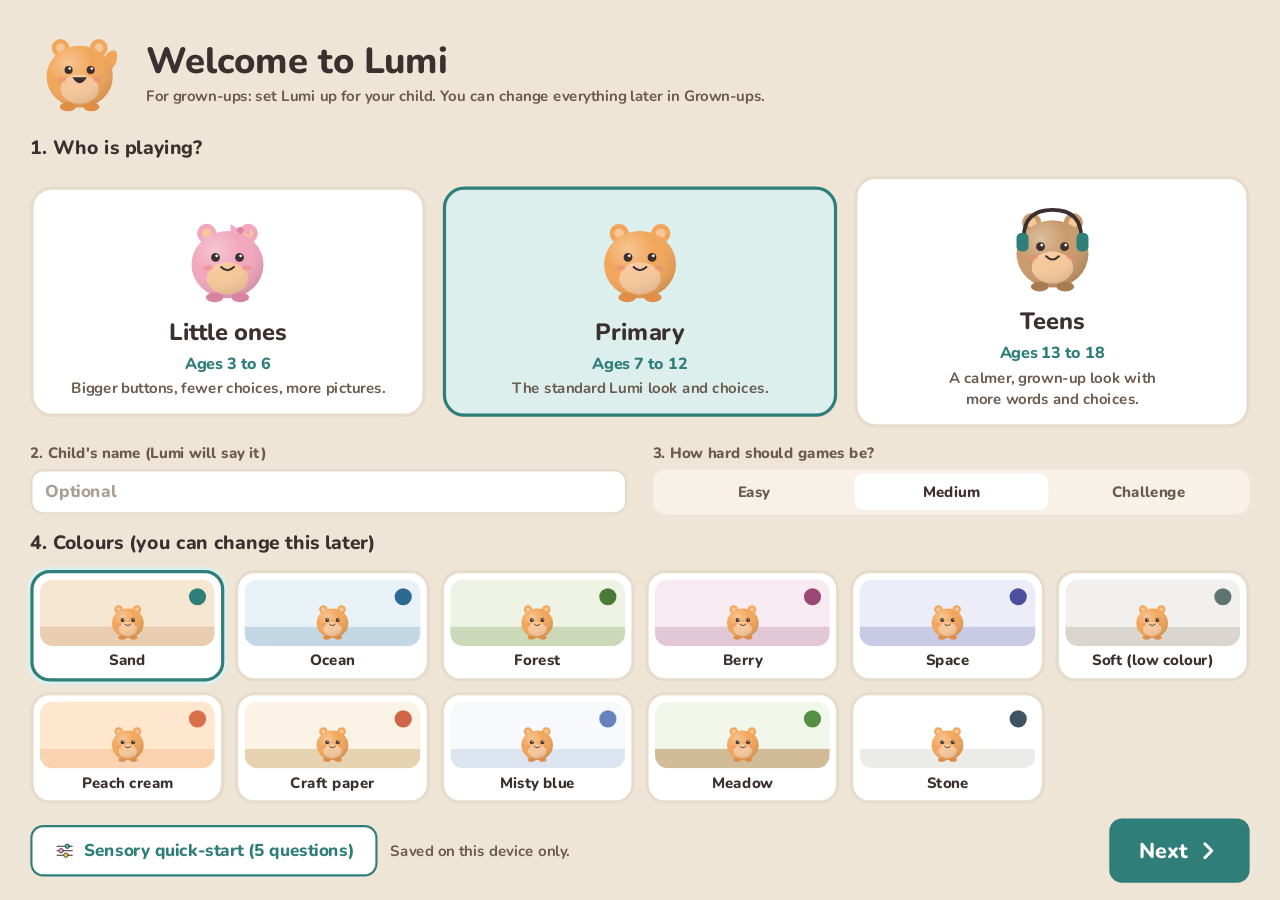
<file: index.html>
<!doctype html>
<html lang="en">
<head>
  <meta charset="utf-8">
  <meta name="viewport" content="width=device-width, initial-scale=1, maximum-scale=1, user-scalable=no, viewport-fit=cover">
  <meta name="apple-mobile-web-app-capable" content="yes">
  <meta name="color-scheme" content="light">
  <meta name="theme-color" content="#FFF1E2">
  <meta name="apple-mobile-web-app-title" content="Lumi">
  <meta name="apple-mobile-web-app-status-bar-style" content="default">
  <link rel="manifest" href="manifest.webmanifest">
  <link rel="icon" type="image/png" sizes="192x192" href="icons/icon-192.png">
  <link rel="apple-touch-icon" href="icons/icon-180.png">
  <title>Lumi</title>
  <link rel="preload" href="fonts/Nunito-Variable.ttf" as="font" type="font/ttf" crossorigin>
  <link rel="stylesheet" href="css/fonts.css">
  <link rel="stylesheet" href="css/styles.css">
  <link rel="stylesheet" href="css/games-life.css">
  <link rel="stylesheet" href="css/intro.css">
  <link rel="stylesheet" href="css/music.css">
  <link rel="stylesheet" href="css/art.css">
  <link rel="stylesheet" href="css/garden.css">
  <link rel="stylesheet" href="css/support.css">
  <link rel="stylesheet" href="css/toolkit.css">
  <link rel="stylesheet" href="css/calmplus.css">
  <link rel="stylesheet" href="css/games-fun.css">
  <link rel="stylesheet" href="css/rhythm-kitchen.css">
  <link rel="stylesheet" href="css/games-adventure.css">
  <link rel="stylesheet" href="css/teamgames.css">
  <link rel="stylesheet" href="css/tg-little.css">
  <link rel="stylesheet" href="css/tg-primary.css">
  <link rel="stylesheet" href="css/tg-teen.css">
  <link rel="stylesheet" href="css/chat.css">
  <link rel="stylesheet" href="css/story-care.css">
  <link rel="stylesheet" href="css/story-out.css">
  <link rel="stylesheet" href="css/story-school.css">
<link rel="stylesheet" href="css/story-life.css">
  <link rel="stylesheet" href="css/learn.css">
  <link rel="stylesheet" href="css/learn-bath.css">
  <link rel="stylesheet" href="css/learn-bedroom.css">
  <link rel="stylesheet" href="css/learn-life.css">
</head>
<body>
  <!-- The game is drawn on a fixed 1194 x 834 "tablet" stage that scales to fit any screen. -->
  <div id="viewport">
    <main id="stage" aria-label="Lumi">
      <div id="screen"></div>
      <div id="toast" aria-live="polite"></div>
    </main>
  </div>

  <!-- Plain scripts (no build step), loaded in this order. -->
  <script src="js/native.js"></script>
  <script src="js/icons.js"></script>
  <script src="js/pics.js"></script>
  <script src="js/pics-food.js"></script>
  <script src="js/pics-things.js"></script>
  <script src="js/pics-symbols.js"></script>
  <script src="js/lumi.js"></script>
  <script src="js/data.js"></script>
  <script src="js/agepacks.js"></script>
  <script src="js/audio.js"></script>
  <script src="js/app.js"></script>
  <script src="js/people.js"></script>
  <script src="js/kid.js"></script>
  <script src="js/routinegames.js"></script>
  <script src="js/daygames.js"></script>
  <script src="js/nownext.js"></script>
  <script src="js/familiar.js"></script>
  <script src="js/quickstart.js"></script>
  <!-- feature files add their screens to the app -->
  <script src="js/aac.js"></script>
  <script src="js/play.js"></script>
  <script src="js/games-more.js"></script>
  <script src="js/games-life.js"></script>
  <script src="js/games-fun.js"></script>
  <script src="js/games-adventure.js"></script>
  <script src="js/learn.js"></script>
  <script src="js/pet.js"></script>
<script src="js/rugs.js"></script>
  <script src="js/roomstyle.js"></script>
  <script src="js/together.js"></script>
  <script src="js/stories.js"></script>
  <script src="js/story-hawker.js"></script>
  <script src="js/story-care.js"></script>
  <script src="js/story-out.js"></script>
  <script src="js/story-school.js"></script>
<script src="js/story-life.js"></script>
  <script src="js/learn-teeth.js"></script>
  <script src="js/learn-bath.js"></script>
  <script src="js/learn-bedroom.js"></script>
  <script src="js/learn-life.js"></script>
  <script src="js/story-me.js"></script>
  <script src="js/story-paths.js"></script>
  <script src="js/teamgames.js"></script>
  <script src="js/tg-little.js"></script>
  <script src="js/tg-primary.js"></script>
  <script src="js/tg-teen.js"></script>
  <script src="js/chat.js"></script>
  <script src="js/movebreak.js"></script>
  <script src="js/caregiver.js"></script>
  <script src="js/lang.js"></script>
  <script src="js/comingup.js"></script>
  <script src="js/offline.js"></script>
  <script src="js/appicons.js"></script>
  <script src="js/store.js"></script>
  <script src="js/profiles.js"></script>
  <script src="js/waitgame.js"></script>
  <script src="js/feelchart.js"></script>
  <script src="js/focus.js"></script>
  <script src="js/grownups-plus.js"></script>
  <script src="js/music.js"></script>
  <script src="js/art.js"></script>
  <script src="js/art-pages.js"></script>
  <script src="js/garden.js"></script>
  <script src="js/support.js"></script>
  <script src="js/toolkit.js"></script>
  <script src="js/calmplus.js"></script>
  <script src="js/narrator.js"></script>
  <script src="js/everyday.js"></script>
  <script src="js/access.js"></script>
  <script src="js/fittext.js"></script>
  <script src="js/rhythm-kitchen.js"></script>
  <script src="js/intro.js"></script>
  <script src="js/main.js"></script>
</body>
</html>
</file>
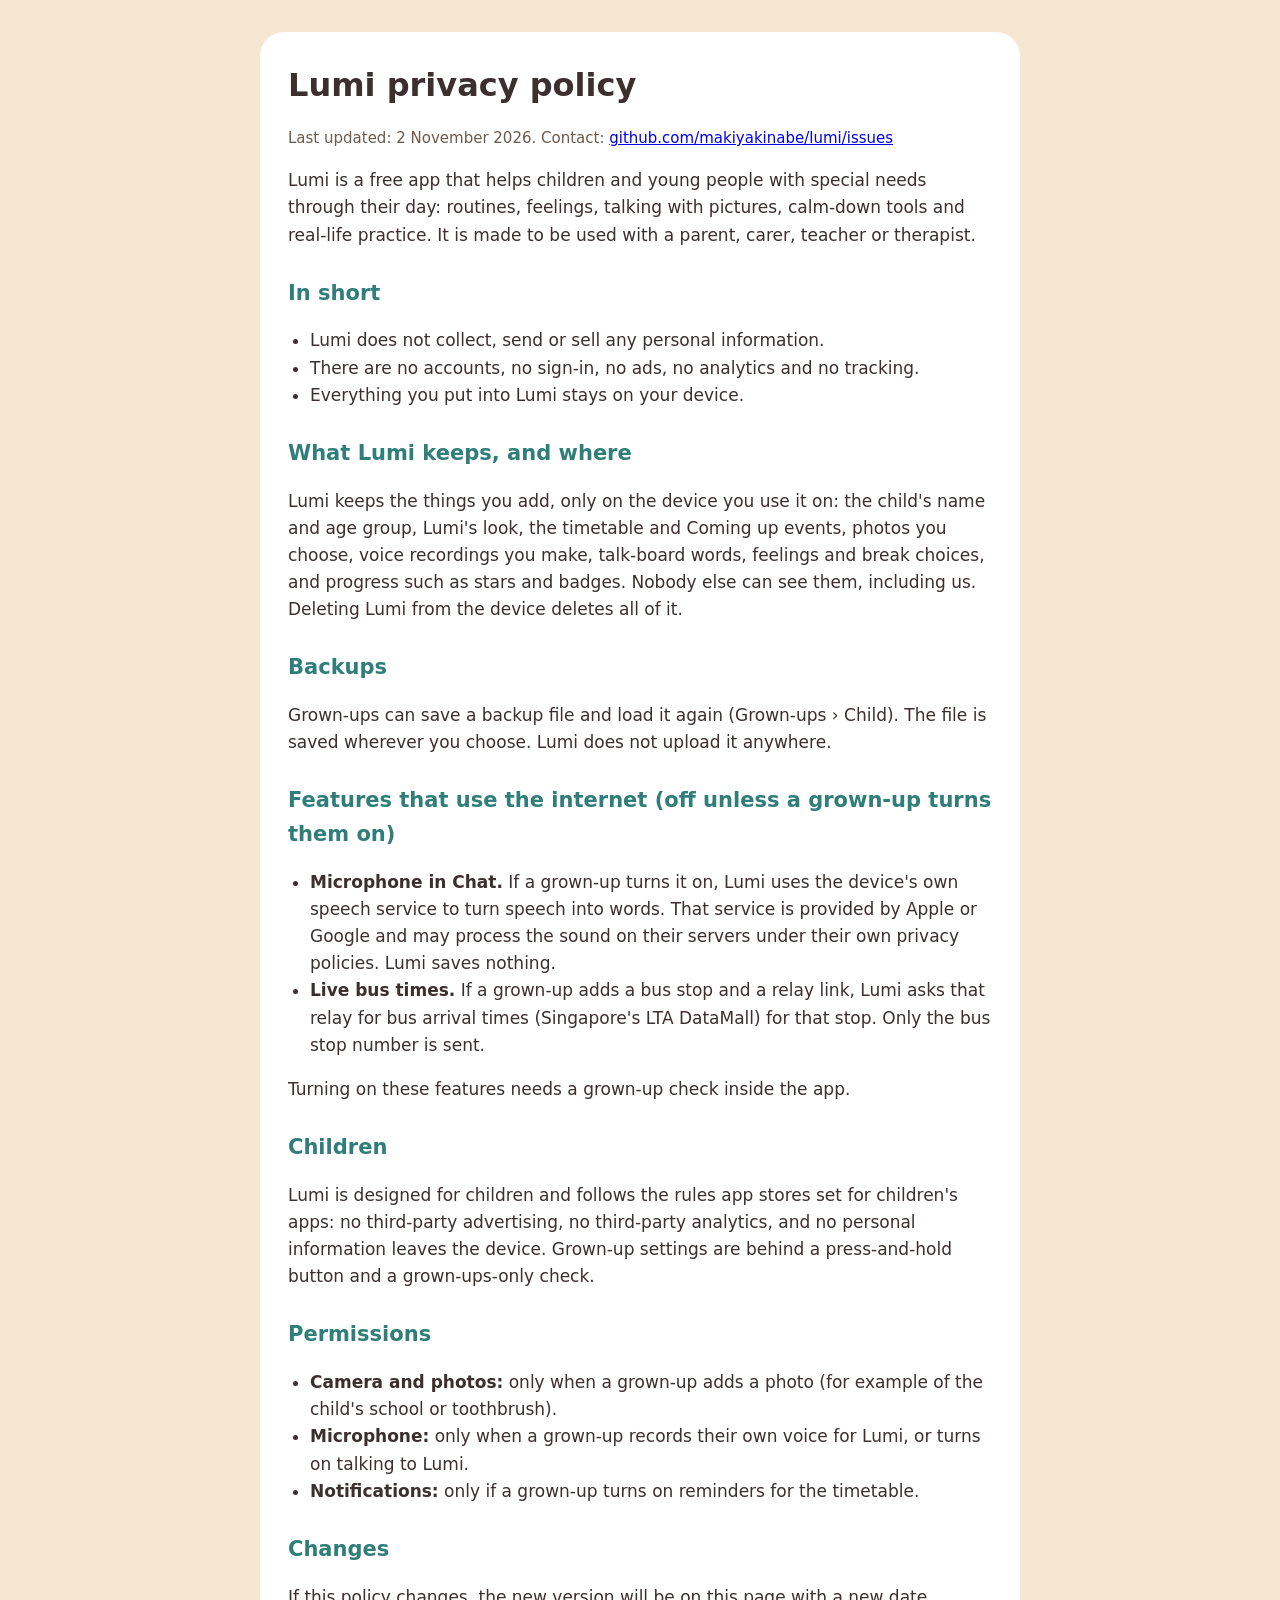
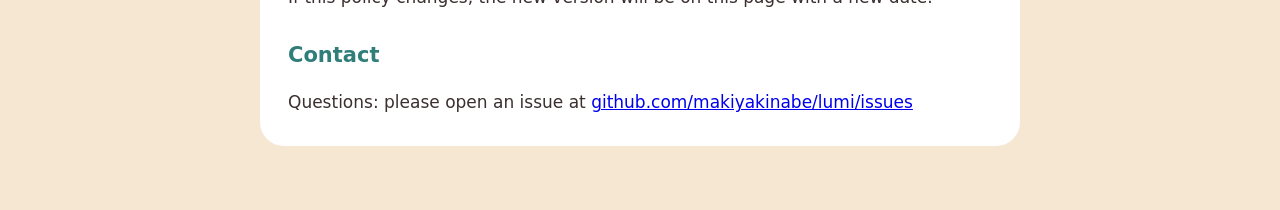
<file: privacy.html>
<!doctype html>
<html lang="en">
<head>
<meta charset="utf-8">
<meta name="viewport" content="width=device-width, initial-scale=1">
<title>Lumi privacy policy</title>
<style>
  :root { --ink: #3B2F2F; --muted: #6B5A4E; --bg: #F6E7D3; --card: #FFFFFF; --teal: #2F7E79; }
  body { margin: 0; background: var(--bg); color: var(--ink); font: 17px/1.6 ui-rounded, 'SF Pro Rounded', 'Segoe UI', system-ui, sans-serif; }
  main { max-width: 760px; margin: 0 auto; padding: 32px 20px 64px; }
  .card { background: var(--card); border-radius: 24px; padding: 28px 28px 12px; }
  h1 { font-size: 32px; margin: 0 0 4px; }
  h2 { font-size: 21px; margin: 28px 0 6px; color: var(--teal); }
  p, li { color: var(--ink); }
  .muted { color: var(--muted); font-size: 15px; }
  ul { padding-left: 22px; }
</style>
</head>
<body>
<main>
<div class="card">
<h1>Lumi privacy policy</h1>
<p class="muted">Last updated: 2 November 2026. Contact: <a href="https://github.com/makiyakinabe/lumi/issues">github.com/makiyakinabe/lumi/issues</a></p>

<p>Lumi is a free app that helps children and young people with special needs through their day: routines, feelings, talking with pictures, calm-down tools and real-life practice. It is made to be used with a parent, carer, teacher or therapist.</p>

<h2>In short</h2>
<ul>
  <li>Lumi does not collect, send or sell any personal information.</li>
  <li>There are no accounts, no sign-in, no ads, no analytics and no tracking.</li>
  <li>Everything you put into Lumi stays on your device.</li>
</ul>

<h2>What Lumi keeps, and where</h2>
<p>Lumi keeps the things you add, only on the device you use it on: the child's name and age group, Lumi's look, the timetable and Coming up events, photos you choose, voice recordings you make, talk-board words, feelings and break choices, and progress such as stars and badges. Nobody else can see them, including us. Deleting Lumi from the device deletes all of it.</p>

<h2>Backups</h2>
<p>Grown-ups can save a backup file and load it again (Grown-ups › Child). The file is saved wherever you choose. Lumi does not upload it anywhere.</p>

<h2>Features that use the internet (off unless a grown-up turns them on)</h2>
<ul>
  <li><b>Microphone in Chat.</b> If a grown-up turns it on, Lumi uses the device's own speech service to turn speech into words. That service is provided by Apple or Google and may process the sound on their servers under their own privacy policies. Lumi saves nothing.</li>
  <li><b>Live bus times.</b> If a grown-up adds a bus stop and a relay link, Lumi asks that relay for bus arrival times (Singapore's LTA DataMall) for that stop. Only the bus stop number is sent.</li>
</ul>
<p>Turning on these features needs a grown-up check inside the app.</p>

<h2>Children</h2>
<p>Lumi is designed for children and follows the rules app stores set for children's apps: no third-party advertising, no third-party analytics, and no personal information leaves the device. Grown-up settings are behind a press-and-hold button and a grown-ups-only check.</p>

<h2>Permissions</h2>
<ul>
  <li><b>Camera and photos:</b> only when a grown-up adds a photo (for example of the child's school or toothbrush).</li>
  <li><b>Microphone:</b> only when a grown-up records their own voice for Lumi, or turns on talking to Lumi.</li>
  <li><b>Notifications:</b> only if a grown-up turns on reminders for the timetable.</li>
</ul>

<h2>Changes</h2>
<p>If this policy changes, the new version will be on this page with a new date.</p>

<h2>Contact</h2>
<p>Questions: please open an issue at <a href="https://github.com/makiyakinabe/lumi/issues">github.com/makiyakinabe/lumi/issues</a></p>
</div>
</main>
</body>
</html>
</file>
<file: css/fonts.css>
/* fonts.css: Lumi's one font, Nunito, kept inside the app (nothing is loaded from the internet, for children's
   privacy). fonts/Nunito-Variable.ttf is the variable font from Google Fonts (SIL Open Font License, fonts/OFL.txt),
   so every device shows the same letters at the same size. */
@font-face {
  font-family: 'Nunito';
  font-style: normal;
  font-weight: 200 1000;
  font-display: swap;
  src: url('../fonts/Nunito-Variable.ttf') format('truetype');
}
</file>
<file: css/styles.css>
/*
  styles.css
  Lumi brand tokens and every screen's layout.
  The game is designed on a 1194 x 834 tablet "stage" (11-inch iPad, landscape) that scales to fit.
*/

/* ------------------------------------------------------------ brand tokens */
:root {
  --bg: #E8D9C5;          /* app background */
  --surface-200: #F6E7D3; /* scene panels */
  --surface-300: #E8CDB0; /* floors */
  --card: #FFFFFF;
  --border: #D6C4A8;
  --ink: #3B2F2F;
  --muted: #6B5A4E;
  --teal: #2F7E79;        /* the one main action per screen */
  --teal-dark: #235F5B;
  --teal-soft: #DCEFED;
  --orange: #F2A65A;      /* Lumi only */
  --spark: #F4D35E;
  --gold: #F4B400;
  --star-tint: #FFF1C2;
  --night: #33406A;
  --calm: #EEF1FA;
  --feel: #7E64C8;
  --q: #C98A1E;
  --changed: #E09A2E;
  --changed-tint: #FDECC8;
  --green: #4F8A3F;
  --green-tint: #E7F3E1;
  --r-sm: 12px;
  --r-md: 24px;
  --r-lg: 32px;
}

* { box-sizing: border-box; }

html, body {
  margin: 0;
  height: 100%;
  overflow: hidden;
  background: #F6E7D3;
  font-family: 'Nunito', ui-rounded, 'SF Pro Rounded', 'Segoe UI Rounded', 'Varela Round', system-ui, sans-serif;
  font-weight: 800;
  color: var(--ink);
  -webkit-tap-highlight-color: transparent;
  -webkit-user-select: none;
  user-select: none;
  touch-action: manipulation;
}

/* The stage fills the screen edge to edge (app.js fit() sets its size to the screen's shape); the notch and
   the home bar are kept clear, and the strip around them takes the colour of the current screen. */
#viewport {
  position: fixed; inset: 0; display: flex; align-items: center; justify-content: center;
  padding: env(safe-area-inset-top, 0px) env(safe-area-inset-right, 0px) env(safe-area-inset-bottom, 0px) env(safe-area-inset-left, 0px);
}
body { transition: background-color 0.3s ease; }
/* no lonely word on the last line: short labels are balanced, longer text avoids a single word on its own line */
#stage { text-wrap: pretty; }
#stage button, #stage b, #stage h1, #stage h2, #stage h3, #stage .label, #stage .sx-bubble, #stage .sx-choice span { text-wrap: balance; }
#stage {
  position: relative;
  flex: none;
  width: 1194px;
  height: 834px;
  overflow: hidden;
  border-radius: 0;
  background: var(--bg);
  transform-origin: center center;
}
#screen { position: absolute; inset: 0; }

/* Phones: a little room above the home bar */
html.is-phone #viewport { padding-bottom: max(env(safe-area-inset-bottom, 0px), 6px); }
#turnPhone { display: none; }
html.turn-me #viewport { visibility: hidden; }
html.turn-me #turnPhone {
  display: flex; position: fixed; inset: 0; z-index: 50; flex-direction: column; align-items: center; justify-content: center; gap: 18px;
  background: #F6E7D3; color: var(--ink); text-align: center; padding: 24px;
}
#turnPhone .tp-word { font-size: clamp(28px, 5vmin, 56px); line-height: 1.2; font-weight: 900; }
#turnPhone .tp-pic svg { width: clamp(150px, 28vmin, 320px); height: auto; }
#turnPhone .tp-phone { transform-origin: 60px 60px; animation: tpTurn 3.2s ease-in-out infinite; }
@keyframes tpTurn { 0%, 30% { transform: none; } 55%, 85% { transform: rotate(-90deg); } 100% { transform: none; } }
@media (prefers-reduced-motion: reduce) { #turnPhone .tp-phone { animation: none; transform: rotate(-90deg); } }

button {
  font: inherit;
  color: inherit;
  cursor: pointer;
  border: none;
  background: none;
  padding: 0;
  -webkit-user-select: none;
  user-select: none;
}
button:focus-visible, input:focus-visible { outline: 4px solid var(--teal); outline-offset: 3px; }
button:disabled { opacity: 0.35; cursor: default; }
.sr-only { position: absolute; width: 1px; height: 1px; overflow: hidden; clip-path: inset(50%); white-space: nowrap; margin: 0; }

/* ------------------------------------------------------------ layout helpers */
.screen { position: absolute; inset: 0; padding: 28px 40px; display: flex; flex-direction: column; gap: 20px; animation: fadeIn 0.35s ease; }
.screen.tight { gap: 16px; }
.row { display: flex; align-items: center; }
.col { display: flex; flex-direction: column; }
.row.between { justify-content: space-between; }
.row.center { justify-content: center; }
.col.center { align-items: center; justify-content: center; }
.col.between { justify-content: space-between; }
.grow { flex: 1; min-width: 0; min-height: 0; }
.screen > .row.grow { align-items: stretch; }
.gap4 { gap: 4px; } .gap8 { gap: 8px; } .gap12 { gap: 12px; } .gap16 { gap: 16px; } .gap24 { gap: 24px; } .gap40 { gap: 40px; }
.label { font-size: 22px; }
.small { font-size: 18px; }
.left { text-align: left; }
.ic { flex: none; display: block; }
.ic-amber { color: var(--q); } .ic-blue { color: #5E8FC4; } .ic-green { color: #3C6E30; } .ic-muted { color: var(--muted); }

/* ------------------------------------------------------------ shared controls */
.icon-btn {
  width: 56px; height: 56px; flex: none;
  display: flex; align-items: center; justify-content: center;
  border-radius: 18px; border: 2px solid var(--border); background: var(--card);
}
.icon-btn.sm { width: 52px; height: 48px; border-radius: 16px; }
.icon-btn.lg { width: 76px; height: 76px; border-radius: 22px; }
.speak-btn { flex: none; display: flex; align-items: center; justify-content: center; border-radius: 50%; background: var(--teal-soft); color: var(--teal); }
.stars { display: flex; align-items: center; gap: 10px; height: 56px; padding: 0 22px; border-radius: 28px; background: var(--star-tint); font-size: 24px; color: #6E5000; }
button.stars { gap: 8px; }
.primary {
  display: flex; align-items: center; justify-content: center; gap: 14px;
  height: 84px; padding: 0 32px; border-radius: 28px;
  background: var(--teal); color: #fff; font-size: 30px;
  transition: transform 0.15s ease;
}
.primary.big { font-size: 38px; border-radius: 32px; }
.primary.faded { opacity: 0.4; }
.primary:active, .tile:active, .symbol:active, .feel-card:active, .opt:active, .item-tile:active { transform: scale(0.96); }
.pulse { animation: pulse 1.6s ease-in-out infinite; }
.hint-ring { outline: 7px solid #DCD1F4; outline-offset: 5px; animation: pulse 1.4s ease-in-out infinite; }
.round-btn { width: 68px; height: 68px; border-radius: 50%; border: 3px solid; display: flex; align-items: center; justify-content: center; }

.tile { display: flex; flex-direction: column; align-items: center; justify-content: center; gap: 8px; border-radius: var(--r-lg); background: var(--card); border: 3px solid var(--border); font-size: 22px; }
.home-tile { flex: 1; height: 120px; }

.panel { position: relative; overflow: hidden; border-radius: var(--r-lg); background: var(--surface-200); }
.card { background: var(--card); border-radius: var(--r-lg); }
.scene .floor { position: absolute; left: 0; right: 0; bottom: 0; height: 26%; background: var(--surface-300); }
.lumi-pos { position: absolute; line-height: 0; }
.lumi-pos-static { line-height: 0; }
.bob { animation: bob 3.2s ease-in-out infinite; }
.hop { animation: hop 0.6s ease-out 2; }
.rug { position: absolute; border-radius: 50%; background: var(--spark); }
.decor { position: absolute; line-height: 0; }
.decor svg { width: 100%; height: auto; }
.window { position: absolute; left: 8%; top: 9%; width: 200px; height: 150px; border-radius: 24px; background: #CFE6F5; border: 10px solid #fff; overflow: hidden; }
.window-sun { position: absolute; right: 20px; top: 18px; width: 50px; height: 50px; border-radius: 50%; background: var(--spark); }
.window-cloud { position: absolute; left: 22px; bottom: 22px; width: 84px; height: 30px; border-radius: 15px; background: #fff; }
.bubble { position: absolute; padding: 16px; border-radius: 28px; background: #fff; }
.hold-btn { position: relative; z-index: 0; overflow: hidden; }
.hold-fill { position: absolute; left: 0; bottom: 0; width: 100%; height: 0; background: var(--teal-soft); z-index: -1; }
.hold-btn .ic { position: relative; z-index: 1; color: var(--muted); }
.hold-btn.holding .hold-fill { height: 100%; transition: height 1.2s linear; }

.dots { display: flex; gap: 8px; align-items: center; }
.dot { display: inline-block; border-radius: 50%; background: #fff; border: 3px solid #C9B8A4; }
.dot.on { border-color: transparent; }
.big-num { font-size: 50px; line-height: 1; }
.big-num.sm { font-size: 34px; }

.bar { display: flex; align-items: center; gap: 16px; height: 104px; padding: 0 16px 0 24px; border-radius: var(--r-lg); background: var(--card); border: 2px solid #EFE3D2; flex: none; }
.time-chip { display: flex; align-items: center; gap: 8px; height: 48px; padding: 0 16px; border-radius: 24px; background: #F7F1E8; font-size: 22px; color: var(--muted); }
.mini-lumi { line-height: 0; }

.pills { display: flex; gap: 10px; }
.pill { width: 64px; height: 48px; border-radius: 24px; display: flex; align-items: center; justify-content: center; background: #fff; border: 2px solid var(--border); color: var(--muted); }
.pill.now { background: var(--teal); border-color: var(--teal); color: #fff; }
.pill.done { background: var(--green-tint); border-color: var(--green-tint); color: #3C6E30; }

.chip-white { position: absolute; display: flex; align-items: center; gap: 8px; height: 44px; padding: 0 16px; border-radius: 22px; background: #fff; font-size: 18px; color: var(--muted); }
.chip-white.static { position: static; }

/* ------------------------------------------------------------ routine */
.plan-strip { display: flex; align-items: center; gap: 12px; height: 140px; flex: none; }
.plan-card {
  position: relative; flex: 1; height: 128px;
  display: flex; flex-direction: column; align-items: center; justify-content: center; gap: 8px;
  border-radius: var(--r-md); background: #fff; border: 3px solid #CFE6C8; color: var(--muted); font-size: 22px;
}
.plan-card.next { border: 3px dashed #D9C9B4; }
.plan-card.now { border: 5px solid var(--teal); color: var(--ink); height: 138px; }
.plan-card.changed { border: 5px solid var(--changed); background: #FFFBF0; color: var(--ink); height: 138px; }
.plan-ic { color: var(--muted); }
.plan-card.now .plan-ic, .plan-card.changed .plan-ic { color: var(--ink); }
.badge { position: absolute; display: flex; align-items: center; justify-content: center; border-radius: 50%; }
.done-badge { top: -12px; right: -10px; width: 36px; height: 36px; background: var(--green); color: #fff; }
.change-badge { top: -24px; left: 50%; margin-left: -24px; width: 48px; height: 48px; background: var(--changed-tint); border: 3px solid var(--changed); color: #6E4300; }
.chev { color: #C9B8A4; }
.more-steps { flex: none; width: 56px; height: 56px; border-radius: 50%; display: flex; align-items: center; justify-content: center; background: #fff; color: var(--muted); font-size: 20px; }

.rail { width: 112px; display: flex; flex-direction: column; align-items: center; justify-content: center; gap: 20px; flex: none; }
.rail-btn { display: flex; flex-direction: column; align-items: center; gap: 6px; font-size: 18px; }
.rail-circle { width: 84px; height: 84px; border-radius: 50%; border: 3px solid; display: flex; align-items: center; justify-content: center; }

.step-picture { position: absolute; left: 7%; top: 9%; width: 400px; height: 300px; border-radius: var(--r-lg); background: #fff; display: flex; align-items: center; justify-content: center; }
.step-ic { color: var(--muted); line-height: 0; }
.sparkle { position: absolute; width: 90px; height: 90px; display: flex; align-items: center; justify-content: center; animation: twinkle 1.8s ease-in-out infinite; }
.sparkle:nth-of-type(2) { animation-delay: 0.4s; }
.sparkle:nth-of-type(3) { animation-delay: 0.8s; }
.done-pic { border: 5px solid var(--green); }
.big-check { position: absolute; right: -24px; top: -24px; width: 120px; height: 120px; border-radius: 50%; background: var(--green); color: #fff; display: flex; align-items: center; justify-content: center; animation: popIn 0.4s ease-out; }

.sky-cloud { position: absolute; width: 120px; height: 40px; border-radius: 20px; background: #fff; }
.sky-cloud::before { content: ''; position: absolute; left: 28px; top: -20px; width: 60px; height: 50px; border-radius: 50%; background: #fff; }
.drop { position: absolute; top: -40px; width: 4px; height: 26px; border-radius: 2px; background: #6F98C2; opacity: 0.7; animation: fall 1.1s linear infinite; }
.bus-stop { position: absolute; left: 9%; top: 15%; display: flex; flex-direction: column; align-items: center; }
.bus-sign { width: 140px; height: 92px; border-radius: 20px; background: var(--teal); color: #fff; display: flex; align-items: center; justify-content: center; }
.bus-pole { width: 12px; height: 170px; border-radius: 6px; background: #6B7A80; }
.bench { position: absolute; left: 27%; bottom: 25%; width: 190px; height: 18px; border-radius: 9px; background: #A07855; }
.thought { position: absolute; display: flex; align-items: center; gap: 16px; padding: 22px 26px; border-radius: var(--r-lg); background: #fff; }
.thought-dot { position: absolute; width: 26px; height: 26px; border-radius: 50%; background: #fff; }
.thought-dot.sm { width: 16px; height: 16px; }

/* ------------------------------------------------------------ feelings */
.qmark { width: 56px; height: 56px; border-radius: 50%; background: #F1ECFB; border: 3px solid var(--feel); display: flex; align-items: center; justify-content: center; font-size: 34px; color: #5B45A8;  line-height: 1; }
.feel-grid { display: grid; grid-template-columns: repeat(2, minmax(0, 1fr)); grid-template-rows: repeat(2, minmax(0, 1fr)); gap: 20px; }
.feel-card { display: flex; flex-direction: column; align-items: center; justify-content: center; gap: 12px; border-radius: var(--r-lg); border: 4px solid; font-size: 32px; transition: transform 0.15s ease; }
.feel-card.sel { border-width: 7px; outline: 7px solid #fff; outline-offset: -14px; }

/* ------------------------------------------------------------ talk */
.sentence { display: flex; align-items: center; gap: 12px; height: 112px; padding: 0 18px; border-radius: var(--r-lg); background: #fff; border: 2px solid #EFE3D2; flex: none; }
.chips { overflow-x: auto; }
.chip { flex: none; display: flex; align-items: center; gap: 10px; height: 76px; padding: 0 20px 0 12px; border-radius: 22px; border: 3px solid; font-size: 22px; }
.sentence-empty { color: #C9B8A4; padding-left: 8px; }
.say-btn { width: 112px; height: 76px; border-radius: 22px; background: var(--teal); color: #fff; display: flex; align-items: center; justify-content: center; }
.symbol-grid { display: grid; grid-template-columns: repeat(6, minmax(0, 1fr)); grid-template-rows: repeat(3, minmax(0, 1fr)); gap: 14px; }
.symbol { display: flex; flex-direction: column; align-items: center; justify-content: center; gap: 6px; border-radius: var(--r-md); border: 3px solid; font-size: 21px; line-height: 1.1; text-align: center; transition: transform 0.15s ease; }
.symbol.sel { border-width: 6px; }
.reply { display: flex; align-items: center; gap: 12px; height: 80px; padding: 0 26px 0 18px; border-radius: var(--r-lg); background: #fff; border: 2px dashed #D9C9B4; }
.reply.shown { border: 3px solid var(--green); animation: popIn 0.35s ease-out; }
.typing { display: flex; gap: 6px; }
.typing i { width: 10px; height: 10px; border-radius: 50%; background: #C9B8A4; animation: typing 1.2s infinite; }
.typing i:nth-child(2) { animation-delay: 0.2s; } .typing i:nth-child(3) { animation-delay: 0.4s; }

/* ------------------------------------------------------------ calm */
.calm-screen { background: var(--calm); overflow: hidden; }
.calm-screen > * { position: relative; z-index: 1; }
.calm-screen > .blob { position: absolute; z-index: 0; border-radius: 50%; opacity: 0.38; }
.calm-center { display: flex; align-items: center; justify-content: center; min-width: 360px; }
.balloon-box { display: flex; flex-direction: column; align-items: center; gap: 12px; }
.balloon { line-height: 0; transform-origin: 50% 80%; animation: breathe 8s ease-in-out infinite; }
.balloon.still { animation: none; transform: scale(0.88); }
.breath-word { font-size: 56px; color: #2B4566; height: 64px; }
.squeeze-ball { width: 260px; height: 260px; border-radius: 50%; background: #C9B6E4; border: 6px solid #7E64C8; display: flex; align-items: center; justify-content: center; transition: transform 0.7s ease; }
.squeeze-ball.squeezing { transform: scale(0.72, 0.62); }
.ball-face { line-height: 0; }
.count-row { display: flex; gap: 18px; }
.count-btn { width: 96px; height: 96px; border-radius: 50%; background: #fff; border: 4px solid #A9B4C6; font-size: 40px; color: #2B4566; }
.count-btn.next { border-color: var(--teal); animation: pulse 1.6s ease-in-out infinite; }
.count-btn.on { background: var(--teal); border-color: var(--teal); color: #fff; }
.bell { width: 96px; height: 120px; border-radius: 48px 48px 24px 24px; color: #fff; display: flex; align-items: center; justify-content: center; }
.bell.ring { animation: ring 0.6s ease; }
.tool { width: 88px; height: 80px; border-radius: 28px; background: #fff; border: 3px solid #D9D2EE; color: #5B45A8; display: flex; align-items: center; justify-content: center; }
.tool.on { background: var(--teal); border-color: var(--teal); color: #fff; }

/* ------------------------------------------------------------ end of day */
.night { background: var(--night); color: #FFF8EE; }
.night > * { position: relative; z-index: 1; }
.star-dot { position: absolute !important; width: 8px; height: 8px; border-radius: 50%; background: #FFE9A8; z-index: 0; animation: twinkle 2.4s ease-in-out infinite; }
.moon { position: absolute !important; right: 70px; top: 40px; width: 110px; height: 110px; border-radius: 50%; box-shadow: 26px -8px 0 0 #FFF1C2; z-index: 0; }
.bedroom { width: 470px; background: #46548A; }
.bed-head { position: absolute; left: 50px; bottom: 40px; width: 30px; height: 200px; border-radius: 14px; background: #C9A27E; }
.bed-foot { position: absolute; right: 50px; bottom: 40px; width: 30px; height: 140px; border-radius: 14px; background: #C9A27E; }
.bed-base { position: absolute; left: 60px; right: 60px; bottom: 60px; height: 110px; border-radius: 28px; background: #8EB8E5; }
.pillow { position: absolute; left: 70px; bottom: 150px; width: 120px; height: 60px; border-radius: 24px; background: #fff; }
.blanket { position: absolute; left: 70px; right: 70px; bottom: 60px; height: 96px; border-radius: 28px 28px 20px 20px; background: #B9A6E0; }
.zz { position: absolute; color: #FFF1C2; animation: float 2.6s ease-in-out infinite; }
.sticker { position: relative; width: 150px; height: 150px; animation: popIn 0.5s ease-out both; }
.sticker:nth-child(2) { animation-delay: 0.25s; } .sticker:nth-child(3) { animation-delay: 0.5s; }
.sticker-face { width: 150px; height: 150px; border-radius: 50%; border: 6px solid #fff; display: flex; align-items: center; justify-content: center; }
.plus1 { position: absolute; right: -8px; top: -8px; width: 50px; height: 50px; border-radius: 50%; background: var(--spark); color: #6E5000; font-size: 20px; display: flex; align-items: center; justify-content: center; }
.gift-box { line-height: 0; }
.gift-open { width: 220px; height: 220px; border-radius: 50%; background: #FFF1C2; display: flex; align-items: center; justify-content: center; animation: popIn 0.5s ease-out; }
.wiggle { animation: wiggle 2.2s ease-in-out infinite; }
.night-btn { width: 200px; height: 110px; border-radius: var(--r-lg); background: #46548A; color: #FFF1C2; display: flex; align-items: center; justify-content: center; }
.gift-btn { flex: 1; height: 110px; border-radius: var(--r-lg); background: var(--spark); color: var(--ink); font-size: 36px; display: flex; align-items: center; justify-content: center; gap: 16px; }

/* ------------------------------------------------------------ room and shop */
.tab { flex: 1; height: 64px; border-radius: 22px; background: #fff; border: 2px solid var(--border); color: var(--muted); display: flex; align-items: center; justify-content: center; }
.tab.on { background: var(--teal); border-color: var(--teal); color: #fff; }
.item-grid { display: grid; grid-template-columns: repeat(3, minmax(0, 1fr)); grid-auto-rows: 150px; gap: 12px; align-content: start; }
.shop-grid { grid-template-rows: repeat(3, minmax(0, 1fr)); grid-auto-rows: auto; }
.item-tile { display: flex; flex-direction: column; align-items: center; justify-content: center; gap: 8px; border-radius: var(--r-md); background: #fff; border: 3px solid #F3DDA0; transition: transform 0.15s ease; }
.item-tile.owned { border-color: #CFE6C8; }
.item-tile.locked { background: #F6EFE4; border-style: dashed; border-color: #C9B8A4; }
.item-tile.locked .item-art { opacity: 0.55; }
.item-tile.sel { border: 5px solid var(--teal); }
.item-art { line-height: 0; }
.price { display: flex; align-items: center; gap: 4px; font-size: 22px; color: #6E5000; }
.price.grey { color: var(--muted); }
.buy-bar { display: flex; align-items: center; gap: 16px; height: 100px; padding: 0 14px 0 20px; border-radius: var(--r-md); background: #fff; border: 3px solid var(--teal); }
.goal { display: flex; align-items: center; gap: 14px; height: 100px; padding: 0 18px; border-radius: var(--r-md); background: #fff; border: 3px solid #CFE6C8; }
.goal-ic { width: 64px; height: 64px; border-radius: 18px; background: var(--green-tint); display: flex; align-items: center; justify-content: center; }
.bar-track { height: 22px; border-radius: 11px; background: #EFE3D2; overflow: hidden; }
.bar-fill { height: 100%; border-radius: 11px; background: var(--green); transition: width 0.6s ease; }
.earned { width: 290px; padding: 18px; border-radius: var(--r-lg); background: #fff; }
.badge-card { flex: 1; display: flex; flex-direction: column; justify-content: center; gap: 10px; padding: 14px; border-radius: var(--r-md); background: #FAF4EA; border: 3px dashed #C9B8A4; }
.badge-card.done { background: var(--green-tint); border: 3px solid var(--green); }
.badge-ic { width: 64px; height: 64px; border-radius: 50%; background: #FDECC8; display: flex; align-items: center; justify-content: center; }

/* ------------------------------------------------------------ dress up */
.dress-stage { width: 520px; padding: 22px; display: flex; flex-direction: column; align-items: center; justify-content: space-between; }
.saved-look { width: 72px; height: 72px; border-radius: 50%; background: #fff; border: 3px solid var(--border); display: flex; align-items: center; justify-content: center; overflow: hidden; }
.saved-look.empty { border-style: dashed; color: var(--muted); }
.saved-look.save { background: #FBEAF0; border-color: #F2A7BE; color: #C2577A; }
.dress-row { display: flex; align-items: center; gap: 12px; height: 80px; padding: 0 12px; border-radius: 22px; background: #fff; flex: none; }
.row-ic { width: 52px; height: 52px; border-radius: 16px; background: var(--surface-200); display: flex; align-items: center; justify-content: center; flex: none; color: var(--muted); }
.opts { display: flex; gap: 10px; overflow-x: auto; padding: 4px 2px; scrollbar-width: thin; }
.opt { flex: none; width: 80px; height: 64px; border-radius: 20px; background: #fff; border: 4px solid var(--bg); display: flex; align-items: center; justify-content: center; transition: transform 0.15s ease; }
.opt.on { border-color: var(--teal); background: #F2FAF8; }
.swatch { flex: none; width: 64px; height: 64px; border-radius: 50%; border: 5px solid #fff; outline: 3px solid var(--bg); }
.swatch.on { outline: 4px solid var(--teal); }
.draw-link { flex: 1; min-height: 60px; display: flex; align-items: center; justify-content: center; gap: 14px; border-radius: 22px; border: 3px dashed var(--feel); background: #F1ECFB; color: #5B45A8; font-size: 26px; }

/* ------------------------------------------------------------ draw */
.draw-tools { width: 112px; padding: 16px 0; border-radius: var(--r-lg); background: #fff; display: flex; flex-direction: column; align-items: center; gap: 10px; flex: none; }
.draw-tool { width: 80px; height: 60px; border-radius: 20px; border: 3px solid var(--bg); background: #fff; display: flex; align-items: center; justify-content: center; color: var(--ink); }
.draw-tool.on { border: 4px solid var(--teal); background: #F2FAF8; }
.brush-dot { display: block; border-radius: 50%; background: var(--ink); }
.tool-sep { width: 60px; height: 3px; border-radius: 2px; background: var(--bg); }
.canvas-wrap { display: flex; align-items: center; justify-content: center; }
.canvas-box { position: relative; width: 520px; height: 440px; }
#drawCanvas { position: absolute; inset: 0; touch-action: none; cursor: crosshair; }
.shirt-outline { position: absolute; inset: 0; pointer-events: none; }
.color-grid { display: grid; grid-template-columns: repeat(2, minmax(0, 1fr)); gap: 12px; padding: 18px; border-radius: var(--r-lg); background: #fff; }
.draw-color { height: 60px; border-radius: 20px; border: 4px solid #fff; outline: 2px solid var(--bg); }
.draw-color.on { outline: 5px solid var(--ink); }

/* ------------------------------------------------------------ grown-up plan builder (smaller text is fine here) */
.grownup { background: #EFE5D6; gap: 16px; padding: 20px 28px 24px; font-weight: 700; }
.g-title { margin: 0; font-size: 26px; font-weight: 800; }
.g-sub { font-size: 14px; color: var(--muted); }
.g-btn { display: flex; align-items: center; gap: 8px; height: 48px; padding: 0 20px; border-radius: 12px; background: var(--teal); color: #fff; font-size: 16px; font-weight: 800; }
.g-btn.outline { background: #fff; color: var(--teal); border: 2px solid var(--teal); }
.g-btn.danger { background: #fff; color: #A33A2A; border: 2px solid #E7B4AA; width: 100%; justify-content: center; }
.g-panel { display: flex; flex-direction: column; gap: 10px; padding: 16px; border-radius: 22px; background: #fff; border: 2px solid #E6DCCB; min-height: 0; }
.g-h { margin: 0; font-size: 18px; font-weight: 800; }
.g-note { margin: 0; font-size: 14px; color: var(--muted); line-height: 1.4; }
.g-strong { font-size: 18px; font-weight: 800; }
.lib-grid { display: grid; grid-template-columns: repeat(2, minmax(0, 1fr)); gap: 8px; overflow-y: auto; }
.lib-card { display: flex; align-items: center; gap: 8px; height: 54px; padding: 0 8px; border-radius: 12px; background: #FFFBF4; border: 2px solid #EDE5D8; font-size: 14px; font-weight: 800; text-align: left; }
.lib-card > span:nth-child(2) { flex: 1; }
.lib-ic { width: 34px; height: 34px; border-radius: 10px; background: #F7F1E8; display: flex; align-items: center; justify-content: center; color: var(--muted); flex: none; }
.lib-ic.big { width: 44px; height: 44px; }
.lib-plus { color: var(--teal); }
.plan-list { overflow-y: auto; }
.plan-row { display: flex; align-items: center; gap: 6px; padding: 6px; border-radius: 16px; background: #FFFBF4; border: 2px solid #EDE5D8; }
.plan-row.sel { background: #E8F4F2; border: 3px solid var(--teal); }
.plan-row-main { flex: 1; display: flex; align-items: center; gap: 10px; min-height: 48px; font-size: 17px; font-weight: 800; }
.tag { display: flex; align-items: center; gap: 4px; height: 28px; padding: 0 10px; border-radius: 12px; background: #F7F1E8; color: var(--muted); font-size: 13px; font-weight: 800; }
.tag.amber { background: var(--changed-tint); color: #6E4300; }
.mini-btn { width: 36px; height: 36px; border-radius: 10px; display: flex; align-items: center; justify-content: center; color: var(--muted); }
.mini-btn.bordered { border: 2px solid #E3DACB; background: #fff; }
.g-field { display: flex; flex-direction: column; gap: 6px; font-size: 14px; font-weight: 800; color: var(--muted); }
.g-field.row { flex-direction: row; }
.g-field input { height: 42px; padding: 0 12px; border-radius: 12px; border: 2px solid #E3DACB; font: inherit; font-size: 16px; color: var(--ink); -webkit-user-select: text; user-select: text; }
.seg { display: flex; gap: 4px; padding: 4px; border-radius: 12px; background: #F7F1E8; }
.seg-opt { flex: 1; height: 34px; border-radius: 9px; font-size: 14px; font-weight: 800; color: var(--muted); }
.seg-opt.on { background: #fff; color: var(--ink); }
.check-row { display: flex; align-items: center; gap: 10px; min-height: 34px; font-size: 15px; font-weight: 700; color: var(--ink); text-align: left; }
.box { width: 22px; height: 22px; border-radius: 6px; border: 2px solid #9C8B7A; display: flex; align-items: center; justify-content: center; color: #fff; flex: none; }
.box.on { background: var(--teal); border-color: var(--teal); }

/* ------------------------------------------------------------ guide: glow + tapping hand that shows what to press next */
[hidden] { display: none !important; }
.muted { color: var(--muted); }
.wrap { flex-wrap: wrap; }
.gap6 { gap: 6px; }
.primary.soft { opacity: 0.55; }
.guide-glow { animation: glow 1.6s ease-in-out infinite; }
.sparkle.guide-glow, .gift-box.guide-glow, .squeeze-ball.guide-glow { animation: glowDrop 1.6s ease-in-out infinite; }
@keyframes glowDrop { 0%, 100% { filter: drop-shadow(0 0 0 rgba(244, 211, 94, 0)); } 50% { filter: drop-shadow(0 0 14px rgba(244, 180, 0, 0.95)); } }
#hand { position: absolute; z-index: 60; pointer-events: none; width: 96px; height: 96px; margin: -5px 0 0 -32px; filter: drop-shadow(0 6px 10px rgba(59, 47, 47, 0.3)); animation: tap 1.2s ease-in-out infinite; transform-origin: 32px 5px; }
#hand svg { display: block; }
#hand::before { content: ''; position: absolute; left: 32px; top: 5px; width: 70px; height: 70px; margin: -35px 0 0 -35px; border-radius: 50%; border: 5px solid #F4D35E; opacity: 0; animation: ripple 1.2s ease-out infinite; }
@keyframes ripple { 0%, 40% { transform: scale(0.2); opacity: 0; } 50% { opacity: 0.9; } 100% { transform: scale(1.2); opacity: 0; } }
@keyframes glow { 0%, 100% { box-shadow: 0 0 0 0 rgba(244, 211, 94, 0); } 50% { box-shadow: 0 0 0 10px rgba(244, 211, 94, 0.85), 0 0 26px 10px rgba(244, 211, 94, 0.55); } }
@keyframes tap { 0%, 100% { transform: translate(20px, 26px) rotate(-6deg); } 45%, 55% { transform: translate(0, 0) rotate(0) scale(0.92); } }
.back-btn { color: var(--ink); }
.step-photo { display: block; border-radius: 22%; object-fit: cover; }
.plan-card { gap: 4px; }
.plan-time { font-size: 15px; color: var(--muted); font-weight: 700; }
.day-badge { display: flex; align-items: center; gap: 10px; height: 52px; padding: 0 20px; border-radius: 26px; background: #fff; color: #4A78A8; font-size: 22px; }
.day-badge.sm { height: 44px; font-size: 18px; padding: 0 16px; color: var(--muted); }
.toast-g { font-size: 22px; background: var(--green-tint); border-color: #CFE6C8; color: #2F5A24; }

/* ------------------------------------------------------------ My day: now / next / today's timetable */
.now-card { position: relative; flex: 1; border-radius: var(--r-lg); border: 5px solid var(--teal); display: flex; flex-direction: column; align-items: center; justify-content: center; gap: 10px; padding: 24px; }
.now-art { color: var(--ink); line-height: 0; }
.now-name { font-size: 46px; }
.now-time { font-size: 24px; }
.when-chip { position: absolute; left: 20px; top: 20px; display: flex; align-items: center; gap: 8px; height: 44px; padding: 0 16px; border-radius: 22px; background: #fff; font-size: 20px; color: var(--muted); }
.when-chip.now { background: var(--teal); color: #fff; }
.next-card { position: relative; flex: 1; border-radius: var(--r-lg); border: 3px dashed #C9B8A4; display: flex; flex-direction: column; align-items: center; justify-content: center; gap: 6px; padding: 56px 16px 16px; }
.next-art { color: var(--ink); line-height: 0; }
.bar-track.wide { width: 70%; height: 18px; background: rgba(255, 255, 255, 0.75); }
.bar-fill.teal { background: var(--teal); }
.day-strip { flex: none; height: 132px; display: flex; gap: 10px; overflow-x: auto; padding: 6px 4px; scrollbar-width: none; }
.day-strip::-webkit-scrollbar { display: none; }
.day-chip { flex: none; width: 104px; display: flex; flex-direction: column; align-items: center; gap: 4px; padding: 8px 4px; border-radius: 20px; background: #fff; border: 3px solid transparent; }
.day-chip.past { opacity: 0.5; }
.day-chip.current { border-color: var(--teal); }
.day-time { font-size: 14px; color: var(--muted); font-weight: 700; white-space: nowrap; }
.day-art { position: relative; width: 56px; height: 56px; border-radius: 16px; display: flex; align-items: center; justify-content: center; color: var(--ink); }
.day-done { position: absolute; right: -8px; top: -8px; width: 24px; height: 24px; border-radius: 50%; background: var(--green); color: #fff; display: flex; align-items: center; justify-content: center; }
.day-name { font-size: 14px; max-width: 96px; overflow: hidden; text-overflow: ellipsis; white-space: nowrap; }

/* ------------------------------------------------------------ end of a morning / afternoon (daytime version) */
.daytime { background: #F7E6C4; }
.daytime > * { position: relative; z-index: 1; }
.sun-disc { position: absolute !important; right: 70px; top: 36px; width: 110px; height: 110px; border-radius: 50%; background: #F4D35E; box-shadow: 0 0 0 18px rgba(244, 211, 94, 0.3); z-index: 0; }
.bedroom.sunny { background: #DCEEF7; }
.daytime .night-btn { background: #fff; color: var(--teal); }

/* ------------------------------------------------------------ weekly timetable builder */
.g-btn.small { height: 36px; padding: 0 12px; font-size: 14px; }
.danger-text { color: #A33A2A !important; border-color: #E7B4AA !important; }
.day-tab { position: relative; width: 66px; height: 44px; border-radius: 12px; background: #fff; border: 2px solid #E3DACB; font-size: 15px; font-weight: 800; color: var(--muted); display: flex; align-items: center; justify-content: center; gap: 6px; }
.day-tab.on { background: var(--teal); border-color: var(--teal); color: #fff; }
.day-tab .count { font-size: 11px; min-width: 18px; height: 18px; padding: 0 4px; border-radius: 9px; background: #F7F1E8; color: var(--muted); display: flex; align-items: center; justify-content: center; }
.day-tab.on .count { background: rgba(255, 255, 255, 0.25); color: #fff; }
.today-dot { position: absolute; top: -4px; right: -4px; width: 12px; height: 12px; border-radius: 50%; background: var(--changed); border: 2px solid #EFE5D6; }
.lib-scroll { flex: 1; min-height: 0; overflow-y: auto; display: flex; flex-direction: column; gap: 8px; }
.lib-scroll .lib-grid { overflow: visible; grid-template-columns: 1fr; gap: 6px; }
.lib-scroll .lib-card { height: 46px; }
.g-sub-h { font-size: 12px; text-transform: uppercase; letter-spacing: 0.06em; color: var(--muted); font-weight: 800; margin-top: 4px; }
.timeline { flex: 1; min-height: 0; overflow-y: auto; display: flex; flex-direction: column; gap: 6px; padding-right: 4px; }
.part-head { display: flex; align-items: baseline; justify-content: space-between; margin: 8px 0 2px; font-size: 15px; font-weight: 800; color: var(--ink); border-bottom: 2px solid #F0E8DC; padding-bottom: 4px; }
.part-head:first-child { margin-top: 0; }
.tl-row { display: flex; align-items: center; gap: 8px; }
.tl-time { width: 72px; flex: none; text-align: right; font-size: 14px; font-weight: 800; color: var(--muted); }
.tl-dot { width: 12px; height: 12px; flex: none; border-radius: 50%; background: #D6C4A8; }
.tl-row.sel .tl-dot { background: var(--teal); }
.tl-row.sel .tl-time { color: var(--teal); }
.tl-card { flex: 1; min-width: 0; display: flex; align-items: center; gap: 10px; height: 56px; padding: 0 10px 0 6px; border-radius: 14px; background: #FFFBF4; border: 2px solid #EDE5D8; font-size: 16px; font-weight: 800; }
.tl-row.sel .tl-card { background: #E8F4F2; border-color: var(--teal); }
.empty-note { flex: 1; display: flex; flex-direction: column; align-items: center; justify-content: center; text-align: center; color: var(--muted); gap: 4px; }
.empty-note p { margin: 0; }
.row-field { flex-direction: row; align-items: center; }
.g-field input[type="time"] { width: 160px; }
.g-error { color: #A33A2A; font-size: 13px; font-weight: 800; margin-top: -4px; }
.g-link { align-self: flex-start; font-size: 13px; font-weight: 800; color: #A33A2A; text-decoration: underline; }
.photo-row { display: flex; align-items: center; gap: 12px; }
.photo-box { width: 72px; height: 72px; flex: none; border-radius: 16px; background: #F7F1E8; border: 2px dashed #D6C4A8; display: flex; align-items: center; justify-content: center; color: var(--muted); overflow: hidden; }
.photo-box img { width: 100%; height: 100%; object-fit: cover; }
.file-btn { position: relative; overflow: hidden; height: 40px; font-size: 14px; cursor: pointer; align-self: flex-start; }
.file-btn input { position: absolute; inset: 0; opacity: 0; cursor: pointer; }
.icon-pick { display: grid; grid-template-columns: repeat(7, 1fr); gap: 6px; }
.pick-ic { height: 38px; border-radius: 10px; background: #F7F1E8; color: var(--muted); display: flex; align-items: center; justify-content: center; }
.pick-ic.on { background: var(--teal); color: #fff; }
.pick-tint { width: 34px; height: 34px; border-radius: 50%; border: 2px solid #D6C4A8; }
.pick-tint.on { outline: 3px solid var(--teal); outline-offset: 2px; }
.grownup .g-panel > .seg { flex: none; }

/* ------------------------------------------------------------ toasts */
#toast { position: absolute; left: 0; right: 0; top: 300px; display: flex; flex-direction: column; align-items: center; gap: 10px; pointer-events: none; z-index: 50; }
.toast { display: flex; align-items: center; gap: 10px; padding: 12px 26px; border-radius: 40px; background: var(--star-tint); color: #6E5000; font-size: 32px; border: 3px solid #F3DDA0; animation: toast 1.7s ease forwards; }
.toast-new { background: #fff; border-color: var(--feel); color: #5B45A8; }

/* ------------------------------------------------------------ animations (gentle, and switched off for reduced motion) */
@keyframes fadeIn { from { opacity: 0; } to { opacity: 1; } }
@keyframes pulse { 0%, 100% { transform: scale(1); } 50% { transform: scale(1.04); } }
@keyframes bob { 0%, 100% { transform: translateY(0); } 50% { transform: translateY(-8px); } }
@keyframes hop { 0% { transform: translateY(0); } 40% { transform: translateY(-30px); } 100% { transform: translateY(0); } }
@keyframes twinkle { 0%, 100% { transform: scale(1) rotate(0); } 50% { transform: scale(1.12) rotate(8deg); } }
@keyframes popIn { from { transform: scale(0.4); opacity: 0; } to { transform: scale(1); opacity: 1; } }
@keyframes breathe { 0%, 100% { transform: scale(0.72); } 50% { transform: scale(1); } }
@keyframes fall { from { transform: translateY(0); } to { transform: translateY(560px); } }
@keyframes typing { 0%, 100% { opacity: 0.3; } 50% { opacity: 1; } }
@keyframes ring { 0% { transform: rotate(0); } 25% { transform: rotate(-12deg); } 50% { transform: rotate(10deg); } 75% { transform: rotate(-6deg); } 100% { transform: rotate(0); } }
@keyframes wiggle { 0%, 80%, 100% { transform: rotate(0); } 85% { transform: rotate(-6deg); } 90% { transform: rotate(6deg); } 95% { transform: rotate(-3deg); } }
@keyframes float { 0%, 100% { transform: translateY(0); opacity: 1; } 50% { transform: translateY(-10px); opacity: 0.6; } }
@keyframes toast { 0% { transform: translateY(20px); opacity: 0; } 15% { transform: translateY(0); opacity: 1; } 75% { opacity: 1; } 100% { transform: translateY(-30px); opacity: 0; } }

@media (prefers-reduced-motion: reduce) {
  *, *::before, *::after { animation-duration: 0.01ms !important; animation-iteration-count: 1 !important; transition-duration: 0.01ms !important; }
  .balloon { transform: scale(0.9); }
}

/* ================================================================ v3: modes, personalising and new areas */
.emoji { font-family: 'Apple Color Emoji', 'Segoe UI Emoji', 'Noto Color Emoji', sans-serif; line-height: 1; font-weight: 400; display: inline-block; }
.center-text { text-align: center; display: flex; align-items: center; justify-content: center; gap: 10px; }

/* age groups: the same game, a different feel */
.age-little { --r-lg: 40px; --r-md: 30px; }
.age-little .tile-label, .age-little .word-label { font-size: calc(26px * var(--ts, 1)); }
.age-teen { --r-lg: 20px; --r-md: 16px; --r-sm: 10px; }
.age-teen .bob { animation: none; }
.age-teen .primary { border-radius: 18px; }
.age-teen .tile-label, .age-teen .mode-name, .age-teen .game-name { font-weight: 800; letter-spacing: 0.01em; }
.age-teen .tile-ic { border-radius: 14px !important; }

/* reduce animation (set by grown-ups) */
.reduce-motion *, .reduce-motion *::before, .reduce-motion *::after { animation-duration: 0.01ms !important; animation-iteration-count: 1 !important; transition-duration: 0.01ms !important; }
.reduce-motion .bub { animation: bubFade 9s linear forwards !important; }
.reduce-motion #hand { animation: none !important; }
@keyframes bubFade { 0% { opacity: 0; } 10% { opacity: 1; } 85% { opacity: 1; } 100% { opacity: 0; } }

/* ---------------------------------------------------------------- first-run setup */
.setup { gap: 14px; }
.g-title.big { font-size: 34px; }
.age-card { flex: 1; display: flex; flex-direction: column; align-items: center; gap: 4px; padding: 14px; border-radius: 20px; background: #fff; border: 3px solid #E6DCCB; text-align: center; }
.age-card.on { border-color: var(--teal); background: var(--teal-soft); }
.age-card.small { padding: 10px; }
.age-lumi { line-height: 0; }
.age-name { font-size: 22px; font-weight: 800; }
.age-range { font-size: 15px; color: var(--teal); font-weight: 800; }
.setup-row { align-items: flex-end; }
.theme-dot { width: 46px; height: 46px; border-radius: 50%; border: 3px solid; display: flex; align-items: center; justify-content: center; }
.theme-dot span { width: 18px; height: 18px; border-radius: 50%; }
.theme-dot.on { outline: 3px solid var(--ink); outline-offset: 2px; }
.g-btn.big-g { height: 60px; font-size: 20px; padding: 0 28px; }

/* ---------------------------------------------------------------- main menu */
.menu-hero { flex: 1; background: linear-gradient(#DCEEF7, #F6E7D3); }
.sky-cloud.sm { transform: scale(0.7); }
.menu-logo { position: absolute; left: 0; right: 0; top: 30px; display: flex; align-items: center; justify-content: center; gap: 6px; }
.logo-word { font-size: 92px; font-weight: 800; color: var(--teal); letter-spacing: -0.02em; line-height: 1; }
.menu-hi { position: absolute; left: 0; right: 0; top: 136px; text-align: center; font-size: calc(30px * var(--ts, 1)); color: var(--ink); }
.menu-speak { position: absolute; right: 24px; top: 24px; display: flex; align-items: center; gap: 10px; }
.mode-card { position: relative; flex: 1; display: flex; align-items: center; gap: 24px; padding: 0 30px; border-radius: var(--r-lg); background: #fff; border: 4px solid; text-align: left; overflow: hidden; }
.mode-card.solo { border-color: var(--teal); background: var(--teal); color: #fff; }
.mode-card.together { border-color: #C2577A; background: #FBE3E8; color: #8E2F55; }
.mode-card.grown { border-color: var(--border); color: var(--muted); flex: 0.7; }
.mode-ic { width: 96px; height: 96px; border-radius: 50%; display: flex; align-items: center; justify-content: center; flex: none; background: rgba(255, 255, 255, 0.25); }
.mode-card.together .mode-ic { background: #fff; }
.mode-card.grown .mode-ic { background: #F7F1E8; width: 76px; height: 76px; }
.mode-name { font-size: calc(40px * var(--ts, 1)); line-height: 1.1; }
.mode-card.grown .mode-name { font-size: calc(28px * var(--ts, 1)); }
.mode-sub { font-size: calc(18px * var(--ts, 1)); opacity: 0.85; font-weight: 700; }
.mode-card:active { transform: scale(0.98); }

/* ---------------------------------------------------------------- home grid */
.home-grid { display: grid; grid-template-columns: repeat(2, minmax(0, 1fr)); grid-auto-rows: minmax(0, 1fr); gap: 14px; }
.home-tile { position: relative; flex-direction: row; justify-content: flex-start; gap: 18px; padding: 0 22px; height: auto; border-width: 3px; }
.tile-ic { width: 74px; height: 74px; border-radius: 50%; display: flex; align-items: center; justify-content: center; flex: none; }
.tile-label { font-size: calc(26px * var(--ts, 1)); }
.home-tile.locked { opacity: 0.6; border-style: dashed; }
.tile-lock { position: absolute; right: 14px; bottom: 12px; color: var(--muted); }
.tile-focus { position: absolute; right: 10px; top: 8px; }
.game-card .tile-focus, .learn-card .tile-focus { right: 14px; top: 12px; }

/* ---------------------------------------------------------------- before-you-go checklist */
.check-scene { display: flex; flex-direction: column; padding: 18px 22px; gap: 14px; }
.check-head { display: flex; align-items: center; gap: 12px; position: relative; z-index: 1; }
.check-step { width: 70px; height: 70px; border-radius: 20px; background: #fff; display: flex; align-items: center; justify-content: center; }
.check-title { font-size: calc(30px * var(--ts, 1)); }
.check-grid { flex: 1; display: grid; gap: 14px; grid-template-columns: repeat(3, minmax(0, 1fr)); grid-auto-rows: minmax(0, 1fr); padding-right: 190px; position: relative; z-index: 1; }
.check-grid.n1, .check-grid.n2 { grid-template-columns: repeat(2, minmax(0, 1fr)); grid-template-rows: minmax(0, 0.8fr); }
.check-grid.n4 { grid-template-columns: repeat(2, minmax(0, 1fr)); }
.check-card { position: relative; display: flex; flex-direction: column; align-items: center; justify-content: center; gap: 6px; border-radius: var(--r-md); background: #fff; border: 4px solid #fff; box-shadow: 0 3px 0 rgba(59, 47, 47, 0.08); transition: transform 0.15s ease; }
.check-card:active { transform: scale(0.96); }
.check-card.on { border-color: var(--green); background: #F4FAF0; }
.check-card.on .check-art { opacity: 0.55; }
.check-kind { position: absolute; left: 10px; top: 8px; display: flex; align-items: center; gap: 4px; font-size: 13px; color: var(--muted); }
.check-art { line-height: 0; }
.check-label { font-size: calc(21px * var(--ts, 1)); text-align: center; line-height: 1.1; }
.check-tick { position: absolute; right: 10px; top: 10px; width: 42px; height: 42px; border-radius: 50%; border: 3px solid #D6C4A8; display: flex; align-items: center; justify-content: center; color: #fff; background: #fff; }
.check-card.on .check-tick { background: var(--green); border-color: var(--green); animation: popIn 0.3s ease-out; }
.check-txt { display: flex; align-items: center; justify-content: center; border-radius: 24%; background: var(--green-tint); color: var(--green); }
.bring-row { display: flex; gap: 6px; margin-top: 6px; padding: 6px 10px; border-radius: 16px; background: rgba(255, 255, 255, 0.7); }
.bring-ic { line-height: 0; }
.chk-pick { display: grid; grid-template-columns: repeat(4, 1fr); gap: 6px; }
.chk-opt { display: flex; flex-direction: column; align-items: center; gap: 2px; padding: 6px 2px; border-radius: 10px; border: 2px solid #EDE5D8; background: #FFFBF4; font-size: 11px; font-weight: 800; color: var(--muted); line-height: 1.1; text-align: center; }
.chk-opt.on { border-color: var(--green); background: var(--green-tint); color: #2F5A24; }
.tag.green { background: var(--green-tint); color: #2F5A24; }
.tag-x { display: inline-flex; margin-left: 4px; color: var(--muted); }
.g-input { height: 40px; padding: 0 12px; border-radius: 12px; border: 2px solid #E3DACB; font: inherit; font-size: 15px; color: var(--ink); -webkit-user-select: text; user-select: text; min-width: 0; }

/* feelings: 2 or 5 choices */
.feel-grid.n2 { grid-template-rows: minmax(0, 0.8fr); }
.feel-grid.n5 { grid-template-columns: repeat(3, minmax(0, 1fr)); }
.feel-grid.n5 .feel-card svg { width: 100px; height: 100px; }

/* ---------------------------------------------------------------- calm music */
.music-list { width: 250px; align-self: center; display: flex; flex-direction: column; gap: 8px; padding: 14px; border-radius: var(--r-md); background: rgba(255, 255, 255, 0.85); position: relative; z-index: 1; }
.music-head { display: flex; align-items: center; gap: 8px; font-size: 18px; color: #5B45A8; }
.track { display: flex; align-items: center; gap: 10px; height: 52px; padding: 0 12px; border-radius: 16px; background: #fff; border: 2px solid #E3DCF2; text-align: left; }
.track.on { background: #7E64C8; border-color: #7E64C8; color: #fff; }
.track-ic { color: #7E64C8; display: flex; }
.track.on .track-ic { color: #fff; }
.track-name { flex: 1; font-size: calc(17px * var(--ts, 1)); }
.track-pp { display: flex; opacity: 0.8; }

/* ---------------------------------------------------------------- gentle reminder banner */
#reminder { position: absolute; z-index: 55; left: 50%; top: 14px; transform: translateX(-50%); display: flex; align-items: center; gap: 12px; min-width: 420px; max-width: 760px; padding: 10px 12px 10px 16px; border-radius: 22px; background: #fff; border: 3px solid var(--spark); box-shadow: 0 8px 24px rgba(59, 47, 47, 0.18); }
#reminder.rem-in { animation: remIn 0.5s ease-out; }
@keyframes remIn { from { transform: translate(-50%, -120%); } to { transform: translate(-50%, 0); } }
.rem-art { width: 50px; height: 50px; border-radius: 14px; background: var(--star-tint); display: flex; align-items: center; justify-content: center; flex: none; }
.rem-text { flex: 1; font-size: calc(21px * var(--ts, 1)); }
.rem-btn { width: 44px; height: 44px; border-radius: 14px; background: var(--teal-soft); color: var(--teal); display: flex; align-items: center; justify-content: center; flex: none; }
.rem-btn:last-child { background: #F7F1E8; color: var(--muted); }

/* ---------------------------------------------------------------- AAC talk board */
.aac-top { height: 92px; flex: none; }
.msg-bar { flex: 1; min-width: 0; height: 92px; display: flex; align-items: center; gap: 8px; padding: 0 12px; border-radius: 24px; background: #fff; border: 3px solid #EFE3D2; overflow-x: auto; scrollbar-width: none; }
.msg-bar.static { height: 96px; border-color: var(--border); }
.msg-chip { display: flex; flex-direction: column; align-items: center; justify-content: center; flex: none; min-width: 70px; height: 74px; padding: 2px 8px; border-radius: 14px; border: 2px solid; font-size: calc(14px * var(--ts, 1)); line-height: 1.05; text-align: center; }
.msg-chip.empty { border-style: dashed; border-color: #D6C4A8; color: #C9B8A4; font-size: 30px; }
.sentence-empty { display: flex; align-items: center; gap: 10px; font-size: 18px; }
.aac-ctrl { width: 76px; height: 92px; border-radius: 22px; background: #fff; border: 2px solid var(--border); color: var(--muted); display: flex; align-items: center; justify-content: center; flex: none; }
.aac .say-btn { height: 92px; width: 116px; }
.folder-col { width: 112px; display: flex; flex-direction: column; gap: 6px; flex: none; min-height: 0; overflow-y: auto; scrollbar-width: none; }
.folder-col::-webkit-scrollbar { display: none; }
.folder { flex: 1 0 auto; display: flex; flex-direction: column; align-items: center; justify-content: center; gap: 2px; border-radius: 16px; background: #fff; border: 3px solid transparent; color: var(--fc); font-size: calc(13px * var(--ts, 1)); min-height: 50px; padding: 3px 2px; line-height: 1.1; text-align: center; }
.folder.on { background: var(--fc); color: #fff; }
.folder-ic { line-height: 0; }
.aac-grid { flex: 1; display: grid; gap: 8px; min-width: 0; }
.word { display: flex; flex-direction: column; align-items: center; justify-content: center; gap: 4px; border-radius: 16px; border: 3px solid; min-height: 0; overflow: hidden; padding: 4px; transition: transform 0.1s ease; }
.word:active { transform: scale(0.95); }
.word.sel { box-shadow: inset 0 0 0 3px #fff, 0 0 0 3px currentColor; }
.word.empty { border: 2px dashed #E3DACB; background: transparent; }
.word-art { line-height: 0; }
.word-label { font-size: calc(18px * var(--ts, 1)); line-height: 1.05; text-align: center; }
.word-photo, .word-chip img { border-radius: 12px; object-fit: cover; }
.typed-ic { font-weight: 800; color: var(--muted); }
.aac-empty { grid-column: 1 / -1; grid-row: 1 / -1; display: flex; flex-direction: column; align-items: center; justify-content: center; color: var(--muted); text-align: center; }
.aac-empty p { margin: 4px; }
.abc { flex: 1; display: flex; flex-direction: column; gap: 10px; }
.abc-typed { height: 70px; border-radius: 16px; background: #fff; display: flex; align-items: center; padding: 0 20px; font-size: 34px; letter-spacing: 0.04em; }
.abc-keys { flex: 1; display: grid; grid-template-columns: repeat(10, 1fr); gap: 8px; }
.key { border-radius: 14px; background: #fff; border: 2px solid var(--border); font-size: 26px; display: flex; align-items: center; justify-content: center; gap: 8px; }
.key.wide { grid-column: span 2; }
.key.add { grid-column: span 3; background: var(--teal); color: #fff; border-color: var(--teal); font-size: 20px; }

/* ---------------------------------------------------------------- play */
.game-chip { display: flex; align-items: center; gap: 8px; height: 50px; padding: 0 18px; border-radius: 25px; background: #fff; font-size: calc(20px * var(--ts, 1)); }
.game-grid { display: grid; grid-template-columns: repeat(3, minmax(0, 1fr)); grid-auto-rows: minmax(0, 1fr); gap: 16px; }
.game-grid.n4, .game-grid.n2, .game-grid.n1 { grid-template-columns: repeat(2, minmax(0, 1fr)); }
.game-card { position: relative; display: flex; flex-direction: column; align-items: center; justify-content: center; gap: 8px; border-radius: var(--r-lg); border: 3px solid rgba(255, 255, 255, 0.8); transition: transform 0.15s ease; }
.game-card:active { transform: scale(0.97); }
.game-ic { width: 110px; height: 110px; border-radius: 50%; background: #fff; display: flex; align-items: center; justify-content: center; }
.game-name { font-size: calc(26px * var(--ts, 1)); }
.game-kind { font-size: 15px; font-weight: 800; text-transform: uppercase; letter-spacing: 0.06em; }
.win-veil { position: absolute; inset: 0; z-index: 20; background: rgba(59, 47, 47, 0.25); display: flex; align-items: center; justify-content: center; animation: fadeIn 0.3s ease; }
.win-card { display: flex; flex-direction: column; align-items: center; gap: 14px; padding: 26px 40px; border-radius: 36px; background: #fff; animation: popIn 0.4s ease-out; }
.win-title { display: flex; align-items: center; gap: 12px; font-size: 40px; }
.primary.soft-btn { background: #fff; color: var(--teal); border: 3px solid var(--teal); }
.bubble-field { background: linear-gradient(#EAF4FB, #F1ECFB); touch-action: none; }
.bubble-lumi { position: absolute; left: 30px; bottom: 20px; line-height: 0; }
.bubble-count { position: absolute; right: 20px; top: 16px; display: flex; align-items: center; gap: 8px; height: 46px; padding: 0 16px; border-radius: 23px; background: rgba(255, 255, 255, 0.8); color: #4A78A8; font-size: 22px; }
.bub { position: absolute; bottom: -150px; border-radius: 50%; border: 2px solid rgba(255, 255, 255, 0.9); box-shadow: inset -6px -8px 14px rgba(255, 255, 255, 0.5); animation: rise linear forwards; }
.bub.popped { animation: pop 0.3s ease-out forwards !important; }
@keyframes rise { from { transform: translateY(0); } 50% { transform: translateY(-400px) translateX(18px); } to { transform: translateY(-860px) translateX(-10px); } }
@keyframes pop { to { transform: scale(1.5); opacity: 0; } }
.match-grid { display: grid; gap: 14px; grid-auto-rows: minmax(0, 1fr); }
.mcard { position: relative; border-radius: var(--r-md); perspective: 800px; }
.mcard .mback, .mcard .mface { position: absolute; inset: 0; display: flex; align-items: center; justify-content: center; border-radius: var(--r-md); backface-visibility: hidden; transition: transform 0.4s ease; }
.mback { background: var(--teal); }
.mface { background: #fff; transform: rotateY(180deg); border: 3px solid #E3DCF2; }
.mcard.open .mback, .mcard.done .mback { transform: rotateY(180deg); }
.mcard.open .mface, .mcard.done .mface { transform: rotateY(360deg); }
.mcard.done .mface { border-color: var(--green); background: #F4FAF0; }
.jboard { position: relative; display: grid; border-radius: 16px; overflow: hidden; background: #fff; border: 4px solid #fff; box-sizing: content-box; flex: none; }
.jghost { position: absolute; inset: 0; opacity: 0.18; pointer-events: none; }
.jslot { position: relative; border: 2px dashed rgba(107, 90, 78, 0.35); line-height: 0; }
.jslot.on { border: none; animation: popIn 0.25s ease-out; }
.jtray { display: flex; flex-wrap: wrap; align-content: flex-start; gap: 12px; padding: 14px; border-radius: var(--r-md); background: rgba(255, 255, 255, 0.5); overflow-y: auto; }
.jpiece { line-height: 0; border-radius: 8px; overflow: hidden; border: 4px solid #fff; box-shadow: 0 3px 8px rgba(59, 47, 47, 0.15); }
.jpiece.sel { border-color: var(--teal); transform: scale(1.06); }
.jpic { line-height: 0; border-radius: 10px; overflow: hidden; border: 3px solid #fff; opacity: 0.7; }
.jpic.on { border-color: var(--teal); opacity: 1; }
.wiggle-once { animation: wiggleOnce 0.5s ease; }
@keyframes wiggleOnce { 0%, 100% { transform: translateX(0); } 20% { transform: translateX(-10px); } 40% { transform: translateX(9px); } 60% { transform: translateX(-6px); } 80% { transform: translateX(4px); } }
.sort-item { width: 280px; height: 260px; border-radius: 36px; background: #fff; display: flex; flex-direction: column; align-items: center; justify-content: center; gap: 8px; animation: popIn 0.3s ease-out; }
.sort-name { font-size: calc(28px * var(--ts, 1)); }
.bins { display: grid; gap: 20px; height: 220px; flex: none; grid-template-columns: repeat(3, 1fr); }
.bins.n2 { grid-template-columns: repeat(2, 1fr); padding: 0 120px; }
.bin { display: flex; flex-direction: column; align-items: center; justify-content: center; gap: 8px; border-radius: 30px 30px 44px 44px; background: #FDECC8; border: 4px solid #E0B35E; color: #9A6A10; }
.bin-label { font-size: calc(28px * var(--ts, 1)); color: var(--ink); }
.pat-row { display: flex; align-items: center; justify-content: center; gap: 14px; height: 180px; flex: none; background: #fff; }
.pat-cell { width: 120px; height: 120px; display: flex; align-items: center; justify-content: center; }
.pat-cell.q { border-radius: 24px; border: 4px dashed #C2577A; }
.pat-cell.solved { border-style: solid; border-color: var(--green); animation: popIn 0.3s ease-out; }
.pat-cell .qmark { position: static; font-size: 70px; color: #C2577A; }
.pat-opt { width: 160px; height: 160px; border-radius: 30px; background: #fff; border: 4px solid #F2C9D6; display: flex; align-items: center; justify-content: center; }

/* ---------------------------------------------------------------- learn with Lumi */
.learn-grid { display: grid; grid-template-columns: repeat(3, minmax(0, 1fr)); grid-auto-rows: minmax(0, 1fr); gap: 16px; }
.learn-card { position: relative; display: flex; flex-direction: column; align-items: center; justify-content: center; gap: 10px; border-radius: var(--r-lg); border: 3px solid rgba(255, 255, 255, 0.8); padding: 10px; }
.learn-art { width: 150px; height: 150px; border-radius: 50%; background: #fff; display: flex; align-items: center; justify-content: center; }
.learn-name { font-size: calc(26px * var(--ts, 1)); text-align: center; }
.tag.mine { position: absolute; top: 12px; right: 12px; }
.les-side { position: relative; display: flex; flex-direction: column; }
.lumi-side { width: 470px; background: #EAF4F3; }
.you-side { flex: 1; background: #fff; border: 4px dashed #E3DACB; }
.you-side.is-done { border: 4px solid var(--green); background: #F4FAF0; }
.who-chip { position: absolute; left: 16px; top: 14px; z-index: 2; display: flex; align-items: center; gap: 6px; height: 40px; padding: 0 14px; border-radius: 20px; background: #fff; color: var(--teal); font-size: 18px; }
.who-chip.you { background: var(--star-tint); color: #6E5000; }
.les-lumi { position: relative; flex: 1; display: flex; align-items: flex-end; justify-content: center; padding-bottom: 20px; line-height: 0; }
.prop { position: absolute; line-height: 1; }
.prop-tap { left: 30px; top: 70px; }
.drops { position: absolute; left: 44px; top: 90px; width: 30px; height: 120px; }
.drops i { position: absolute; left: 10px; width: 10px; height: 14px; border-radius: 50% 50% 50% 50% / 60% 60% 40% 40%; background: #8EB8E5; animation: drip 1s linear infinite; }
.drops i:nth-child(2) { animation-delay: 0.33s; } .drops i:nth-child(3) { animation-delay: 0.66s; } .drops i:nth-child(4) { animation-delay: 0.5s; left: 22px; }
.drops.big { left: 50%; top: 58%; }
@keyframes drip { from { transform: translateY(0); opacity: 1; } to { transform: translateY(110px); opacity: 0; } }
.prop-paste { right: 40px; top: 80px; animation: squeezeP 1.4s ease-in-out infinite; }
@keyframes squeezeP { 0%, 100% { transform: scaleX(1); } 50% { transform: scaleX(0.85) rotate(-8deg); } }
.prop-brush { left: 50%; top: 160px; margin-left: -10px; animation: scrub 0.5s ease-in-out infinite alternate; }
@keyframes scrub { from { transform: translateX(-26px) rotate(-10deg); } to { transform: translateX(26px) rotate(-10deg); } }
.foam { position: absolute; width: 16px; height: 16px; border-radius: 50%; background: #fff; border: 2px solid #CFE6F5; top: 210px; animation: float 1.4s ease-in-out infinite; }
.foam.f1 { left: 46%; } .foam.f2 { left: 54%; top: 200px; animation-delay: 0.4s; } .foam.f3 { left: 50%; top: 226px; animation-delay: 0.8s; }
.prop-cup { left: 58%; top: 150px; animation: bob 1.4s ease-in-out infinite; }
.prop-hands { left: 50%; top: 210px; margin-left: -50px; animation: scrub 0.4s ease-in-out infinite alternate; }
.prop-hands .foam { top: 0; }
.prop-dress { left: 50%; top: 40px; margin-left: -48px; animation: dropOn 1.6s ease-in-out infinite; }
.les-lumi.dressed .prop-dress { animation: none; top: 190px; }
@keyframes dropOn { 0% { transform: translateY(-30px); opacity: 0; } 30% { opacity: 1; } 70%, 100% { transform: translateY(150px); opacity: 1; } }
.prop-pack { right: 24px; bottom: 40px; display: flex; flex-direction: column; align-items: center; }
.prop-pack .emoji, .prop-pack .pic { animation: dropOn2 1.6s ease-in-out infinite; }
@keyframes dropOn2 { 0% { transform: translateY(-40px); opacity: 0; } 30% { opacity: 1; } 80%, 100% { transform: translateY(60px); opacity: 0; } }
.pack-bag { line-height: 0; }
.sparkles { position: absolute; inset: 40px 30px auto 30px; display: flex; justify-content: space-between; animation: twinkle 2s ease-in-out infinite; }
.you-stage { flex: 1; display: flex; flex-direction: column; align-items: center; justify-content: center; gap: 14px; padding: 50px 20px 20px; }
.les-target { position: relative; display: flex; align-items: center; justify-content: center; border-radius: 32px; line-height: 1; }
.tap-target { width: 300px; height: 280px; background: #F2F8FC; border: 4px solid #DCEEF7; }
.tap-target.did { border-color: var(--green); }
.les-hold { width: 260px; height: 260px; border-radius: 50%; background: #F2F8FC; border: 4px solid #DCEEF7; touch-action: none; }
.hold-ring { position: absolute; inset: -10px; border-radius: 50%; border: 10px solid transparent; }
.les-hold.holding .hold-ring { border-color: var(--teal); animation: ringFill 1.1s linear forwards; }
@keyframes ringFill { from { clip-path: inset(100% 0 0 0); } to { clip-path: inset(0 0 0 0); } }
.les-hold.did { border-color: var(--green); }
.les-hint { display: flex; align-items: center; gap: 8px; font-size: 18px; color: var(--muted); }
.rub-area { flex-direction: column; gap: 12px; padding: 16px; border-radius: 28px; background: #F7F1E8; touch-action: none; overflow: hidden; }
.rub-area.did { background: #F4FAF0; }
.rub-bar { width: 360px; height: 18px; border-radius: 9px; background: #E3DACB; overflow: hidden; }
.rub-fill { height: 100%; border-radius: 9px; background: var(--teal); transition: width 0.1s linear; }
.bubble-dot { position: absolute; width: 22px; height: 22px; margin: -11px 0 0 -11px; border-radius: 50%; background: radial-gradient(circle at 35% 35%, #fff 0 25%, #DCEEF7 60%, #BFE3F7); border: 1px solid #fff; pointer-events: none; animation: popIn 0.25s ease-out; }
.target-hl { fill: none; stroke: var(--spark); stroke-width: 5; stroke-dasharray: 10 7; animation: twinkle 1.6s ease-in-out infinite; transform-box: fill-box; transform-origin: center; }
.pick-row { display: flex; gap: 20px; }
.pick-opt { width: 170px; height: 170px; border-radius: 30px; background: #F7F1E8; border: 4px solid #E3DACB; display: flex; align-items: center; justify-content: center; }
.pick-opt.right { border-color: var(--green); background: var(--green-tint); }
.real-card { width: 340px; height: 300px; border-radius: 30px; background: #F7F1E8; display: flex; align-items: center; justify-content: center; overflow: hidden; color: var(--ink); }
.real-card img { width: 100%; height: 100%; object-fit: cover; }
.les-finish { display: flex; align-items: center; gap: 10px; animation: popIn 0.5s ease-out; }
.les-say { font-size: calc(26px * var(--ts, 1)); }

/* ---------------------------------------------------------------- pet corner */
.pet-room { background: #F3E6F0; transition: background 0.6s ease; }
.pet-room.lights-off { background: #46548A; }
.pet-pos { position: absolute; left: 50%; bottom: 7%; margin-left: -165px; line-height: 0; touch-action: none; }
.pet-pos.washing { cursor: grab; }
.pet-svg .tail { animation: wag 0.6s ease-in-out infinite alternate; transform-origin: 150px 150px; }
.fish-swim { animation: swim 3s ease-in-out infinite alternate; }
@keyframes wag { from { transform: rotate(-8deg); } to { transform: rotate(10deg); } }
@keyframes swim { from { transform: translateX(-14px); } to { transform: translateX(14px); } }
.pet-bowl { position: absolute; left: 10%; bottom: 9%; color: #C0674A; }
.fly-food, .fly-toy { position: absolute; left: 14%; bottom: 20%; font-size: 64px; animation: flyIn 1s ease-in forwards; }
@keyframes flyIn { 0% { transform: translate(0, 0); } 50% { transform: translate(150px, -120px); } 100% { transform: translate(300px, 0) scale(0.3); opacity: 0; } }
.fly-toy { animation: toss 1.1s ease-out forwards; left: 60%; }
@keyframes toss { 0% { transform: translate(0, 0); } 50% { transform: translate(-120px, -220px) rotate(200deg); } 100% { transform: translate(-200px, 0) rotate(360deg); } }
.pet-thought { position: absolute; right: 12%; top: 10%; width: 92px; height: 92px; border-radius: 50%; background: #fff; display: flex; align-items: center; justify-content: center; color: var(--muted); animation: bob 2.4s ease-in-out infinite; }
.pet-name { position: absolute; left: 20px; top: 18px; display: flex; align-items: center; gap: 8px; height: 46px; padding: 0 18px; border-radius: 23px; background: #fff; color: #C0674A; font-size: 22px; }
.need-row { display: flex; align-items: center; gap: 12px; height: 90px; padding: 0 14px; border-radius: 24px; background: #fff; }
.need-ic { width: 52px; height: 52px; border-radius: 50%; background: #F7F1E8; display: flex; align-items: center; justify-content: center; flex: none; }
.need-bar { flex: 1; height: 20px; border-radius: 10px; background: #EFE3D2; overflow: hidden; }
.need-fill { height: 100%; border-radius: 10px; transition: width 0.5s ease; }
.need-btn { width: 104px; height: 62px; border-radius: 18px; background: var(--nc); color: #fff; font-size: calc(20px * var(--ts, 1)); flex: none; }
.pet-choices { display: flex; gap: 10px; }
.food-btn { flex: 1; height: 116px; display: flex; flex-direction: column; align-items: center; justify-content: center; gap: 4px; border-radius: 22px; background: var(--star-tint); border: 3px solid #F3DDA0; font-size: 16px; }
.pet-tip { display: flex; align-items: center; gap: 10px; height: 80px; padding: 0 18px; border-radius: 22px; background: #DCEEF7; color: #4A78A8; font-size: 20px; }
.name-btn { height: 96px; border-radius: 26px; background: #fff; border: 3px solid #F2D2C4; font-size: 34px; color: #C0674A; }

/* ---------------------------------------------------------------- together mode */
.together-chip { color: #8E2F55; background: #FBE3E8; }
.pair { display: flex; align-items: center; gap: 8px; padding: 4px; border-radius: 30px; background: rgba(255, 255, 255, 0.7); }
.pair-who { display: flex; align-items: center; gap: 6px; height: 52px; padding: 0 14px 0 4px; border-radius: 26px; font-size: 17px; color: var(--muted); border: 3px solid transparent; }
.pair-who.on { background: #fff; border-color: var(--teal); color: var(--ink); }
.pair-and { color: #C2577A; display: flex; }
.avatar { display: inline-flex; align-items: center; justify-content: center; line-height: 1; border-radius: 50%; flex: none; }
.avatar.child { background: var(--teal-soft); }
.avatar.partner { background: #FBE3E8; font-family: 'Apple Color Emoji', 'Segoe UI Emoji', 'Noto Color Emoji', sans-serif; }
.pair-who .avatar { width: 44px; height: 44px; overflow: hidden; }
.pair-who .avatar.partner { font-size: 28px !important; }
.partner-row { height: 52px; flex: none; flex-wrap: wrap; }
.partner-chip { display: flex; align-items: center; gap: 6px; height: 46px; padding: 0 14px 0 8px; border-radius: 23px; background: #fff; border: 2px solid var(--border); font-size: 16px; }
.partner-chip.on { border-color: #C2577A; background: #FBE3E8; color: #8E2F55; }
.partner-chip .emoji { font-size: 24px; }
.together-grid { display: grid; grid-template-columns: repeat(2, minmax(0, 1fr)); grid-auto-rows: minmax(0, 1fr); gap: 16px; }
.together-grid.three { grid-template-columns: repeat(3, minmax(0, 1fr)); }
.together-card { display: flex; align-items: center; gap: 22px; padding: 0 28px; border-radius: var(--r-lg); border: 3px solid rgba(255, 255, 255, 0.8); text-align: left; }
.together-grid.three .together-card { flex-direction: column; justify-content: center; text-align: center; }
.together-ic { width: 104px; height: 104px; border-radius: 50%; background: #fff; display: flex; align-items: center; justify-content: center; flex: none; }
.real-toggle { align-self: flex-start; font-size: 16px; }
.turn-banner { display: flex; flex-direction: column; align-items: center; gap: 10px; padding: 18px; border-radius: var(--r-lg); background: #fff; border: 5px solid var(--teal); font-size: calc(28px * var(--ts, 1)); }
.turn-banner.partner { border-color: #C2577A; }
.turn-banner .avatar { width: 110px; height: 110px; overflow: hidden; }
.turn-banner.small { flex-direction: row; padding: 8px 18px; font-size: 22px; border-width: 4px; align-self: center; }
.turn-banner.small .avatar { width: 52px; height: 52px; }
.turn-track { display: flex; flex-wrap: wrap; gap: 10px; justify-content: center; }
.turn-dot { width: 30px; height: 30px; border-radius: 50%; background: #fff; border: 3px dashed #D6C4A8; }
.turn-dot.child { background: var(--teal); border: none; }
.turn-dot.partner { background: #C2577A; border: none; }
.tt-stage { display: flex; align-items: center; justify-content: center; background: #FFF7EC; }
.tt-cards { display: flex; gap: 30px; }
.tt-card { width: 200px; height: 280px; border-radius: 26px; display: flex; flex-direction: column; align-items: center; justify-content: center; gap: 12px; }
.tt-card.back { background: var(--teal); border: 6px solid #fff; box-shadow: 0 6px 14px rgba(59, 47, 47, 0.15); transition: transform 0.15s ease; }
.tt-card.back:nth-child(2) { transform: rotate(3deg); } .tt-card.back:nth-child(1) { transform: rotate(-4deg); }
.tt-card.front.big { width: 420px; height: 440px; background: #fff; border: 6px solid var(--spark); animation: flipIn 0.5s ease-out; }
@keyframes flipIn { from { transform: rotateY(90deg); } to { transform: rotateY(0); } }
.tt-text { font-size: calc(32px * var(--ts, 1)); text-align: center; padding: 0 20px; line-height: 1.15; }
.tt-real { display: flex; flex-direction: column; align-items: center; gap: 24px; }
.tt-invite { display: flex; flex-direction: column; align-items: center; gap: 30px; }
.tt-arrow { display: flex; align-items: center; gap: 20px; }
.tt-arrow .avatar { width: 140px; height: 140px; overflow: hidden; }
.tt-go { color: var(--teal); }
.invite-btn { display: flex; align-items: center; gap: 16px; height: 100px; padding: 0 34px; border-radius: 50px; background: #C2577A; color: #fff; font-size: calc(32px * var(--ts, 1)); }
.invite-btn .avatar { width: 64px; height: 64px; background: #fff; }
.scen-scene { display: flex; flex-direction: column; align-items: center; justify-content: space-between; padding: 20px; background: #EAF4F3; }
.scen-pic { width: 170px; height: 170px; border-radius: 50%; background: #fff; display: flex; align-items: center; justify-content: center; }
.scen-people { display: flex; align-items: flex-end; gap: 10px; line-height: 0; }
.scen-text { font-size: calc(24px * var(--ts, 1)); text-align: center; line-height: 1.25; }
.scen-q { display: flex; align-items: center; gap: 10px; font-size: 24px; color: var(--teal); }
.scen-grid { flex: 1; display: grid; grid-template-columns: repeat(2, minmax(0, 1fr)); grid-auto-rows: minmax(0, 1fr); gap: 12px; }
.scen-opt { position: relative; display: flex; flex-direction: column; align-items: center; justify-content: center; gap: 6px; border-radius: var(--r-md); background: #fff; border: 4px solid #E3DACB; padding: 8px; }
.scen-opt.on { border-color: var(--teal); background: var(--teal-soft); }
.scen-opt.tried { border-style: solid; }
.scen-say { font-size: calc(22px * var(--ts, 1)); text-align: center; line-height: 1.15; }
.scen-kind { font-size: 13px; color: var(--muted); text-transform: uppercase; letter-spacing: 0.05em; }
.scen-tick { position: absolute; right: 10px; top: 10px; width: 30px; height: 30px; border-radius: 50%; background: var(--green); color: #fff; display: flex; align-items: center; justify-content: center; }
.scen-out { display: flex; align-items: center; gap: 14px; padding: 10px 14px; border-radius: var(--r-md); background: #fff; border: 4px solid var(--green); animation: popIn 0.3s ease-out; flex: none; }
.scen-out.think { border-color: var(--changed); }
.scen-out-text { flex: 1; font-size: calc(20px * var(--ts, 1)); line-height: 1.25; }
.grown-tip { display: flex; align-items: center; gap: 10px; height: 52px; flex: none; padding: 0 18px; border-radius: 18px; background: #FBE3E8; color: #8E2F55; font-size: 16px; font-weight: 700; }
.fs-steps { display: flex; align-items: center; gap: 10px; flex: none; }
.fs-step { width: 40px; height: 40px; border-radius: 50%; background: #fff; display: flex; align-items: center; justify-content: center; color: var(--muted); }
.fs-step.now { background: #7E64C8; color: #fff; }
.fs-step.done { background: var(--green); color: #fff; }
.fs-q { margin-left: 10px; font-size: calc(28px * var(--ts, 1)); }
.fs-stage { display: flex; align-items: center; justify-content: center; background: #F7F3FC; padding: 20px; }
.fs-faces { display: grid; grid-template-columns: repeat(3, 200px); gap: 16px; }
.fs-face { height: 190px; border-radius: var(--r-md); background: #fff; border: 4px solid #E3DCF2; display: flex; flex-direction: column; align-items: center; justify-content: center; gap: 6px; font-size: 22px; }
.fs-face.on { border-color: #7E64C8; }
.fs-thanks { display: flex; flex-direction: column; align-items: center; gap: 8px; font-size: 30px; color: #7E64C8; animation: popIn 0.4s ease-out; }
.fs-supports { display: grid; grid-template-columns: repeat(4, 200px); gap: 14px; }
.fs-sup { height: 170px; border-radius: var(--r-md); background: #fff; border: 4px solid #E3DCF2; display: flex; flex-direction: column; align-items: center; justify-content: center; gap: 8px; font-size: calc(20px * var(--ts, 1)); color: #5B45A8; text-align: center; }
.fs-sup.on { border-color: #7E64C8; background: #EEE8F9; }
.fs-try { display: flex; gap: 24px; width: 100%; height: 100%; align-items: center; }
.fs-chosen { display: flex; flex-direction: column; gap: 12px; width: 230px; }
.fs-ideas { flex: 1; padding: 20px 24px; border-radius: var(--r-md); background: #fff; }
.fs-ideas ul { margin: 10px 0 16px; padding-left: 24px; font-size: 20px; font-weight: 700; line-height: 1.6; }
.jump-box, .timer-box { display: flex; align-items: center; gap: 10px; padding: 6px 12px; border-radius: 16px; background: #F7F1E8; }
.jump-btn, .timer-btn { min-width: 84px; height: 64px; border-radius: 18px; background: #7E64C8; color: #fff; font-size: 32px; padding: 0 12px; }
.ms-path { display: flex; align-items: center; gap: 0; flex: none; height: 72px; }
.ms-node { width: 64px; height: 64px; border-radius: 50%; background: #fff; border: 4px dashed #D6C4A8; display: flex; align-items: center; justify-content: center; color: var(--muted); flex: none; }
.ms-node.now { border: 4px solid #B07A12; color: #B07A12; }
.ms-node.got { border: 4px solid var(--gold); background: var(--star-tint); animation: popIn 0.4s ease-out; }
.ms-line { width: 40px; height: 4px; background: #D6C4A8; }
.ms-task { margin-left: 20px; font-size: calc(24px * var(--ts, 1)); flex: 1; line-height: 1.2; }
.ms-stage { display: flex; align-items: center; justify-content: center; background: #FFF7EC; padding: 20px; }
.ms-ask { display: flex; flex-direction: column; align-items: center; gap: 22px; width: 100%; }
.ms-ask .msg-bar { width: 640px; flex: none; }
.ms-choice { width: 170px; height: 170px; border-radius: var(--r-md); background: #fff; border: 4px solid #F3DDA0; display: flex; flex-direction: column; align-items: center; justify-content: center; gap: 6px; font-size: 20px; }
.ms-choice.on { border-color: var(--teal); background: var(--teal-soft); }
.ms-order { display: flex; flex-direction: column; align-items: center; gap: 16px; width: 100%; }
.ms-slots { display: flex; gap: 14px; }
.ms-slot { position: relative; width: 190px; height: 150px; border-radius: 22px; border: 4px dashed #D6C4A8; background: rgba(255, 255, 255, 0.6); display: flex; flex-direction: column; align-items: center; justify-content: center; gap: 4px; font-size: 18px; }
.ms-slot.on { border: 4px solid var(--green); background: #fff; animation: popIn 0.3s ease-out; }
.ms-num { position: absolute; left: 10px; top: 6px; font-size: 20px; color: var(--muted); }
.ms-tray { display: flex; gap: 14px; min-height: 150px; }
.ms-card { width: 170px; height: 150px; border-radius: 22px; border: 4px solid #fff; display: flex; flex-direction: column; align-items: center; justify-content: center; gap: 6px; font-size: 18px; box-shadow: 0 4px 10px rgba(59, 47, 47, 0.12); }
.ms-calm { display: flex; align-items: center; gap: 40px; }
.ms-calm-grid { display: grid; grid-template-columns: repeat(3, 170px); gap: 14px; }
.ms-calm-grid .fs-sup { height: 150px; }
.calm-said { display: flex; align-items: center; gap: 8px; margin-top: 8px; padding: 8px 16px; border-radius: 20px; background: #EEE8F9; color: #5B45A8; font-size: 20px; animation: popIn 0.3s ease-out; }

/* ---------------------------------------------------------------- caregiver mode */
.g-header { height: 56px; flex: none; }
.g-tabs { display: flex; gap: 4px; padding: 4px; border-radius: 14px; background: #fff; border: 2px solid #E6DCCB; }
.g-tab { display: flex; align-items: center; gap: 6px; height: 40px; padding: 0 14px; border-radius: 10px; font-size: 15px; font-weight: 800; color: var(--muted); }
.g-tab.on { background: var(--teal); color: #fff; }
.g-panel.scroll { overflow-y: auto; }
.top-gap { margin-top: 10px; }
.act-list { display: flex; flex-direction: column; gap: 6px; }
.tl-card.sel-card { background: #E8F4F2; border-color: var(--teal); }
.act-steps { display: flex; flex-direction: column; gap: 6px; }
.act-step { display: flex; align-items: center; gap: 8px; }
.act-n { width: 26px; text-align: center; color: var(--muted); }
.photo-box.small { width: 48px; height: 48px; border-radius: 12px; position: relative; cursor: pointer; }
.file-label input { position: absolute; inset: 0; opacity: 0; cursor: pointer; }
.word-chip { display: inline-flex; align-items: center; gap: 6px; height: 44px; padding: 0 8px 0 4px; border-radius: 22px; background: #FFFBF4; border: 2px solid #EDE5D8; font-size: 15px; }
.word-chip img { width: 36px; height: 36px; border-radius: 50%; }
.word-chip .emoji { font-size: 24px; }
.theme-grid { display: grid; grid-template-columns: repeat(3, 1fr); gap: 10px; }
.theme-card { position: relative; height: 96px; border-radius: 16px; border: 3px solid transparent; padding: 8px; display: flex; flex-direction: column; gap: 4px; text-align: left; }
.theme-card.on { border-color: var(--ink); }
.theme-mini { flex: 1; border-radius: 8px; position: relative; overflow: hidden; }
.theme-mini span { position: absolute; left: 0; right: 0; bottom: 0; height: 35%; }
.theme-btn { position: absolute; right: 14px; top: 14px; width: 26px; height: 16px; border-radius: 6px; }
.theme-name { font-size: 13px; font-weight: 800; }
.theme-preview { display: flex; flex-direction: column; gap: 10px; padding: 12px; border-radius: 18px; height: 260px; }
.rem-row { display: flex; align-items: center; gap: 8px; min-height: 44px; padding: 4px 8px; border-radius: 12px; background: #FFFBF4; border: 2px solid #EDE5D8; font-size: 15px; }
.rem-row .emoji { font-size: 22px; }
.stat-grid { display: grid; grid-template-columns: repeat(4, 1fr); gap: 10px; }
.stat-tile { display: flex; flex-direction: column; gap: 2px; padding: 12px 14px; border-radius: 16px; background: #FFFBF4; border: 2px solid #EDE5D8; }
.stat-ic { color: var(--teal); }
.stat-num { font-size: 34px; font-weight: 800; line-height: 1.1; }
.stat-label { font-size: 14px; font-weight: 800; }
.stat-diff { font-size: 12px; color: var(--muted); font-weight: 700; }
.chart { margin: 6px 0 0; }
.chart .bar-g:hover path { opacity: 0.8; }
.skill-row { display: grid; grid-template-columns: 170px 1fr 30px; align-items: center; gap: 10px; font-size: 14px; font-weight: 800; }
.skill-name { display: flex; align-items: center; gap: 6px; }
.skill-name .tag { height: 22px; font-size: 11px; padding: 0 6px; }
.skill-row .bar-track { height: 14px; }
.skill-n { text-align: right; color: var(--muted); }
.feel-count { display: inline-flex; align-items: center; gap: 6px; height: 50px; padding: 0 12px 0 6px; border-radius: 25px; background: #FFFBF4; border: 2px solid #EDE5D8; font-size: 15px; }
.ev-list { list-style: none; margin: 0; padding: 0; display: flex; flex-direction: column; gap: 6px; font-size: 14px; font-weight: 700; }
.ev-list li { display: flex; gap: 10px; }
.ev-time { width: 80px; flex: none; color: var(--muted); }

.row > .seg { flex: 1; }
.drops { left: 92px; top: 120px; }
.tap-target .drops.big { left: 68%; top: 72%; }

/* ================================================================ v4: pause, clock, streaks, badges, stories, journal */
/* pause, available on every child screen */
#pauseBtn { position: absolute; top: 28px; right: 40px; z-index: 45; width: 60px; height: 60px; border-radius: 50%; background: #fff; border: 3px solid var(--teal); color: var(--teal); display: flex; align-items: center; justify-content: center; box-shadow: 0 3px 0 rgba(59, 47, 47, 0.08); }
#pauseBtn[hidden] { display: none; }
.screen.tight ~ #pauseBtn { top: 24px; }
.pad-pause { padding-right: 78px; }
.is-paused #screen *, .is-paused #screen *::before, .is-paused #screen *::after { animation-play-state: paused !important; }
#pauseMenu { position: absolute; inset: 0; z-index: 70; display: flex; align-items: center; justify-content: center; background: rgba(51, 64, 106, 0.55); animation: fadeIn 0.25s ease; }
.pause-card { display: flex; flex-direction: column; align-items: center; gap: 22px; padding: 26px 40px 30px; border-radius: 40px; background: #fff; box-shadow: 0 20px 50px rgba(30, 30, 60, 0.3); animation: popIn 0.3s ease-out; }
.pause-head { display: flex; align-items: center; gap: 14px; }
.pause-title { font-size: calc(48px * var(--ts, 1)); color: var(--night); }
.pause-actions { display: flex; gap: 18px; }
.pause-btn { width: 230px; height: 180px; display: flex; flex-direction: column; align-items: center; justify-content: center; gap: 12px; border-radius: 32px; font-size: calc(26px * var(--ts, 1)); border: 4px solid; }
.pause-btn.resume { background: var(--teal); border-color: var(--teal); color: #fff; }
.pause-btn.restart { background: var(--star-tint); border-color: #F3DDA0; color: #8A5A00; }
.pause-btn.exit { background: #F7F1E8; border-color: var(--border); color: var(--muted); }
.pause-voices { display: flex; flex-direction: column; align-items: center; gap: 10px; padding-top: 6px; border-top: 2px dashed #EDE5D8; width: 100%; }
.pause-sub { display: flex; align-items: center; gap: 8px; font-size: 18px; color: var(--muted); }
.voice-opt { width: 108px; height: 84px; display: flex; flex-direction: column; align-items: center; justify-content: center; gap: 4px; border-radius: 20px; background: #FFFBF4; border: 3px solid #EDE5D8; font-size: 15px; }
.voice-opt .emoji { font-size: 30px; }
.voice-opt.on { border-color: var(--teal); background: var(--teal-soft); }

/* the real clock */
.clock-chip { display: flex; align-items: center; gap: 8px; height: 50px; padding: 0 18px; border-radius: 25px; background: rgba(255, 255, 255, 0.85); font-size: calc(17px * var(--ts, 1)); color: var(--muted); }
.clock-chip b { color: var(--ink); font-size: calc(20px * var(--ts, 1)); }
.day-badge.sm { gap: 6px; }

/* simpler home: Go + four big tiles */
.home-grid.four { grid-template-columns: repeat(2, minmax(0, 1fr)); grid-template-rows: repeat(2, minmax(0, 1fr)); gap: 18px; }
.home-tile.big-tile { flex-direction: column; justify-content: center; gap: 14px; padding: 0; }
.big-tile .tile-ic { width: 116px; height: 116px; }
.big-tile .tile-label { font-size: calc(30px * var(--ts, 1)); }
.fun-grid { display: grid; grid-template-columns: repeat(3, minmax(0, 1fr)); grid-auto-rows: minmax(0, 1fr); gap: 18px; }
.fun-grid.n4, .fun-grid.n2, .fun-grid.n1 { grid-template-columns: repeat(2, minmax(0, 1fr)); }

/* streaks */
.streak-chip { display: flex; align-items: center; gap: 4px; height: 56px; padding: 0 16px 0 10px; border-radius: 28px; background: #fff; border: 3px solid #F3E3C8; position: relative; }
.streak-chip.lit { background: #FFF1D6; border-color: #FF9600; }
.streak-n { font-size: 26px; color: #C2570A; }
.streak-chip:not(.lit) .streak-n { color: var(--muted); }
.goal-dots { display: flex; gap: 3px; margin-left: 6px; }
.goal-dots i { width: 10px; height: 10px; border-radius: 50%; background: #E3DACB; }
.goal-dots i.on { background: #FF9600; }
.week-strip { display: flex; gap: 8px; }
.wk-day { display: flex; flex-direction: column; align-items: center; gap: 4px; }
.wk-dot { width: 50px; height: 50px; border-radius: 50%; background: #F7F1E8; display: flex; align-items: center; justify-content: center; }
.wk-day.done .wk-dot { background: #FFE7C2; }
.wk-day.today .wk-dot { box-shadow: inset 0 0 0 3px #FF9600; }
.wk-label { font-size: 14px; color: var(--muted); }
.wk-day.today .wk-label { color: #C2570A; }
.streak-panel { display: flex; flex-direction: column; align-items: center; justify-content: center; gap: 18px; padding: 22px; background: #FFF7EC; }
.streak-hero { display: flex; align-items: center; gap: 8px; }
.streak-hero:not(.lit) { opacity: 0.85; }
.streak-big { font-size: 80px; color: #C2570A; line-height: 1; }
.streak-hero:not(.lit) .streak-big { color: var(--muted); }
.streak-word { font-size: 28px; color: var(--muted); align-self: flex-end; margin-bottom: 18px; }
.goal-box { display: flex; align-items: center; gap: 16px; padding: 10px 20px; border-radius: 24px; background: #fff; }
.goal-ring { position: relative; line-height: 0; }
.goal-ring-n { position: absolute; inset: 0; display: flex; align-items: center; justify-content: center; font-size: 26px; line-height: 1; }
.shield-box { display: flex; align-items: center; gap: 12px; padding: 10px 16px; border-radius: 20px; background: #EAF2FB; font-size: 16px; font-weight: 700; color: #33557A; }

/* badges */
.badge-grid { display: grid; grid-template-columns: repeat(7, minmax(0, 1fr)); gap: 8px; }
.badge-tile { display: flex; flex-direction: column; align-items: center; gap: 2px; padding: 8px 4px; border-radius: 18px; background: #fff; border: 3px solid transparent; font-size: 12px; line-height: 1.1; text-align: center; min-height: 112px; }
.badge-tile.sel { border-color: var(--teal); }
.badge-tile:not(.got) span { color: #C9B8A4; font-size: 20px; }
.badge-art.locked { opacity: 0.6; }
.badge-info { display: flex; align-items: center; gap: 14px; min-height: 84px; padding: 12px 18px; border-radius: 22px; background: #fff; font-size: calc(18px * var(--ts, 1)); font-weight: 700; color: var(--muted); }
.badge-info b { color: var(--ink); font-size: calc(20px * var(--ts, 1)); }

/* celebration (new badge, streak) */
#celebrate { position: absolute; inset: 0; z-index: 66; display: flex; align-items: center; justify-content: center; background: rgba(59, 47, 47, 0.35); animation: fadeIn 0.25s ease; }
.celebrate-card { position: relative; overflow: hidden; display: flex; flex-direction: column; align-items: center; gap: 14px; padding: 28px 54px 30px; border-radius: 42px; background: #fff; animation: popIn 0.45s ease-out; min-width: 480px; }
.celebrate-art { line-height: 0; animation: hop 0.7s ease-out 2; }
.streak-art { position: relative; }
.big-num-flame { position: absolute; left: 0; right: 0; bottom: 26px; text-align: center; font-size: 56px; line-height: 1; color: #fff; text-shadow: 0 3px 0 #C2570A; }
.celebrate-title { font-size: calc(42px * var(--ts, 1)); }
.celebrate-sub { font-size: calc(28px * var(--ts, 1)); color: var(--teal); margin-top: -8px; }
.confetti i { position: absolute; top: -20px; width: 12px; height: 18px; border-radius: 3px; animation: confetti 2.2s ease-in forwards; }
@keyframes confetti { to { transform: translateY(620px) rotate(540deg); opacity: 0.2; } }

/* story adventures */
.story-grid { display: grid; grid-template-columns: repeat(3, minmax(0, 1fr)); grid-auto-rows: minmax(0, 1fr); gap: 18px; }
.story-card { display: flex; flex-direction: column; align-items: center; justify-content: center; gap: 12px; border-radius: var(--r-lg); border: 3px solid rgba(255, 255, 255, 0.85); padding: 12px; }
.story-cover { position: relative; width: 150px; height: 150px; border-radius: 50%; background: #fff; display: flex; align-items: center; justify-content: center; }
.cover-lumi { position: absolute; right: -14px; bottom: -10px; line-height: 0; }
.story-name { font-size: calc(24px * var(--ts, 1)); text-align: center; line-height: 1.15; }
.story-scene { flex: 1; min-height: 0; background: #F6E7D3; }
.st-bg { position: absolute; inset: 0; width: 100%; height: 100%; }
.st-lumi { position: absolute; left: 6%; bottom: 3%; line-height: 0; }
.st-friend { position: absolute; left: 32%; bottom: 3%; line-height: 0; }
.st-cast { position: absolute; bottom: 6%; line-height: 1; }
.st-prop { position: absolute; transform: translateX(-50%); line-height: 1; animation: bob 3s ease-in-out infinite; }
.st-tap { position: absolute; left: 50%; top: 28%; transform: translateX(-50%); width: 150px; height: 150px; border-radius: 50%; background: rgba(255, 255, 255, 0.92); border: 5px solid var(--spark); display: flex; align-items: center; justify-content: center; animation: pulse 1.6s ease-in-out infinite; }
.st-tap.done { border-color: var(--green); animation: none; }
.st-tick { position: absolute; right: 6px; top: 6px; width: 34px; height: 34px; border-radius: 50%; background: var(--green); color: #fff; display: flex; align-items: center; justify-content: center; }
.story-bottom { display: flex; align-items: center; gap: 14px; flex: none; min-height: 130px; }
.st-nav { width: 100px; height: 100px; flex: none; border-radius: 50%; display: flex; align-items: center; justify-content: center; }
.st-nav.next { background: var(--teal); color: #fff; }
.st-nav.next.faded { opacity: 0.4; }
.st-nav.prev { background: #fff; color: var(--teal); border: 3px solid var(--teal-soft); }
.st-nav:disabled { opacity: 0.25; }
.story-text { flex: 1; min-height: 130px; display: flex; flex-direction: column; justify-content: center; gap: 10px; padding: 14px 24px; border-radius: 28px; background: #fff; }
.st-line { margin: 0; font-size: calc(25px * var(--ts, 1)); line-height: 1.35; }
.st-ask { display: flex; flex-direction: column; gap: 8px; order: 2; }
.st-q { display: flex; align-items: center; gap: 8px; font-size: calc(20px * var(--ts, 1)); color: var(--teal); }
.story-opt { display: flex; align-items: center; gap: 10px; height: 72px; padding: 0 18px 0 12px; border-radius: 22px; background: #FFFBF4; border: 3px solid #E3DACB; font-size: calc(18px * var(--ts, 1)); }
.story-opt.on { border-color: var(--teal); background: var(--teal-soft); }
.story-opt.think { border-color: var(--changed); background: var(--changed-tint); }
.st-reply { align-self: flex-start; padding: 6px 14px; border-radius: 14px; font-size: calc(18px * var(--ts, 1)); font-weight: 700; animation: popIn 0.3s ease-out; }
.st-reply.ok { background: var(--green-tint); color: #2F5A24; }
.st-reply.think { background: var(--changed-tint); color: #6E4300; }
.st-taphint { display: flex; align-items: center; gap: 8px; color: var(--muted); font-size: 17px; }
.story-end { display: flex; flex-direction: column; align-items: center; justify-content: center; gap: 18px; background: #FFF7EC; }
.end-title { display: flex; align-items: center; gap: 14px; font-size: 52px; }
.end-sub { font-size: 24px; color: var(--muted); }

/* grown-ups: six tabs, insights and the journal */
.g-tab { padding: 0 10px; font-size: 14px; }
.insights { list-style: none; margin: 0; padding: 10px 14px; border-radius: 14px; background: #F4FAF0; display: flex; flex-direction: column; gap: 6px; }
.insights li { display: flex; align-items: center; gap: 8px; font-size: 15px; font-weight: 700; line-height: 1.35; }
.insights li .ic { flex: none; color: var(--green); }
.stat-tile.perf { background: #FFF; border-color: #DCEFED; }
.mood-btn { flex: 1; height: 72px; display: flex; flex-direction: column; align-items: center; justify-content: center; gap: 2px; border-radius: 14px; background: #FFFBF4; border: 2px solid #EDE5D8; font-size: 12px; font-weight: 800; }
.mood-btn .emoji { font-size: 28px; }
.mood-btn.on { border-color: var(--teal); background: var(--teal-soft); }
.partner-chip.small { height: 34px; padding: 0 12px; font-size: 13px; font-weight: 800; }
.g-text { padding: 10px 12px; border-radius: 12px; border: 2px solid #E3DACB; font: inherit; font-size: 15px; font-weight: 600; color: var(--ink); line-height: 1.4; resize: vertical; -webkit-user-select: text; user-select: text; }
.j-list { display: flex; flex-direction: column; gap: 10px; }
.j-entry { display: flex; flex-direction: column; gap: 8px; padding: 12px 14px; border-radius: 16px; background: #FFFBF4; border: 2px solid #EDE5D8; }
.j-when { display: flex; align-items: center; gap: 8px; font-size: 15px; }
.j-when .emoji { font-size: 24px; }
.j-note { margin: 0; font-size: 15px; font-weight: 600; line-height: 1.45; white-space: pre-wrap; }
.j-photo { width: 90px; height: 90px; border-radius: 12px; object-fit: cover; flex: none; }

/* v5: bigger kid icons */
.big-tile .tile-ic { width: 132px; height: 132px; }
.rail-circle { width: 84px; height: 84px; }
.tool { width: 96px; height: 86px; }
.game-ic { width: 128px; height: 128px; }
.together-ic { width: 116px; height: 116px; }
.mode-card.together .mode-ic { width: 108px; height: 108px; }

/* ================================================================ v6: art styles chosen by grown-ups */
.art-grid { display: grid; gap: 10px; }
.art-grid.six { grid-template-columns: repeat(6, minmax(0, 1fr)); }
.art-grid.three { grid-template-columns: repeat(3, minmax(0, 1fr)); }
.art-card { display: flex; flex-direction: column; align-items: center; gap: 4px; padding: 6px 6px 10px; border-radius: 18px; background: #fff; border: 3px solid #E6DCCB; text-align: center; }
.art-card.on { border-color: var(--teal); box-shadow: 0 0 0 3px var(--teal-soft); }
.art-prev { width: 100%; aspect-ratio: 1.15; border-radius: 13px; display: flex; flex-direction: column; align-items: center; justify-content: center; gap: 4px; line-height: 0; }
.art-dots { display: flex; gap: 4px; }
.art-dots i { width: 11px; height: 11px; border-radius: 50%; }
.art-name { font-size: 14px; font-weight: 800; line-height: 1.15; }
.art-who { font-size: 11px; color: var(--muted); font-weight: 700; }
.setup .age-lumi svg { width: 100px; height: 100px; }
.sparkle { filter: drop-shadow(0 4px 8px rgba(242, 161, 0, 0.45)); }

/* Soft and round: extra-round, pastel, gentle */
.art-soft { --r-lg: 40px; --r-md: 30px; }
.art-soft .home-tile, .art-soft .game-card, .art-soft .story-card, .art-soft .learn-card { border-width: 4px; }

/* Paper craft: cut-paper cards with offset shadows and a slight tilt */
.art-paper { --r-lg: 18px; --r-md: 14px; }
.art-paper #screen .tile, .art-paper #screen .game-card, .art-paper #screen .story-card, .art-paper #screen .learn-card, .art-paper #screen .together-card, .art-paper #screen .mode-card, .art-paper #screen .feel-card, .art-paper #screen .check-card { box-shadow: 4px 5px 0 rgba(90, 60, 40, 0.2); border-color: transparent !important; }
.art-paper #screen .home-tile:nth-child(odd), .art-paper #screen .game-card:nth-child(odd) { transform: rotate(-0.8deg); }
.art-paper #screen .home-tile:nth-child(even), .art-paper #screen .game-card:nth-child(even) { transform: rotate(0.7deg); }
.art-paper #screen .panel { box-shadow: 5px 6px 0 rgba(90, 60, 40, 0.16); background-image: repeating-linear-gradient(115deg, rgba(255, 255, 255, 0.05) 0 3px, rgba(0, 0, 0, 0.02) 3px 6px); }
.art-paper #screen .primary { box-shadow: 4px 5px 0 var(--teal-dark); }
.art-paper #screen .bar, .art-paper #screen .stars, .art-paper #screen .icon-btn { box-shadow: 3px 3px 0 rgba(90, 60, 40, 0.15); }

/* Watercolour storybook: soft washes, no hard edges */
.art-water { --r-lg: 34px; --r-md: 26px; }
.art-water #screen .panel.scene, .art-water #screen .menu-hero { background-image: radial-gradient(circle at 18% 28%, rgba(185, 205, 240, 0.65), transparent 38%), radial-gradient(circle at 82% 22%, rgba(222, 200, 242, 0.55), transparent 34%), radial-gradient(circle at 62% 88%, rgba(250, 222, 192, 0.5), transparent 40%) !important; }
.art-water #screen .tile, .art-water #screen .game-card, .art-water #screen .story-card, .art-water #screen .learn-card, .art-water #screen .together-card, .art-water #screen .mode-card, .art-water #screen .feel-card, .art-water #screen .check-card { border-color: transparent !important; box-shadow: 0 10px 28px rgba(110, 130, 180, 0.18); }
.art-water #screen .tile, .art-water #screen .mode-card.grown { background: rgba(255, 255, 255, 0.82); }
.art-water #screen .tile-ic { box-shadow: 0 0 0 10px rgba(255, 255, 255, 0.45); }
.art-water #screen .primary { background: linear-gradient(135deg, var(--teal), #8C7BC8); }
.art-water .floor { opacity: 0.6; }

/* Cozy diorama: chunky 3D blocks and a little room with a sloped floor */
.art-diorama #screen .tile, .art-diorama #screen .game-card, .art-diorama #screen .story-card, .art-diorama #screen .learn-card, .art-diorama #screen .together-card, .art-diorama #screen .feel-card, .art-diorama #screen .check-card { box-shadow: 0 8px 0 rgba(70, 90, 50, 0.22); }
.art-diorama #screen .primary, .art-diorama #screen .mode-card { box-shadow: 0 8px 0 var(--teal-dark); }
.art-diorama #screen .panel.scene, .art-diorama #screen .menu-hero { box-shadow: inset 0 0 0 10px rgba(255, 255, 255, 0.45), 0 10px 0 rgba(70, 90, 50, 0.2); }
.art-diorama #screen .floor { clip-path: polygon(10% 0, 90% 0, 100% 100%, 0 100%); background: linear-gradient(#D9C29C, #C7AC80) !important; }
.art-diorama #screen .window { box-shadow: 0 6px 0 rgba(0, 0, 0, 0.1); }

/* Calm minimal: quiet, flat, fewer decorations, line icons (for older children) */
.art-minimal { --r-lg: 16px; --r-md: 12px; --r-sm: 8px; }
.art-minimal #screen .tile, .art-minimal #screen .game-card, .art-minimal #screen .story-card, .art-minimal #screen .learn-card, .art-minimal #screen .together-card, .art-minimal #screen .mode-card, .art-minimal #screen .feel-card { border: 2px solid #DEDED9 !important; box-shadow: none; }
.art-minimal #screen .game-card, .art-minimal #screen .story-card, .art-minimal #screen .learn-card, .art-minimal #screen .together-card { background: #fff !important; }
.art-minimal #screen .tile-ic, .art-minimal #screen .game-ic, .art-minimal #screen .together-ic { background: #F3F3F1 !important; color: var(--teal) !important; }
.art-minimal #screen .mode-card.together { background: #fff; color: var(--teal); }
.art-minimal #screen .decor, .art-minimal #screen .rug, .art-minimal #screen .window, .art-minimal #screen .sky-cloud, .art-minimal #screen .blob { display: none; }
.art-minimal #screen .bob, .art-minimal #screen .hop, .art-minimal #screen .wiggle { animation: none; }
.art-minimal #screen .floor { background: #ECECE8; }
.art-minimal #screen .logo-word { color: var(--ink); }

/* Chunky pixel: arcade blocks, square corners, dark sky with pixel stars */
.art-pixel { --r-lg: 4px; --r-md: 4px; --r-sm: 2px; background: var(--bg) url("data:image/svg+xml,%3Csvg xmlns='http://www.w3.org/2000/svg' width='160' height='160'%3E%3Crect x='20' y='30' width='6' height='6' fill='%23FFB703'/%3E%3Crect x='120' y='70' width='6' height='6' fill='%23FFB703'/%3E%3Crect x='70' y='130' width='4' height='4' fill='%238ECAE6'/%3E%3Crect x='140' y='10' width='4' height='4' fill='%23ffffff'/%3E%3C/svg%3E"); }
.art-pixel #screen .tile, .art-pixel #screen .game-card, .art-pixel #screen .story-card, .art-pixel #screen .learn-card, .art-pixel #screen .together-card, .art-pixel #screen .mode-card, .art-pixel #screen .feel-card, .art-pixel #screen .check-card, .art-pixel #screen .bar, .art-pixel #screen .panel, .art-pixel #screen .icon-btn, .art-pixel #screen .stars, .art-pixel #screen .streak-chip, .art-pixel #screen .clock-chip, .art-pixel #screen .speak-btn { border: 4px solid #14172B !important; box-shadow: 5px 5px 0 #14172B; border-radius: 4px !important; }
.art-pixel #screen .primary, .art-pixel #screen .say-btn { border-radius: 4px !important; box-shadow: 5px 5px 0 #14172B; border: 4px solid #14172B; }
.art-pixel #screen .tile-ic, .art-pixel #screen .game-ic, .art-pixel #screen .together-ic, .art-pixel #screen .mode-ic { border-radius: 4px; }
.art-pixel #screen .tile-label, .art-pixel #screen .mode-name, .art-pixel #screen .game-name, .art-pixel #screen .logo-word { text-transform: uppercase; letter-spacing: 0.06em; }
.art-pixel #screen .fs-q, .art-pixel #screen .scen-q, .art-pixel #screen .ms-task, .art-pixel #screen .partner-row .small, .art-pixel #screen .real-toggle, .art-pixel #screen .rail-btn > span:last-child, .art-pixel #screen .fs-steps + .row .small, .art-pixel #screen .story-bottom ~ .small { color: #F3F1FF; }
.art-pixel #screen .menu-hero { background: linear-gradient(#3A4066, #2B2F4A); }
.art-pixel #screen .menu-hi { color: #F3F1FF; }
.art-pixel #screen .menu-hero .sky-cloud { opacity: 0.25; }
.art-pixel #screen .grownup .icon-btn, .art-pixel #screen .grownup .panel { box-shadow: none; border-width: 2px !important; border-color: #E6DCCB !important; }
.art-pixel #screen .panel.scene .floor { background: #4A5280; }
.art-pixel #pauseBtn { border-radius: 4px; border: 4px solid #14172B; box-shadow: 4px 4px 0 #14172B; }
.art-pixel #screen .real-toggle span:last-child { color: #F3F1FF; }

/* ================================================================ v7: hands-on routine games, bus times, break button */
.sg { touch-action: none; user-select: none; -webkit-user-select: none; }
.sg .dragging { z-index: 30; cursor: grabbing; filter: drop-shadow(0 10px 10px rgba(59, 47, 47, 0.22)); }
.sg .snap { transition: transform 0.28s ease; }
.sg [role="button"] { cursor: grab; }
.sg-label { font-weight: 800; font-size: 20px; color: var(--muted); padding: 6px 14px; border-radius: 20px; background: var(--surface); }
.sg-dots { display: flex; }
.sg-skip { display: flex; align-items: center; gap: 6px; height: 52px; padding: 0 18px; border-radius: 26px; border: 2px solid var(--border, #E6DCCB); background: #fff; color: var(--muted); font-weight: 800; font-size: 18px; }
.sg-turn { position: absolute; left: 50%; top: 18px; transform: translateX(-50%); z-index: 25; display: flex; align-items: center; gap: 16px; padding: 14px 26px 14px 16px; border-radius: 30px; background: #fff; border: 4px solid var(--green); box-shadow: 0 8px 22px rgba(59, 47, 47, 0.15); animation: popIn 0.4s ease-out; max-width: 560px; }
.sg-turn-art { width: 80px; height: 80px; border-radius: 50%; background: var(--surface); display: flex; align-items: center; justify-content: center; flex: none; }
.sg-turn-txt { display: flex; flex-direction: column; gap: 2px; font-size: 20px; font-weight: 700; color: var(--ink); line-height: 1.25; }
.sg-turn-txt b { font-size: 30px; color: var(--green); }

/* wake up */
.wk { transition: background 0.8s ease; }
.wk.night { background: #8E9AC8 !important; }
.wk.day { background: #FFF1C2 !important; }
.wk-window { position: absolute; left: 50px; top: 34px; width: 220px; height: 176px; border-radius: 18px; border: 6px solid #fff; overflow: hidden; padding: 0; box-shadow: 0 4px 0 rgba(59, 47, 47, 0.12); }
.wk-sky { position: absolute; inset: 0; display: flex; align-items: center; justify-content: center; background: #33406A; transition: background 0.8s ease; color: #FFE9A0; }
.wk-window.open .wk-sky { background: #9ED3F2; }
.wk-sun { color: #F4B400; animation: spin 18s linear infinite; display: flex; }
.wk-curtain { position: absolute; top: 0; bottom: 0; width: 52%; background: repeating-linear-gradient(90deg, #D7CCF6 0 14px, #C6B8EE 14px 28px); transition: transform 0.9s ease; }
.wk-curtain.l { left: 0; } .wk-curtain.r { right: 0; }
.wk-window.open .wk-curtain.l { transform: translateX(-78%); } .wk-window.open .wk-curtain.r { transform: translateX(78%); }
.wk-rod { position: absolute; left: 0; right: 0; top: 0; height: 10px; background: #A87B50; }
.wk-head { position: absolute; left: 330px; top: 150px; width: 34px; height: 210px; border-radius: 14px; background: #A87B50; border: 4px solid #6B4F3A; }
.wk-pillow { position: absolute; left: 352px; top: 196px; width: 130px; height: 64px; border-radius: 30px; background: #fff; border: 4px solid #E6DCCB; }
.wk-bed { position: absolute; left: 350px; top: 268px; width: 410px; height: 82px; border-radius: 16px; background: #fff; border: 4px solid #E6DCCB; z-index: 3; }
.wk-bed::after { content: ''; position: absolute; left: 10px; right: 10px; bottom: -40px; height: 36px; border-radius: 0 0 12px 12px; background: #A87B50; border: 4px solid #6B4F3A; border-top: 0; }
.wk-lumi { position: absolute; left: 400px; top: 92px; z-index: 2; line-height: 0; transition: left 0.5s ease, top 0.5s ease; }
.wk-lumi.on-rug { left: 760px; top: 150px; z-index: 6; }
.wk-blanket { position: absolute; left: 380px; top: 236px; width: 384px; height: 124px; border-radius: 26px 26px 18px 18px; background: #6FCBBE; border: 4px solid #3B2F2F; z-index: 4; transition: transform 0.15s linear; overflow: hidden; }
.wk-blanket .wk-stars { position: absolute; inset: 0; background-image: radial-gradient(circle, #FFE45C 4px, transparent 5px), radial-gradient(circle, #fff 3px, transparent 4px); background-size: 46px 46px, 34px 34px; background-position: 6px 8px, 22px 26px; opacity: 0.8; }
.wk-blanket.folded { top: 300px; height: 60px; left: 560px; width: 200px; transform: none !important; }
.wk-rug { position: absolute; left: 770px; top: 340px; width: 190px; height: 58px; border-radius: 50%; background: #F59FBF; border: 4px dashed #fff; box-shadow: 0 0 0 4px #F59FBF; }
.wk-rug.on { animation: popIn 0.4s ease-out; }
.wk-z { position: absolute; font-weight: 900; color: #fff; font-size: 30px; left: 560px; top: 90px; animation: zz 2.6s ease-in-out infinite; opacity: 0; }
.wk-z.z2 { animation-delay: 0.8s; font-size: 38px; } .wk-z.z3 { animation-delay: 1.6s; font-size: 46px; }
@keyframes zz { 0% { transform: translate(0, 0); opacity: 0; } 30% { opacity: 1; } 100% { transform: translate(40px, -70px); opacity: 0; } }
@keyframes spin { to { transform: rotate(360deg); } }

/* brush teeth */
.tb-tiles { position: absolute; inset: 0; background-image: linear-gradient(rgba(255,255,255,.45) 2px, transparent 2px), linear-gradient(90deg, rgba(255,255,255,.45) 2px, transparent 2px); background-size: 48px 48px; }
.tb-facewrap { position: absolute; line-height: 0; }
.tb-spot { position: absolute; width: 30px; height: 30px; padding: 0; border: 0; background: none; z-index: 5; transition: transform 0.3s ease, opacity 0.3s ease; }
.tb-spot.wiggle { animation: wig 0.3s ease; }
.tb-spot.gone { transform: scale(0) rotate(90deg); opacity: 0; pointer-events: none; }
@keyframes wig { 0%, 100% { transform: rotate(0); } 33% { transform: rotate(-14deg); } 66% { transform: rotate(14deg); } }
.tb-foam { position: absolute; inset: 0; pointer-events: none; z-index: 6; }
.foam-b { position: absolute; width: 18px; height: 18px; border-radius: 50%; background: rgba(255, 255, 255, 0.95); border: 2px solid #BFE3F7; animation: foam 2.4s ease-out forwards; }
@keyframes foam { 0% { transform: scale(0.3); } 20% { transform: scale(1); } 100% { transform: scale(1.2) translateY(-10px); opacity: 0; } }
.tb-brush { position: absolute; left: 560px; top: 290px; z-index: 20; line-height: 0; transform-origin: 40px 35px; }
.tb-brush:not(.ready) { opacity: 0.55; pointer-events: none; }
.tb-paste { position: absolute; left: 640px; top: 290px; padding: 6px; border: 0; background: none; z-index: 8; }
.tb-cup { position: absolute; left: 660px; top: 230px; padding: 0; border: 0; background: none; z-index: 8; }
.tb-cup.used { opacity: 0.4; pointer-events: none; }
.sg-timer-btn { position: absolute; right: 26px; bottom: 26px; z-index: 26; min-width: 190px; height: 76px; border-radius: 38px; display: flex; align-items: center; justify-content: center; gap: 10px; padding: 0 22px; background: var(--teal); color: #fff; font-weight: 800; font-size: 20px; border: 0; box-shadow: 0 4px 0 rgba(0,0,0,.12); }
.sg-timer-btn.on { width: 150px; min-width: 0; height: 150px; border-radius: 50%; background: #fff; color: var(--ink); padding: 0; }
.tb-ring { position: absolute; inset: 8px; border-radius: 50%; background: conic-gradient(var(--teal) calc(var(--p) * 360deg), var(--teal-soft) 0); -webkit-mask: radial-gradient(circle, transparent 52px, #000 53px); mask: radial-gradient(circle, transparent 52px, #000 53px); }
.tb-time { position: relative; font-size: 36px; font-weight: 900; }

/* breakfast */
.bf-window { position: absolute; left: 640px; top: 30px; width: 220px; height: 150px; border-radius: 16px; background: #9ED3F2; border: 6px solid #fff; }
.bf-lumi { position: absolute; left: 349px; top: 110px; line-height: 0; z-index: 2; }
.bf-lumi.chomp { animation: chomp 0.3s ease-in-out 3; }
@keyframes chomp { 50% { transform: scale(1.04, 0.96); } }
.bf-table { position: absolute; left: 0; right: 0; top: 318px; bottom: 0; background: #C99A6B; border-top: 6px solid #A87B50; z-index: 3; }
.bf-plate { position: absolute; left: 490px; top: 316px; width: 350px; height: 56px; border-radius: 50%; background: #fff; border: 4px solid #E6DCCB; z-index: 4; }
.bf-food { position: absolute; z-index: 5; line-height: 0; }
.bf-food.fly { transition: transform 0.45s ease-in; }
.bf-food.eaten { opacity: 0; transform: scale(0.2) !important; transition: transform 0.2s, opacity 0.2s; pointer-events: none; }

/* bus */
.bs-pave { position: absolute; left: 0; right: 0; top: 300px; height: 36px; background: #D9D2C7; border-top: 4px solid #C9BFB0; }
.bs-pave::after { content: ''; position: absolute; left: 0; right: 0; bottom: 4px; height: 5px; background: #FFD23F; }
.bs-road { position: absolute; left: 0; right: 0; top: 336px; bottom: 0; background: #7D8A96; }
.bs-lane { position: absolute; left: 0; right: 0; top: 46%; height: 6px; background: repeating-linear-gradient(90deg, #fff 0 40px, transparent 40px 80px); opacity: 0.8; }
.bs-pole { position: absolute; left: 70px; top: 120px; width: 10px; height: 200px; background: #6B7C8A; border-radius: 5px; }
.bs-sign { position: absolute; left: -32px; top: -20px; width: 74px; height: 74px; border-radius: 18px; background: #fff; border: 4px solid #2F7E79; display: flex; flex-direction: column; align-items: center; justify-content: center; color: #2F7E79; font-weight: 900; font-size: 15px; line-height: 1; }
.bs-lumi { position: absolute; left: 96px; top: 128px; line-height: 0; z-index: 4; }
.bs-bubble { position: absolute; left: 282px; top: 30px; width: 250px; padding: 14px 18px; border-radius: 24px; background: #fff; font-weight: 800; font-size: 20px; line-height: 1.3; color: var(--ink); box-shadow: 0 4px 0 rgba(59, 47, 47, 0.08); }
.bs-bubble::after { content: ''; position: absolute; left: -12px; bottom: 22px; border: 12px solid transparent; border-right-color: #fff; border-left: 0; }
.bs-board { position: absolute; right: 22px; top: 18px; width: 360px; padding: 14px 20px 12px; border-radius: 22px; background: #2B2F4A; color: #FFC727; box-shadow: 0 6px 0 rgba(0, 0, 0, 0.15); z-index: 6; }
.bs-board-top { display: flex; align-items: center; justify-content: space-between; }
.bs-num { display: flex; align-items: center; gap: 8px; font-weight: 900; font-size: 24px; color: #fff; }
.bs-src { font-size: 14px; font-weight: 800; padding: 4px 10px; border-radius: 12px; background: rgba(255, 255, 255, 0.12); color: #C9CCE0; display: flex; align-items: center; gap: 6px; }
.bs-src.live { color: #8FE08A; }
.bs-src i { width: 9px; height: 9px; border-radius: 50%; background: #8FE08A; animation: blink 1.4s ease-in-out infinite; }
@keyframes blink { 50% { opacity: 0.3; } }
.bs-mins { font-family: 'Nunito', ui-rounded, sans-serif; font-weight: 900; font-size: 64px; line-height: 1.1; letter-spacing: 1px; display: flex; align-items: baseline; gap: 8px; text-shadow: 0 0 12px rgba(255, 199, 39, 0.45); }
.bs-mins span { font-size: 28px; }
.bs-next { font-size: 16px; font-weight: 700; color: #C9CCE0; min-height: 22px; }
.bs-wait { margin-top: 6px; }
.bs-spot { position: absolute; left: 290px; top: 160px; display: flex; align-items: center; gap: 10px; padding: 8px 16px 8px 10px; border-radius: 26px; background: #fff; font-weight: 800; font-size: 20px; color: var(--ink); z-index: 6; }
.bs-dot { width: 30px; height: 30px; border-radius: 50%; border: 3px solid #3B2F2F; }
.bs-count { display: flex; align-items: center; gap: 4px; padding-left: 8px; border-left: 2px solid #EFE3D2; }
.bs-cars { position: absolute; left: 0; right: 0; top: 360px; height: 70px; z-index: 8; }
.bus-car { position: absolute; left: 100%; top: 0; padding: 0; border: 0; background: none; line-height: 0; animation: drive 7s linear forwards; }
.bus-car.got { animation-play-state: paused; filter: drop-shadow(0 0 10px #FFE45C); transform: scale(1.12); }
.bus-car:disabled:not(.got) { opacity: 0.7; }
@keyframes drive { from { left: 100%; } to { left: -130px; } }
.bs-bus { position: absolute; top: 236px; z-index: 7; line-height: 0; transition: left 1.2s ease; }
.bs-bus.at-stop { animation: popIn 0.5s ease-out; }
.bus-reader { position: absolute; left: -2px; top: -70px; width: 76px; height: 64px; border-radius: 16px; background: #FFD23F; border: 4px solid #3B2F2F; display: flex; align-items: center; justify-content: center; animation: pulse 1.6s ease-in-out infinite; }
.bus-reader.paid { background: var(--green); animation: none; }
.bs-wab { position: absolute; left: 22px; top: 34px; font-size: 22px; background: #fff; border-radius: 6px; padding: 0 3px; line-height: 1.2; }
@keyframes pulse { 50% { transform: scale(1.08); } }
.reduce-motion .bus-car { animation-duration: 12s !important; }
.reduce-motion .wk-z, .reduce-motion .wk-sun { animation: none; opacity: 1; }

/* break button + break space */
#breakBtn { position: absolute; top: 28px; right: 112px; z-index: 45; height: 60px; padding: 0 18px 0 8px; border-radius: 30px; background: #fff; border: 3px solid #7E64C8; color: #5A44A8; display: flex; align-items: center; gap: 6px; font-weight: 900; font-size: 20px; box-shadow: 0 3px 0 rgba(59, 47, 47, 0.08); }
#breakBtn[hidden] { display: none; }
.screen.tight ~ #breakBtn { top: 24px; }
.pad-pause.pad-break { padding-right: 236px; }
.art-pixel #breakBtn { border-radius: 4px; border: 4px solid #14172B; box-shadow: 4px 4px 0 #14172B; }
#breakMenu { position: absolute; inset: 0; z-index: 72; display: flex; align-items: center; justify-content: center; background: linear-gradient(180deg, #EEE8F9, #DCEFED); animation: fadeIn 0.4s ease; transition: background 0.6s ease; }
#breakMenu[hidden] { display: none; }
#breakMenu.quiet { background: linear-gradient(180deg, #3E4670, #2B2F4A); }
.brk { position: relative; width: 100%; height: 100%; padding: 30px 44px; display: flex; flex-direction: column; gap: 10px; }
.brk-top { display: flex; align-items: center; justify-content: space-between; }
.brk-title { display: flex; align-items: center; gap: 12px; font-size: 40px; font-weight: 900; color: #5A44A8; }
.quiet .brk-title, .quiet .brk-words, .quiet .brk-time { color: #E6E1F7; }
.brk-time { display: flex; align-items: center; gap: 8px; font-size: 24px; font-weight: 800; color: var(--muted); background: rgba(255, 255, 255, 0.6); padding: 8px 16px; border-radius: 22px; }
.quiet .brk-time { background: rgba(255, 255, 255, 0.1); }
.brk-mid { flex: 1; display: flex; align-items: center; justify-content: center; gap: 70px; }
.brk-breathe { position: relative; width: 380px; height: 380px; display: flex; align-items: center; justify-content: center; }
.brk-ring { position: absolute; inset: 0; border-radius: 50%; background: rgba(126, 100, 200, 0.18); animation: breathe 8s ease-in-out infinite; }
.brk-ring.r2 { inset: 50px; background: rgba(255, 255, 255, 0.7); animation-delay: 0.2s; }
.quiet .brk-ring { background: rgba(255, 255, 255, 0.08); } .quiet .brk-ring.r2 { background: rgba(255, 255, 255, 0.14); }
.brk-lumi { position: relative; line-height: 0; animation: breathe 8s ease-in-out infinite; }
@keyframes breathe { 0%, 100% { transform: scale(0.82); } 50% { transform: scale(1.06); } }
.brk-words { position: relative; width: 300px; height: 70px; font-size: 44px; font-weight: 900; color: #5A44A8; }
.brk-words span { position: absolute; left: 0; top: 0; animation: bwords 8s ease-in-out infinite; }
.brk-words .out { animation-delay: -4s; }
@keyframes bwords { 0%, 45% { opacity: 1; } 50%, 95% { opacity: 0; } 100% { opacity: 1; } }
.brk-opts { display: flex; align-items: center; gap: 18px; }
.brk-opt { height: 92px; padding: 0 24px; border-radius: 28px; background: #fff; border: 3px solid #D7CCF6; display: flex; align-items: center; gap: 10px; font-size: 22px; font-weight: 800; color: var(--ink); }
.brk-opt.on { border-color: #7E64C8; background: #EEE8F9; }
.brk-ready { margin-left: auto; height: 92px; font-size: 28px; }
.brk-card { position: absolute; inset: 60px 120px; z-index: 5; border-radius: 48px; background: #fff; border: 8px solid #7E64C8; display: flex; flex-direction: column; align-items: center; justify-content: center; gap: 14px; animation: popIn 0.35s ease-out; box-shadow: 0 20px 50px rgba(30, 30, 60, 0.3); }
.brk-card b { font-size: 64px; color: #5A44A8; }
.brk-card span { font-size: 26px; font-weight: 700; color: var(--muted); }
.reduce-motion .brk-ring, .reduce-motion .brk-lumi, .reduce-motion .brk-words span { animation-duration: 10s !important; animation-iteration-count: infinite !important; }

/* grown-up bus settings */
.bus-test { padding: 10px 14px; border-radius: 12px; background: var(--surface); font-weight: 700; font-size: 15px; }
.bus-test.ok { background: #E3F2DC; color: #2F5E22; } .bus-test.bad { background: #FBE3DC; color: #8A3B22; }
.sg-turn.right { left: auto; right: 22px; transform: none; max-width: 470px; }
.sg-turn.bus { left: 290px; top: 24px; transform: none; max-width: 300px; }
.bs-bubble[hidden] { display: none; }

/* get dressed: wardrobe */
.dr-rug { position: absolute; left: 250px; top: 350px; width: 300px; height: 60px; border-radius: 50%; background: #B9A6E0; opacity: 0.6; }
.dr-basket { position: absolute; left: 30px; top: 290px; width: 120px; height: 90px; line-height: 0; z-index: 3; }
.dr-pj-in { position: absolute; left: 10px; top: -26px; transform: scale(0.8) rotate(-20deg); }
.dr-wardrobe { position: absolute; left: 610px; top: 26px; width: 300px; height: 340px; padding: 0; border: 0; background: none; z-index: 2; }
.dr-inside { position: absolute; inset: 0; border-radius: 16px; background: #8C6A4C; border: 5px solid #6B4F3A; box-shadow: inset 0 0 0 10px #A87B50; }
.dr-rail { position: absolute; left: 16px; right: 16px; top: 18px; height: 8px; border-radius: 4px; background: #D5DDE5; }
.dr-shelf { position: absolute; left: 10px; right: 10px; height: 10px; background: #C99A6B; }
.dr-shelf.s1 { top: 214px; } .dr-shelf.s2 { top: 308px; }
.dr-door { position: absolute; top: 0; bottom: 0; width: 50%; background: #D9A876; border: 5px solid #6B4F3A; border-radius: 16px; box-shadow: inset 0 0 0 12px #E8BC8B; }
.dr-door.l { left: 0; transform-origin: left center; } .dr-door.r { right: 0; transform-origin: right center; }
.dr-knob { position: absolute; top: 48%; width: 14px; height: 14px; border-radius: 50%; background: #6B4F3A; }
.dr-door.l .dr-knob { right: 14px; } .dr-door.r .dr-knob { left: 14px; }
.dr-wardrobe.open .dr-door.l { transform: perspective(900px) rotateY(-108deg); }
.dr-wardrobe.open .dr-door.r { transform: perspective(900px) rotateY(108deg); }
.fresh-open .dr-wardrobe.open .dr-door.l { animation: doorL 1s ease both; }
.fresh-open .dr-wardrobe.open .dr-door.r { animation: doorR 1s ease both; }
@keyframes doorL { from { transform: perspective(900px) rotateY(0); } to { transform: perspective(900px) rotateY(-108deg); } }
@keyframes doorR { from { transform: perspective(900px) rotateY(0); } to { transform: perspective(900px) rotateY(108deg); } }
.dr-item { position: absolute; padding: 0; border: 0; background: none; line-height: 0; z-index: 4; transition: transform 0.2s ease, opacity 0.2s ease; }
.dr-item:disabled { opacity: 0.55; }
.dr-item.pickme { animation: sway 2.4s ease-in-out infinite; filter: drop-shadow(0 0 8px #FFF1A8); }
.fresh-open .dr-item { animation: popIn 0.4s ease-out both; animation-delay: 0.8s; }
@keyframes sway { 0%, 100% { transform: rotate(-4deg); } 50% { transform: rotate(4deg); } }
.dr-lumi { position: absolute; left: 160px; top: 150px; width: 220px; height: 220px; line-height: 0; z-index: 5; }
.dr-lumi > svg { position: absolute; left: 0; top: 0; }
.dr-lumi.near { left: 390px; }
.dr-lumi.done { left: 300px; }
.fresh-open .dr-lumi.near { animation: walkR 1.3s ease-in-out both; }
.fresh-done .dr-lumi.done { animation: walkL 0.9s ease-in-out both, twirl 0.8s ease-in-out 0.9s; }
@keyframes walkR { 0% { left: 160px; transform: translateY(0); } 25% { transform: translateY(-14px); } 50% { transform: translateY(0); } 75% { transform: translateY(-14px); } 100% { left: 390px; transform: translateY(0); } }
@keyframes walkL { 0% { left: 390px; } 50% { transform: translateY(-14px); } 100% { left: 300px; transform: translateY(0); } }
@keyframes twirl { 0% { transform: scaleX(1); } 50% { transform: scaleX(-1); } 100% { transform: scaleX(1); } }
.dr-fly { position: absolute; z-index: 30; line-height: 0; transition: transform 0.65s cubic-bezier(.5, -0.2, .4, 1.2), opacity 0.65s ease; pointer-events: none; }
.dr-think { position: absolute; left: 110px; top: 40px; display: flex; align-items: center; gap: 6px; padding: 6px 14px; border-radius: 30px; background: #fff; transform: scale(0.75); transform-origin: left top; color: var(--muted); }
.dr-mini-basket { width: 50px; height: 38px; border-radius: 4px 4px 14px 14px; background: #E8C99B; border: 3px solid #3B2F2F; }
.dr-sparkles { position: absolute; left: 290px; top: 120px; width: 260px; display: flex; justify-content: space-between; z-index: 6; animation: popIn 0.5s ease-out 1s both; }

/* main menu: no stars */
#stage:has(.menu-screen) #hand .hand-star { display: none; }

/* bus: late bus waiting card, waiting-game picker, bubbles */
.bs-src.bs-late-tag { background: #FDECC8; color: #9A5A00; margin-left: auto; margin-right: 6px; }
.bs-late { position: absolute; left: 282px; top: 22px; width: 300px; z-index: 12; display: flex; flex-direction: column; align-items: flex-start; gap: 10px; padding: 16px 18px; border-radius: 28px; background: #fff; border: 4px solid var(--changed); box-shadow: 0 8px 20px rgba(59, 47, 47, 0.15); animation: popIn 0.4s ease-out; }
.bs-late-head { display: flex; align-items: center; gap: 10px; color: var(--changed); }
.bs-late-head > span { display: flex; flex-direction: column; color: var(--ink); font-size: 18px; font-weight: 700; }
.bs-late-head b { font-size: 24px; }
.bs-late-q { font-weight: 800; font-size: 17px; color: var(--ink); }
.bs-late-q i { font-style: normal; color: var(--muted); font-weight: 700; font-size: 14px; }
.bs-feel { display: flex; flex-direction: column; align-items: center; gap: 2px; width: 82px; padding: 6px 0; border-radius: 18px; background: var(--surface); border: 3px solid transparent; font-weight: 800; font-size: 15px; color: var(--ink); }
.bs-feel.on { border-color: var(--teal); background: var(--teal-soft); }
.bs-late-go { height: 64px; font-size: 20px; align-self: stretch; justify-content: center; }
.sg-wg { display: flex; align-items: center; gap: 8px; }
.sg-wg-l { font-weight: 800; font-size: 17px; color: var(--muted); }
.sg-wg-b { display: flex; align-items: center; gap: 6px; height: 60px; padding: 0 16px 0 10px; border-radius: 30px; background: var(--surface); border: 3px solid transparent; font-weight: 800; font-size: 18px; color: var(--ink); }
.sg-wg-b.on { border-color: var(--teal); background: var(--teal-soft); }
.sg-wg-car { line-height: 0; } .sg-wg-car svg { width: 46px; height: 25px; }
.bs-pop-ic { line-height: 0; }
.bs-bubs { position: absolute; left: 290px; top: 0; width: 640px; height: 330px; z-index: 9; overflow: hidden; pointer-events: none; }
.bus-bub { position: absolute; bottom: -100px; border-radius: 50%; padding: 0; pointer-events: auto; border: 3px solid rgba(255, 255, 255, 0.9); background: radial-gradient(circle at 32% 30%, #fff 0 12%, rgba(191, 227, 247, 0.85) 13%, rgba(215, 204, 246, 0.6) 70%, rgba(255, 255, 255, 0.4)); box-shadow: inset -4px -6px 10px rgba(126, 100, 200, 0.18); animation: bubUp 7s linear forwards; }
.bus-bub.pop { animation: bubPop 0.25s ease-out forwards !important; }
@keyframes bubUp { from { transform: translate(0, 0); } 50% { transform: translate(18px, -230px); } to { transform: translate(-10px, -460px); } }
@keyframes bubPop { to { transform: scale(1.5); opacity: 0; } }
.reduce-motion .bus-bub { animation-duration: 12s !important; }

/* age packs */
.done-chip { gap: 8px; color: var(--green); }
.pack-box { padding: 14px 18px; border-radius: 18px; background: var(--teal-soft); border: 2px solid var(--teal); display: flex; flex-direction: column; gap: 6px; }
.pack-box b { font-size: 18px; color: var(--teal); }
.pack-box ul { margin: 0; padding-left: 20px; font-size: 15px; font-weight: 700; color: var(--ink); line-height: 1.5; columns: 2; column-gap: 24px; }
.pack-offer { display: flex; flex-wrap: wrap; align-items: center; justify-content: space-between; gap: 8px 12px; padding: 10px 12px; border-radius: 12px; background: #fff; font-weight: 700; font-size: 15px; }

/* Teens: routine step as a task checklist */
.tk { display: flex; gap: 24px; padding: 22px 24px; }
.tk-side { width: 250px; flex: none; display: flex; flex-direction: column; align-items: center; gap: 12px; padding-top: 6px; }
.tk-art { width: 170px; height: 170px; border-radius: 30px; background: rgba(255, 255, 255, 0.75); display: flex; align-items: center; justify-content: center; }
.tk-title { font-size: 28px; font-weight: 900; color: var(--ink); text-align: center; line-height: 1.15; }
.tk-timer { display: flex; align-items: center; gap: 8px; height: 54px; padding: 0 18px; border-radius: 27px; background: #fff; border: 3px solid var(--teal); color: var(--teal); font-weight: 900; font-size: 20px; }
.tk-timer.on { background: var(--teal); color: #fff; }
.tk-done { display: flex; align-items: center; gap: 8px; padding: 8px 16px; border-radius: 22px; background: var(--green); color: #fff; font-weight: 900; font-size: 20px; animation: popIn 0.35s ease-out; }
.tk-list { flex: 1; display: flex; flex-direction: column; gap: 10px; justify-content: center; }
.tk-item { display: flex; align-items: center; gap: 14px; min-height: 60px; padding: 6px 14px 6px 10px; border-radius: 18px; background: #fff; border: 3px solid #EFE3D2; text-align: left; font-size: 21px; font-weight: 800; color: var(--ink); transition: background 0.2s, border-color 0.2s; }
.tk-list.n6 .tk-item { min-height: 52px; font-size: 19px; }
.tk-item.on { background: #EAF5E4; border-color: var(--green); color: var(--muted); }
.tk-item.on .tk-txt { text-decoration: line-through; text-decoration-thickness: 2px; }
.tk-num { width: 38px; height: 38px; border-radius: 50%; background: var(--surface); display: flex; align-items: center; justify-content: center; flex: none; font-weight: 900; }
.tk-txt { flex: 1; }
.tk-box { width: 40px; height: 40px; border-radius: 12px; border: 3px solid #D6C4A8; display: flex; align-items: center; justify-content: center; color: #fff; flex: none; }
.tk-item.on .tk-box { background: var(--green); border-color: var(--green); }
.tk-lumi { line-height: 0; margin-top: auto; }

/* ================================================================ v8: Now & Next, sensory quick-start, familiar voice */
.soft-btn { display: flex; align-items: center; justify-content: center; gap: 10px; height: 72px; padding: 0 22px; border-radius: var(--r-md, 24px); background: #fff; border: 3px solid var(--teal); color: var(--teal); font-weight: 800; font-size: 22px; }
.nn-change { display: flex; align-items: center; gap: 8px; height: 56px; padding: 0 18px 0 12px; border-radius: 28px; background: #fff; border: 2px solid #EFE3D2; font-weight: 800; font-size: 18px; color: var(--muted); }
.nn-cards { display: flex; align-items: stretch; gap: 18px; height: 330px; flex: none; }
.nn-card { position: relative; border-radius: var(--r-lg); display: flex; flex-direction: column; align-items: center; justify-content: center; gap: 10px; border: 4px solid transparent; transition: transform 0.4s ease, opacity 0.4s ease; }
.nn-card.now { flex: 1.3; border-color: var(--teal); }
.nn-card.next { flex: 0.85; border: 4px dashed rgba(59, 47, 47, 0.18); opacity: 0.92; }
.nn-card.now.done { opacity: 0.6; }
.nn-card.next.up { opacity: 1; border: 5px solid var(--green); animation: popIn 0.5s ease-out; box-shadow: 0 0 0 8px rgba(79, 138, 63, 0.15); }
.nn-art { line-height: 0; margin-top: 30px; }
.nn-name { font-size: 34px; font-weight: 900; color: var(--ink); text-align: center; padding: 0 16px; }
.nn-card.next .nn-name { font-size: 28px; }
.nn-arrow { align-self: center; color: var(--muted); opacity: 0.6; }
.nn-bottom { flex: 1; display: flex; align-items: center; gap: 30px; padding: 0 10px; min-height: 0; }
.nn-timer { flex: none; display: flex; align-items: center; justify-content: center; }
.nn-bottom.path .nn-timer { flex: 1; }
.nn-side { flex: 1; display: flex; flex-direction: column; align-items: flex-start; gap: 12px; }
.nn-bottom.path { flex-direction: column; align-items: stretch; gap: 4px; }
.nn-bottom.path .nn-side { flex: none; flex-direction: row; align-items: center; justify-content: space-between; }
.nn-bottom.path .nn-words { font-size: 34px; }
.nn-words { font-size: 40px; font-weight: 900; color: var(--ink); line-height: 1.1; }
.nn-num { font-size: 24px; font-weight: 800; color: var(--muted); font-variant-numeric: tabular-nums; }
/* colour circle */
.nn-pie { position: relative; width: 250px; height: 250px; border-radius: 50%; background: var(--teal-soft); box-shadow: inset 0 0 0 10px #fff, 0 6px 0 rgba(59, 47, 47, 0.08); }
.nn-pie-fill { position: absolute; inset: 10px; border-radius: 50%; background: conic-gradient(var(--teal) calc(var(--p, 1) * 360deg), transparent 0); transition: background 0.9s linear; }
.nn-pie-dot { position: absolute; left: 50%; top: 50%; width: 46px; height: 46px; margin: -23px 0 0 -23px; border-radius: 50%; background: #fff; box-shadow: 0 2px 0 rgba(59, 47, 47, 0.1); }
.nn-pie.small { width: 84px; height: 84px; box-shadow: inset 0 0 0 5px #fff; }
.nn-pie.small .nn-pie-fill { inset: 5px; }
.nn-pie.small .nn-pie-dot { width: 18px; height: 18px; margin: -9px 0 0 -9px; }
.finished .nn-pie { animation: hop 0.6s ease-out 2; }
/* sand timer */
.nn-sand .sand-stream { opacity: 0; }
.nn-sand.running .sand-stream { opacity: 1; animation: sandfall 0.6s linear infinite; }
.nn-sand rect.sand-top, .nn-sand rect.sand-bot { transition: transform 0.9s linear; }
@keyframes sandfall { to { stroke-dashoffset: -12; } }
/* Lumi's walk */
.nn-path { position: relative; width: 100%; height: 170px; }
.nn-path::before { content: ''; position: absolute; left: 0; right: 70px; top: 128px; height: 26px; border-radius: 13px; background: #E8DCC6; }
.nn-stone { position: absolute; top: 124px; width: 54px; height: 34px; margin-left: -10px; border-radius: 50%; background: #fff; border: 3px solid #D6C4A8; }
.nn-goal { position: absolute; right: 0; top: 70px; width: 120px; height: 120px; border-radius: 50%; border: 5px solid var(--teal); display: flex; align-items: center; justify-content: center; }
.nn-walker { position: absolute; top: 40px; line-height: 0; transition: left 0.9s linear; z-index: 2; }
.nn-walker.walking { animation: nnbob 0.9s ease-in-out infinite; }
@keyframes nnbob { 50% { transform: translateY(-8px); } }
.nn-path.small { height: 70px; width: 150px; }
.nn-path.small::before { top: 46px; height: 10px; right: 30px; }
.nn-path.small .nn-stone { top: 44px; width: 18px; height: 12px; margin-left: -4px; border-width: 2px; }
.nn-path.small .nn-goal { width: 44px; height: 44px; top: 24px; border-width: 3px; }
.nn-path.small .nn-walker { top: 6px; }
/* grown-up setup */
.nn-picks { display: flex; flex-wrap: wrap; gap: 8px; align-items: center; margin-bottom: 10px; }
.nn-picks-l { width: 100%; font-weight: 800; font-size: 14px; color: var(--muted); }
.nn-chip { display: flex; align-items: center; gap: 8px; height: 52px; padding: 0 14px 0 8px; border-radius: 16px; background: var(--tint, #fff); border: 3px solid transparent; font-weight: 800; font-size: 16px; color: var(--ink); }
.nn-chip.on { border-color: var(--teal); box-shadow: 0 0 0 3px var(--teal-soft); }
.nn-styles { display: flex; gap: 10px; margin-bottom: 8px; }
.nn-style { flex: 1; display: flex; flex-direction: column; align-items: center; gap: 8px; padding: 12px 6px; border-radius: 16px; background: var(--surface); border: 3px solid transparent; font-weight: 800; font-size: 15px; color: var(--ink); }
.nn-style.on { border-color: var(--teal); background: var(--teal-soft); }
.nn-style-art { height: 110px; display: flex; align-items: center; justify-content: center; }
.reduce-motion .nn-walker.walking, .reduce-motion .nn-sand.running .sand-stream { animation: none !important; }
/* sensory quick-start */
.qz-banner { display: flex; align-items: center; gap: 14px; padding: 14px 16px; border-radius: 16px; background: var(--teal-soft); color: var(--teal); }
.qz-banner > span { display: flex; flex-direction: column; color: var(--ink); font-size: 15px; font-weight: 700; }
.qz-banner b { font-size: 17px; }
.qz-card { display: flex; flex-direction: column; align-items: center; justify-content: center; gap: 22px; text-align: center; }
.qz-dots { display: flex; gap: 10px; }
.qz-dots span { width: 14px; height: 14px; border-radius: 50%; background: #E6DCCB; }
.qz-dots span.done { background: var(--teal); } .qz-dots span.cur { background: var(--teal); box-shadow: 0 0 0 5px var(--teal-soft); }
.qz-ic { width: 100px; height: 100px; border-radius: 50%; background: var(--teal-soft); color: var(--teal); display: flex; align-items: center; justify-content: center; }
.qz-ic.done { background: var(--green); color: #fff; }
.qz-q { font-size: 34px; font-weight: 900; color: var(--ink); max-width: 760px; line-height: 1.2; margin: 0; }
.qz-ans { display: flex; gap: 16px; }
.qz-a { min-width: 190px; height: 84px; border-radius: 24px; background: #fff; border: 3px solid #E6DCCB; font-size: 26px; font-weight: 800; color: var(--ink); }
.qz-a.on, .qz-a:active { border-color: var(--teal); background: var(--teal-soft); }
.qz-sum { text-align: left; font-size: 20px; font-weight: 700; color: var(--ink); line-height: 1.7; margin: 0; padding-left: 24px; }
/* familiar voice */
.fv-entry { display: flex; align-items: center; gap: 12px; width: 100%; padding: 12px 14px; border-radius: 16px; background: #FBE3E8; border: 2px solid #F59FBF; color: #C2577A; text-align: left; }
.fv-entry > span { display: flex; flex-direction: column; color: var(--ink); font-size: 14px; font-weight: 700; }
.fv-entry b { font-size: 16px; }
.fv-row { display: flex; align-items: center; gap: 12px; padding: 10px 12px; border-radius: 16px; background: var(--surface); margin-bottom: 8px; border: 2px solid transparent; }
.fv-row.has { background: #EAF5E4; }
.fv-row.live { border-color: #E5534B; background: #FDECEA; }
.fv-ic { width: 52px; height: 52px; border-radius: 14px; background: #fff; display: flex; align-items: center; justify-content: center; flex: none; overflow: hidden; }
.fv-ic img { width: 100%; height: 100%; object-fit: cover; }
.fv-txt { flex: 1; display: flex; flex-direction: column; gap: 2px; min-width: 0; }
.fv-txt b { font-size: 17px; color: var(--ink); }
.fv-txt span { font-size: 13px; font-weight: 700; color: var(--muted); }
.fv-btn { display: flex; align-items: center; gap: 6px; height: 46px; min-width: 46px; justify-content: center; padding: 0 12px; border-radius: 23px; background: #fff; border: 2px solid #E6DCCB; font-weight: 800; font-size: 15px; color: var(--ink); }
.fv-btn.rec { border-color: #E5534B; color: #C0392B; }
.fv-dot { width: 14px; height: 14px; border-radius: 50%; background: #E5534B; }
.fv-btn.stop { background: #E5534B; border-color: #E5534B; color: #fff; }
.fv-live { font-weight: 900; color: #C0392B; font-variant-numeric: tabular-nums; animation: blink 1.2s ease-in-out infinite; }
.fv-count { display: flex; align-items: baseline; gap: 8px; padding: 12px 16px; border-radius: 16px; background: var(--teal-soft); margin: 6px 0 10px; }
.fv-count b { font-size: 36px; color: var(--teal); }
.fv-count span { font-weight: 800; color: var(--ink); }
.fv-tips { margin: 0; padding-left: 20px; font-size: 15px; font-weight: 700; color: var(--ink); line-height: 1.6; }

/* ================================================================ v9: every part of the day played with Lumi (daygames.js) */
.sc { overflow: hidden; }
.sc-wall { position: absolute; inset: 0; transition: background 0.8s ease; }
.sc-floor { position: absolute; left: 0; right: 0; bottom: 0; height: 22%; }
.sc-tiles { position: absolute; left: 0; right: 0; top: 0; bottom: 22%; background-image: linear-gradient(rgba(255,255,255,.45) 2px, transparent 2px), linear-gradient(90deg, rgba(255,255,255,.45) 2px, transparent 2px); background-size: 48px 48px; }
.sc-window { position: absolute; width: 170px; height: 130px; border-radius: 16px; background: #9ED3F2; border: 6px solid #fff; box-shadow: 0 3px 0 rgba(59,47,47,.1); }
.sc-window::after { content: ''; position: absolute; right: 22px; top: 18px; width: 38px; height: 38px; border-radius: 50%; background: #F4D35E; }
.sc-window.night { background: #33406A; }
.sc-window.night::after { background: #FFE9A0; box-shadow: -10px -6px 0 0 #33406A inset; }
.sc-building { position: absolute; right: 30px; top: 30px; width: 300px; height: 250px; border-radius: 10px; background: #F6C28B; border: 5px solid #C9A27E; background-image: radial-gradient(#BFE3F7 0 0); }
.sc-building::before { content: ''; position: absolute; left: 30px; right: 30px; top: 30px; height: 140px; background: repeating-linear-gradient(90deg, #BFE3F7 0 44px, transparent 44px 66px); opacity: 0.9; }
.sc-board { position: absolute; left: 50%; top: 30px; width: 360px; height: 150px; margin-left: -180px; border-radius: 10px; background: #2F5E4A; border: 10px solid #A87B50; }
.sc-sun { position: absolute; right: 60px; top: 30px; width: 80px; height: 80px; border-radius: 50%; background: #F4D35E; box-shadow: 0 0 0 14px rgba(244,211,94,.25); }
.sc-edge { position: absolute; left: 0; right: 0; bottom: 26%; height: 14px; background: #FFD23F; }
.sc-check { background: repeating-conic-gradient(#fff 0 25%, #F6E1E8 0 50%) 0 0 / 50px 50px; }
.sc-sign { position: absolute; left: 40px; top: 24px; padding: 10px 26px; border-radius: 12px; background: #3B2F2F; color: #FFF1C2; font-weight: 900; font-size: 30px; letter-spacing: 2px; }
.sc-mat { display: block; width: 100%; height: 100%; border-radius: 50%; background: #B9A6E0; opacity: 0.7; }
.sc-spot { display: block; width: 100%; height: 100%; border-radius: 50%; border: 4px dashed #C9B8A4; }
.sc-prop { position: absolute; line-height: 0; transition: filter 0.2s ease; pointer-events: none; }
.sc-prop.is-target, .sc-prop.is-item { pointer-events: auto; }
.sc-prop > svg { display: block; }
.sc-prop.is-target { cursor: pointer; animation: scGlow 1.8s ease-in-out infinite; }
.sc-prop.is-item { cursor: grab; animation: scGlow 1.8s ease-in-out infinite; z-index: 12 !important; }
.sc-prop.is-drop { filter: drop-shadow(0 0 0 #fff) drop-shadow(0 0 10px rgba(255, 241, 168, .95)); }
.sc-prop.fly { transition: transform 0.45s ease-in; }
@keyframes scGlow { 0%, 100% { filter: drop-shadow(0 0 0 rgba(255, 228, 92, 0)); } 50% { filter: drop-shadow(0 0 12px rgba(255, 214, 64, .95)); } }
.sc-lumi { position: absolute; line-height: 0; transition: left 0.9s ease-in-out, top 0.9s ease-in-out; pointer-events: none; }
.sc-lumi.is-target { pointer-events: auto; }
.sc-lumi > svg { position: absolute; left: 0; top: 0; width: 100%; height: 100%; }
.sc-lumi.is-target { cursor: pointer; animation: scGlow 1.8s ease-in-out infinite; }
.sc-lumi.is-drop { filter: drop-shadow(0 0 12px rgba(255, 228, 92, .9)); }
.sc-lumi.chomp { animation: chomp 0.3s ease-in-out 3; }
.sc-lumi.slidein { animation: scSlide 0.9s ease-in; }
@keyframes scSlide { from { transform: translate(-150px, -140px) rotate(-10deg); } to { transform: none; } }
.sc-foamcoat { position: absolute; left: 10%; top: 18%; width: 80%; height: 70%; border-radius: 50%; pointer-events: none; transition: opacity 0.3s; background: radial-gradient(circle at 20% 30%, #fff 0 10%, transparent 11%), radial-gradient(circle at 45% 18%, #fff 0 12%, transparent 13%), radial-gradient(circle at 70% 28%, #fff 0 11%, transparent 12%), radial-gradient(circle at 30% 60%, #fff 0 12%, transparent 13%), radial-gradient(circle at 62% 66%, #fff 0 13%, transparent 14%), radial-gradient(circle at 82% 52%, #fff 0 9%, transparent 10%), radial-gradient(circle at 50% 44%, rgba(255,255,255,.9) 0 16%, transparent 17%); }
.sc-towelwrap { position: absolute; left: 12%; top: 58%; width: 76%; height: 30%; border-radius: 30px 30px 40px 40px; background: repeating-linear-gradient(90deg, #F59FBF 0 18px, #F8B6CD 18px 36px); border: 3px solid #3B2F2F; }
.sc-capewrap { position: absolute; left: 6%; top: 52%; width: 88%; height: 46%; }
.sc-darkness { position: absolute; inset: 0; background: rgba(28, 32, 70, .42); pointer-events: none; z-index: 5; transition: opacity 0.6s; }
.sc-fx { position: absolute; inset: 0; pointer-events: none; z-index: 20; }
.sc-p { position: absolute; width: 18px; height: 18px; border-radius: 50%; animation: foam 1.8s ease-out forwards; }
.sc-p.foam { background: #fff; border: 2px solid #BFE3F7; }
.sc-p.drop { width: 10px; height: 16px; border-radius: 50% 50% 50% 50% / 60% 60% 40% 40%; background: #8EC9E8; animation: scDrop 1s ease-in forwards; }
.sc-p.sparkle { width: 14px; height: 14px; border-radius: 3px; background: #FFE45C; transform: rotate(45deg); animation: scSpark 1s ease-out forwards; }
.sc-p.scribble { width: 22px; height: 4px; border-radius: 2px; background: #5B8FD9; animation: scSpark 1.2s ease-out forwards; }
.sc-p.steam { width: 22px; height: 22px; background: rgba(255,255,255,.8); animation: scSteam 1.6s ease-out forwards; }
@keyframes scDrop { to { transform: translateY(60px); opacity: 0; } }
@keyframes scSpark { 0% { transform: rotate(45deg) scale(0.3); } 30% { transform: rotate(45deg) scale(1.1); } 100% { transform: rotate(45deg) scale(0.6); opacity: 0; } }
@keyframes scSteam { to { transform: translateY(-70px) scale(1.8); opacity: 0; } }
.sc-holdring { position: absolute; left: 50%; bottom: 16px; width: 64px; height: 64px; margin-left: -32px; border-radius: 50%; background: #fff; box-shadow: 0 3px 0 rgba(59,47,47,.12); z-index: 21; }
.sc-holdring span { position: absolute; inset: 6px; border-radius: 50%; background: conic-gradient(var(--teal) calc(var(--h, 0) * 360deg), var(--teal-soft) 0); }
.sc-rubbar { position: absolute; left: 50%; bottom: 16px; width: 220px; height: 16px; margin-left: -110px; border-radius: 8px; background: rgba(255,255,255,.8); overflow: hidden; z-index: 21; }
.sc-rubbar span { display: block; height: 100%; background: var(--teal); border-radius: 8px; transition: width 0.15s; }
.sc-say { position: absolute; z-index: 22; padding: 12px 18px; border-radius: 22px; background: #fff; font-weight: 800; font-size: 20px; color: var(--ink); box-shadow: 0 4px 12px rgba(59,47,47,.12); animation: popIn 0.35s ease-out; }
.sg-turn.left { left: 22px; transform: none; max-width: 470px; }
/* little actions */
.sc-prop.flip { animation: scFlip 0.5s ease; }
@keyframes scFlip { 50% { transform: scaleX(0.6) rotateY(30deg); } }
.sc-prop.bounce { animation: scBounce 0.6s ease; }
@keyframes scBounce { 40% { transform: translateY(-90px); } 70% { transform: translateY(0) scaleY(.85); } }
.sc-prop.push { animation: scPush 0.9s ease-in-out; transform-origin: 50% 0; }
@keyframes scPush { 30% { transform: rotate(22deg); } 70% { transform: rotate(-16deg); } }
.sc-prop.snip { animation: scSnip 0.3s ease; }
@keyframes scSnip { 50% { transform: rotate(-24deg) scale(1.1); } }
.sc-prop.spin svg circle:nth-of-type(3), .sc-prop.spin svg path { transform-origin: 90px 118px; animation: spin 1.2s linear infinite; }
.sc-prop.sc-train.arrive { animation: scArrive 1.4s ease-out; }
@keyframes scArrive { from { transform: translateX(520px); } to { transform: none; } }
/* quick "do it with Lumi" version (grown-ups' own steps) */
.gn-pic { position: absolute; left: 90px; top: 50px; width: 290px; height: 300px; border-radius: 34px; background: #fff; border: 4px solid var(--teal); display: flex; flex-direction: column; align-items: center; justify-content: center; gap: 12px; font-size: 26px; font-weight: 900; color: var(--ink); animation: scGlow 1.8s ease-in-out infinite; transition: transform 0.6s ease, left 0.6s ease; }
.gn-pic img { width: 200px; height: 200px; object-fit: cover; border-radius: 20px; }
.gn-pic.held { left: 250px; top: 40px; transform: scale(0.8) rotate(-4deg); animation: none; }
.gn-lumi { position: absolute; left: 560px; top: 140px; padding: 0; border: 0; background: none; line-height: 0; transition: left 0.6s ease; }
.gn-lumi.doing { left: 600px; animation: scGlow 1.8s ease-in-out infinite; }
.reduce-motion .sc-prop.is-target, .reduce-motion .sc-prop.is-item, .reduce-motion .sc-lumi.is-target { animation: none !important; filter: drop-shadow(0 0 8px rgba(255, 214, 64, .95)); }

.sc-tableband { display: block; width: 100%; height: 100%; background: #C99A6B; border-top: 6px solid #A87B50; }
.sc-lumi.push { animation: scPush 0.9s ease-in-out; transform-origin: 50% -40%; }
.sc-lumi > .sc-foamcoat, .sc-lumi > span { pointer-events: none; }
.screen.no-fade { animation: none !important; }

/* ---------- v10: the pet walks with Lumi ---------- */
.pet-buddy { position: absolute; line-height: 0; pointer-events: none; z-index: 1; animation: buddyIn 0.5s ease-out both; }
.pet-buddy > svg { width: 100%; height: 100%; animation: buddyTrot 2.4s ease-in-out infinite; transform-origin: 50% 100%; }
.pet-buddy.left > svg { transform: scaleX(-1); animation-name: buddyTrotL; }
@keyframes buddyIn { from { opacity: 0; transform: translateY(14px); } to { opacity: 1; transform: none; } }
@keyframes buddyTrot { 0%, 100% { transform: translateY(0); } 50% { transform: translateY(-5px); } }
@keyframes buddyTrotL { 0%, 100% { transform: scaleX(-1) translateY(0); } 50% { transform: scaleX(-1) translateY(-5px); } }
.sc-lumi.walking .pet-buddy > svg { animation-duration: 0.45s; }
.pet-buddy.b1 { z-index: 0; }
.pet-buddy.b1 > svg { animation-delay: -1.2s; }

/* ---------- v11: the child's own main menu ---------- */
.menu-hero.tod-morning { background: linear-gradient(#FCE3C8 0%, #E3EEF5 55%, #F6E7D3 100%); }
.menu-hero.tod-day { background: linear-gradient(#CFE7F5, #EAF2F2 60%, #F6E7D3); }
.menu-hero.tod-evening { background: linear-gradient(#F6C9B8 0%, #E9D3EA 50%, #F3E2D4 100%); }
.menu-hero.tod-night { background: linear-gradient(#34406E 0%, #53608F 60%, #6E6A8E 100%); }
.menu-hero.tod-night .floor { background: #8A7E94; }
.menu-brand { position: absolute; left: 28px; top: 26px; font-size: 34px; font-weight: 800; color: var(--teal); letter-spacing: -0.02em; line-height: 1; background: rgba(255, 255, 255, 0.7); padding: 8px 18px 10px; border-radius: 999px; }
.menu-greet { position: absolute; left: 0; right: 0; top: 98px; display: flex; flex-direction: column; align-items: center; text-align: center; color: var(--ink); line-height: 1.05; }
.mg-hi { font-size: calc(30px * var(--ts, 1)); font-weight: 800; opacity: 0.8; }
.mg-name { font-size: calc(72px * var(--ts, 1)); font-weight: 800; color: var(--teal); letter-spacing: -0.02em; max-width: 92%; overflow: hidden; text-overflow: ellipsis; white-space: nowrap; }
.tod-night .menu-greet { color: #F3F1FF; }
.tod-night .mg-name { color: #FFE27A; }
.mh-sun { position: absolute; right: 7%; top: 104px; width: 72px; height: 72px; border-radius: 50%; background: #F7CF55; box-shadow: 0 0 0 14px rgba(247, 207, 85, 0.25); }
.mh-sun.morning { top: 116px; background: #F9C46B; box-shadow: 0 0 0 14px rgba(249, 196, 107, 0.25); }
.mh-sun.evening { top: 124px; background: #F29C6B; box-shadow: 0 0 0 14px rgba(242, 156, 107, 0.25); }
.mh-moon { position: absolute; right: 8%; top: 104px; width: 66px; height: 66px; border-radius: 50%; background: #FFF4C8; box-shadow: 0 0 0 12px rgba(255, 244, 200, 0.14); }
.mh-moon::after { content: ''; position: absolute; left: 20px; top: -6px; width: 62px; height: 62px; border-radius: 50%; background: #3E4A78; }
.mh-star { position: absolute; width: 10px; height: 10px; border-radius: 50%; background: #FFF4C8; animation: mhTwinkle 3.6s ease-in-out infinite; }
@keyframes mhTwinkle { 0%, 100% { opacity: 0.35; } 50% { opacity: 1; } }
.tod-night .sky-cloud { display: none; }
.mh-frame { position: absolute; left: 36px; top: 256px; width: 124px; height: 124px; padding: 8px; background: #fff; border-radius: 16px; transform: rotate(-5deg); box-shadow: 0 6px 0 rgba(90, 60, 40, 0.12); }
.mh-frame img { width: 100%; height: 100%; object-fit: cover; border-radius: 10px; display: block; }
.mh-tape { position: absolute; left: 50%; top: -12px; width: 56px; height: 22px; margin-left: -28px; background: rgba(244, 211, 94, 0.8); border-radius: 4px; transform: rotate(4deg); }
.mh-next { position: absolute; left: 50%; top: 296px; transform: translateX(-50%); z-index: 3; display: flex; align-items: center; gap: 12px; padding: 10px 22px 10px 10px; background: #fff; border-radius: 26px; border: 0; box-shadow: 0 6px 0 rgba(90, 60, 40, 0.1); text-align: left; animation: mhBubble 0.6s ease-out both 0.3s; }
.mh-next.right { left: auto; right: 7%; transform: none; }
.mh-next::after { content: ''; position: absolute; left: 50%; bottom: -14px; margin-left: -12px; border: 12px solid transparent; border-top-color: #fff; border-bottom: 0; }
.mh-next.right::after { left: 30%; }
.mh-next-art { width: 68px; height: 68px; border-radius: 18px; display: flex; align-items: center; justify-content: center; flex: none; overflow: hidden; }
.mh-next-art img { width: 100%; height: 100%; object-fit: cover; }
.mh-next-when { font-size: 15px; font-weight: 800; color: var(--muted); text-transform: uppercase; letter-spacing: 0.06em; }
.mh-next-label { font-size: calc(26px * var(--ts, 1)); font-weight: 800; color: var(--ink); line-height: 1.1; max-width: 230px; }
@keyframes mhBubble { from { opacity: 0; transform: translateX(-50%) translateY(10px) scale(0.9); } to { opacity: 1; transform: translateX(-50%); } }
.mh-next.right { animation-name: mhBubbleR; }
@keyframes mhBubbleR { from { opacity: 0; transform: translateY(10px) scale(0.9); } to { opacity: 1; transform: none; } }
.menu-lumi { padding: 0; border: 0; background: none; cursor: pointer; }
.menu-lumi.giggle > svg { animation: menuGiggle 0.7s ease-in-out; transform-origin: 50% 90%; }
@keyframes menuGiggle { 0% { transform: none; } 20% { transform: scale(1.06, 0.94) translateY(6px); } 45% { transform: scale(0.96, 1.05) translateY(-22px) rotate(-3deg); } 70% { transform: translateY(-4px) rotate(2deg); } 100% { transform: none; } }
.menu-heart { position: absolute; top: 4%; line-height: 0; pointer-events: none; animation: menuHeart 1.4s ease-out forwards; }
@keyframes menuHeart { from { opacity: 0; transform: translateY(20px) scale(0.6); } 25% { opacity: 1; transform: translateY(0) scale(1.1); } to { opacity: 0; transform: translateY(-110px) scale(0.9); } }
/* Play card */
.mode-card.solo .mode-ic.play-ic { position: relative; width: 112px; height: 112px; background: #fff; }
.mode-card.solo .play-ic svg circle { fill: #fff; }
.mc-pulse { position: absolute; inset: -10px; border-radius: 50%; border: 5px solid rgba(255, 255, 255, 0.45); animation: mcPulse 2.6s ease-out infinite; }
@keyframes mcPulse { 0% { transform: scale(0.9); opacity: 1; } 100% { transform: scale(1.25); opacity: 0; } }
.mc-peek { display: flex; gap: 10px; }
.mc-peek-ic { width: 58px; height: 58px; border-radius: 50%; background: rgba(255, 255, 255, 0.92); display: flex; align-items: center; justify-content: center; }
.mc-deco { position: absolute; inset: 0; pointer-events: none; }
.mc-deco i { position: absolute; border-radius: 50%; background: rgba(255, 255, 255, 0.1); }
.mc-deco i:nth-child(1) { width: 220px; height: 220px; right: -60px; top: -80px; }
.mc-deco i:nth-child(2) { width: 120px; height: 120px; right: 90px; bottom: -70px; }
.mc-deco i:nth-child(3) { width: 46px; height: 46px; right: 40px; bottom: 40px; }
.mode-card > .col { position: relative; }
.mc-deco.hearts i { background: none; color: #E58BA6; line-height: 0; opacity: 0.55; }
.mc-deco.hearts i:nth-child(1) { right: 34px; top: 26px; width: auto; height: auto; transform: rotate(12deg); }
.mc-deco.hearts i:nth-child(2) { right: 80px; bottom: 30px; width: auto; height: auto; transform: rotate(-10deg); }
/* Together: the child and their grown-up */
.duo { position: relative; width: 108px; height: 108px; display: block; }
.duo-a, .duo-b { position: absolute; width: 70px; height: 70px; border-radius: 50%; overflow: hidden; border: 4px solid #fff; display: flex; align-items: center; justify-content: center; background: #FFE7C2; }
.duo-a { left: -4px; top: 16px; z-index: 2; }
.duo-a svg { margin-top: 6px; }
.duo-b { right: -4px; top: 16px; background: #F7C6D4; }
.duo-b b { font-size: 34px; color: #8E2F55; }
.duo img { width: 100%; height: 100%; object-fit: cover; }
.duo-heart { position: absolute; left: 50%; top: -6px; margin-left: -15px; z-index: 3; line-height: 0; }
.reduce-motion .mc-pulse, .reduce-motion .mh-star { animation: none !important; }
.menu-greet.no-name { top: 120px; }
.menu-greet.no-name .mg-hi { font-size: calc(44px * var(--ts, 1)); opacity: 1; }

/* ---------- v12: tap Lumi on the start screens for a trick ---------- */
.tap-lumi { padding: 0; border: 0; background: none; cursor: pointer; -webkit-tap-highlight-color: transparent; }
.tap-lumi::before { content: ''; position: absolute; left: 22%; right: 22%; bottom: 1%; height: 7%; border-radius: 50%; background: rgba(60, 40, 30, 0.12); transition: transform 0.2s; }
.tap-lumi > svg.lumi { position: relative; transform-origin: 50% 88%; }
.lj-jump > svg.lumi { animation: ljJump 0.9s cubic-bezier(.3,.7,.4,1); }
.lj-jump::before, .lj-star::before { animation: ljShadow 0.9s ease-in-out; }
@keyframes ljJump { 0% { transform: none; } 15% { transform: scale(1.08, 0.88); } 45% { transform: translateY(-22%) scale(0.95, 1.06); } 70% { transform: translateY(0) scale(1.08, 0.9); } 85% { transform: translateY(-5%); } 100% { transform: none; } }
@keyframes ljShadow { 0%, 100% { transform: none; } 45% { transform: scale(0.55); opacity: 0.6; } }
.lj-spin > svg.lumi { animation: ljSpin 1s ease-in-out; }
@keyframes ljSpin { 0% { transform: none; } 20% { transform: translateY(-6%) perspective(600px) rotateY(0deg); } 80% { transform: translateY(-6%) perspective(600px) rotateY(360deg); } 100% { transform: perspective(600px) rotateY(360deg); } }
.lj-wiggle > svg.lumi { animation: ljWiggle 1.1s ease-in-out; }
@keyframes ljWiggle { 0%, 100% { transform: none; } 15% { transform: rotate(-10deg) translateX(-4%); } 32% { transform: rotate(10deg) translateX(4%); } 49% { transform: rotate(-10deg) translateX(-4%) translateY(-3%); } 66% { transform: rotate(10deg) translateX(4%); } 83% { transform: rotate(-4deg); } }
.lj-squish > svg.lumi { animation: ljSquish 0.8s ease-out; }
@keyframes ljSquish { 0% { transform: none; } 25% { transform: scale(1.18, 0.78); } 50% { transform: scale(0.9, 1.12); } 72% { transform: scale(1.05, 0.95); } 100% { transform: none; } }
.lj-star > svg.lumi { animation: ljStar 1s cubic-bezier(.3,.7,.4,1); }
@keyframes ljStar { 0% { transform: none; } 15% { transform: scale(1.1, 0.86); } 45% { transform: translateY(-20%) scale(1.12); } 75% { transform: translateY(0) scale(1.06, 0.92); } 100% { transform: none; } }
.lj-hug > svg.lumi { animation: ljHug 1.3s ease-in-out; }
@keyframes ljHug { 0% { transform: none; } 25% { transform: scale(1.1); } 40% { transform: scale(1.06) rotate(-4deg); } 60% { transform: scale(1.06) rotate(4deg); } 80% { transform: scale(1.08); } 100% { transform: none; } }
.lj-yawn > svg.lumi { animation: ljYawn 1.5s ease-in-out; }
@keyframes ljYawn { 0% { transform: none; } 40% { transform: scale(0.94, 1.12) translateY(-3%); } 70% { transform: scale(1.04, 0.96); } 100% { transform: none; } }
.lj-fx { position: absolute; top: 40%; line-height: 0; pointer-events: none; z-index: 4; }
.lj-fx.burst { top: 22%; margin-left: -20px; animation: ljBurst 1.1s ease-out both; }
@keyframes ljBurst { 0% { opacity: 0; transform: rotate(var(--a)) translateY(0) scale(0.4); } 30% { opacity: 1; } 100% { opacity: 0; transform: rotate(var(--a)) translateY(-210px) scale(1); } }
.lj-fx.float { top: 10%; animation: ljFloat 1.5s ease-out both; }
@keyframes ljFloat { 0% { opacity: 0; transform: translateY(30px) scale(0.5); } 25% { opacity: 1; transform: translateY(0) scale(1.1); } 100% { opacity: 0; transform: translateY(-130px) scale(0.9); } }
.pet-buddy.joins { animation: petJoin 0.8s ease-in-out 0.15s; }
@keyframes petJoin { 0%, 100% { transform: none; } 40% { transform: translateY(-38%) rotate(-6deg); } 70% { transform: scale(1.06, 0.92); } }
.tap-lumi.lj-jump, .tap-lumi.lj-star, .tap-lumi.lj-spin, .tap-lumi.lj-hug { z-index: 5; }

/* ---------- v14: picture-book table and plates (food scenes) ---------- */
.sc-tableband, .bf-table { background: linear-gradient(180deg, #F2BE9F 0, #E3A584 10px, #DB9C7C 70%, #BE7D66 70%, #B57560 82%, #8E5B4A 82%, #7E5142 100%); border-top: 0; }
.bf-plate { background: radial-gradient(ellipse at 50% 46%, #fff 0 62%, #EAF1F6 63% 100%); border: 0; box-shadow: 0 5px 0 #C7D9E6, 0 14px 12px rgba(107, 74, 58, 0.16); }
.bf-food svg, .sc-prop svg { overflow: visible; }

/* ---------- v15: reading time: your own book or a Lumi story ---------- */
.rd-pick { display: flex; align-items: center; justify-content: center; gap: 40px; background: linear-gradient(#F3ECFB, #FBF4E8); }
.rd-lumi { position: relative; line-height: 0; flex: none; align-self: flex-end; margin-bottom: 30px; }
.rd-say { position: absolute; left: 50%; top: -58px; transform: translateX(-50%); white-space: nowrap; background: #fff; padding: 10px 18px; border-radius: 20px; font-size: 20px; font-weight: 800; color: var(--ink); line-height: 1.2; box-shadow: 0 4px 0 rgba(90, 60, 40, 0.08); }
.rd-say::after { content: ''; position: absolute; left: 50%; bottom: -10px; margin-left: -10px; border: 10px solid transparent; border-top-color: #fff; border-bottom: 0; }
.rd-cards { display: flex; gap: 24px; align-items: flex-start; }
.rd-col { display: flex; flex-direction: column; gap: 12px; align-items: stretch; }
.rd-card { width: 260px; height: 290px; border-radius: var(--r-lg); border: 4px solid rgba(255, 255, 255, 0.9); background: #fff; display: flex; flex-direction: column; align-items: center; justify-content: center; gap: 8px; padding: 14px; text-align: center; box-shadow: 0 6px 0 rgba(90, 60, 40, 0.1); }
.rd-card b { font-size: calc(24px * var(--ts, 1)); color: var(--ink); line-height: 1.15; }
.rd-card > span:last-child { font-size: calc(17px * var(--ts, 1)); font-weight: 700; color: var(--muted); line-height: 1.25; }
.rd-card.own { border-color: #E6DCCB; }
.rd-art { width: 190px; height: 120px; line-height: 0; }
.rd-cover { width: 136px; height: 136px; }
.rd-card:active, .rd-more:active { transform: scale(0.97); }
.rd-more { height: 60px; border-radius: 30px; border: 3px solid #E6DCCB; background: #fff; display: flex; align-items: center; justify-content: center; gap: 10px; font-size: 18px; font-weight: 800; color: var(--ink); }
.pic { display: inline-block; flex: none; }

/* ---------- v16: age groups and difficulty feel different ---------- */
/* Little ones: bigger pictures, fewer words */
.age-little .big-tile .tile-ic { width: 150px; height: 150px; }
.age-little .clock-chip [data-clock="date"] { display: none; }
.age-little .plan-card .label { font-size: 20px; }
.age-little .plan-card .plan-time { display: none; }
.age-little .sg-label { display: none; }
.age-little .sg-skip span { display: none; }
.age-little .sg-skip { width: 52px; padding: 0; justify-content: center; }
.age-little .primary.big { height: 130px !important; font-size: 44px; }
/* Teens: a few more words, more of the day at once */
.tile-sub { font-size: calc(16px * var(--ts, 1)); font-weight: 700; color: var(--muted); margin-top: -8px; }
.age-teen .plan-card .label { font-size: 16px; }
/* Challenge: no glowing hints in the day games */
.lv-3 .sc-prop.is-target, .lv-3 .sc-prop.is-item, .lv-3 .sc-lumi.is-target { animation: none !important; filter: none !important; }
/* the 3D turn-around: Lumi is redrawn frame by frame; this only adds a little hop */
.lj-spin3d > svg.lumi { animation: ljHop3d 1.3s ease-in-out; }
@keyframes ljHop3d { 0%, 100% { transform: none; } 15% { transform: scale(1.04, 0.95); } 50% { transform: translateY(-7%); } 85% { transform: scale(1.03, 0.97); } }

/* ---------- v17: Move with Lumi (movement breaks, movebreak.js) ---------- */
.mv-pick { gap: 40px; }
.mv-kind { width: 340px; height: 330px; border-radius: 40px; border: 5px solid #fff; display: flex; flex-direction: column; align-items: center; justify-content: center; gap: 8px; box-shadow: 0 8px 0 rgba(90, 60, 40, 0.1); }
.mv-kind.calm { background: #E6DFF8; border-color: #C9B8EE; }
.mv-kind.energy { background: #FFF1C2; border-color: #F4D35E; }
.mv-kind b { font-size: 32px; color: var(--ink); }
.mv-kind > span:last-child { font-size: 20px; font-weight: 700; color: var(--muted); }
.mv-kind-lumi { line-height: 0; }
.mv-kind:active { transform: scale(0.97); }
.mv-go { gap: 50px; }
.mv-stage { position: relative; width: 400px; height: 360px; display: flex; align-items: flex-end; justify-content: center; }
.mvf { display: block; overflow: visible; }
.mvf-guide { fill: none; stroke-width: 6; stroke-linecap: round; stroke-dasharray: 0.1 12; opacity: 0.75; }
.mv-go { gap: 30px; }
.mv-floor { position: absolute; left: 40px; right: 40px; bottom: 30px; height: 26px; border-radius: 50%; background: rgba(90, 60, 40, 0.1); }
.mv-chair { position: absolute; bottom: 30px; left: 50%; width: 190px; height: 64px; margin-left: -95px; z-index: 0; }
.mv-chair::before { content: ''; position: absolute; left: 0; right: 0; top: 0; height: 22px; border-radius: 12px; background: #C99A6B; box-shadow: 0 4px 0 #A87B50; }
.mv-chair::after { content: ''; position: absolute; left: 18px; right: 18px; top: 22px; bottom: 0; border-left: 12px solid #A87B50; border-right: 12px solid #A87B50; }
.brk-opts .brk-opt { padding: 0 18px; white-space: nowrap; }
.brk-ready { white-space: nowrap; padding: 0 26px; }
.mv-lumi { position: relative; z-index: 1; line-height: 0; margin-bottom: 36px; }
.mv-lumi > svg { transform-origin: 50% 92%; animation-duration: var(--beat, 1s); animation-iteration-count: infinite; animation-timing-function: ease-in-out; }
.mv-lumi.a-jump > svg { animation-name: mvJump; }
.mv-lumi.a-march > svg { animation-name: mvMarch; }
.mv-lumi.a-star > svg { animation-name: mvStar; }
.mv-lumi.a-shake > svg { animation-name: mvShake; animation-duration: calc(var(--beat, 1s) / 3); }
.mv-lumi.a-bend > svg { animation-name: mvBend; }
.mv-lumi.a-push > svg { animation-name: mvPush; }
.mv-lumi.a-reach > svg { animation-name: mvReach; }
.mv-lumi.a-hug > svg { animation-name: mvHug; }
.mv-lumi.a-circles > svg { animation-name: mvCircles; animation-duration: calc(var(--beat, 1s) * 2); }
.mv-lumi.a-squeeze > svg { animation-name: mvSqueeze; }
.mv-lumi.a-tilt > svg { animation-name: mvTilt; animation-duration: calc(var(--beat, 1s) * 2); }
.mv-lumi.a-shrug > svg { animation-name: mvShrug; }
@keyframes mvJump { 0%, 100% { transform: scale(1.05, 0.94); } 50% { transform: translateY(-26%) scale(0.97, 1.04); } }
@keyframes mvMarch { 0%, 100% { transform: rotate(-5deg) translateY(0); } 25% { transform: translateY(-6%); } 50% { transform: rotate(5deg); } 75% { transform: translateY(-6%); } }
@keyframes mvStar { 0%, 100% { transform: scale(1); } 50% { transform: translateY(-14%) scale(1.18, 0.96); } }
@keyframes mvShake { 0%, 100% { transform: rotate(-4deg); } 50% { transform: rotate(4deg); } }
@keyframes mvBend { 0%, 100% { transform: none; } 50% { transform: scale(1.05, 0.8); } }
@keyframes mvPush { 0%, 100% { transform: none; } 50% { transform: translateX(10%) rotate(8deg) scale(0.97, 1.02); } }
@keyframes mvReach { 0%, 100% { transform: none; } 50% { transform: scale(0.94, 1.16); } }
@keyframes mvHug { 0%, 100% { transform: none; } 50% { transform: scale(0.88, 0.95); } }
@keyframes mvCircles { 0% { transform: rotate(0) translateY(0); } 25% { transform: rotate(6deg) translateY(-3%); } 50% { transform: rotate(0) translateY(-5%); } 75% { transform: rotate(-6deg) translateY(-3%); } 100% { transform: rotate(0) translateY(0); } }
@keyframes mvSqueeze { 0%, 100% { transform: none; } 45%, 55% { transform: scale(0.86, 0.9); } }
@keyframes mvTilt { 0%, 100% { transform: rotate(0); } 25% { transform: rotate(-10deg); } 75% { transform: rotate(10deg); } }
@keyframes mvShrug { 0%, 100% { transform: none; } 50% { transform: translateY(-5%) scale(1.03, 0.97); } }
.mv-card { width: 420px; padding: 24px 28px; border-radius: 36px; background: #fff; display: flex; flex-direction: column; align-items: center; gap: 10px; text-align: center; box-shadow: 0 8px 0 rgba(90, 60, 40, 0.08); }
.mv-go.calm .mv-card { border: 5px solid #C9B8EE; }
.mv-go.energy .mv-card { border: 5px solid #F4D35E; }
.mv-step { font-size: 17px; font-weight: 800; color: var(--muted); text-transform: uppercase; letter-spacing: 0.06em; }
.mv-ic { line-height: 0; }
.mv-name { font-size: 38px; color: #5A44A8; line-height: 1.1; }
.mv-go.energy .mv-name { color: #B07A12; }
.mv-say { font-size: 22px; font-weight: 700; color: var(--ink); line-height: 1.3; }
.mv-count { display: flex; gap: 10px; margin: 6px 0; }
.mv-count i { width: 24px; height: 24px; border-radius: 50%; border: 4px solid #D7CCF6; background: #fff; transition: background 0.3s, transform 0.3s; }
.mv-count i.on { background: #7E64C8; border-color: #7E64C8; transform: scale(1.12); }
.mv-go.energy .mv-count i.on { background: #F4B400; border-color: #F4B400; }
.brk-opt.small { height: 60px; padding: 0 18px; font-size: 18px; }
.mv-done { gap: 40px; }
.mv-done-title { font-size: 48px; color: #5A44A8; }
.reduce-motion .mv-lumi > svg { animation-duration: calc(var(--beat, 1s) * 3) !important; animation-iteration-count: infinite !important; }

/* ---------------------------------------------------------------- v18: cute floors and Lumi's rug (rugs.js) */
/* soft floorboards with a little skirting edge, drawn over whatever floor colour the screen uses */
#screen .floor { box-shadow: inset 0 7px 0 rgba(255, 255, 255, 0.4), inset 0 10px 0 rgba(90, 60, 40, 0.06); }
#screen .floor::before { content: ''; position: absolute; inset: 10px 0 0 0; pointer-events: none;
  background-image: repeating-linear-gradient(180deg, transparent 0 34px, rgba(90, 60, 40, 0.07) 34px 37px),
    repeating-linear-gradient(90deg, transparent 0 150px, rgba(90, 60, 40, 0.06) 150px 153px); }
.art-diorama #screen .floor::before { background-image: repeating-linear-gradient(180deg, transparent 0 26px, rgba(90, 60, 40, 0.08) 26px 29px); }
.art-minimal #screen .floor::before, .art-pixel #screen .floor::before, .art-water #screen .floor::before { display: none; }
.lumi-rug { position: absolute; line-height: 0; pointer-events: none; }
.lumi-rug svg { display: block; width: 100%; height: auto; overflow: visible; }
.dr-rug { display: none; }
.wk-rug { background: none !important; border: 0 !important; box-shadow: none !important; line-height: 0; height: auto !important; }
.wk-rug svg { width: 100%; height: auto; display: block; }
.wk-rug.on { animation: none; }
.rug-tile .item-art { line-height: 0; }
.rug-wear { font-size: 16px; font-weight: 800; color: var(--teal); }

/* ---------------------------------------------------------------- v19: colour cards (one art style: Soft and round) */
.colour-grid { display: grid; gap: 10px; }
.colour-grid.six { grid-template-columns: repeat(6, minmax(0, 1fr)); }
.colour-grid.three { grid-template-columns: repeat(3, minmax(0, 1fr)); }
.colour-card { display: flex; flex-direction: column; align-items: center; gap: 6px; padding: 6px 6px 8px; border-radius: 18px; border: 3px solid #E6DCCB; background: #fff; }
.colour-card.on { border-color: var(--teal); box-shadow: 0 0 0 3px var(--teal-soft); }
.colour-prev { position: relative; width: 100%; height: 62px; border-radius: 12px; overflow: hidden; line-height: 0; }
.colour-floor { position: absolute; left: 0; right: 0; bottom: 0; height: 30%; }
.colour-dot { position: absolute; right: 8px; top: 8px; width: 16px; height: 16px; border-radius: 50%; }
.colour-lumi { position: absolute; left: 50%; bottom: 2px; transform: translateX(-50%); }
.colour-name { font-size: 14px; font-weight: 800; color: var(--ink); text-align: center; line-height: 1.15; }

/* ---------------------------------------------------------------- v20: every box for typing is light, even when the tablet is in dark mode */
:root, #stage { color-scheme: light; }
input:not([type="checkbox"]):not([type="radio"]):not([type="range"]):not([type="color"]):not([type="file"]), textarea, select {
  background-color: #fff; color: var(--ink); color-scheme: light; }
input::placeholder, textarea::placeholder { color: #A99F93; opacity: 1; }
input:not([type="checkbox"]):not([type="radio"]):not([type="range"]):focus, textarea:focus, select:focus { outline: none; border-color: var(--teal) !important; box-shadow: 0 0 0 3px var(--teal-soft); }
input:-webkit-autofill { -webkit-box-shadow: 0 0 0 40px #fff inset; -webkit-text-fill-color: var(--ink); }

/* ---------------------------------------------------------------- v21: home language (lang.js) */
.l2 { display: block; font-size: 0.72em; font-weight: 700; line-height: 1.15; color: var(--muted); margin-top: 2px; letter-spacing: 0; text-transform: none; }
.word .word-label .l2 { font-size: 0.8em; }
.folder .l2 { font-size: 0.78em; display: block; line-height: 1.1; }
.msg-chip .l2 { font-size: 0.7em; }
.plan-card .label .l2 { font-size: 0.72em; }
.feel-card .l2 { font-size: 0.68em; }
.lang-voice.ok { color: #3C7A3A; display: flex; align-items: center; gap: 6px; }
.lang-voice.bad { color: #9A5A12; background: #FFF4DE; padding: 8px 10px; border-radius: 10px; }
.lang-list { display: grid; grid-template-columns: repeat(2, minmax(0, 1fr)); gap: 6px 18px; margin-top: 10px; }
.lang-row { display: flex; align-items: center; gap: 10px; padding: 4px 8px; border-radius: 10px; }
.lang-row.changed { background: #FFF4D6; }
.lang-en { width: 42%; font-size: 15px; font-weight: 800; color: var(--ink); }
.lang-row .g-input { flex: 1; }

/* ---------------------------------------------------------------- v21: Coming up stories (comingup.js) */
.cu-chip { position: absolute; left: 14px; top: 14px; z-index: 8; display: flex; align-items: center; gap: 10px; padding: 6px 14px 6px 6px; border-radius: 26px; border: 3px solid #F4D35E; background: #fff; box-shadow: 0 5px 0 rgba(90, 60, 40, 0.1); max-width: 300px; text-align: left; }
.cu-chip.today { border-color: var(--teal); animation: cuGlow 2.4s ease-in-out infinite; }
@keyframes cuGlow { 0%, 100% { box-shadow: 0 5px 0 rgba(90, 60, 40, 0.1); } 50% { box-shadow: 0 0 0 7px var(--teal-soft); } }
.reduce-motion .cu-chip.today { animation: none; }
.cu-chip-art { width: 60px; height: 60px; border-radius: 20px; display: flex; align-items: center; justify-content: center; overflow: hidden; flex: none; line-height: 0; }
.cu-chip-art .cu-photo, .cu-row-art .cu-photo, .cu-book-art .cu-photo { width: 100%; height: 100%; object-fit: cover; }
.cu-chip-txt { display: flex; flex-direction: column; gap: 4px; min-width: 0; }
.cu-chip-txt b { font-size: 19px; color: var(--ink); line-height: 1.1; white-space: nowrap; overflow: hidden; text-overflow: ellipsis; }
.cu-chip-more { font-size: 15px; font-weight: 800; color: var(--muted); }
.cu-moons { display: flex; gap: 2px; flex-wrap: wrap; line-height: 0; }
.cu-sleeps { font-size: 16px; font-weight: 800; color: var(--muted); } .cu-sleeps b { color: var(--ink); font-size: 1.2em; }
.cu-today { display: inline-flex; align-items: center; gap: 4px; font-size: 16px; color: var(--teal); }
.cu-read { gap: 14px; }
.cu-dots { display: flex; gap: 8px; }
.cu-dot { width: 16px; height: 16px; border-radius: 50%; background: #fff; border: 3px solid #E6DCCB; }
.cu-dot.done { background: #E6DCCB; } .cu-dot.on { background: var(--teal); border-color: var(--teal); transform: scale(1.15); }
.cu-pic { position: relative; width: 520px; flex: none; display: flex; align-items: center; justify-content: center; overflow: hidden; }
.cu-page-photo { width: 100%; height: 100%; object-fit: cover; }
.cu-pic-ic { line-height: 0; margin-bottom: 70px; filter: drop-shadow(0 8px 0 rgba(90, 60, 40, 0.08)); }
.cu-pic-lumi { position: absolute; right: 14px; bottom: 6px; line-height: 0; }
.cu-words { flex: 1; display: flex; flex-direction: column; align-items: center; justify-content: center; gap: 18px; padding: 28px 34px; background: #fff; text-align: center; }
.cu-title { font-size: 52px; line-height: 1.05; color: var(--ink); }
.cu-line { font-size: calc(28px * var(--ts, 1)); font-weight: 800; color: var(--ink); margin: 0; }
.cu-when { display: flex; align-items: center; gap: 8px; font-size: 20px; font-weight: 700; color: var(--muted); margin: 0; }
.cu-count .cu-moons { justify-content: center; gap: 6px; }
.cu-count .cu-today { font-size: 34px; }
.cu-count .cu-sleeps { font-size: 30px; }
.cu-sentence { font-size: calc(34px * var(--ts, 1)); font-weight: 800; line-height: 1.35; color: var(--ink); margin: 0; }
.cu-sentence.small { font-size: calc(28px * var(--ts, 1)); }
.cu-feel { display: flex; gap: 16px; }
.cu-feel-btn { display: flex; flex-direction: column; align-items: center; gap: 6px; padding: 12px 16px; border-radius: 26px; border: 4px solid #EFE6D8; background: #fff; font-size: 20px; font-weight: 800; color: var(--ink); }
.cu-feel-btn.on { border-color: var(--teal); background: var(--teal-soft); }
.cu-ready { height: 88px; padding: 0 34px; }
.cu-nav { height: 92px; flex: none; }
.cu-arrow { width: 150px; height: 88px; border-radius: 30px; border: 4px solid #E6DCCB; background: #fff; color: var(--ink); display: flex; align-items: center; justify-content: center; }
.cu-arrow.next { background: var(--teal); border-color: var(--teal); color: #fff; }
.cu-arrow.hidden { visibility: hidden; }
.cu-step-book { position: absolute; left: 6%; top: 10%; width: 300px; display: flex; flex-direction: column; align-items: center; gap: 10px; padding: 18px; border-radius: 30px; background: #fff; border: 4px solid #F4D35E; box-shadow: 0 8px 0 rgba(90, 60, 40, 0.1); z-index: 3; }
.cu-step-book b { font-size: 28px; color: var(--ink); }
.cu-book-art { width: 170px; height: 170px; border-radius: 24px; background: #FFF8EC; display: flex; align-items: center; justify-content: center; overflow: hidden; line-height: 0; }
.cu-book-go { display: flex; align-items: center; gap: 8px; font-size: 20px; font-weight: 800; color: var(--teal); }
.cu-step .gn-lumi { right: 8%; left: auto; }
/* grown-ups */
.cu-row { display: flex; align-items: center; gap: 12px; width: 100%; padding: 8px; border-radius: 16px; border: 3px solid transparent; background: #FBF7F0; text-align: left; margin-top: 8px; }
.cu-row.sel { border-color: var(--teal); background: #fff; }
.cu-row b { font-size: 17px; color: var(--ink); }
.cu-row-art { width: 54px; height: 54px; border-radius: 14px; display: flex; align-items: center; justify-content: center; overflow: hidden; flex: none; line-height: 0; }
.cu-tag { font-size: 13px; font-weight: 800; padding: 4px 10px; border-radius: 12px; background: #EFE9DF; color: var(--muted); white-space: nowrap; }
.cu-tag.on { background: #FFF1C2; color: #8A6410; } .cu-tag.today { background: var(--teal); color: #fff; } .cu-tag.past { background: #EEE; color: #999; }
.cu-tpl-grid { display: grid; grid-template-columns: repeat(3, minmax(0, 1fr)); gap: 12px; margin: 10px 0 16px; }
.cu-tpl { display: flex; flex-direction: column; align-items: center; gap: 8px; padding: 16px 8px; border-radius: 20px; border: 3px solid #fff; font-size: 17px; font-weight: 800; color: var(--ink); box-shadow: 0 4px 0 rgba(90, 60, 40, 0.08); }
.cu-tpl:active { transform: scale(0.97); }
.cu-tips { background: #FBF7F0; border-radius: 16px; padding: 12px 16px; font-size: 15px; color: var(--ink); }
.cu-tips ul { margin: 6px 0 0; padding-left: 20px; } .cu-tips li { margin: 3px 0; font-weight: 600; }
.cu-edit-pages { display: flex; flex-direction: column; gap: 8px; }
.cu-edit-page { display: flex; align-items: center; gap: 10px; padding: 6px; border-radius: 14px; background: #FBF7F0; }
.cu-edit-page textarea { resize: none; min-height: 56px; padding: 8px 12px; line-height: 1.3; font: inherit; font-size: 15px; height: auto; }
.cu-num { width: 28px; height: 28px; border-radius: 50%; background: var(--teal); color: #fff; font-weight: 800; display: flex; align-items: center; justify-content: center; flex: none; }
.cu-edit-page .photo-row { gap: 6px; }
.cu-edit-page .photo-box img, .photo-box img { width: 100%; height: 100%; object-fit: cover; }

/* ---------------------------------------------------------------- v21: backup and offline (offline.js) */
.ok-line { color: #3C7A3A; display: flex; align-items: center; gap: 6px; }
.warn-line { color: #8A5A12; }
.backup-msg.ok { color: #3C7A3A; } .backup-msg.bad { color: #B0413E; }
.restore-card { display: flex; flex-direction: column; gap: 6px; padding: 12px 14px; border-radius: 14px; background: #FFF4DE; border: 2px solid #F4D35E; }
.restore-card b { font-size: 16px; color: var(--ink); }

/* ---------------------------------------------------------------- v22: interactive stories (stories.js, story-*.js) and drawn pictures (pics.js) */
.em { display: inline-block; width: 1em; height: 1em; line-height: 0; vertical-align: -0.14em; }
.em > svg { width: 1em; height: 1em; display: block; overflow: visible; }
.emoji .em { vertical-align: top; }
svg.pic { overflow: visible; }
.sx-screen { gap: 12px; }
.sx-scene { position: relative; flex: none; border-radius: 28px; overflow: hidden; background: #F6E7D3; box-shadow: 0 6px 0 rgba(90, 60, 40, 0.08); }
.sx-bg { position: absolute; inset: 0; width: 100%; height: 100%; }
.sx-layer { position: absolute; inset: 0; pointer-events: none; } /* no z-index: things in the scene and Lumi share one stacking order */
.sx-layer > * { pointer-events: auto; }
.sx-lumi { position: absolute; line-height: 0; pointer-events: none; transition: left 0.9s ease-in-out, top 0.9s ease-in-out, width 0.9s ease, height 0.9s ease; }
.sx-lumi > svg.lumi { width: 100%; height: 100%; }
.sx-lumi.flip > svg.lumi { transform: scaleX(-1); }
.sx-lumi.walking > svg.lumi { animation: sxWalk 0.45s ease-in-out 2; }
@keyframes sxWalk { 0%, 100% { transform: translateY(0) rotate(0); } 25% { transform: translateY(-5%) rotate(-3deg); } 75% { transform: translateY(-5%) rotate(3deg); } }
.sx-lumi.flip.walking > svg.lumi { animation-name: sxWalkF; }
@keyframes sxWalkF { 0%, 100% { transform: scaleX(-1) translateY(0); } 50% { transform: scaleX(-1) translateY(-5%); } }
.sx-el { position: absolute; line-height: 0; padding: 0; border: 0; background: none; }
.sx-el > svg, .sx-el > .person { display: block; }
button.sx-el { cursor: pointer; }
button.sx-el:active { transform: scale(0.97); }
.sx-drag, .sx-money { cursor: grab; touch-action: none; z-index: 6; }
.sx-money.dragging, .sx-drag.dragging { z-index: 20; filter: drop-shadow(0 10px 8px rgba(60, 40, 30, 0.25)); cursor: grabbing; }
.sx-money.snap, .sx-drag.snap { transition: transform 0.3s ease; }
.sx-dragging .sx-target { outline: 4px dashed rgba(47, 126, 121, 0.55); outline-offset: 6px; border-radius: 22px; }
.sx-dragging .sx-target.no-outline { outline: none; }
.sx-glow { filter: drop-shadow(0 0 10px rgba(255, 210, 63, 0.95)); animation: sxPulse 1.4s ease-in-out infinite; }
@keyframes sxPulse { 0%, 100% { transform: scale(1); } 50% { transform: scale(1.06); } }
.reduce-motion .sx-glow, .reduce-motion .sx-lumi.walking > svg.lumi { animation: none; }
.sx-bubble { position: absolute; z-index: 8; background: #fff; border-radius: 22px; padding: 12px 18px; overflow-wrap: break-word; width: max-content; font-size: 20px; font-weight: 800; line-height: 1.25; color: var(--ink); box-shadow: 0 5px 0 rgba(90, 60, 40, 0.12); border: 3px solid #EFE6D8; }
.sx-bubble::after { content: ''; position: absolute; width: 22px; height: 22px; background: #fff; border: 3px solid #EFE6D8; border-top: 0; border-left: 0; transform: rotate(45deg); }
.sx-bubble.down::after { left: 40px; bottom: -13px; }
.sx-bubble.left::after { left: -13px; top: 22px; transform: rotate(135deg); }
.sx-bubble.right::after { right: -13px; top: 22px; transform: rotate(-45deg); }
.sx-bubble.up::after { left: 40px; top: -13px; transform: rotate(-135deg); }
.sx-choices { position: absolute; z-index: 9; display: flex; gap: 12px; }
.sx-choices.col { flex-direction: column; }
.sx-choice { display: flex; align-items: center; gap: 12px; min-width: 250px; padding: 10px 18px 10px 10px; border-radius: 24px; border: 4px solid #fff; background: rgba(255, 255, 255, 0.95); font-size: 21px; font-weight: 800; color: var(--ink); box-shadow: 0 6px 0 rgba(90, 60, 40, 0.12); text-align: left; }
.sx-choice small { display: block; font-size: 15px; color: var(--muted); font-weight: 700; }
.sx-choice.on { border-color: var(--teal); background: #F1FAF8; }
.sx-choice.off { opacity: 0.6; }
.sx-ch-art { width: 70px; height: 62px; flex: none; display: flex; align-items: center; justify-content: center; line-height: 0; }
.sx-ch-art > svg { max-width: 100%; max-height: 100%; }
.pay .sx-ch-art { width: 84px; }
.sx-talk { position: absolute; z-index: 9; display: flex; align-items: center; gap: 10px; padding: 10px 10px 10px 14px; border-radius: 26px; background: #fff; border: 4px solid var(--teal); box-shadow: 0 6px 0 rgba(47, 126, 121, 0.25); }
.sx-talk.said { border-color: #8FD19E; }
.sx-talk-w { display: flex; flex-direction: column; align-items: center; gap: 2px; min-width: 70px; padding: 6px 8px; border-radius: 16px; background: #FFF8EC; line-height: 0; }
.sx-talk-w > svg { width: 52px; height: 52px; }
.sx-talk-w b { font-size: 17px; line-height: 1.2; color: var(--ink); }
.sx-talk-say { width: 70px; height: 70px; border-radius: 50%; background: var(--teal); color: #fff; display: flex; align-items: center; justify-content: center; }
.sx-counter-pad { width: 100%; height: 100%; border-radius: 18px; border: 4px dashed rgba(47, 126, 121, 0.4); background: rgba(255, 255, 255, 0.55); display: flex; flex-direction: column; align-items: center; justify-content: center; line-height: 1.1; }
.sx-counter-pad b { font-size: 34px; color: var(--ink); }
.sx-counter-pad span { font-size: 16px; font-weight: 800; color: var(--muted); }
.sx-wallet { position: absolute; z-index: 9; right: 20px; bottom: 16px; display: flex; flex-wrap: wrap; gap: 10px; width: 330px; padding: 40px 14px 14px; border-radius: 24px; background: rgba(255, 255, 255, 0.92); box-shadow: 0 6px 0 rgba(90, 60, 40, 0.12); justify-content: center; }
.sx-wallet-label { position: absolute; left: 16px; top: 10px; display: flex; align-items: center; gap: 6px; font-size: 16px; font-weight: 800; color: var(--muted); line-height: 1; }
.sx-money { position: relative; display: inline-block; line-height: 0; }
.sx-money.note { width: 120px; height: 60px; }
.sx-money.coin { width: 58px; height: 58px; }
.sx-money.card, .sx-money.phone { position: absolute; }
.sx-breath { position: absolute; z-index: 1; width: 220px; height: 220px; border-radius: 50%; background: radial-gradient(circle, rgba(201, 184, 238, 0.55), rgba(201, 184, 238, 0)); animation: sxBreath 6s ease-in-out infinite; pointer-events: none; }
@keyframes sxBreath { 0%, 100% { transform: scale(0.7); } 50% { transform: scale(1.25); } }
.sx-bar { display: flex; align-items: center; gap: 14px; flex: none; height: 108px; }
/* the scene and its words, centred on screens wider or taller than the tablet (stories.js fitScene scales the scene) */
.sx-screen > .sx-scene { align-self: center; margin-top: auto; }
.sx-screen > .sx-bar { align-self: center; margin-bottom: auto; max-width: 100%; }
/* wide screens: the picture fills the height, the words and buttons stand in a column beside it */
.sx-screen.sx-wide { display: grid; grid-template-columns: max-content minmax(0, 1fr); grid-template-rows: 56px minmax(0, 1fr); gap: 16px; }
.sx-screen.sx-wide > .row.between { grid-column: 1 / -1; grid-row: 1; }
.sx-screen.sx-wide > .sx-scene { grid-column: 1; grid-row: 2; align-self: start; margin-top: 0; }
.sx-screen.sx-wide > .sx-bar { grid-column: 2; grid-row: 2; align-self: start; margin: 0; height: auto; display: grid; grid-template-columns: 92px minmax(0, 1fr) 92px; grid-template-rows: minmax(0, 1fr) auto; gap: 14px; align-items: end; }
.sx-screen.sx-wide .sx-words { grid-column: 1 / -1; grid-row: 1; height: 100%; justify-content: flex-start; gap: 14px; padding: 22px 22px; }
.sx-screen.sx-wide .sx-text { font-size: calc(25px * var(--ts, 1)); line-height: 1.3; }
.sx-screen.sx-wide .sx-task, .sx-screen.sx-wide .sx-praise { font-size: calc(21px * var(--ts, 1)); }
.sx-screen.sx-wide .st-nav.prev { grid-column: 1; grid-row: 2; }
.sx-screen.sx-wide .sx-help { grid-column: 2; grid-row: 2; justify-self: center; }
.sx-screen.sx-wide .st-nav.next { grid-column: 3; grid-row: 2; }
.sx-bar .st-nav { width: 92px; height: 92px; }
.st-nav.next.ready { box-shadow: 0 0 0 0 rgba(47, 126, 121, 0.5); animation: sxReady 1.6s ease-in-out infinite; }
@keyframes sxReady { 0%, 100% { box-shadow: 0 0 0 0 rgba(47, 126, 121, 0.45); } 50% { box-shadow: 0 0 0 12px rgba(47, 126, 121, 0); } }
.sx-words { flex: 1; min-width: 0; height: 100%; display: flex; flex-direction: column; justify-content: center; gap: 6px; padding: 8px 20px; border-radius: 26px; background: #fff; }
.sx-text { margin: 0; font-size: calc(22px * var(--ts, 1)); font-weight: 800; color: var(--ink); line-height: 1.25; }
.sx-task, .sx-praise { display: flex; align-items: center; gap: 8px; font-size: calc(19px * var(--ts, 1)); font-weight: 800; line-height: 1.2; }
.sx-task { color: var(--teal); }
.sx-praise { color: #3C7A3A; }
.sx-steps .dots { gap: 6px; }
.story-cover { position: relative; overflow: hidden; }
.story-cover-bg { position: absolute; inset: 0; width: 100%; height: 100%; }
.sx-card .story-cover .cover-lumi { position: absolute; right: 4px; bottom: -8px; }
.sx-card .story-cover { width: 100%; height: 140px; border-radius: 22px; background: #fff; }
.sx-card .story-cover .cover-lumi { position: absolute; right: 2px; bottom: -6px; }
/* hawker story */
.sx-scene .hk-stall { border-radius: 16px; }
.sx-scene .hk-stall.on { outline: 6px solid var(--teal); outline-offset: 4px; }
.sx-scene .hk-holder { pointer-events: none; }
.sx-scene .hk-table.mine { filter: drop-shadow(0 0 8px rgba(47, 126, 121, 0.55)); }
.sx-scene .hk-menu { position: absolute; z-index: 6; width: 540px; display: grid; grid-template-columns: repeat(2, 1fr); gap: 10px; padding: 52px 14px 14px; border-radius: 22px; background: #3B2F2F; box-shadow: 0 8px 0 rgba(60, 40, 30, 0.25); }
.sx-scene .hk-menu-title { position: absolute; left: 0; right: 0; top: 10px; text-align: center; font-size: 26px; color: #FFE6A8; letter-spacing: 2px; }
.sx-scene .hk-item { position: relative; display: grid; grid-template-columns: auto 1fr; grid-template-rows: auto auto; align-items: center; gap: 0 10px; padding: 8px 10px; border-radius: 16px; border: 4px solid transparent; background: #FFF8EC; text-align: left; }
.sx-scene .hk-item .hk-dish { grid-row: span 2; }
.sx-scene .hk-item.on { border-color: var(--teal); background: #E9F7F4; }
.sx-scene .hk-name { font-size: 18px; font-weight: 800; color: var(--ink); line-height: 1.15; }
.sx-scene .hk-price { font-size: 20px; font-weight: 900; color: #B5543B; }
.sx-scene .hk-item.out { filter: grayscale(0.7); opacity: 0.75; }
.sx-scene .hk-out { position: absolute; right: 8px; top: 8px; padding: 3px 8px; border-radius: 8px; background: #E5534B; color: #fff; font-size: 13px; font-weight: 900; transform: rotate(6deg); }
.sx-scene .hk-dish { display: flex; align-items: flex-end; line-height: 0; }
.sx-scene .hk-dish > span + span { margin-left: -18px; }
.sx-scene .hk-lumihit { border-radius: 40px; animation: sxPulse 1.4s ease-in-out infinite; outline: 5px dashed rgba(47, 126, 121, 0.6); outline-offset: -6px; }
.sx-scene .hk-steps { width: 100%; height: 100%; border-radius: 50%; background: radial-gradient(ellipse, rgba(47, 126, 121, 0.5), rgba(47, 126, 121, 0)); }
.sx-scene .hk-plate { display: flex; align-items: center; justify-content: center; }
.sx-scene .hk-food-left { transition: opacity 0.3s, transform 0.3s; line-height: 0; }
.sx-scene .hk-station { border-radius: 20px; }
.sx-scene .hk-front { pointer-events: none; }
svg.pic.person { overflow: hidden; }

/* ---------------------------------------------------------------- v23: child profiles (profiles.js) */
.who-grid { display: grid; gap: 20px; grid-template-columns: repeat(3, minmax(0, 1fr)); align-content: center; }
.who-grid.n2 { grid-template-columns: repeat(2, 300px); justify-content: center; }
.who-grid.n4 { grid-template-columns: repeat(4, minmax(0, 1fr)); }
.who-card { display: flex; flex-direction: column; align-items: center; gap: 8px; padding: 18px 12px; border-radius: 32px; border: 4px solid #fff; background: #FFF8EC; box-shadow: 0 8px 0 rgba(90, 60, 40, 0.1); }
.who-card:active { transform: scale(0.97); }
.who-lumi { position: relative; line-height: 0; }
.who-photo { position: absolute; right: -6px; bottom: 6px; width: 64px; height: 64px; border-radius: 50%; overflow: hidden; border: 4px solid #fff; box-shadow: 0 3px 0 rgba(90, 60, 40, 0.15); }
.who-photo img { width: 100%; height: 100%; object-fit: cover; }
.who-name { font-size: 30px; font-weight: 900; color: var(--ink); }
.who-chip { position: absolute; left: 14px; bottom: 14px; z-index: 6; display: flex; align-items: center; gap: 6px; height: 54px; padding: 0 14px 0 4px; border-radius: 27px; border: 3px solid #fff; background: rgba(255, 255, 255, 0.92); font-size: 17px; font-weight: 800; color: var(--ink); box-shadow: 0 4px 0 rgba(90, 60, 40, 0.1); }
.who-chip-lumi { width: 46px; height: 46px; border-radius: 50%; background: #FFE9CF; overflow: hidden; display: flex; align-items: center; justify-content: center; line-height: 0; }
.who-chip-lumi svg { margin-top: 10px; }
.kid-list { display: flex; flex-direction: column; gap: 8px; margin: 6px 0 10px; }
.kid-row { display: flex; align-items: center; gap: 10px; padding: 6px 10px; border-radius: 14px; background: #FBF7F0; border: 2px solid transparent; }
.kid-row.me { border-color: var(--teal); background: #fff; }
.kid-row b { font-size: 16px; color: var(--ink); margin-right: 8px; }
.kid-face { width: 48px; height: 48px; border-radius: 50%; background: #FFE9CF; overflow: hidden; display: flex; align-items: center; justify-content: center; line-height: 0; flex: none; }
.kid-face svg { margin-top: 10px; }

/* ---------------------------------------------------------------- v23: waiting game (waitgame.js) */
.wg-intro { display: flex; align-items: center; gap: 16px; padding: 8px 20px; border-radius: 24px; background: #fff; flex: none; }
.wg-intro p { margin: 0; font-size: 22px; font-weight: 800; color: var(--ink); }
.wg-pick-art { line-height: 0; }
.wg-scene { position: relative; width: 700px; flex: none; overflow: hidden; padding: 0; }
.wg-bg { position: absolute; inset: 0; width: 100%; height: 100%; }
.wg-mover { position: absolute; line-height: 0; transition: left 0.25s linear, top 0.25s linear, width 0.25s linear, height 0.25s linear; }
.wg-mover > svg { width: 100%; height: 100%; }
.wg-steam { position: absolute; top: 70px; width: 22px; height: 60px; border-radius: 11px; background: linear-gradient(rgba(255, 255, 255, 0), rgba(255, 255, 255, 0.9)); animation: wgSteam 2.4s ease-in-out infinite; }
.wg-steam:nth-child(3) { animation-delay: 0.6s; } .wg-steam:nth-child(4) { animation-delay: 1.2s; }
@keyframes wgSteam { 0% { transform: translateY(20px) scaleY(0.6); } 50% { transform: translateY(-10px) scaleY(1); } 100% { transform: translateY(20px) scaleY(0.6); } }
.wg-clock { position: absolute; width: 120px; height: 60px; display: flex; align-items: center; justify-content: center; font-size: 34px; font-weight: 900; color: #7FD18A; font-variant-numeric: tabular-nums; }
.wg-lumi { position: absolute; z-index: 3; line-height: 0; transition: left 0.6s ease, top 0.6s ease; }
.wg-bubble { position: absolute; left: 24px; top: 20px; right: 24px; z-index: 4; padding: 12px 18px; border-radius: 20px; background: #fff; font-size: 21px; font-weight: 800; color: var(--ink); box-shadow: 0 5px 0 rgba(90, 60, 40, 0.1); text-align: center; }
.wg-breath { position: absolute; left: 50%; top: 50%; width: 260px; height: 260px; margin: -130px 0 0 -130px; border-radius: 50%; background: radial-gradient(circle, rgba(201, 184, 238, 0.6), rgba(201, 184, 238, 0)); animation: sxBreath 6s ease-in-out infinite; pointer-events: none; z-index: 2; }
.wg-count { position: absolute; right: 30px; bottom: 30px; z-index: 4; width: 110px; height: 110px; border-radius: 50%; background: #fff; display: flex; align-items: center; justify-content: center; font-size: 60px; font-weight: 900; color: #5B8FD9; box-shadow: 0 6px 0 rgba(90, 60, 40, 0.12); }
.wg-squeeze { position: absolute; right: 30px; bottom: 30px; z-index: 4; line-height: 0; animation: wgSq 2.4s ease-in-out infinite; }
@keyframes wgSq { 0%, 100% { transform: scale(1); } 45%, 60% { transform: scale(0.7); } }
.wg-spy { position: absolute; z-index: 4; line-height: 0; padding: 4px; border-radius: 50%; border: 0; background: rgba(255, 255, 255, 0.0); }
.wg-spy.found { background: rgba(127, 209, 138, 0.5); box-shadow: 0 0 0 4px #7FD18A; }
.wg-spy-note { position: absolute; left: 50%; bottom: 20px; transform: translateX(-50%); z-index: 4; padding: 10px 18px; border-radius: 20px; background: #fff; font-size: 20px; font-weight: 800; color: var(--ink); white-space: nowrap; }
.wg-side { flex: 1; display: flex; flex-direction: column; align-items: center; gap: 12px; padding: 16px; border-radius: var(--r-lg); background: #fff; }
.wg-side.done { justify-content: center; gap: 16px; }
.wg-acts-title { font-size: 18px; font-weight: 800; color: var(--muted); }
.wg-acts { display: grid; grid-template-columns: 1fr 1fr; gap: 10px; width: 100%; }
.wg-act { display: flex; flex-direction: column; align-items: center; gap: 4px; padding: 10px 6px; border-radius: 20px; border: 4px solid #E3F1FA; background: #F5FAFD; font-size: 18px; font-weight: 800; color: var(--ink); }
.wg-act.on { border-color: #5B8FD9; background: #E3F1FA; }
.wg-hard { display: flex; align-items: center; gap: 8px; height: 56px; padding: 0 18px; border-radius: 28px; border: 3px solid #F2C6C4; background: #FFF4F3; font-size: 18px; font-weight: 800; color: #B0413E; margin-top: auto; }
.wg-done-title { display: flex; align-items: center; gap: 8px; font-size: 34px; font-weight: 900; color: var(--ink); }
.wg-done-sub { margin: 0; font-size: 22px; font-weight: 800; color: var(--muted); }
.reduce-motion .wg-steam, .reduce-motion .wg-squeeze, .reduce-motion .wg-breath { animation: none; }

/* ---------------------------------------------------------------- v23: feelings and breaks chart (feelchart.js) */
.fc { margin: 14px 0 6px; padding: 14px; border-radius: 18px; background: #FBF7F0; }
.fc-week { font-size: 15px; font-weight: 800; color: var(--ink); min-width: 96px; text-align: center; }
.fc-grid { display: grid; grid-template-columns: 86px repeat(7, minmax(0, 1fr)); gap: 6px; margin: 8px 0 12px; }
.fc-col { display: grid; grid-template-rows: 44px 70px 40px 30px auto; gap: 4px; border-radius: 12px; padding: 4px; background: #fff; }
.fc-col.today { box-shadow: 0 0 0 3px var(--teal); }
.fc-col.future { opacity: 0.45; }
.fc-col.quiet .fc-day { opacity: 0.6; }
.fc-labels { background: none; }
.fc-labels .fc-cell { font-size: 13px; font-weight: 800; color: var(--muted); align-items: center; }
.fc-day { display: flex; flex-direction: column; align-items: center; justify-content: center; line-height: 1.1; }
.fc-day b { font-size: 15px; color: var(--ink); } .fc-day span { font-size: 12px; color: var(--muted); font-weight: 700; }
.fc-cell { display: flex; flex-wrap: wrap; gap: 2px; align-items: flex-start; justify-content: center; }
.fc-feel { line-height: 0; border-radius: 50%; }
.fc-feel.hard { box-shadow: 0 0 0 2px #E5534B; }
.fc-feel i { display: block; width: 22px; height: 22px; margin: 2px; border-radius: 50%; }
.fc-more, .fc-none { font-size: 13px; font-weight: 800; color: var(--muted); align-self: center; }
.fc-brks { align-items: center; gap: 4px; color: #7E64C8; } .fc-brks b { font-size: 16px; }
.fc-wait { align-items: center; gap: 2px; font-size: 12px; font-weight: 800; color: #3E6E9A; }
.fc-haps { flex-direction: column; align-items: stretch; gap: 3px; }
.fc-hap { display: flex; align-items: center; gap: 3px; line-height: 1.05; }
.fc-hap small { font-size: 11px; font-weight: 800; color: var(--ink); overflow: hidden; text-overflow: ellipsis; display: -webkit-box; -webkit-line-clamp: 2; -webkit-box-orient: vertical; }
.fc-hap > svg { flex: none; }
.fc-pat li { margin: 6px 0; }
.menu-hero .who-chip { top: auto !important; bottom: 14px !important; left: 14px !important; right: auto !important; }
[data-a="kidAdd"] { align-self: flex-start; width: auto; }
.kid-row > .grow { display: flex; flex-direction: row; align-items: center; gap: 8px; } .kid-row .tag { width: auto; }
.wg-scene { height: 520px !important; align-self: center; }

/* v24: the three main menu icons share one badge: same size circle, same icon size, same chunky style */
.menu-screen .mode-card .mode-ic,
.menu-screen .mode-card.solo .mode-ic.play-ic,
.menu-screen .mode-card.together .mode-ic,
.menu-screen .mode-card.grown .mode-ic { width: 108px !important; height: 108px !important; background: #fff; box-shadow: inset 0 -5px 0 rgba(59, 47, 47, 0.07); }
.menu-screen .mode-card.grown .mode-ic { background: #F7F1E8; }
.menu-screen .mode-card .mode-ic > svg { width: 70px; height: 70px; }

/* v24: a pair of hands washing (Learn with Lumi › Wash hands) */
.prop-hands.wh-auto { animation: none; margin-left: -61px; top: auto; bottom: 16px; }
.wash-hands { overflow: visible; }
.wash-hands .wh-a { animation: whRubA 0.42s ease-in-out infinite alternate; animation-play-state: paused; }
.wash-hands .wh-back { animation-name: whRubB; }
.rub-area.rubbing .wh-a, .wh-auto .wh-a { animation-play-state: running; }
@keyframes whRubA { from { transform: translate(-7px, 3px); } to { transform: translate(7px, -3px); } }
@keyframes whRubB { from { transform: translate(6px, -2px); } to { transform: translate(-6px, 2px); } }
.wash-hands .wh-b { opacity: clamp(0, calc((var(--p, 0) - var(--t)) * 10 + 0.3), 1); transition: opacity 0.3s; }
.wash-hands .wh-b.wh-out { opacity: clamp(0, calc((var(--t) - var(--p, 0)) * 10), 1); }
.wash-hands .wh-up { animation: whUp 2.4s ease-in-out infinite alternate; }
@keyframes whUp { from { transform: translateY(6px); } to { transform: translateY(-8px); } }
.wash-hands .wh-stream { animation: whFlow 0.9s ease-in-out infinite alternate; transform-origin: 128px 0; }
@keyframes whFlow { from { transform: scaleX(0.85); } to { transform: scaleX(1.1); } }
.reduce-motion .wash-hands .wh-a, .reduce-motion .wash-hands .wh-up, .reduce-motion .wash-hands .wh-stream { animation: none !important; }

/* v25: voice picker (who speaks, how it sounds): Pause menu and Grown-ups › Sensory */
.vp { display: flex; flex-direction: column; gap: 10px; width: 100%; }
.vp-row { display: flex; flex-direction: column; gap: 6px; }
.vp-label { display: flex; align-items: center; gap: 6px; font-weight: 900; font-size: 15px; color: var(--muted); }
.vp-opts { display: flex; flex-wrap: wrap; gap: 8px; }
.vp-opt { min-width: 92px; max-width: 128px; flex: 1 1 92px; min-height: 84px; padding: 6px 6px 8px; display: flex; flex-direction: column; align-items: center; justify-content: center; gap: 3px; border-radius: 18px; background: #FFFBF4; border: 3px solid #EDE5D8; font-size: 14px; font-weight: 800; line-height: 1.15; text-align: center; color: var(--ink); }
.vp-opt.on { border-color: var(--teal); background: var(--teal-soft); }
.vp-opt small { font-size: 12px; font-weight: 700; color: var(--muted); }
.vp-art { width: 46px; height: 46px; display: flex; align-items: center; justify-content: center; border-radius: 50%; overflow: hidden; background: #fff; }
.vp-art svg { max-width: 100%; max-height: 100%; }
.vp.kid .vp-opt { min-width: 84px; min-height: 80px; font-size: 13px; }
.pause-voices .vp-label { justify-content: center; }
.pause-voices .vp-opts { justify-content: center; }
/* v25: the routine bar says what to do now, in words */
.bar .sg-do { flex: 1 1 auto; min-width: 0; display: flex; align-items: center; gap: 8px; color: var(--teal); font-weight: 900; font-size: calc(19px * var(--ts, 1)); line-height: 1.2; }
.bar .sg-do > span { display: -webkit-box; -webkit-line-clamp: 2; -webkit-box-orient: vertical; overflow: hidden; }
.bar .sg-do > svg { flex: none; }
.bar .sg-do.turn { color: #A8457A; }
/* v25: no cut-off sign words on the small story covers; SOLD OUT never covers the dish name */
.story-cover-bg text { display: none; }
.sx-scene .hk-out { top: auto; bottom: 8px; right: 8px; }
/* v25: the chart's "That day" row shows pictures; the names are listed underneath */
.fc-haps { flex-wrap: wrap; justify-content: center; align-content: flex-start; gap: 4px; }
.fc-hap { justify-content: center; }
.fc-haplist { list-style: none; margin: 6px 0 4px; padding: 0; display: flex; flex-direction: column; gap: 4px; }
.fc-haplist li { display: flex; gap: 10px; font-size: 14px; font-weight: 700; color: var(--ink); line-height: 1.3; }
.fc-haplist b { flex: none; width: 40px; color: var(--muted); }
/* v25: timetable strip names wrap onto two lines instead of being cut short */
.day-chip .day-name { white-space: normal; text-overflow: clip; text-align: center; font-size: 13px; line-height: 1.12; max-width: 98px; display: -webkit-box; -webkit-line-clamp: 2; -webkit-box-orient: vertical; overflow: hidden; }
.day-chip { gap: 3px; padding: 6px 4px; }
.day-strip { height: 138px; }
/* v25: the little "+1" star toast never sits on top of a celebration card */
#stage:has(#celebrate:not([hidden])) #toast { opacity: 0 !important; }
/* v25: washing hands move under any parent marked .rubbing (lessons) */
.rubbing .wash-hands .wh-a { animation-play-state: running; }

/* v26: app icon picker (Grown-ups › Child) */
.appicon-grid { display: grid; grid-template-columns: repeat(auto-fill, minmax(96px, 1fr)); gap: 10px; margin: 8px 0 4px; }
.appicon-opt { position: relative; display: flex; flex-direction: column; align-items: center; gap: 6px; padding: 10px 4px 8px; border-radius: 18px; border: 3px solid #EDE5D8; background: #FFFBF4; font-size: 13px; font-weight: 800; line-height: 1.15; color: var(--ink); text-align: center; }
.appicon-opt img { width: 64px; height: 64px; border-radius: 15px; box-shadow: 0 3px 8px rgba(59, 47, 47, 0.15); }
.appicon-opt.on { border-color: var(--teal); background: var(--teal-soft); }
.appicon-tick { position: absolute; top: 6px; right: 6px; width: 22px; height: 22px; border-radius: 50%; background: var(--teal); color: #fff; display: flex; align-items: center; justify-content: center; font-style: normal; }

/* v26: grown-ups-only check (parental gate) and the privacy list */
#parentGate { position: absolute; inset: 0; z-index: 90; display: flex; align-items: center; justify-content: center; background: rgba(40, 32, 30, 0.45); }
#parentGate[hidden] { display: none; }
.pg-card { width: 520px; display: flex; flex-direction: column; align-items: center; gap: 14px; padding: 28px 32px; border-radius: 32px; background: #fff; box-shadow: 0 20px 50px rgba(30, 30, 60, 0.3); text-align: center; }
.pg-title { font-size: 28px; color: var(--ink); }
.pg-why { font-size: 17px; font-weight: 700; color: var(--muted); }
.pg-q { font-size: 22px; font-weight: 800; color: var(--ink); line-height: 1.3; }
.pg-opts { display: grid; grid-template-columns: repeat(4, 1fr); gap: 12px; width: 100%; }
.pg-opt { height: 76px; border-radius: 20px; border: 3px solid #EDE5D8; background: #FFFBF4; font-size: 28px; font-weight: 900; color: var(--ink); }
.pv-list { list-style: none; margin: 6px 0; padding: 0; display: flex; flex-direction: column; gap: 8px; }
.pv-row { display: flex; align-items: flex-start; gap: 10px; font-size: 15px; font-weight: 700; line-height: 1.35; color: var(--ink); }
.pv-row .tag { flex: none; }

/* v26: tap instead of drag: the picked-up thing glows until you tap where it goes */
.tap-picked { outline: 5px solid #F4B400; outline-offset: 4px; border-radius: 18px; z-index: 30 !important; animation: tapPicked 1.4s ease-in-out infinite; }
@keyframes tapPicked { 50% { outline-color: rgba(244, 180, 0, 0.45); } }
.reduce-motion .tap-picked { animation: none; }

/* v26: high contrast */
#stage.high-contrast { --ink: #1F1715; --muted: #3F332C; }
#stage.high-contrast :is(.home-tile, .mode-card, .learn-card, .story-card, .game-card, .aac-btn, .vp-opt, .sx-choice, .sx-help, .icon-btn, .plan-card, .day-chip, .feel-btn, .pick-opt, .appicon-opt, .g-btn) { box-shadow: inset 0 0 0 3px #3B2F2F !important; }
#stage.high-contrast :is(.sx-words, .bar, .sx-bubble, .ln-tip, .g-panel, .panel) { border: 3px solid #3B2F2F; }
#stage.high-contrast :is(.g-note, .sx-task, .mode-sub, .learn-steps, .day-time, .plan-time) { color: #2A201C !important; }
#stage.high-contrast .sx-task { color: #1E5C58 !important; }

/* Lumi's room: drag things (and Lumi) anywhere */
.room-scene .movable { cursor: grab; touch-action: none; user-select: none; -webkit-user-select: none; }
.room-scene .movable.dragging, .room-scene .movable.lifted { cursor: grabbing; animation: none !important; filter: drop-shadow(0 14px 10px rgba(59, 47, 47, 0.25)); z-index: 60 !important; }
.room-scene .movable.tap-picked { outline: 5px dashed rgba(47, 126, 121, 0.7); outline-offset: 6px; border-radius: 18px; }
.room-hint { position: absolute; left: 16px; top: 16px; z-index: 40; display: inline-flex; align-items: center; gap: 8px; padding: 10px 18px 10px 12px; border-radius: 999px; background: rgba(255, 255, 255, 0.92); color: var(--ink); font-size: 20px; font-weight: 800; line-height: 1.2; box-shadow: 0 4px 0 rgba(90, 60, 40, 0.12); pointer-events: none; animation: sxPulse 2.4s ease-in-out infinite; }
.room-undo { position: absolute; right: 16px; top: 16px; z-index: 40; display: inline-flex; align-items: center; gap: 8px; height: 56px; padding: 0 20px 0 14px; border: 0; border-radius: 999px; background: #fff; color: var(--ink); font-size: 20px; font-weight: 800; box-shadow: 0 4px 0 rgba(90, 60, 40, 0.15); }
.icon-btn.room-music.on { background: #DCEFED; color: var(--teal); }
@media (prefers-reduced-motion: reduce) { .room-hint { animation: none; } }

/* ---------------------------------------------------------------- pet corner: hands-on care (pet.js) */
.pc-room { touch-action: none; }
.pc-pet { margin-left: -140px; z-index: 2; transition: left 0.9s ease-in-out, bottom 0.4s ease; }
.pc-pet > i, .pc-pet > span { position: absolute; pointer-events: none; }
.pc-pet.onbed { bottom: 12%; }
.pc-pet.inbath { bottom: 9%; }
.pc-pet.walk > svg { animation: pcWalk 0.3s ease-in-out infinite alternate; transform-origin: 50% 100%; }
.pc-pet.run > svg { animation: pcWalk 0.18s ease-in-out infinite alternate; transform-origin: 50% 100%; }
.pc-pet.eat > svg { animation: pcEat 0.42s ease-in-out infinite; transform-origin: 50% 100%; }
.pc-pet.shake > svg { animation: pcShake 0.16s linear 5; }
.pc-pet.giggle > svg { animation: menuGiggle 0.7s ease-in-out; transform-origin: 50% 90%; }
.pc-pet.pc-carryable { cursor: grab; }
@keyframes pcWalk { from { transform: translateY(0) rotate(-3deg); } to { transform: translateY(-10px) rotate(3deg); } }
@keyframes pcEat { 0%, 100% { transform: none; } 50% { transform: translateY(14px) scale(1.03, 0.95); } }
@keyframes pcShake { 0%, 100% { transform: rotate(0); } 25% { transform: rotate(-7deg); } 75% { transform: rotate(7deg); } }
.pc-drag { touch-action: none; cursor: grab; }
.pc-room .dragging { z-index: 30 !important; cursor: grabbing; filter: drop-shadow(0 12px 10px rgba(59, 47, 47, 0.25)); }
.pc-room .snap { transition: transform 0.28s ease; }
.pc-room .tap-picked { outline: 5px solid var(--teal); outline-offset: 4px; border-radius: 22px; }
.pc-room .target { animation: pcTarget 1.6s ease-in-out infinite; }
@keyframes pcTarget { 0%, 100% { filter: drop-shadow(0 0 0 rgba(127, 209, 138, 0)); } 50% { filter: drop-shadow(0 0 14px rgba(127, 209, 138, 0.95)); } }
/* feed */
.pc-bowl { position: absolute; left: 4%; bottom: 6%; width: 21%; height: 84px; z-index: 1; line-height: 0; }
.pc-bowl-food { position: absolute; left: 50%; top: -30px; margin-left: -32px; line-height: 0; animation: popIn 0.3s ease-out; }
.pc-shelf { position: absolute; right: 16px; top: 16px; z-index: 5; display: flex; gap: 10px; padding: 10px; border-radius: 24px; background: rgba(255, 255, 255, 0.85); box-shadow: 0 6px 0 rgba(90, 60, 40, 0.1); }
.pc-food { width: 96px; height: 104px; display: flex; flex-direction: column; align-items: center; justify-content: center; gap: 2px; border-radius: 18px; background: var(--star-tint); border: 3px solid #F3DDA0; font-size: 15px; font-weight: 800; color: var(--ink); line-height: 1.1; }
.pc-food-art { line-height: 0; pointer-events: none; }
.pc-flakes { left: 70px; top: 40px; width: 140px; height: 120px; background: radial-gradient(circle at 20% 10%, #8A5A2B 0 4px, transparent 5px), radial-gradient(circle at 50% 30%, #A8703A 0 4px, transparent 5px), radial-gradient(circle at 80% 15%, #8A5A2B 0 3px, transparent 4px), radial-gradient(circle at 35% 50%, #A8703A 0 3px, transparent 4px), radial-gradient(circle at 65% 60%, #8A5A2B 0 4px, transparent 5px); animation: pcFlakes 1.6s ease-in both; }
@keyframes pcFlakes { from { transform: translateY(-30px); opacity: 1; } to { transform: translateY(70px); opacity: 0; } }
/* play */
.pc-toy { position: absolute; left: 86%; bottom: 7%; margin-left: -37px; z-index: 4; line-height: 0; transition: left 0.6s ease-out; }
.pc-carry { left: 110px; top: 128px; line-height: 0; z-index: 3; }
.pc-pet.following .fish-swim { animation: none; transition: transform 0.25s ease-out; transform-box: fill-box; transform-origin: center; }
.pc-pet.following { cursor: pointer; }
/* wash */
.pc-tub { position: absolute; left: calc(62% - 170px); bottom: 3%; width: 340px; height: 150px; z-index: 3; line-height: 0; pointer-events: none; }
.pc-tools { position: absolute; right: 16px; top: 16px; z-index: 5; display: flex; gap: 12px; padding: 10px; border-radius: 24px; background: rgba(255, 255, 255, 0.85); }
.pc-tool { width: 104px; height: 88px; padding: 8px; border-radius: 18px; background: #EAF5FB; line-height: 0; }
.pc-tool.on { outline: 5px solid var(--teal); outline-offset: 2px; animation: sxPulse 1.6s ease-in-out infinite; }
.pc-tool.off { opacity: 0.4; filter: grayscale(0.6); }
.pc-foam { width: 54px; height: 54px; margin: -27px 0 0 -27px; border-radius: 50%; background: radial-gradient(circle at 35% 35%, #fff 0 35%, #EAF5FB 70%, #CFE8F5); box-shadow: 18px 8px 0 -8px #fff, -14px 12px 0 -10px #F4FAFD; transition: opacity 0.3s ease; z-index: 1; }
.pc-mud { width: 34px; height: 26px; margin: -13px 0 0 -17px; border-radius: 50%; background: #A87B50; transition: opacity 0.3s ease; }
.pc-drop { width: 16px; height: 22px; margin: -11px 0 0 -8px; border-radius: 50% 50% 50% 50% / 60% 60% 40% 40%; background: #8EC5F2; border: 2px solid #fff; transition: opacity 0.3s ease; }
.pc-spray { position: absolute; width: 10px; height: 26px; margin: -13px 0 0 -5px; border-radius: 5px; background: #8EC5F2; opacity: 0.8; pointer-events: none; animation: pcSpray 0.9s ease-in forwards; z-index: 6; }
@keyframes pcSpray { to { transform: translateY(60px); opacity: 0; } }
.pc-algae { left: 22px; top: 33px; width: 236px; height: 236px; border-radius: 50%; background: radial-gradient(circle at 30% 70%, rgba(110, 170, 80, 0.75) 0 22%, transparent 23%), radial-gradient(circle at 70% 35%, rgba(110, 170, 80, 0.7) 0 18%, transparent 19%), radial-gradient(circle at 55% 75%, rgba(130, 185, 90, 0.7) 0 20%, transparent 21%), rgba(150, 200, 110, 0.35); transition: opacity 0.2s linear; }
/* sleep */
.pc-bed { position: absolute; left: 2%; bottom: 4%; width: 40%; height: 120px; z-index: 1; line-height: 0; }
.pc-blanket { position: absolute; right: 18%; bottom: 8%; width: 200px; height: 110px; z-index: 4; line-height: 0; }
.pc-tucked { left: 30px; bottom: 4px; width: 220px; height: 96px; line-height: 0; z-index: 2; }
.pc-lamp { position: absolute; right: 4%; bottom: 6%; width: 90px; height: 220px; padding: 0; border: 0; background: none; z-index: 4; line-height: 0; }
.pc-lamp.go { animation: pcTarget 1.6s ease-in-out infinite; }
.pc-room.fish .pc-lamp { right: auto; left: 6%; }
.pc-moon { position: absolute; left: 20px; top: 76px; color: #FFF1C2; animation: bob 3s ease-in-out infinite; }
.need-row.on { box-shadow: 0 0 0 4px var(--teal); }
.pet-tip { height: auto; min-height: 80px; padding: 12px 18px; line-height: 1.25; }
.pet-tip > span { flex: 1; }
.reduce-motion .pc-pet > svg, .reduce-motion .pc-room .target, .reduce-motion .pc-tool.on { animation: none !important; }

/* ---------------------------------------------------------------- text fits its box, with room around it */
/* buttons, chips and tabs never get squeezed by a full panel (the panel scrolls instead) */
.g-btn, .tag, .day-tab, .g-tab, .chip, .need-btn, .name-btn, .st-nav, .sx-help { flex-shrink: 0; }
.tag { height: auto; min-height: 28px; padding: 4px 12px; line-height: 1.2; }
.g-tab { white-space: nowrap; }
.g-header > .row { min-width: 0; flex: 1 1 auto; }
.g-header > .row > .col { min-width: 0; }
.g-header > .g-tabs, .g-header > .g-btn { flex: none; }
.day-tab { width: auto; min-width: 66px; padding: 0 10px; }
.g-sub { white-space: nowrap; overflow: hidden; text-overflow: ellipsis; max-width: 100%; }
.day-tab .count { height: 20px; min-width: 22px; padding: 0 6px; }
.mg-name { line-height: 1.15; padding-bottom: 6px; }

/* ---------------------------------------------------------------- doing it for Lumi, doing it for me (stories.js, story-me.js) */
/* give the idea to Lumi */
.sx-give { width: 100%; height: 100%; display: flex; flex-direction: column; align-items: center; justify-content: center; gap: 8px; padding: 14px; border-radius: 28px; background: #fff; border: 4px solid var(--teal); box-shadow: 0 8px 0 rgba(90, 60, 40, 0.14); text-align: center; line-height: 1.2; }
.sx-give b { font-size: 18px; font-weight: 800; color: var(--ink); }
.sx-give svg { width: 84px; height: 84px; }
.sx-give-it > .sx-give { animation: sxPulse 1.6s ease-in-out infinite; }
/* breathe with Lumi: one tap = in for 3 seconds, out for 3 seconds */
.sx-breathe-btn { display: flex; align-items: center; justify-content: center; border: 0; padding: 0; background: none; line-height: 1.2; }
.sx-breathe-btn .sx-bcirc { position: absolute; inset: 0; border-radius: 50%; background: radial-gradient(circle at 40% 35%, #F3EEFF, #C9B8EE); box-shadow: 0 0 0 10px rgba(201, 184, 238, 0.35); transform: scale(0.62); transition: transform 3s ease-in-out; }
.sx-breathe-btn.in .sx-bcirc { transform: scale(1); }
.sx-breathe-btn.out .sx-bcirc { transform: scale(0.62); }
.sx-breathe-btn b { position: relative; max-width: 150px; font-size: 21px; font-weight: 900; color: #4B3A8A; text-align: center; }
.sx-breathe-btn:not(.in):not(.out) { animation: sxPulse 1.8s ease-in-out infinite; }
/* "And you? What helps you?" */
.sx-mine { position: absolute; right: 24px; bottom: 18px; z-index: 9; max-width: 660px; display: flex; flex-direction: column; gap: 10px; padding: 14px 16px; border-radius: 24px; background: rgba(255, 255, 255, 0.96); border: 3px solid #EFE6D8; box-shadow: 0 6px 0 rgba(90, 60, 40, 0.1); line-height: 1.2; }
.sx-mine-q { display: flex; align-items: center; gap: 8px; font-size: 19px; font-weight: 900; color: var(--teal); }
.sx-mine-row { display: flex; flex-wrap: wrap; gap: 10px; }
.sx-mine-b { display: flex; align-items: center; gap: 8px; min-height: 52px; padding: 6px 16px 6px 8px; border-radius: 18px; border: 3px solid #EFE6D8; background: #FFFDF8; font-size: 17px; font-weight: 800; color: var(--ink); }
.sx-mine-b.on { border-color: var(--teal); background: var(--teal-soft); }
.sx-mine-art { width: 40px; height: 40px; display: flex; align-items: center; justify-content: center; line-height: 0; }
.sx-mine-art svg { width: 40px; height: 40px; }
/* tap Lumi */
.sx-lumi-hit { position: absolute; left: 22%; top: 22%; width: 56%; height: 70%; border: 0; padding: 0; border-radius: 50%; background: transparent; pointer-events: auto; cursor: pointer; }
.sx-lumi > svg.sx-wiggle { animation: menuGiggle 0.7s ease-in-out; transform-origin: 50% 90%; }
.sx-lumi.flip > svg.sx-wiggle { animation: none; }
.sx-heart { position: absolute; left: 50%; top: 4%; margin-left: -17px; color: #E5739A; line-height: 0; pointer-events: none; animation: sxHeart 1.2s ease-out forwards; }
@keyframes sxHeart { from { transform: translateY(10px) scale(0.6); opacity: 0; } 20% { opacity: 1; } to { transform: translateY(-60px) scale(1.1); opacity: 0; } }
/* before and after the story: about me */
.me-chip { display: inline-flex; align-items: center; gap: 12px; height: 100%; padding: 6px 20px 6px 6px; border-radius: 999px; background: #fff; border: 3px solid #EFE6D8; box-shadow: 0 4px 0 rgba(90, 60, 40, 0.1); font-size: 22px; font-weight: 900; color: var(--ink); line-height: 1.2; white-space: nowrap; }
.me-chip.wide small { font-size: 16px; font-weight: 800; color: var(--muted); }
.me-photo { width: 46px; height: 46px; border-radius: 50%; object-fit: cover; flex: none; }
.me-star { display: flex; align-items: center; justify-content: center; background: #FFF1C2; color: #C98A1E; }
.me-big .sx-choice { min-width: 290px; min-height: 104px; font-size: 26px; }
.me-feel { display: grid; grid-template-columns: repeat(2, 200px); gap: 14px; }
.me-feel.row { grid-template-columns: repeat(4, 184px); gap: 16px; }
.me-feel .sx-choice { min-width: 0; min-height: 92px; padding: 10px 14px 10px 10px; font-size: 22px; }
.me-feel.row .sx-choice { flex-direction: column; justify-content: center; min-height: 170px; padding: 14px; gap: 8px; }
.me-slot { display: flex; flex-direction: column; align-items: center; justify-content: flex-start; padding-top: 44px; border-radius: 26px; border: 4px dashed #D8CDBB; background: rgba(255, 255, 255, 0.55); line-height: 1.2; }
.me-slot.next { border-color: var(--teal); background: rgba(255, 255, 255, 0.85); animation: sxPulse 1.6s ease-in-out infinite; }
.me-slot.filled { border-style: solid; border-color: #7FD18A; background: #fff; padding-top: 36px; }
.me-num { position: absolute; left: 12px; top: 10px; width: 34px; height: 34px; border-radius: 50%; background: var(--teal); color: #fff; font-size: 19px; font-weight: 900; display: flex; align-items: center; justify-content: center; }
.me-slot.filled .me-num { background: #3FA45A; }
.me-when { position: absolute; left: 54px; top: 14px; font-size: 17px; font-weight: 900; color: var(--muted); }
.me-card { border-radius: 26px; background: #fff; border: 4px solid #EFE6D8; box-shadow: 0 8px 0 rgba(90, 60, 40, 0.12); }
.me-card-in { width: 100%; height: 100%; display: flex; flex-direction: column; align-items: center; justify-content: center; gap: 10px; padding: 12px 14px; text-align: center; line-height: 1.2; }
.me-slot .me-card-in { height: auto; padding-top: 4px; }
.me-card-in b { font-size: 19px; font-weight: 800; color: var(--ink); }
.me-card-in svg { flex: none; }
/* grown-ups: what the child told Lumi */
.mt-list { list-style: none; margin: 8px 0 0; padding: 0; display: flex; flex-direction: column; gap: 8px; }
.mt-list li { display: grid; grid-template-columns: 1fr auto; align-items: center; gap: 2px 10px; padding: 10px 12px; border-radius: 12px; background: #FBF7F1; }
.mt-list li .g-note { grid-column: 1 / -1; }
.mt-feel { display: flex; align-items: center; gap: 6px; color: var(--muted); }
.mt-helps-t { margin: 12px 0 6px; }
.sx-lumi > svg.lumi { transition: transform 3s ease-in-out; }
.sx-lumi.breathe-in > svg.lumi { transform: scale(1.08); }
.sx-lumi.flip.breathe-in > svg.lumi { transform: scale(-1.08, 1.08); }

/* ---------------------------------------------------------------- story and lesson cards: a real scene from each one (stories.js storyPreview) */
.story-grid, .learn-grid { grid-template-columns: repeat(auto-fill, minmax(440px, 1fr)); grid-auto-rows: auto; align-content: start; overflow-y: auto; min-height: 0; padding: 4px 6px 28px 4px; gap: 22px; scroll-behavior: smooth; -webkit-overflow-scrolling: touch; }
.story-card, .learn-card { justify-content: flex-start; align-items: stretch; gap: 12px; padding: 14px 14px 18px; text-align: left; }
.sx-mini { position: relative; display: block; width: 100%; aspect-ratio: 1114 / 570; flex: none; border-radius: 22px; overflow: hidden; background: #fff; box-shadow: 0 0 0 3px rgba(255, 255, 255, 0.9), 0 6px 0 rgba(90, 60, 40, 0.1); pointer-events: none; }
.sx-mini * { animation: none !important; transition: none !important; pointer-events: none !important; }
.sx-mini .sx-mini-scene { position: absolute; left: 0; top: 0; transform-origin: 0 0; margin: 0; }
.sx-mini.plain { display: flex; align-items: center; justify-content: center; background: rgba(255, 255, 255, 0.55); }
.sc-foot { display: flex; align-items: center; justify-content: space-between; gap: 12px; padding: 0 6px; }
.story-card .story-name, .learn-card .learn-name { font-size: calc(24px * var(--ts, 1)); line-height: 1.2; text-align: left; }
.sc-snip { padding: 0 6px; font-size: 17px; font-weight: 700; line-height: 1.35; color: var(--muted); display: -webkit-box; -webkit-line-clamp: 2; -webkit-box-orient: vertical; overflow: hidden; }
.learn-card .learn-meta { padding: 0 6px; }

/* ---------------------------------------------------------------- what Lumi helps with (focus.js) */
.fo-grid { display: grid; grid-template-columns: repeat(3, minmax(0, 1fr)); gap: 14px; margin-top: 14px; }
.fo-card { position: relative; display: flex; align-items: center; gap: 14px; min-height: 104px; padding: 14px 44px 14px 14px; border-radius: 20px; border: 3px solid #EFE6D8; background: #fff; text-align: left; line-height: 1.25; }
.fo-card.on { border-color: var(--fi); background: var(--fc); }
.fo-ic { flex: none; width: 58px; height: 58px; border-radius: 16px; display: flex; align-items: center; justify-content: center; background: var(--fc, #F4EFE6); color: var(--fi, var(--ink)); }
.fo-card.on .fo-ic { background: #fff; }
.fo-ic.sm { width: 40px; height: 40px; border-radius: 12px; }
.fo-txt { display: flex; flex-direction: column; gap: 4px; min-width: 0; }
.fo-txt b { font-size: 18px; font-weight: 900; color: var(--ink); }
.fo-txt span { font-size: 14px; font-weight: 700; color: var(--muted); }
.fo-check { position: absolute; right: 12px; top: 12px; width: 26px; height: 26px; border-radius: 50%; border: 3px solid #E2D8C8; display: flex; align-items: center; justify-content: center; color: #fff; }
.fo-card.on .fo-check { background: var(--fi); border-color: var(--fi); }
.fo-msg { display: flex; align-items: center; gap: 10px; margin-top: 16px; padding: 12px 16px; border-radius: 14px; background: #EEF6F1; color: #2F6B45; font-size: 15px; font-weight: 700; line-height: 1.3; }
.fo-page .big-h { font-size: 24px; }
.fo-setup { min-height: 0; overflow-y: auto; }
.fo-setup .fo-grid { margin-top: 0; }
.fo-chip { display: inline-flex; align-items: center; gap: 8px; min-height: 38px; padding: 6px 14px 6px 8px; border-radius: 999px; background: var(--fc); color: var(--fi); font-size: 15px; font-weight: 800; line-height: 1.2; }
.fo-for { align-self: flex-start; display: inline-flex; align-items: center; gap: 6px; margin: -4px 0 -2px 6px; padding: 4px 12px 4px 8px; border-radius: 999px; background: #FFF1C2; color: #8A5A00; font-size: 14px; font-weight: 900; line-height: 1.2; }
.fo-week { display: flex; flex-direction: column; gap: 8px; margin: 8px 0; }
.fo-stat { display: grid; grid-template-columns: 40px auto 1fr; align-items: center; gap: 4px 12px; padding: 10px 12px; border-radius: 14px; background: var(--fc, #F7F2EA); line-height: 1.25; }
.fo-stat .fo-ic { background: #fff; color: var(--fi, var(--ink)); }
.fo-stat b { font-size: 24px; font-weight: 900; color: var(--ink); }
.fo-stat > span:last-child { font-size: 14px; font-weight: 700; color: var(--muted); }
/* Grown-ups overview */
.ov-kid { display: flex; align-items: center; gap: 14px; }
.ov-photo { width: 84px; height: 84px; border-radius: 50%; object-fit: cover; flex: none; background: #FFF7E8; display: flex; align-items: center; justify-content: center; overflow: hidden; }
.ov-name { font-size: 24px; font-weight: 900; color: var(--ink); line-height: 1.2; }
.ov-focus { display: flex; flex-wrap: wrap; gap: 8px; margin: 8px 0 12px; }
.ov-pick { display: flex; align-items: center; gap: 12px; width: 100%; margin-top: 8px; padding: 16px; border-radius: 18px; border: 3px dashed var(--teal); background: #F2FAF8; color: var(--teal); text-align: left; line-height: 1.25; }
.ov-pick > span { display: flex; flex-direction: column; gap: 2px; flex: 1; }
.ov-pick b { font-size: 17px; color: var(--ink); }
.ov-pick span span { font-size: 14px; font-weight: 700; color: var(--muted); }
.ov-actions { display: grid; grid-template-columns: repeat(2, minmax(0, 1fr)); gap: 12px; margin-top: 12px; }
.ov-act { display: flex; align-items: center; gap: 14px; min-height: 84px; padding: 12px 16px 12px 12px; border-radius: 18px; border: 3px solid #EFE6D8; background: #fff; text-align: left; line-height: 1.25; }
.ov-act:active { transform: scale(0.98); }
.ov-act-ic { flex: none; width: 56px; height: 56px; border-radius: 16px; background: #EAF5F3; color: var(--teal); display: flex; align-items: center; justify-content: center; }
.ov-act-t { display: flex; flex-direction: column; gap: 3px; min-width: 0; }
.ov-act-t b { font-size: 18px; font-weight: 900; color: var(--ink); }
.ov-act-t span { font-size: 14px; font-weight: 700; color: var(--muted); }
.ov-act.try { border-color: var(--teal); background: #F2FAF8; }
.ov-told { display: flex; align-items: center; justify-content: space-between; gap: 8px; padding: 10px 12px; border-radius: 12px; background: #FBF7F1; font-size: 15px; line-height: 1.25; }
.g-link.inline { display: inline; padding: 0; font-size: inherit; }
.g-link.see-all { display: inline-flex; align-items: center; gap: 4px; }
/* tidy, closed sections in Grown-ups */
.g-more { margin-top: 12px; border-radius: 16px; border: 2px solid #EFE6D8; background: #FFFDF9; }
.g-more > summary { list-style: none; display: flex; align-items: center; gap: 12px; min-height: 58px; padding: 10px 16px; cursor: pointer; line-height: 1.25; }
.g-more > summary::-webkit-details-marker { display: none; }
.gm-t { flex: 1; display: flex; flex-direction: column; gap: 2px; min-width: 0; }
.gm-t b { font-size: 17px; font-weight: 900; color: var(--ink); }
.gm-t span { font-size: 14px; font-weight: 700; color: var(--muted); white-space: nowrap; overflow: hidden; text-overflow: ellipsis; }
.gm-chev { color: var(--muted); transition: transform 0.2s ease; line-height: 0; }
.g-more[open] .gm-chev { transform: rotate(90deg); }
.gm-in { padding: 2px 16px 16px; display: flex; flex-direction: column; gap: 10px; }
.pack-box .g-more { margin-top: 0; background: transparent; border: 0; }
.pack-box .g-more > summary { padding: 4px 0; min-height: 40px; }
.fo-setup .fo-card { min-height: 128px; }

/* ---------------------------------------------------------------- Grown-ups extras (grownups-plus.js) */
.ov-act.try { grid-column: 1 / -1; min-height: 70px; }
.gs-box { display: flex; flex-direction: column; gap: 8px; padding: 14px 16px; margin-bottom: 16px; border-radius: 18px; background: #F2FAF8; border: 2px solid #CFE8E3; }
.gs-box .g-h { margin: 0; }
.gs-bar { height: 8px; border-radius: 6px; background: #DCEDEA; overflow: hidden; }
.gs-bar i { display: block; height: 100%; background: var(--teal); border-radius: 6px; }
.gs-list { display: flex; flex-direction: column; gap: 6px; }
.gs-item { display: flex; align-items: center; gap: 12px; min-height: 46px; padding: 6px 12px; border-radius: 12px; background: #fff; font-size: 16px; font-weight: 800; color: var(--ink); text-align: left; }
.gs-item .gs-tick { flex: none; width: 30px; height: 30px; border-radius: 50%; background: #EAF5F3; color: var(--teal); display: flex; align-items: center; justify-content: center; }
.gs-item.done { color: var(--muted); text-decoration: line-through; background: transparent; }
.gs-item.done .gs-tick { background: var(--teal); color: #fff; }
.ps-sum { list-style: none; margin: 4px 0 14px; padding: 0; display: flex; flex-direction: column; gap: 8px; }
.ps-sum li { display: flex; align-items: flex-start; gap: 10px; font-size: 17px; font-weight: 700; line-height: 1.35; color: var(--ink); }
.ps-ic { flex: none; width: 32px; height: 32px; border-radius: 10px; background: #EAF5F3; color: var(--teal); display: flex; align-items: center; justify-content: center; }
/* report preview: a sheet of paper */
.rp-wrap { background: #F4EFE7; }
.rp-wrap .rp-sheet { margin-bottom: 12px; }
.rp-sheet { max-width: 720px; margin: 0 auto; padding: 26px 30px; background: #fff; border-radius: 6px; box-shadow: 0 4px 18px rgba(60, 40, 20, 0.12); font-size: 15px; line-height: 1.45; color: var(--ink); }
.rp-head { display: flex; justify-content: space-between; align-items: center; gap: 12px; border-bottom: 3px solid #EDE5D8; padding-bottom: 10px; }
.rp-head h2 { margin: 0; font-size: 26px; }
.rp-head p { margin: 2px 0 0; color: var(--muted); font-weight: 700; }
.rp-logo { display: flex; align-items: center; gap: 6px; font-size: 20px; }
.rp-logo svg { width: 48px; height: 48px; }
.rp-focus { margin: 12px 0; }
.rp-sec { margin: 14px 0; }
.rp-sec h3 { font-size: 16px; margin: 0 0 6px; color: var(--teal); }
.rp-sec p { margin: 0; }
.rp-list, .rp-notes { margin: 0; padding-left: 20px; }
.rp-notes span { color: var(--muted); }
.rp-nums { display: flex; flex-wrap: wrap; gap: 10px; }
.rp-num { border: 2px solid #EDE5D8; border-radius: 12px; padding: 6px 12px; display: flex; gap: 8px; align-items: baseline; }
.rp-num b { font-size: 22px; }
.rp-table { border-collapse: collapse; width: 100%; }
.rp-table th, .rp-table td { border-bottom: 1px solid #EDE5D8; padding: 5px 6px; text-align: left; }
.rp-foot { margin-top: 18px; border-top: 2px solid #EDE5D8; padding-top: 8px; font-size: 12px; color: var(--muted); }
#printReport { display: none; }
@media print {
  body > *:not(#printReport) { display: none !important; }
  html, body { background: #fff !important; overflow: visible !important; height: auto !important; }
  #printReport { display: block; }
  #printReport .rp-sheet { box-shadow: none; padding: 0; max-width: none; border-radius: 0; }
}
/* PIN keypad */
#pinGate { position: absolute; inset: 0; z-index: 91; display: flex; align-items: center; justify-content: center; background: rgba(40, 32, 30, 0.45); }
#pinGate[hidden] { display: none; }
.pin-card { width: 420px; gap: 10px; }
.pin-dots { display: flex; gap: 14px; }
.pin-dots i { width: 18px; height: 18px; border-radius: 50%; border: 3px solid var(--teal); }
.pin-dots i.on { background: var(--teal); }
.pin-msg { min-height: 22px; }
.pin-keys { display: grid; grid-template-columns: repeat(3, 84px); gap: 10px; }
.pin-key { height: 64px; border-radius: 18px; border: 3px solid #EDE5D8; background: #FFFBF4; font-size: 28px; font-weight: 900; color: var(--ink); display: flex; align-items: center; justify-content: center; }
.pin-key.soft { background: transparent; border-color: transparent; color: var(--muted); }
.pin-key:active { transform: scale(0.96); }
/* timetable: copy day, today only, drag */
.copy-wrap { position: relative; }
.copy-pop { position: absolute; right: 0; top: calc(100% + 8px); z-index: 30; width: 420px; display: flex; flex-direction: column; gap: 10px; padding: 16px; border-radius: 18px; background: #fff; border: 2px solid #EDE5D8; box-shadow: 0 14px 34px rgba(60, 40, 20, 0.18); }
.copy-pop b { font-size: 17px; }
.g-btn.on { background: #EAF5F3; border-color: var(--teal); }
.seg.small .seg-opt { height: 30px; padding: 0 12px; font-size: 13px; white-space: nowrap; }
.today-note { display: flex; align-items: center; gap: 8px; margin: 6px 0 10px; padding: 8px 12px; border-radius: 12px; background: #FFF3D9; color: #7A5410; font-size: 14px; font-weight: 800; }
.today-note span { flex: 1; }
.tl-grip { flex: none; width: 26px; height: 44px; display: flex; align-items: center; justify-content: center; color: #B9AC9C; cursor: grab; touch-action: none; }
.tl-row.dragging { position: relative; z-index: 5; opacity: 0.92; }
.tl-row.dragging .tl-card { box-shadow: 0 10px 24px rgba(60, 40, 20, 0.2); }
.tl-row.drop-before { box-shadow: inset 0 3px 0 var(--teal); }
.tl-row.drop-after { box-shadow: inset 0 -3px 0 var(--teal); }

/* room: a longer shop list scrolls; the size buttons for the thing picked in the room */
.room-grid { overflow-y: auto; min-height: 0; grid-auto-rows: 132px; padding: 2px; }
.room-scene .movable.size-pick { outline: 4px dashed rgba(47, 126, 121, 0.75); outline-offset: 4px; border-radius: 16px; }
.size-bar { display: flex; align-items: center; gap: 14px; height: 104px; padding: 0 16px; border-radius: var(--r-md); background: #fff; border: 3px solid #CFE8E3; }
.size-btn { flex: none; width: 76px; height: 76px; border-radius: 50%; border: 0; background: var(--teal); color: #fff; display: flex; align-items: center; justify-content: center; box-shadow: 0 5px 0 #235F5B; }
.size-btn:active { transform: translateY(3px); box-shadow: 0 2px 0 #235F5B; }
.size-btn[disabled] { background: #D8D2C8; box-shadow: 0 5px 0 #BDB5A8; }
.size-mid { flex: 1; display: flex; flex-direction: column; align-items: center; gap: 6px; min-width: 0; }
.size-mid .item-art svg { width: 56px; height: 56px; }
.size-dots { display: flex; align-items: center; gap: 5px; }
.size-dots i { border-radius: 50%; background: #E3DCD1; }
.size-dots i.one { box-shadow: 0 0 0 2px #CFE8E3; }
.size-dots i.on { background: var(--teal); }
.size-done { flex: none; }

/* ---------------------------------------------------------------- game levels (play.js) */
.lvl-pick { display: flex; gap: 6px; padding: 5px; border-radius: 30px; background: rgba(255, 255, 255, 0.75); }
.lvl-opt { display: flex; align-items: center; gap: 6px; height: 50px; padding: 0 14px; border-radius: 25px; font-size: 17px; font-weight: 800; color: var(--muted); background: transparent; }
.lvl-opt .lvl-stars { display: flex; }
.lvl-opt .lvl-stars .ic { margin-left: -4px; }
.lvl-opt.on { background: var(--teal); color: #fff; }
.lvl-opt:not(.on) .lvl-stars { opacity: 0.55; }
.game-lvl { position: absolute; left: 12px; top: 10px; display: flex; }
.game-lvl .ic { margin-right: -3px; }
.game-grid.many { grid-template-columns: repeat(4, minmax(0, 1fr)); grid-auto-rows: 184px; overflow-y: auto; align-content: start; padding: 2px 4px 8px; }
.game-grid.many .game-ic { width: 84px; height: 84px; }
.game-grid.many .game-ic .ic { width: 66px; height: 66px; }
.game-grid.many .game-name { font-size: calc(21px * var(--ts, 1)); text-align: center; line-height: 1.1; }
.game-grid.many .game-kind { font-size: 13px; }
.bub-target { width: 26px; height: 26px; border-radius: 50%; border: 2px solid #fff; box-shadow: 0 0 0 2px rgba(59, 47, 47, 0.25); }

/* feed Lumi */
.fd-scene { position: relative; background: linear-gradient(#FFF6E8 0 62%, #E8CDB0 62%); overflow: hidden; }
.fd-bubble { position: absolute; left: 26px; top: 22px; display: flex; gap: 18px; padding: 14px 22px; border-radius: 28px; background: #fff; box-shadow: 0 6px 16px rgba(59, 47, 47, 0.12); }
.fd-ask { display: flex; align-items: center; gap: 10px; }
.fd-ask b { font-size: 48px; color: var(--teal); }
.fd-lumi { position: absolute; left: 50%; bottom: 120px; transform: translateX(-50%); line-height: 0; }
.fd-plate { position: absolute; left: 50%; bottom: 26px; transform: translateX(-50%); width: 420px; min-height: 104px; padding: 12px 20px; border-radius: 50%; background: radial-gradient(ellipse at 50% 45%, #fff 0 58%, #EFE7DA 60% 100%); border: 3px solid #D6C4A8; display: flex; flex-wrap: wrap; align-items: center; justify-content: center; gap: 2px; transition: box-shadow 0.2s; }
.fd-plate.hot { box-shadow: 0 0 0 6px rgba(47, 126, 121, 0.35); }
.fd-on { width: 60px; height: 60px; background: transparent; line-height: 0; }
.fd-round { position: absolute; right: 22px; top: 26px; }
.fd-tray { display: flex; flex-wrap: wrap; align-content: center; justify-content: center; gap: 12px; background: #FBF3E7; }
.fd-food { width: 92px; height: 92px; display: flex; align-items: center; justify-content: center; border-radius: 22px; background: #fff; box-shadow: 0 4px 10px rgba(59, 47, 47, 0.1); touch-action: none; cursor: grab; position: relative; }
.fd-food.dragging, .wx-item.dragging { z-index: 40; box-shadow: 0 16px 30px rgba(59, 47, 47, 0.25); }

/* copy the tune */
.tn-say { font-size: 28px; font-weight: 900; color: var(--teal); }
.tn-bells { display: grid; grid-auto-flow: column; gap: 22px; padding: 28px; align-items: center; background: linear-gradient(#F4F0FB, #EAF4FB); }
.tn-bell { position: relative; height: 82%; border-radius: 28px; background: transparent; transition: transform 0.15s; }
.tn-bell:disabled { opacity: 0.9; }
.tn-bell .tn-ic { position: absolute; left: 50%; top: 46%; transform: translate(-50%, -50%); color: #fff; filter: drop-shadow(0 1px 1px rgba(0, 0, 0, 0.25)); }
.tn-bell.lit { animation: ring 0.5s ease; }
.tn-bell.lit svg { filter: brightness(1.15) drop-shadow(0 0 18px var(--c)); }
@keyframes ring { 0% { transform: rotate(0); } 25% { transform: rotate(-10deg) scale(1.06); } 60% { transform: rotate(8deg) scale(1.06); } 100% { transform: rotate(0); } }

/* maze */
.mz-wrap { display: flex; align-items: center; justify-content: center; background: #EAF5E4; }
.mz-board { position: relative; display: grid; border: 3px solid #8A6A4A; border-radius: 10px; background: #FBFDF8; touch-action: none; }
.mz-cell { position: relative; display: flex; align-items: center; justify-content: center; }
.mz-cell.trail { background: #FFF1C2; }
.mz-home { color: #C9584A; line-height: 0; }
.mz-lumi { position: absolute; left: 0; top: 0; display: flex; align-items: center; justify-content: center; pointer-events: none; transition: transform 0.18s ease; z-index: 2; }
.mz-count { display: flex; align-items: center; gap: 8px; padding: 8px 18px; border-radius: 28px; background: #fff; font-size: 28px; }
.mz-tip { font-size: 22px; font-weight: 800; color: var(--muted); text-align: center; }

/* catch the stars */
.ct-field { position: relative; overflow: hidden; background: linear-gradient(#33406A, #6E7FB5 75%, #9CCB7A 75%); touch-action: none; }
.ct-floor { position: absolute; left: 0; right: 0; bottom: 0; height: 25%; background: #9CCB7A; }
.ct-lumi { position: absolute; bottom: 40px; transform: translateX(-50%); line-height: 0; z-index: 2; transition: left 0.08s linear; pointer-events: none; }
.ct-drop { position: absolute; top: 0; display: flex; align-items: center; justify-content: center; pointer-events: none; z-index: 1; }
.ct-drop.got { animation: ctGot 0.4s ease-out forwards; }
.ct-drop.splash { animation: pop 0.35s ease-out forwards; }
@keyframes ctGot { to { opacity: 0; filter: brightness(1.6); } }
.ct-count { position: absolute; right: 20px; top: 16px; z-index: 3; display: flex; align-items: center; gap: 6px; height: 54px; padding: 0 18px; border-radius: 27px; background: rgba(255, 255, 255, 0.9); font-size: 26px; }

/* find it */
.fi-ask { display: flex; flex-direction: column; align-items: center; gap: 6px; padding: 14px 20px; border-radius: 26px; background: #fff; box-shadow: 0 6px 16px rgba(59, 47, 47, 0.12); }
.fi-word { font-size: 28px; font-weight: 900; text-align: center; }
.fi-room { position: relative; overflow: hidden; background: #F6E7D3; }
.fi-wall { position: absolute; inset: 0 0 35% 0; background: repeating-linear-gradient(90deg, #F6E7D3 0 60px, #F1DFC7 60px 120px); }
.fi-floor { position: absolute; left: 0; right: 0; bottom: 0; height: 35%; background: #E8CDB0; }
.fi-thing { position: absolute; transform: translate(-50%, -50%) rotate(var(--rot, 0deg)); background: transparent; line-height: 0; border-radius: 20px; z-index: 1; }
.fi-thing:active { transform: translate(-50%, -50%) rotate(var(--rot, 0deg)) scale(0.94); }
.fi-thing.found { z-index: 2; background: rgba(255, 255, 255, 0.85); box-shadow: 0 0 0 6px var(--teal); }
.fi-thing.wiggle-once { animation: wiggleRot 0.4s ease; }
@keyframes wiggleRot { 25% { transform: translate(-50%, -50%) rotate(calc(var(--rot, 0deg) - 8deg)); } 75% { transform: translate(-50%, -50%) rotate(calc(var(--rot, 0deg) + 8deg)); } }

/* dress for the weather */
.wx-scene { position: relative; overflow: hidden; }
.wx-sky { position: absolute; left: 0; top: 0; width: 100%; height: 60%; }
.wx-rain path { animation: wxRain 0.9s linear infinite; }
@keyframes wxRain { from { transform: translateY(-20px); opacity: 0; } 30% { opacity: 1; } to { transform: translateY(40px); opacity: 0; } }
.wx-name { position: absolute; left: 20px; top: 18px; display: flex; align-items: center; gap: 8px; padding: 8px 18px; border-radius: 26px; background: rgba(255, 255, 255, 0.9); font-size: 24px; z-index: 2; }
.wx-ground { position: absolute; left: 0; right: 0; bottom: 0; height: 22%; background: #C9DDB4; }
.wx-lumi { position: absolute; left: 50%; bottom: 40px; transform: translateX(-50%); line-height: 0; z-index: 1; border-radius: 40px; transition: box-shadow 0.2s; }
.wx-lumi.hot { box-shadow: 0 0 0 8px rgba(47, 126, 121, 0.35); background: rgba(255, 255, 255, 0.3); }
.wx-need { position: absolute; right: 22px; top: 26px; z-index: 2; }
.wx-tray { display: grid; grid-template-columns: 1fr 1fr; gap: 12px; align-content: center; background: #FBF3E7; }
.wx-item { position: relative; display: flex; flex-direction: column; align-items: center; gap: 4px; padding: 10px 6px; border-radius: 22px; background: #fff; box-shadow: 0 4px 10px rgba(59, 47, 47, 0.1); font-size: 18px; font-weight: 800; touch-action: none; cursor: grab; }
/* the shop has more clothes now: equal rows that scroll */
.shop-grid { grid-template-rows: none; grid-auto-rows: 132px; overflow-y: auto; min-height: 0; padding: 2px; }

/* ---------------------------------------------------------------- games hub: four shelves, in the same tab style as Lumi's room */
.shelf-tabs { display: flex; gap: 10px; }
.shelf-tab { flex: none; height: 60px; padding: 0 20px; gap: 10px; border-radius: 20px; font-size: 20px; font-weight: 800; }
.shelf-tab .ic { flex: none; }
.game-grid .game-card { min-height: 0; padding: 8px; }
.game-grid .game-name { text-align: center; line-height: 1.1; }
/* lists that scroll leave room around their tiles, so a glow or a selected ring is never cut off */
.room-grid, .shop-grid { padding: 14px; margin: -14px; }

/* ---------------------------------------------------------------- room: wallpaper and floors (roomstyle.js) */
.skin-head { grid-column: 1 / -1; display: flex; align-items: center; gap: 8px; height: 34px; font-size: 20px; font-weight: 800; color: var(--muted); }
.room-grid .skin-head { align-self: end; }
.skin-swatch { position: relative; overflow: hidden; width: 96px; height: 62px; border-radius: 14px; border: 2px solid rgba(59, 47, 47, 0.15); }
.skin-swatch i { position: absolute; left: 0; top: 0; width: 300%; height: 300%; transform: scale(0.3334); transform-origin: 0 0; }
.skin-swatch.floor { height: 44px; transform: perspective(160px) rotateX(38deg); }
.skin-swatch.small { width: 72px; height: 48px; flex: none; }
.room-grid:has(.skin-head) { grid-auto-rows: auto; }
.room-grid:has(.skin-head) .item-tile { height: 124px; }
.panel.scene.dark-wall .room-hint { background: #fff; }
.story-grid, .learn-grid { padding: 14px 14px 30px; margin: -14px -14px 0; }
.opts { padding: 12px; margin: -12px; }
.dress-row .opts, .row > .opts { min-width: 0; }
/* Grown-ups password */
.pw-card { width: 460px; }
.pw-field { display: flex; flex-direction: column; gap: 4px; width: 100%; font-size: 15px; font-weight: 800; color: var(--muted); text-align: left; }
.pw-field input { height: 54px; padding: 0 16px; border-radius: 14px; border: 3px solid #E3DACB; font: inherit; font-size: 22px; font-weight: 800; color: var(--ink); background: #fff; }
.pw-field input:focus { outline: none; border-color: var(--teal); }

/* room: turn and take out */
.decor-turn { display: block; transition: transform 0.25s ease; }
.size-bar.tools { justify-content: space-between; gap: 8px; padding: 0 12px; }
.size-bar.tools .size-btn { width: 62px; height: 62px; }
.size-btn.away { background: #D9695F; box-shadow: 0 5px 0 #A9483F; }
.size-btn.away:active { box-shadow: 0 2px 0 #A9483F; }

/* stories: "You choose!" forks (js/story-paths.js) */
.sp-pick { position: absolute; z-index: 9; top: 20px; display: flex; flex-direction: column; gap: 12px; width: 330px; }
.sp-pick.right { right: 22px; } .sp-pick.left { left: 22px; }
.sp-flag { align-self: flex-start; display: flex; align-items: center; gap: 8px; height: 44px; padding: 0 18px; border-radius: 22px; background: #A8457A; color: #fff; font-size: 20px; box-shadow: 0 4px 0 rgba(59, 47, 47, 0.18); }
.sp-opt { position: relative; display: flex; align-items: center; gap: 14px; height: 112px; padding: 10px 18px 10px 12px; border-radius: 28px; border: 5px solid #fff; background: rgba(255, 255, 255, 0.96); box-shadow: 0 6px 0 rgba(59, 47, 47, 0.14); text-align: left; animation: spIn 0.35s ease both; }
.sp-opt:nth-of-type(2) { animation-delay: 0.08s; } .sp-opt:nth-of-type(3) { animation-delay: 0.16s; }
.sp-opt:active { transform: translateY(3px); box-shadow: 0 3px 0 rgba(59, 47, 47, 0.14); }
.sp-opt b { flex: 1; font-size: 23px; font-weight: 900; color: var(--ink); line-height: 1.15; }
.sp-opt.on { border-color: #A8457A; background: #FCEEF5; }
.sp-art { flex: none; display: flex; width: 78px; height: 78px; }
.sp-art svg { width: 100%; height: 100%; }
.sp-emoji { font-size: 56px; line-height: 78px; text-align: center; width: 100%; }
.sp-new { position: absolute; right: 12px; top: -12px; height: 26px; padding: 0 10px; border-radius: 13px; background: #F7D774; color: #6E4300; font-size: 14px; font-weight: 900; font-style: normal; line-height: 26px; }
.sx-give.sp-tap { border: 5px solid #A8457A; animation: spPulse 1.6s ease-in-out infinite; }
.sp-do { border: 0; background: none; padding: 0; }
.sp-do:active .sx-give { transform: scale(0.94); }
.sp-spark { position: absolute; z-index: 7; width: 30px; height: 30px; background: #F7D774; clip-path: polygon(50% 0, 62% 38%, 100% 50%, 62% 62%, 50% 100%, 38% 62%, 0 50%, 38% 38%); animation: spSpark 1.1s ease-out both; pointer-events: none; }
.sp-spark.b { animation-delay: 0.2s; }
.sp-recap { display: flex; flex-direction: column; align-items: center; gap: 10px; padding: 14px 22px; border-radius: 28px; background: #fff; border: 3px solid #F2D2E4; }
.sp-recap-h { font-size: 18px; font-weight: 900; color: #A8457A; }
.sp-chip { display: flex; align-items: center; gap: 10px; height: 64px; padding: 0 18px 0 8px; border-radius: 22px; background: #FCEEF5; }
.sp-chip .sp-art { width: 50px; height: 50px; }
.sp-chip b { font-size: 20px; font-weight: 900; color: var(--ink); }
.sp-ways { display: flex; align-items: center; gap: 4px; }
.sp-ways b { margin-left: 8px; font-size: 17px; font-weight: 800; color: var(--muted); }
.story-end:has(.sp-recap) { gap: 12px; }
.story-end:has(.sp-recap) .hop svg { width: 170px; height: 170px; }
@keyframes spIn { from { transform: translateY(16px); opacity: 0; } to { transform: none; opacity: 1; } }
@keyframes spPulse { 0%, 100% { transform: scale(1); } 50% { transform: scale(1.05); } }
@keyframes spSpark { 0% { transform: scale(0); opacity: 0; } 40% { transform: scale(1.5); opacity: 1; } 100% { transform: scale(1) translateY(-26px); opacity: 0; } }

/* day scenes: a fixed stage, scaled to fit and standing on the bottom edge (routinegames.js fitScene) */
.sg-frame { position: relative; overflow: hidden; }
.sg-frame > .sg { position: absolute; left: 0; bottom: 0; width: 978px; height: 434px; flex: none; border-radius: 0; transform-origin: 0 100%; }

/* day scenes: depth. A deeper floor with boards running away from you, a skirting line, light from the
   window side, soft shadows under things that stand on the floor, and gently rounded props. */
.sc .sc-floor { height: 28%; background-image: linear-gradient(rgba(255,255,255,.2), rgba(59,47,47,.08)); }
.sc .sc-floor::before { content: ''; position: absolute; left: 0; right: 0; top: -9px; height: 9px; background: rgba(59,47,47,.12); box-shadow: 0 -4px 10px rgba(59,47,47,.06); }
.sc .sc-floor::after { content: ''; position: absolute; inset: 0; background: repeating-linear-gradient(90deg, rgba(59,47,47,.07) 0 2px, transparent 2px 96px); transform: perspective(260px) rotateX(40deg); transform-origin: 50% 0; pointer-events: none; }
.sc .sc-floor.sc-check::after { display: none; }
.sc .sc-tiles { bottom: 28%; }
.sc-wall::after { content: ''; position: absolute; inset: 0; background: radial-gradient(130% 100% at 15% 0%, rgba(255,255,255,.38), transparent 62%), linear-gradient(to bottom, transparent 50%, rgba(59,47,47,.07)); pointer-events: none; }
.sc .sc-window { box-shadow: inset 0 6px 10px rgba(59,47,47,.18), 0 4px 0 rgba(59,47,47,.12); }
.sc .sc-window::before { content: ''; position: absolute; left: -16px; right: -16px; bottom: -18px; height: 12px; border-radius: 4px; background: #fff; box-shadow: 0 4px 6px rgba(59,47,47,.14); }
.sc-prop.grounded::after, .sc-lumi.grounded::after { content: ''; position: absolute; left: 10%; right: 10%; bottom: -7px; height: 16px; border-radius: 50%; background: radial-gradient(closest-side, rgba(59,47,47,.26), rgba(59,47,47,0)); z-index: -1; pointer-events: none; }
.sc-lumi.grounded::after { left: 22%; right: 22%; bottom: 0; }
.sc-prop { isolation: isolate; }
.sg-frame .sg svg:not(.lumi) { filter: url(#lumi3d); }
.sg-frame .sg .sg-turn svg, .sg-frame .sg .sc-say svg { filter: none; }

/* ---- day scenes: small fixtures so nothing floats */
.sc-prop.sc-deco { pointer-events: none; }
.sc-hook { display: block; width: 100%; height: 100%; border-radius: 50%; background: radial-gradient(circle at 35% 35%, #fff, #B7C3CE 60%, #8F9CA8); box-shadow: 0 2px 3px rgba(59,47,47,.3); }
.sc-pipe { display: block; width: 100%; height: 100%; background: linear-gradient(90deg, #AEB9C4, #F2F5F8 45%, #B7C3CE); border-left: 2px solid #3B2F2F; border-right: 2px solid #3B2F2F; }
.sc-rug { display: block; width: 100%; height: 100%; border-radius: 50%; background: repeating-radial-gradient(ellipse at center, #CFE8D6 0 14px, #BADBC4 14px 28px); box-shadow: inset 0 -4px 8px rgba(59,47,47,.12); }
.tb-counter { position: absolute; left: 540px; right: 0; top: 345px; bottom: 0; z-index: 2; border-radius: 14px 0 0 0; background: linear-gradient(180deg, #FAF7F2 0, #EDE5DA 16px, #CBB79F 16px, #D9C7B2 22px, #E6D7C4 100%); box-shadow: 0 -2px 0 #3B2F2F, -2px 0 0 #3B2F2F, inset 0 6px 10px rgba(255,255,255,.6); }
.tb-counter::after { content: ''; position: absolute; left: 50%; top: 34px; width: 3px; bottom: 0; background: rgba(59,47,47,.35); }
.tb-paste { top: 282px; left: 760px; }
.tb-cup { top: 228px; left: 870px; }

/* short labels stay on one line (fittext.js makes them a little smaller if they do not fit) */
.bar .time-chip span, .bar .primary span, .sg-together span, .sg-skip span, .pat-cell .qmark { white-space: nowrap; }
.bar .sg-label { min-width: 0; text-wrap: balance; }
.pat-cell .qmark { font-size: 52px; }

/* Hint, beside "Hear it" on every screen that can guide (the hand only comes by itself the first time) */
.hint-mini { flex: none; display: flex; align-items: center; justify-content: center; border-radius: 50%; background: var(--star-tint); color: #9A6A10; border: 2px solid var(--q); }

/* fittext.js: the top row gives way to the Break and Pause buttons */
.row.top-tight { gap: 8px; }
.top-tight .gap12, .top-tight .gap16 { gap: 8px; }
.row.top-tight .shelf-tabs.shelf-tabs { gap: 5px; }
.row.top-tight .shelf-tabs .shelf-tab { padding: 0 9px; gap: 5px; font-size: 16px; }
.row.top-tight .shelf-tabs .shelf-tab .ic { width: 24px; height: 24px; }
.top-tight .soft-btn { padding-left: 12px; padding-right: 12px; }
.row.top-wrap { height: auto !important; flex-wrap: wrap; row-gap: 10px; }
.top-wrap > .shelf-tabs, .top-wrap > [role="tablist"] { order: 5; flex: 1 1 100%; justify-content: flex-start; }
#reminder.rem-low { top: auto; bottom: 14px; }
</file>
<file: css/games-life.css>
/* games-life.css: the Everyday games (games-life.js): kitchen, shopping, road, clock, zip and button */

/* ---------- shared ---------- */
.ev-scene { position: relative; display: flex; flex-direction: column; background: #FFF6E8; }
.ev-strip { flex: none; display: flex; align-items: center; justify-content: center; gap: 6px; height: 66px; padding: 0 16px; background: rgba(255, 255, 255, 0.7); }
.ev-step { display: flex; align-items: center; gap: 6px; height: 46px; padding: 0 14px; border-radius: 23px; font-size: 18px; font-weight: 800; color: var(--muted); background: #fff; border: 2px solid var(--border); }
.ev-step.now { color: #fff; background: var(--teal); border-color: var(--teal); }
.ev-step.done { color: #3E6E31; background: #E7F3E1; border-color: #CFE6C8; }
.ev-arrow { display: flex; color: #B9AC9C; }
.ev-arrow.big { color: var(--teal); }
.ev-work { flex: 1; min-height: 0; position: relative; display: flex; align-items: center; justify-content: center; }
.ev-tip { font-size: 26px; font-weight: 900; color: var(--teal); text-align: center; }
.ev-meter { display: block; width: 340px; height: 20px; border-radius: 10px; background: #E9E1D4; overflow: hidden; }
.ev-meter i { display: block; height: 100%; border-radius: 10px; background: var(--teal); transition: width 0.15s linear; }
.ev-rounds { position: absolute; left: 50%; bottom: 6px; transform: translateX(-50%); }
.ev-scene em, .sp-basket em, .sp-tray em { font-style: normal; font-size: 20px; font-weight: 800; color: #B9AC9C; }
.ck-basket.hot, .ck-bowl.hot, .sp-basket.hot, .sp-tray.hot, .fz-eye.hot { box-shadow: 0 0 0 6px rgba(47, 126, 121, 0.35); }
.ck-food.dragging, .sp-item.dragging, .sp-money.dragging, .ck-scoop.dragging, .fz-btn.dragging, .fz-clip.dragging, .fz-lace.dragging { z-index: 40; }

/* ---------- kitchen ---------- */
.ck-scene { background: linear-gradient(#FFF6E8 0 70%, #EAD9C2 70%); }
.ck-chop, .ck-stir, .ck-sink { display: flex; flex-direction: column; align-items: center; gap: 22px; }
.ck-board { position: relative; width: 660px; height: 250px; border-radius: 30px; background: repeating-linear-gradient(0deg, #E3BE8C 0 22px, #DDB680 22px 44px); border: 5px solid #B98A54; display: flex; align-items: center; justify-content: center; touch-action: none; }
.ck-vegrow { display: flex; align-items: center; height: 110px; width: 540px; }
.ck-seg { flex: 1; height: 86px; background: linear-gradient(var(--c) 0 62%, var(--d)); border-top: 4px solid var(--d); border-bottom: 4px solid var(--d); position: relative; }
.ck-seg.first { border-radius: 30px 0 0 30px; border-left: 4px solid var(--d); }
.ck-seg.last { border-radius: 0 60px 60px 0; border-right: 4px solid var(--d); }
.ck-seg.carrot.first::before { content: ''; position: absolute; left: -46px; top: 50%; width: 52px; height: 60px; transform: translateY(-50%); background: radial-gradient(ellipse at 100% 50%, #5E9E45 0 60%, transparent 62%), radial-gradient(ellipse at 80% 15%, #7FB069 0 50%, transparent 52%), radial-gradient(ellipse at 80% 85%, #7FB069 0 50%, transparent 52%); }
.ck-seg.broccoli { height: 110px; border: 0; border-radius: 0; background: radial-gradient(circle at 50% 36%, var(--c) 0 37%, transparent 38%), radial-gradient(circle at 28% 46%, var(--d) 0 22%, transparent 23%), radial-gradient(circle at 72% 46%, var(--d) 0 22%, transparent 23%), linear-gradient(#CFE3B4, #CFE3B4) 50% 100% / 30% 52% no-repeat; }
.ck-seg.whole { flex: none; width: 100%; height: 96px; }
.ck-cut { flex: none; position: relative; z-index: 2; width: 40px; height: 150px; margin: 0 -20px; background: transparent; border: 0; padding: 0; }
.ck-cut::before { content: ''; position: absolute; left: 50%; top: 6px; bottom: 6px; border-left: 5px dashed #fff; transform: translateX(-50%); filter: drop-shadow(0 0 2px rgba(59, 47, 47, 0.6)); }
.ck-cut.done { width: 20px; margin: 0; }
.ck-cut.done::before { display: none; }
.ck-knife { position: absolute; top: -34px; left: 50%; opacity: 0; pointer-events: none; z-index: 5; }
.ck-knife.chop { animation: ckChop 0.34s ease-out; }
@keyframes ckChop { 0% { opacity: 1; transform: translateY(-30px); } 45% { opacity: 1; transform: translateY(90px); } 100% { opacity: 0; transform: translateY(10px); } }
.ck-wok { position: relative; width: 400px; height: 400px; border-radius: 50%; background: radial-gradient(circle, #6E7783 0 58%, #4A525E 59% 100%); border: 8px solid #2F3640; touch-action: none; cursor: grab; }
.ck-wok::after { content: ''; position: absolute; right: -120px; top: 50%; width: 130px; height: 30px; border-radius: 15px; background: #2F3640; transform: translateY(-50%); z-index: -1; }
.ck-wok-in { position: absolute; inset: 34px; border-radius: 50%; transition: transform 0.12s linear; pointer-events: none; }
.ck-noodles { position: absolute; inset: 12%; border-radius: 46% 54% 50% 50%; background: repeating-radial-gradient(circle at 40% 45%, #F6E3A1 0 9px, #EBCF7C 9px 13px); filter: saturate(calc(1 + var(--p, 0) * 0.4)); }
.ck-bit { position: absolute; width: 30px; height: 30px; margin: -15px; border-radius: 9px; border: 3px solid; }
.ck-steam { position: absolute; top: -34px; width: 22px; height: 70px; border-radius: 50%; border-left: 6px solid #fff; opacity: calc(var(--p, 0) * 0.9); pointer-events: none; animation: ckSteam 2.4s ease-in-out infinite; }
.ck-steam.s1 { left: 30%; } .ck-steam.s2 { left: 50%; animation-delay: 0.5s; } .ck-steam.s3 { left: 70%; animation-delay: 1s; }
@keyframes ckSteam { 0%, 100% { transform: translateY(0) scaleX(1); } 50% { transform: translateY(-14px) scaleX(-1); } }
.ck-ladle { position: absolute; left: 50%; top: 50%; width: 70px; height: 70px; margin: -35px; border-radius: 50%; background: #C9A27E; border: 5px solid #8B5A3C; pointer-events: none; box-shadow: 0 6px 12px rgba(0, 0, 0, 0.25); }
.ck-sink { width: 620px; padding: 70px 0 26px; border-radius: 40px; background: linear-gradient(#DDEFF7, #C5E3F1); border: 6px solid #A9C9DA; position: relative; }
.ck-tap { position: absolute; left: 50%; top: -6px; width: 44px; height: 64px; margin-left: -22px; border-radius: 0 0 14px 14px; background: #AEB8C2; border: 4px solid #7F8A96; }
.ck-water { position: absolute; left: 50%; top: 58px; width: 16px; height: 62px; margin-left: -8px; border-radius: 8px; background: repeating-linear-gradient(#8EC5EC 0 10px, #BFE3F7 10px 20px); background-size: 100% 40px; animation: ckWater 0.5s linear infinite; }
@keyframes ckWater { to { background-position: 0 40px; } }
.ck-washveg { position: relative; width: 440px; height: 130px; margin-left: 40px; display: flex; align-items: center; touch-action: none; cursor: grab; }
.ck-dirt { position: absolute; width: 26px; height: 22px; margin: -11px; border-radius: 50%; background: #7A5A3C; opacity: 0.85; transition: opacity 0.3s, transform 0.3s; pointer-events: none; }
.ck-dirt.gone { opacity: 0; transform: scale(0.2); }
.ck-pick { width: 100%; height: 100%; padding: 18px 26px; display: grid; grid-template-columns: 250px 1fr; grid-template-rows: 1fr auto; gap: 18px; }
.ck-card { display: flex; flex-direction: column; align-items: center; justify-content: center; gap: 12px; border-radius: 26px; background: #fff; border: 3px solid var(--border); font-size: 22px; }
.ck-card .row { flex-direction: column; }
.ck-need { display: flex; width: 78px; height: 78px; align-items: center; justify-content: center; border-radius: 20px; background: #FBF3E7; }
.ck-need.got { background: #E7F3E1; box-shadow: inset 0 0 0 4px #9CCB7A; }
.ck-fridge { display: grid; grid-template-columns: repeat(4, 1fr); gap: 14px; padding: 18px; border-radius: 26px; background: #E8F3F8; border: 3px solid #C5DCE8; align-content: center; justify-items: center; }
.ck-food, .sp-item, .sp-money, .ck-scoop, .fz-btn.loose, .fz-clip.a, .fz-lace { touch-action: none; cursor: grab; }
.ck-food, .sp-item, .sp-money, .ck-scoop { position: relative; }
.ck-food { display: flex; width: 104px; height: 104px; align-items: center; justify-content: center; border-radius: 24px; background: #fff; box-shadow: 0 4px 10px rgba(59, 47, 47, 0.1); }
.ck-basket { grid-column: 1 / -1; display: flex; align-items: center; justify-content: center; gap: 10px; min-height: 92px; border-radius: 26px; border: 4px dashed #C9A27E; background: rgba(255, 255, 255, 0.6); transition: box-shadow 0.2s; }
.ck-serve { display: flex; align-items: center; gap: 40px; }
.ck-scoop { line-height: 0; }
.ck-bowl { display: flex; align-items: center; justify-content: center; width: 280px; height: 220px; border-radius: 40px; border: 5px dashed #C9A27E; background: rgba(255, 255, 255, 0.7); line-height: 0; transition: box-shadow 0.2s; }
.ck-bowl.full { border-style: solid; border-color: #9CCB7A; background: #fff; }

/* ---------- shopping ---------- */
.sp-shelf { display: grid; grid-template-columns: repeat(4, 1fr); grid-auto-rows: 1fr; gap: 0 12px; padding: 18px 24px; background: repeating-linear-gradient(#FFF6E8 0 calc(50% - 14px), #C9A27E calc(50% - 14px) 50%); justify-items: center; align-items: end; }
.sp-item { display: flex; flex-direction: column; align-items: center; gap: 4px; padding: 8px 8px 22px; border-radius: 18px; }
.sp-gap { width: 100px; }
.sp-tag { padding: 2px 12px; border-radius: 10px; background: #FFE07A; border: 2px solid #E0A91E; font-size: 20px; font-weight: 900; color: #6E5000; }
.sp-list { display: flex; flex-direction: column; gap: 8px; padding: 16px 18px; border-radius: 24px; background: #fff; border: 3px solid var(--border); }
.sp-list b { display: flex; align-items: center; gap: 8px; font-size: 20px; }
.sp-li { display: flex; align-items: center; gap: 10px; font-size: 20px; font-weight: 800; }
.sp-li span { flex: 1; }
.sp-li.got { color: #3E6E31; }
.sp-basket { display: flex; flex-wrap: wrap; align-items: center; justify-content: center; align-content: center; gap: 6px; min-height: 120px; border-radius: 24px 24px 60px 60px; border: 4px dashed #C9A27E; background: rgba(255, 255, 255, 0.6); transition: box-shadow 0.2s; }
.sp-till { background: linear-gradient(#FFF6E8 0 58%, #D9C2A0 58%); }
.sp-receipt { position: absolute; left: 24px; top: 20px; display: flex; flex-direction: column; gap: 4px; min-width: 190px; padding: 14px 18px; border-radius: 6px 6px 18px 18px; background: #fff; box-shadow: 0 6px 14px rgba(59, 47, 47, 0.12); font-size: 20px; }
.sp-receipt span { display: flex; align-items: center; justify-content: space-between; gap: 18px; }
.sp-receipt i { font-style: normal; font-weight: 800; }
.sp-receipt b { margin-top: 6px; padding-top: 8px; border-top: 3px dashed var(--border); font-size: 26px; color: var(--teal); }
.sp-uncle { position: absolute; right: 60px; top: 16px; line-height: 0; }
.sp-tray { position: absolute; left: 50%; bottom: 62px; transform: translateX(-50%); display: flex; flex-wrap: wrap; align-items: center; justify-content: center; gap: 8px; width: 78%; min-height: 150px; padding: 14px; border-radius: 26px; border: 4px dashed #8B6A44; background: rgba(255, 255, 255, 0.75); transition: box-shadow 0.2s; }
.sp-tray.paid { border-style: solid; border-color: #9CCB7A; }
.sp-paid { position: absolute; left: 50%; bottom: 12px; transform: translateX(-50%); padding: 6px 22px; border-radius: 22px; background: #fff; font-size: 24px; font-weight: 900; color: var(--teal); white-space: nowrap; }
.sp-wallet { display: flex; flex-direction: column; gap: 14px; padding: 18px; border-radius: 26px; background: #F4E5D0; border: 3px solid #D8BF9A; }
.sp-wallet b { display: flex; align-items: center; gap: 8px; font-size: 22px; }
.sp-coins { display: flex; flex-wrap: wrap; gap: 12px; align-content: flex-start; justify-content: center; }
.sp-money { display: flex; align-items: center; justify-content: center; font-weight: 900; color: #3B2F2F; box-shadow: 0 4px 0 rgba(59, 47, 47, 0.18); }
.sp-money.coin { width: 80px; height: 80px; border-radius: 50%; font-size: 26px; border: 5px solid; }
.sp-money.gold { background: #FFD84D; border-color: #E0A91E; }
.sp-money.silver { background: #E6EBF0; border-color: #A9B4C0; font-size: 22px; }
.sp-money.note { width: 130px; height: 70px; border-radius: 12px; font-size: 28px; border: 4px solid; }
.sp-money.purple { background: #D9C8F2; border-color: #9B7FD6; }
.sp-money.green { background: #C8E6B8; border-color: #6FA956; }
.sp-money.in { box-shadow: none; transform: scale(0.9); }

/* ---------- road ---------- */
.xr-scene { position: relative; overflow: hidden; background: #E8DCC8; }
.xr-far { position: absolute; left: 0; right: 0; top: 0; height: 22%; background: #CFE6C0; display: flex; align-items: flex-end; justify-content: center; }
.xr-park { display: flex; align-items: flex-end; gap: 60px; opacity: 0.9; }
.xr-road { position: absolute; left: 0; right: 0; top: 22%; height: 40%; background: #737C89; overflow: hidden; }
.xr-line { position: absolute; left: 0; right: 0; top: 50%; border-top: 6px dashed #fff; opacity: 0.8; }
.xr-zebra { position: absolute; left: 50%; top: 0; bottom: 0; width: 210px; margin-left: -105px; background: repeating-linear-gradient(90deg, #fff 0 22px, #737C89 22px 42px); }
.xr-near { position: absolute; left: 0; right: 0; top: 62%; bottom: 0; background: #E8DCC8; box-shadow: inset 0 8px 0 #CFC3AE; }
.xr-car { position: absolute; left: 0; line-height: 0; will-change: transform; }
.xr-car.far { top: 6%; animation: rdRight 5.2s linear infinite; }
.xr-car.near { top: 54%; animation: rdLeft 4.4s linear infinite; }
.xr-car.near svg { transform: scaleX(-1); }
@keyframes rdRight { from { transform: translateX(-180px); } to { transform: translateX(1400px); } }
@keyframes rdLeft { from { transform: translateX(1400px); } to { transform: translateX(-180px); } }
.cars-stop .xr-car.far { left: calc(50% - 300px); animation: rdStopR 1.2s ease-out both; }
.cars-stop .xr-car.near { left: calc(50% + 150px); animation: rdStopL 1.2s ease-out both; }
@keyframes rdStopR { from { transform: translateX(-420px); } to { transform: translateX(0); } }
@keyframes rdStopL { from { transform: translateX(420px); } to { transform: translateX(0); } }
.xr-beam { position: absolute; top: 0; bottom: 0; width: 42%; opacity: 0; background: linear-gradient(90deg, rgba(244, 211, 94, 0.55), rgba(244, 211, 94, 0)); transition: opacity 0.25s; pointer-events: none; }
.xr-beam.left { left: 0; transform: scaleX(-1); }
.xr-beam.right { right: 0; }
.look-right .xr-beam.right, .look-left .xr-beam.left, .look-both .xr-beam { opacity: 1; }
.xr-signal { position: absolute; right: 22px; top: 16px; z-index: 4; display: flex; flex-direction: column; gap: 8px; padding: 10px; border-radius: 18px; background: #2F3640; }
.xr-signal .man { display: flex; width: 62px; height: 62px; align-items: center; justify-content: center; border-radius: 14px; background: #1E242C; color: #4A525E; }
.xr-signal.red .man.red { background: #E5484D; color: #fff; }
.xr-signal.green .man.green { background: #3DAE5C; color: #fff; }
.xr-pole { position: absolute; left: calc(50% - 210px); top: 60%; z-index: 4; width: 76px; height: 122px; padding: 0; background: transparent; border-radius: 16px; }
.xr-pole::before { content: ''; position: absolute; left: 50%; top: 0; bottom: 0; width: 14px; margin-left: -7px; border-radius: 7px; background: #7F8A96; }
.xr-pole-btn { position: absolute; left: 8px; top: 10px; width: 60px; height: 60px; border-radius: 14px; background: #FFD84D; border: 4px solid #E0A91E; }
.xr-pole-btn::after { content: ''; position: absolute; inset: 12px; border-radius: 50%; background: #E5484D; box-shadow: 0 3px 0 #9E2B2F; }
.xr-pole.pressed .xr-pole-btn::after { background: #3DAE5C; box-shadow: none; transform: translateY(3px); }
.xr-sign { position: absolute; left: calc(50% - 200px); top: 60%; z-index: 4; display: flex; width: 62px; height: 62px; align-items: center; justify-content: center; border-radius: 12px; background: #4A78A8; color: #fff; border: 4px solid #fff; }
.xr-lumi { position: absolute; left: 50%; top: calc(63% - var(--y, 0) * 51%); z-index: 3; line-height: 0; transform: translateX(-50%); }
.xr-say { position: absolute; left: 18px; top: 16px; z-index: 5; max-width: 62%; padding: 10px 20px; border-radius: 22px; background: rgba(255, 255, 255, 0.94); font-size: 22px; font-weight: 800; line-height: 1.25; }
.xr-bar { position: absolute; left: 0; right: 0; bottom: 12px; z-index: 5; display: flex; align-items: center; justify-content: center; gap: 18px; }
.xr-look { display: flex; align-items: center; gap: 8px; height: 78px; min-width: 200px; padding: 0 18px; justify-content: center; border-radius: 26px; background: #fff; border: 3px solid var(--border); font-size: 20px; font-weight: 800; color: var(--ink); }
.xr-look span { display: flex; align-items: center; gap: 8px; }
.xr-look .flip svg { transform: scaleX(-1); }
.xr-look.on { background: #FFF1C2; border-color: #E0A91E; }
.xr-look:disabled { opacity: 0.45; }
.xr-looks { min-width: 200px; }
.xr-walk { height: 84px; min-width: 210px; touch-action: none; }
.xr-ticks { position: absolute; right: 108px; top: 22px; z-index: 5; display: flex; gap: 6px; }
.xr-ticks span { display: flex; width: 40px; height: 40px; align-items: center; justify-content: center; border-radius: 50%; background: rgba(255, 255, 255, 0.9); color: #B9AC9C; }
.xr-ticks span.done { background: #E7F3E1; color: #3E6E31; }

/* ---------- clock ---------- */
.cl-card { display: flex; flex-direction: column; align-items: center; gap: 4px; width: 100%; padding: 16px; border-radius: 26px; background: #fff; border: 3px solid var(--border); text-align: center; }
.cl-card b { font-size: 26px; }
.cl-digits { font-size: 46px; font-weight: 900; color: var(--teal); line-height: 1.1; }
.cl-words { font-size: 22px; font-weight: 800; color: var(--muted); }
.cl-scene { align-items: center; justify-content: center; gap: 14px; background: #EAF4FB; }
.cl-face { position: relative; width: 480px; height: 480px; border-radius: 50%; background: #fff; border: 14px solid #5E8FC4; box-shadow: 0 10px 24px rgba(59, 47, 47, 0.15); touch-action: none; cursor: grab; }
.cl-face.ok { border-color: #5E9E45; }
.cl-tick { position: absolute; left: calc(50% - 1.5px); top: 1.5%; width: 3px; height: 48.5%; transform-origin: 50% 100%; background: linear-gradient(#B9AC9C 0 10px, transparent 10px); pointer-events: none; }
.cl-tick.big { left: calc(50% - 3px); width: 6px; background: linear-gradient(#6B5A4E 0 18px, transparent 18px); }
.cl-num { position: absolute; transform: translate(-50%, -50%); font-size: 40px; font-weight: 900; color: var(--ink); pointer-events: none; }
.cl-num.hint { color: #fff; background: var(--teal); width: 62px; height: 62px; border-radius: 50%; display: flex; align-items: center; justify-content: center; }
.cl-hand { position: absolute; left: 50%; top: 50%; width: 0; height: 0; pointer-events: none; transition: transform 0.08s linear; }
.cl-hand i { position: absolute; bottom: -10px; border-radius: 10px; }
.cl-hand.hour i { left: -11px; width: 22px; height: 138px; background: #EF8A7A; border: 3px solid #C9584A; }
.cl-hand.min i { left: -7px; width: 14px; height: 196px; background: #5E8FC4; border: 3px solid #3F6A9C; }
.cl-hand.min.fixed i { opacity: 0.35; }
.cl-pin { position: absolute; left: 50%; top: 50%; width: 30px; height: 30px; margin: -15px; border-radius: 50%; background: #3B2F2F; pointer-events: none; }
.cl-key { display: flex; gap: 26px; font-size: 19px; font-weight: 800; color: var(--muted); }
.cl-key span { display: flex; align-items: center; gap: 8px; }
.cl-key i { display: inline-block; height: 12px; border-radius: 6px; }
.cl-key i.short { width: 30px; background: #EF8A7A; }
.cl-key i.long { width: 50px; background: #5E8FC4; }

/* ---------- zip and button ---------- */
.fz-scene { background: #F4EEF9; }
.fz-jacket, .fz-shirt { position: relative; width: 390px; height: 470px; border-radius: 70px 70px 34px 34px; overflow: hidden; }
.fz-jacket { background: #8EB8E5; border: 5px solid #5E8FC4; }
.fz-shirt { background: #F7C6D4; border: 5px solid #D9849E; overflow: visible; }
.fz-collar { position: absolute; top: -6px; width: 120px; height: 90px; background: rgba(255, 255, 255, 0.55); z-index: 3; pointer-events: none; }
.fz-collar.l { left: 50%; margin-left: -124px; clip-path: polygon(0 0, 100% 0, 100% 100%); }
.fz-collar.r { left: 50%; margin-left: 4px; clip-path: polygon(0 0, 100% 0, 0 100%); }
.fz-open { position: absolute; left: 50%; top: 0; bottom: calc(8% + var(--p) * 68%); width: calc((1 - var(--p)) * 230px + 14px); transform: translateX(-50%); background: #FFF8EC; clip-path: polygon(0 0, 100% 0, 50% 100%); }
.fz-teeth { position: absolute; left: calc(50% - 6px); bottom: 8%; width: 12px; height: calc(var(--p) * 68%); background: repeating-linear-gradient(#3F6A9C 0 6px, #DCE8F5 6px 12px); border-radius: 4px; }
.fz-pull { position: absolute; left: calc(50% - 40px); bottom: calc(8% + var(--p) * 68% - 30px); width: 80px; height: 96px; z-index: 4; display: flex; align-items: center; justify-content: center; touch-action: none; cursor: grab; }
.fz-pull i { width: 34px; height: 66px; border-radius: 10px 10px 16px 16px; background: #FFD84D; border: 4px solid #E0A91E; box-shadow: 0 4px 8px rgba(59, 47, 47, 0.25); }
.fz-pocket { position: absolute; bottom: 12%; width: 84px; height: 14px; border-radius: 7px; background: #5E8FC4; }
.fz-pocket.l { left: 12%; } .fz-pocket.r { right: 12%; }
.fz-placket { position: absolute; left: calc(50% + 6px); top: 12%; bottom: 0; width: 76px; background: rgba(255, 255, 255, 0.45); border-left: 3px dashed #D9849E; }
.fz-hole { position: absolute; left: calc(50% + 14px); width: 60px; height: 60px; border-radius: 50%; border: 4px dashed #B4507A; background: rgba(255, 255, 255, 0.5); display: flex; align-items: center; justify-content: center; }
.fz-hole.full { border-color: transparent; background: transparent; }
.fz-btn { display: block; width: 56px; height: 56px; border-radius: 50%; background: radial-gradient(circle at 36% 36%, #7A5A3C 0 4px, transparent 5px), radial-gradient(circle at 64% 36%, #7A5A3C 0 4px, transparent 5px), radial-gradient(circle at 36% 64%, #7A5A3C 0 4px, transparent 5px), radial-gradient(circle at 64% 64%, #7A5A3C 0 4px, transparent 5px), #FFF8EC; border: 4px solid #C9A27E; box-shadow: 0 4px 0 rgba(59, 47, 47, 0.2); }
.fz-btn.loose { position: absolute; left: 12%; z-index: 4; margin-top: 2px; }
.fz-btn.in { box-shadow: none; }
.fz-bag { position: relative; width: 620px; height: 300px; border-radius: 40px; background: #CFE0F3; border: 5px solid #8EB8E5; }
.fz-strap { position: absolute; top: 50%; height: 64px; margin-top: -32px; background: #7E64C8; }
.fz-strap.l { left: 0; width: 26%; border-radius: 0 10px 10px 0; } .fz-strap.r { right: 0; width: 26%; border-radius: 10px 0 0 10px; }
.fz-clip { position: absolute; top: 50%; height: 100px; margin-top: -50px; border-radius: 16px; background: #3B4252; border: 4px solid #1E242C; }
.fz-clip.a { left: 24%; width: 120px; z-index: 4; clip-path: polygon(0 0, 55% 0, 55% 18%, 100% 30%, 100% 70%, 55% 82%, 55% 100%, 0 100%); }
.fz-clip.b { right: 24%; width: 120px; background: #5B6472; box-shadow: inset 30px 0 0 #1E242C; transition: box-shadow 0.2s; }
.fz-clip.b.hot { box-shadow: inset 30px 0 0 #1E242C, 0 0 0 6px rgba(47, 126, 121, 0.35); }
.fz-clip.joined { left: 50%; width: 210px; margin-left: -105px; background: linear-gradient(90deg, #3B4252 0 50%, #5B6472 50%); }
.fz-shoe { position: relative; width: 600px; height: 340px; }
.fz-sole { position: absolute; left: 8%; right: 4%; bottom: 6%; height: 54px; border-radius: 30px; background: #fff; border: 5px solid #B9AC9C; }
.fz-upper { position: absolute; left: 10%; right: 8%; bottom: calc(6% + 40px); height: 170px; border-radius: 110px 150px 30px 30px; background: #EF8A7A; border: 5px solid #C9584A; }
.fz-x { position: absolute; left: 40%; top: 34%; width: 110px; height: 110px; background: linear-gradient(45deg, transparent 44%, #fff 44% 56%, transparent 56%), linear-gradient(-45deg, transparent 44%, #fff 44% 56%, transparent 56%); }
.fz-lace { position: absolute; top: 18%; width: 60px; height: 110px; z-index: 4; }
.fz-lace::before { content: ''; position: absolute; left: 50%; top: 0; bottom: 0; width: 16px; margin-left: -8px; border-radius: 8px; background: #fff; border: 3px solid #B9AC9C; }
.fz-lace.l { left: 37%; transform: rotate(-24deg); } .fz-lace.r { left: 53%; transform: rotate(24deg); }
.fz-eye { position: absolute; top: 2%; width: 110px; height: 110px; border-radius: 50%; border: 5px dashed #B4507A; background: rgba(255, 255, 255, 0.5); transition: box-shadow 0.2s; }
.fz-eye.l { left: 6%; } .fz-eye.r { right: 6%; }
.fz-bow { position: absolute; left: 49%; top: 22%; width: 0; height: 0; }
.fz-bow::before, .fz-bow::after { content: ''; position: absolute; top: -30px; width: 86px; height: 56px; border-radius: 50%; border: 12px solid #fff; outline: 3px solid #B9AC9C; }
.fz-bow::before { right: 0; transform: rotate(18deg); } .fz-bow::after { left: 0; transform: rotate(-18deg); }

/* ---------- Hawker uncle: the uncle cooks the order (tg-primary.js) ---------- */
.hk-cook { display: flex; flex-direction: column; align-items: center; gap: 10px; }
.hk-cook .ck-board { width: 520px; height: 180px; }
.hk-cook .ck-vegrow { width: 420px; height: 90px; }
.hk-cook .ck-seg { height: 66px; }
.hk-cook .ck-cut { height: 120px; }
.hk-cook .ck-wok { width: 250px; height: 250px; }
.hk-cook .ck-wok::after { width: 90px; right: -84px; }
.hk-cook .ck-bit { width: 22px; height: 22px; margin: -11px; }
.hk-cook .ev-meter { width: 260px; }
.hk-cook-title { font-size: 22px; font-weight: 900; color: #B4572E; }

/* Hawker uncle: each dish is made its own way (tg-primary.js COOK) */
.ck-seg.chicken { background: linear-gradient(#E3A85C 0 20%, var(--c) 20% 100%); }
.ck-seg.chicken.last::after { content: ''; position: absolute; right: -40px; top: 50%; width: 46px; height: 18px; margin-top: -9px; border-radius: 9px; background: #FFF8EC; border: 3px solid #D9C9B4; }
.ck-seg.toast { height: 92px; background: linear-gradient(#F7DCA4 0 70%, #8FB56A 70% 84%, #F7DCA4 84%); border-color: var(--d); }
.ck-seg.toast.first { border-radius: 14px 0 0 14px; } .ck-seg.toast.last { border-radius: 0 14px 14px 0; }
.hk-cook .ck-seg.toast { height: 72px; }
.hk-steps { display: flex; gap: 8px; }
.hk-steps span { display: flex; align-items: center; gap: 4px; height: 34px; padding: 0 12px; border-radius: 17px; background: #fff; border: 2px solid #F0D9C7; font-size: 15px; font-weight: 800; color: var(--muted); }
.hk-steps span.on { border-color: #B4572E; color: #B4572E; } .hk-steps span.done { background: #E7F3E1; border-color: #9CCB7A; color: #4F8A3F; }
/* the hot flat pan for prata */
.hk-rub.pan { background: radial-gradient(circle, #555D69 0 72%, #2F3640 73% 100%); }
.hk-prata { position: absolute; inset: 12%; border-radius: 50%; background: #F6E7C8; border: 5px solid #E3CFA0; }
.hk-prata i { position: absolute; inset: 0; border-radius: 50%; background: radial-gradient(circle at 40% 40%, #F3C772, #DFA14B 60%, #C9853A); opacity: var(--p, 0); }
.hk-flipper { width: 90px; height: 54px; margin: -27px -45px; border-radius: 10px; background: #D9DEE3; border-color: #8A94A0; }
/* the bowl for ice kachang: the ice grows as you shave */
.hk-rub.ice { background: radial-gradient(circle, #F4F8FB 0 66%, #B9A6E0 67% 100%); border-color: #8E78C9; cursor: grab; }
.hk-rub.ice::after, .hk-rub.cup::after { display: none; }
.hk-ice { position: absolute; inset: 14%; border-radius: 50%; background: radial-gradient(circle at 42% 36%, #fff 0 30%, #E3ECF3 70%, #CFDCE7); transition: transform 0.15s linear; }
.hk-ice i { position: absolute; border-radius: 50%; opacity: calc((var(--p, 0) - 0.55) * 2.4); }
.hk-ice i.r { left: 18%; top: 22%; width: 44%; height: 34%; background: #F26B8A; }
.hk-ice i.g { right: 16%; bottom: 20%; width: 40%; height: 30%; background: #7CC26A; }
.hk-shaver { border-radius: 14px; background: #EEF4F8; border-color: #9FB2C2; }
/* a cup of Milo from above: the powder disappears as you stir */
.hk-rub.cup { background: radial-gradient(circle, #8A5A3C 0 60%, #FFFFFF 61% 74%, #DCE3E8 75% 100%); border-color: #B9C4CE; }
.hk-milo { position: absolute; inset: 0; }
.hk-milo i { position: absolute; width: 26px; height: 18px; border-radius: 50%; background: #C79A6B; opacity: calc(1 - var(--p, 0)); }
.hk-milo i:nth-child(1) { left: 30%; top: 32%; } .hk-milo i:nth-child(2) { left: 56%; top: 40%; } .hk-milo i:nth-child(3) { left: 38%; top: 58%; } .hk-milo i:nth-child(4) { left: 60%; top: 62%; width: 18px; }
.hk-spoon { width: 40px; height: 40px; margin: -20px; background: #D9DEE3; border-color: #8A94A0; }

/* Lumi's kitchen: real food at each stage */
.ck-pack { display: inline-block; }
.ck-need { display: flex; flex-direction: column; align-items: center; gap: 2px; }
.ck-need i { font-style: normal; font-size: 14px; font-weight: 800; color: var(--muted); text-transform: capitalize; }
.ck-food-art { display: block; width: 200px; height: 150px; }
.ck-bowl .ck-food-art { width: 190px; height: 142px; }
.ck-need { height: 92px; }

/* the shop: things stand on both shelves, never all on one */
.sp-shelf { grid-template-rows: 1fr 1fr; }
.sp-shelf.n4 { grid-template-columns: repeat(2, 1fr); }
/* the toast on the chopping board shares its class name with the pop-up message (.toast), which fades away:
   keep the bread on the board */
.ck-seg.toast { animation: none; padding: 0; display: block; border-style: solid; border-width: 4px 0; border-radius: 0; }
.ck-seg.toast.first { border-left-width: 4px; border-radius: 14px 0 0 14px; }
.ck-seg.toast.last { border-right-width: 4px; border-radius: 0 14px 14px 0; }
</file>
<file: css/intro.css>
/* intro.css: Lumi's story, the loading screen and saying hello (js/intro.js) */
.screen.intro { padding: 0; gap: 0; background: #FFF6E9; overflow: hidden; }
.screen.intro.dark { background: linear-gradient(#232C55, #3D4A82 70%, #56639C); color: #fff; }
.in-art { position: relative; flex: 1; min-height: 0; overflow: hidden; }
.in-sky::before { content: ''; position: absolute; inset: 0; background:
  radial-gradient(circle, #fff 0 2px, transparent 3px) 0 0 / 140px 120px,
  radial-gradient(circle, #F7D774 0 2.5px, transparent 3.5px) 60px 50px / 190px 160px,
  radial-gradient(circle, rgba(255,255,255,0.7) 0 1.5px, transparent 2.5px) 30px 80px / 90px 110px;
  animation: inTwinkle 3.6s ease-in-out infinite; }
.in-moon { position: absolute; right: 9%; top: 9%; width: 96px; height: 96px; border-radius: 50%; background: #FBEFC4; box-shadow: 0 0 50px rgba(251, 239, 196, 0.55), inset -14px -8px 0 #EEDC9A; }
.in-glow { position: absolute; left: 50%; top: 46%; transform: translate(-50%, -50%); display: flex; padding: 46px; border-radius: 50%; background: radial-gradient(circle, rgba(255, 233, 160, 0.75) 0 40%, rgba(255, 233, 160, 0.25) 58%, transparent 72%); }
.in-glow > svg { animation: bob 3.4s ease-in-out infinite; }
.in-sky.p2 .in-glow { top: 36%; left: 36%; }
.in-sky.p3 .in-glow { top: 50%; left: 58%; animation: inSlide 1.5s cubic-bezier(0.2, 0.7, 0.3, 1) both; }
.in-sky.p3 .in-glow > svg { animation: none; transform: rotate(14deg); }
.in-trail { position: absolute; left: 4%; top: 6%; width: 52%; height: 22px; border-radius: 11px; background: linear-gradient(90deg, transparent, rgba(255, 233, 160, 0.9)); transform-origin: left center; transform: rotate(24deg); animation: inTrail 1.5s ease-out both; }
.in-city { position: absolute; left: 0; right: 0; bottom: 0; width: 100%; height: 44%; }
.in-room .in-floor { position: absolute; left: 0; right: 0; bottom: 0; height: 30%; border-top: 6px solid rgba(90, 60, 40, 0.16); }
.in-room .in-rug { position: absolute; left: 50%; bottom: 7%; width: 440px; height: 84px; margin-left: -220px; border-radius: 50%; background: #BFD9EC; box-shadow: inset 0 0 0 10px #fff, inset 0 0 0 14px #BFD9EC; }
.in-window { position: absolute; left: 9%; top: 12%; width: 190px; height: 170px; border-radius: 18px; border: 10px solid #fff; background: linear-gradient(#232C55, #56639C); box-shadow: 0 6px 0 rgba(90, 60, 40, 0.12); overflow: hidden; }
.in-window i { position: absolute; right: 22px; top: 20px; width: 34px; height: 34px; border-radius: 50%; background: #FBEFC4; }
.in-window::after { content: ''; position: absolute; left: 50%; top: 0; bottom: 0; width: 8px; margin-left: -4px; background: #fff; }
.in-lumi { display: flex; }
.in-room .in-lumi { position: absolute; left: 50%; bottom: 10%; margin-left: -150px; }
.in-lumi.bobble > svg { animation: bob 3s ease-in-out infinite; }
.in-lumi.land { animation: inLand 0.9s cubic-bezier(0.3, 1.4, 0.5, 1) both; }
.in-spark { position: absolute; bottom: 14%; width: 22px; height: 22px; background: #F7D774; clip-path: polygon(50% 0, 62% 38%, 100% 50%, 62% 62%, 50% 100%, 38% 62%, 0 50%, 38% 38%); animation: inSpark 1.2s ease-out 0.5s both; }
.in-spark.a { left: 30%; } .in-spark.b { left: 68%; bottom: 22%; } .in-spark.c { left: 50%; bottom: 52%; }

/* the words under each picture */
.in-cap { flex: none; display: flex; align-items: center; gap: 22px; margin: 0 40px; padding: 18px 22px; border-radius: 32px; background: #fff; color: var(--ink); box-shadow: 0 6px 0 rgba(59, 47, 47, 0.10); }
.in-cap p { flex: 1; margin: 0; font-size: 34px; font-weight: 800; line-height: 1.25; }
.in-next { flex: none; width: 96px; padding: 0; }
.in-dots { flex: none; display: flex; justify-content: center; gap: 10px; padding: 16px 0 22px; }
.in-dots i { width: 14px; height: 14px; border-radius: 50%; background: rgba(59, 47, 47, 0.18); }
.intro.dark .in-dots i { background: rgba(255, 255, 255, 0.3); }
.in-dots i.done { background: var(--teal); opacity: 0.55; } .in-dots i.on { background: var(--teal); width: 34px; border-radius: 7px; }
.intro.dark .in-dots i.done, .intro.dark .in-dots i.on { background: #F7D774; }
.in-skip { position: absolute; z-index: 3; right: 28px; top: 24px; height: 48px; padding: 0 22px; border-radius: 24px; font-size: 20px; font-weight: 800; color: var(--muted); background: rgba(255, 255, 255, 0.85); }

/* loading */
.in-title { flex: none; text-align: center; }
.in-title h1 { margin: 0; font-size: 104px; font-weight: 900; line-height: 1; color: #FBEFC4; letter-spacing: 2px; }
.in-title span { font-size: 28px; font-weight: 800; color: rgba(255, 255, 255, 0.85); }
.in-load { flex: none; height: 170px; display: flex; flex-direction: column; align-items: center; justify-content: center; gap: 14px; }
.in-bar { width: 420px; height: 26px; padding: 5px; border-radius: 13px; background: rgba(255, 255, 255, 0.22); }
.in-bar i { display: block; width: 100%; height: 100%; border-radius: 8px; background: #F7D774; animation: inFill 2.3s ease-in-out both; }
.in-wait { font-size: 24px; font-weight: 800; color: rgba(255, 255, 255, 0.85); }
.in-start { min-width: 300px; animation: inPop 0.4s ease both; }

/* name and hello */
.in-ask { flex: 1; min-height: 0; display: flex; align-items: flex-start; justify-content: center; gap: 48px; padding: 84px 60px 0; }
.in-form { display: flex; flex-direction: column; gap: 20px; width: 540px; }
.in-bubble { position: relative; display: flex; align-items: center; justify-content: space-between; gap: 16px; padding: 20px 20px 20px 30px; border-radius: 30px; background: #fff; font-size: 40px; font-weight: 900; color: var(--ink); box-shadow: 0 6px 0 rgba(59, 47, 47, 0.10); }
.in-bubble::before { content: ''; position: absolute; left: -18px; top: 50%; margin-top: -16px; border: 16px solid transparent; border-right-color: #fff; border-left-width: 0; }
.in-name { height: 96px; padding: 0 28px; border-radius: 28px; border: 4px solid #E3DACB; background: #fff; font: inherit; font-size: 44px; font-weight: 900; color: var(--ink); text-align: center; }
.in-name:focus { outline: none; border-color: var(--teal); box-shadow: 0 0 0 6px var(--teal-soft); }
.in-name::placeholder { color: #B9AC9C; font-weight: 800; font-size: 34px; }
.in-help { text-align: center; font-size: 20px; font-weight: 700; color: var(--muted); }
.in-hello { position: relative; flex: 1; display: flex; flex-direction: column; align-items: center; justify-content: center; gap: 10px; overflow: hidden; }
.in-hi { margin: 6px 0 0; font-size: 76px; font-weight: 900; color: var(--ink); line-height: 1.05; text-align: center; }
.in-hi b { color: var(--teal); }
.in-hi-sub { font-size: 32px; font-weight: 800; color: var(--muted); margin-bottom: 18px; }
.in-conf { position: absolute; top: -30px; width: 18px; height: 26px; border-radius: 6px; animation: inConf 2.6s ease-in both; opacity: 0; }
.in-conf.c0 { background: #F7D774; } .in-conf.c1 { background: #F6BCCB; } .in-conf.c2 { background: #B8DDF8; } .in-conf.c3 { background: #BDEBC8; }

@keyframes inTwinkle { 0%, 100% { opacity: 1; } 50% { opacity: 0.55; } }
@keyframes inFill { from { width: 0; } to { width: 100%; } }
@keyframes inPop { from { transform: scale(0.7); opacity: 0; } to { transform: scale(1); opacity: 1; } }
@keyframes inSlide { from { left: 12%; top: 12%; } to { left: 58%; top: 50%; } }
@keyframes inTrail { from { transform: rotate(24deg) scaleX(0); } to { transform: rotate(24deg) scaleX(1); } }
@keyframes inLand { from { transform: translateY(-420px); } to { transform: translateY(0); } }
@keyframes inSpark { 0% { transform: scale(0); opacity: 0; } 40% { transform: scale(1.6); opacity: 1; } 100% { transform: scale(1) translateY(-30px); opacity: 0; } }
@keyframes inConf { 0% { transform: translateY(0) rotate(0); opacity: 1; } 100% { transform: translateY(880px) rotate(260deg); opacity: 0; } }

/* full screen: the picture fills everything, the words sit on top of it */
.screen.intro .in-art { position: absolute; inset: 0; }
.in-room .in-floor { height: 36%; }
.in-room .in-rug { bottom: 20%; }
.in-room .in-lumi { bottom: 23%; margin-left: -160px; }
.in-window { left: 7%; top: 9%; width: 230px; height: 200px; }
.in-cap { position: absolute; z-index: 2; left: 40px; right: 40px; bottom: 46px; margin: 0; padding: 0; gap: 18px; background: none; box-shadow: none; }
.in-cap p { padding: 20px 34px; border-radius: 40px; background: #fff; font-size: 46px; font-weight: 900; text-align: center; box-shadow: 0 6px 0 rgba(59, 47, 47, 0.12); }
.in-cap .speak-btn { background: #fff; box-shadow: 0 6px 0 rgba(59, 47, 47, 0.12); }
.in-next { width: 108px; height: 96px; border-radius: 32px; box-shadow: 0 6px 0 var(--teal-dark); }
.in-dots { position: absolute; z-index: 2; left: 0; right: 0; bottom: 0; padding: 0 0 16px; }
.in-title { position: absolute; z-index: 2; left: 0; right: 0; bottom: 250px; }
.in-title h1 { font-size: 150px; }
.in-load { position: absolute; z-index: 2; left: 0; right: 0; bottom: 70px; height: 150px; }
.intro .in-sky:not(.p1):not(.p2):not(.p3) .in-glow { top: 34%; }
.in-ask { position: relative; z-index: 2; padding-top: 110px; align-items: center; height: 70%; flex: none; }
.in-form .primary { height: 96px; }
.in-hello { z-index: 2; justify-content: flex-start; padding-top: 70px; gap: 6px; }
.in-hi { font-size: 96px; margin: 0 0 18px; padding: 10px 44px; border-radius: 44px; background: #fff; box-shadow: 0 6px 0 rgba(59, 47, 47, 0.12); }

/* title page buttons */
.in-story { display: flex; align-items: center; gap: 12px; height: 96px; padding: 0 30px; border-radius: 32px; background: #fff; color: var(--ink); font-size: 30px; font-weight: 900; box-shadow: 0 6px 0 rgba(20, 26, 60, 0.35); animation: inPop 0.4s ease 0.1s both; }
.in-story:active { transform: translateY(3px); }
.in-start { min-width: 260px; }

/* choice pages: three big pictures */
.in-choose { position: absolute; z-index: 2; left: 40px; right: 40px; bottom: 52px; display: flex; flex-direction: column; align-items: center; gap: 20px; }
.in-q { display: flex; align-items: center; gap: 16px; }
.in-q p { margin: 0; padding: 16px 34px; border-radius: 36px; background: #fff; color: var(--ink); font-size: 42px; font-weight: 900; box-shadow: 0 6px 0 rgba(59, 47, 47, 0.12); }
.in-q .speak-btn { background: #fff; box-shadow: 0 6px 0 rgba(59, 47, 47, 0.12); }
.in-opts { display: flex; gap: 26px; }
.in-opt { display: flex; flex-direction: column; align-items: center; justify-content: center; gap: 8px; width: 230px; height: 220px; border-radius: 40px; border: 6px solid #fff; background: rgba(255, 255, 255, 0.96); box-shadow: 0 8px 0 rgba(59, 47, 47, 0.16); animation: inPop 0.4s ease both; }
.in-opt:nth-child(2) { animation-delay: 0.1s; } .in-opt:nth-child(3) { animation-delay: 0.2s; }
.in-opt:active { transform: translateY(4px); box-shadow: 0 4px 0 rgba(59, 47, 47, 0.16); }
.in-opt b { font-size: 32px; font-weight: 900; color: var(--ink); }
.in-opt-art { display: flex; align-items: center; justify-content: center; width: 120px; height: 120px; }
.in-opt-art svg { width: 100%; height: 100%; }
.in-ic { display: block; }
.in-ic.star { width: 104px; height: 104px; background: #F4C542; clip-path: polygon(50% 2%, 62% 36%, 98% 38%, 69% 60%, 80% 95%, 50% 74%, 20% 95%, 31% 60%, 2% 38%, 38% 36%); }
.in-ic.rainbow { width: 120px; height: 62px; border-radius: 120px 120px 0 0; background: radial-gradient(circle at 50% 100%, #fff 0 26%, #B8A6E8 26% 36%, #8FC8F2 36% 46%, #9EDDB0 46% 56%, #F7DC7A 56% 66%, #F5B37A 66% 76%, #F08C98 76% 86%, transparent 86%); }
.in-ic.cloud, .in-cloud { background: #fff; border-radius: 60px; box-shadow: 0 0 0 0 #fff; position: relative; }
.in-ic.cloud { width: 116px; height: 52px; margin-top: 30px; }
.in-ic.cloud::before, .in-cloud::before { content: ''; position: absolute; left: 16%; top: -55%; width: 44%; height: 110%; border-radius: 50%; background: #fff; }
.in-ic.cloud::after, .in-cloud::after { content: ''; position: absolute; right: 14%; top: -30%; width: 34%; height: 84%; border-radius: 50%; background: #fff; }
.in-opt .in-ic.cloud, .in-opt .in-ic.cloud::before, .in-opt .in-ic.cloud::after { background: #CFE6F7; }

/* how Lumi comes down */
.in-bow { position: absolute; left: -6%; top: 2%; width: 86%; height: 120%; border-radius: 50%; background: radial-gradient(closest-side, transparent 0 82%, #B8A6E8 82% 85%, #8FC8F2 85% 88%, #9EDDB0 88% 91%, #F7DC7A 91% 94%, #F5B37A 94% 97%, #F08C98 97% 100%); opacity: 0.9; animation: inPop 0.8s ease both; }
.in-sky.by-rainbow .in-glow { animation-name: inSlideBow; }
.in-sky.by-cloud .in-glow { animation: inFloat 2.6s ease-out both; }
.in-sky.by-cloud .in-glow > svg { transform: none; }
.in-cloud { position: absolute; left: 8%; right: 8%; bottom: 14px; height: 64px; }
.in-sky.by-cloud .in-glow { background: none; }
.in-glow > svg { position: relative; z-index: 1; }

/* how Lumi says hi */
.in-lumi.dance > svg { transform-origin: 50% 90%; animation: inDance 0.9s ease-in-out infinite; }
.in-lumi.hug > svg { animation: inHug 1.6s ease-in-out infinite; }
.in-note { position: absolute; z-index: 1; width: 84px; height: 84px; animation: inNote 1.8s ease-in-out infinite; }
.in-note svg { width: 100%; height: 100%; }
.in-note.a { left: 27%; top: 30%; } .in-note.b { right: 27%; top: 22%; animation-delay: 0.5s; }
@keyframes inSlideBow { from { left: 20%; top: 6%; } to { left: 58%; top: 50%; } }
@keyframes inFloat { from { left: 30%; top: 10%; } to { left: 58%; top: 50%; } }
@keyframes inDance { 0%, 100% { transform: rotate(-9deg) translateY(0); } 25% { transform: rotate(0) translateY(-22px); } 50% { transform: rotate(9deg) translateY(0); } 75% { transform: rotate(0) translateY(-22px); } }
@keyframes inHug { 0%, 100% { transform: scale(1); } 50% { transform: scale(1.12); } }
@keyframes inNote { 0%, 100% { transform: translateY(0) rotate(-8deg); } 50% { transform: translateY(-18px) rotate(8deg); } }

/* "How does Lumi say hi?": Lumi stands on the left, the three choices on the right */
.in-side { position: absolute; left: 0; top: 0; bottom: 0; width: 40%; }
.in-side .in-rug { width: 380px; margin-left: -190px; }
.intro.pick-hi .in-choose { left: auto; right: 36px; bottom: 90px; }
.intro.pick-hi .in-opt { width: 216px; }
.intro.pick-hi .in-opts { gap: 18px; }
</file>
<file: css/music.css>
/* music.css: the Music corner (js/music.js) */
.mu-screen { background: #F3EEFA; }
.mu-tabs { display: flex; gap: 10px; flex: 1; }
.mu-tabs .tab { flex: none; padding: 0 20px; }
.mu-body { gap: 16px; min-height: 0; }
.mu-list { flex: none; width: 168px; display: flex; flex-direction: column; gap: 8px; min-height: 0; }
.mu-inst { flex: 1; min-height: 0; display: flex; align-items: center; gap: 8px; padding: 0 10px; border-radius: 22px; background: #fff; border: 4px solid #fff; box-shadow: 0 4px 0 rgba(59, 47, 47, 0.08); text-align: left; }
.mu-inst svg { flex: none; width: 46px; height: 46px; max-height: 80%; }
.mu-inst b { font-size: 18px; font-weight: 900; color: var(--ink); line-height: 1.05; }
.mu-inst.on { border-color: #6A55B0; background: #EDE7FA; }
.mu-vol { flex: none; display: flex; gap: 6px; height: 46px; }
.mu-vol button { flex: 1; border-radius: 14px; background: #fff; display: flex; align-items: flex-end; justify-content: center; padding-bottom: 8px; }
.mu-vol i { width: 12px; border-radius: 4px; background: #B9A6E0; }
.mu-vol .on { background: #6A55B0; } .mu-vol .on i { background: #fff; }
.mu-main { gap: 12px; min-width: 0; min-height: 0; }
.mu-strip { flex: none; display: flex; align-items: center; gap: 16px; height: 108px; padding: 0 18px 0 8px; border-radius: 28px; background: #fff; box-shadow: 0 4px 0 rgba(59, 47, 47, 0.08); }
.mu-lumi { flex: none; display: flex; }
.mu-lumi.hit { animation: muBop 0.22s ease; }
.mu-toggle { flex: none; display: flex; align-items: center; gap: 8px; height: 72px; padding: 0 24px; border-radius: 24px; background: #EDE7FA; color: #6A55B0; font-size: 24px; font-weight: 900; box-shadow: 0 5px 0 #CFC3EC; }
.mu-toggle.on { background: #6A55B0; color: #fff; box-shadow: 0 5px 0 #4C3B8A; }
.mu-toggle.go { background: var(--teal); color: #fff; box-shadow: 0 5px 0 var(--teal-dark); }
.mu-toggle:active { transform: translateY(3px); }
.mu-toggle:disabled { opacity: 0.5; }
.mu-hint { font-size: 22px; font-weight: 800; color: var(--muted); }
.mu-seg { display: flex; padding: 5px; gap: 4px; border-radius: 20px; background: #F1ECF9; }
.mu-seg button { height: 52px; padding: 0 16px; border-radius: 16px; font-size: 18px; font-weight: 900; color: #6A55B0; }
.mu-seg .on { background: #6A55B0; color: #fff; }
.mu-lights { display: flex; gap: 12px; }
.mu-light { width: 44px; height: 44px; border-radius: 50%; background: #E6DFF3; border: 4px solid #CFC3EC; transition: transform 0.08s ease; }
.mu-light.first { border-color: #6A55B0; }
.mu-light.on { background: #F4D35E; border-color: #C99A1E; transform: scale(1.22); }
.mu-pips { display: flex; flex-wrap: wrap; gap: 5px; flex: 1; min-width: 0; }
.mu-pip { width: 22px; height: 22px; background: #E6DFF3; clip-path: polygon(50% 2%, 62% 36%, 98% 38%, 69% 60%, 80% 95%, 50% 74%, 20% 95%, 31% 60%, 2% 38%, 38% 36%); }
.mu-pip.on { background: #F4C542; animation: inPop 0.3s ease both; }
.mu-msg { font-size: 22px; font-weight: 900; color: #6A55B0; white-space: nowrap; }
.mu-rows { flex: 1; min-width: 0; display: flex; flex-direction: column; gap: 8px; }
.mu-row { position: relative; display: grid; grid-template-columns: repeat(8, 1fr); align-items: center; height: 40px; padding: 0 6px; border-radius: 20px; background: #F1ECF9; }
.mu-slot { justify-self: center; width: 10px; height: 10px; border-radius: 50%; background: #D8CEEE; transition: transform 0.1s ease; }
.mu-slot.on { width: 32px; height: 32px; background: #6A55B0; }
.mu-slot.on.quick { width: 22px; height: 22px; }
.mu-slot.now { transform: scale(1.35); box-shadow: 0 0 0 5px rgba(244, 211, 94, 0.9); }
.mu-row.you { display: block; background: #FFF6DA; }
.mu-row.you.live { box-shadow: 0 0 0 4px #F4D35E; }
.mu-dot { position: absolute; top: 50%; width: 24px; height: 24px; margin: -12px 0 0 -12px; border-radius: 50%; background: var(--teal); animation: inPop 0.2s ease both; }
.mu-round { display: flex; gap: 6px; }
.mu-round i { width: 14px; height: 14px; border-radius: 50%; background: #E6DFF3; } .mu-round i.on { background: var(--teal); }
.mu-stage { position: relative; padding: 14px; min-height: 0; overflow: hidden; touch-action: none; background: #FFFDF8; }
.mu-off { flex: none; display: flex; align-items: center; gap: 10px; padding: 10px 18px; border-radius: 20px; background: #fff; color: var(--muted); font-size: 18px; }
.mu-pad { touch-action: none; -webkit-user-select: none; user-select: none; }
.mu-pad b { font-weight: 900; color: rgba(59, 47, 47, 0.75); pointer-events: none; }
.mu-pad.hit, .mu-pad.good { animation: muHit 0.18s ease; }
.mu-pad.good { box-shadow: 0 0 0 10px rgba(156, 203, 122, 0.8) !important; }

/* drums */
.mu-kit { position: relative; width: 100%; height: 100%; }
/* the drum kit keeps its shape on every screen (wide phones too), so the drums never pile up or fall off the bottom */
.mu-stage:has(> .mu-kit) { container-type: size; display: flex; align-items: center; justify-content: center; }
.mu-stage > .mu-kit { width: min(100cqw, 100cqh * 1.62); height: auto; aspect-ratio: 1.62; flex: none; }
.mu-drum { position: absolute; aspect-ratio: 1; border-radius: 50%; background: radial-gradient(circle, #fff 0 46%, var(--c) 47% 100%); border: 7px solid var(--d); box-shadow: 0 8px 0 var(--d); display: flex; align-items: center; justify-content: center; }
.mu-drum b { font-size: 26px; }
.mu-drum.cym { background: radial-gradient(circle, var(--d) 0 8%, var(--c) 9% 100%); box-shadow: 0 5px 0 var(--d); }
/* xylophone */
.mu-xylo { display: flex; align-items: center; justify-content: center; gap: 1.6%; width: 100%; height: 100%; }
.mu-bar { flex: 1; max-width: 96px; border-radius: 22px; background: var(--c); box-shadow: inset 0 -10px 0 rgba(0, 0, 0, 0.10), 0 6px 0 rgba(59, 47, 47, 0.14); display: flex; align-items: flex-end; justify-content: center; padding-bottom: 20px; }
.mu-bar b { font-size: 28px; }
/* piano */
.mu-piano { position: relative; display: flex; gap: 6px; width: 100%; height: 100%; }
.mu-key { flex: 1; border-radius: 10px 10px 22px 22px; background: #fff; border: 4px solid #D9C9B4; box-shadow: 0 8px 0 #D9C9B4; display: flex; flex-direction: column; align-items: center; justify-content: flex-end; gap: 8px; padding-bottom: 16px; }
.mu-key i { width: 34px; height: 34px; border-radius: 50%; background: var(--c); }
.mu-key b { font-size: 26px; }
.mu-black { position: absolute; top: 0; width: 8%; height: 56%; margin-left: -4%; border-radius: 0 0 14px 14px; background: #4A3F3B; box-shadow: 0 6px 0 #2B2422; z-index: 2; }
/* ukulele */
.mu-uke { position: relative; width: 100%; height: 100%; }
.mu-uke-body { position: absolute; left: 3%; top: 6%; bottom: 6%; aspect-ratio: 1; border-radius: 50%; background: #E9C9A0; border: 8px solid #B58A5E; }
.mu-uke-body i { position: absolute; left: 50%; top: 50%; width: 34%; height: 34%; transform: translate(-50%, -50%); border-radius: 50%; background: #7A5A3C; }
.mu-string { position: absolute; left: 0; right: 0; height: 18%; background: none; display: flex; align-items: center; justify-content: flex-end; padding-right: 3%; }
.mu-string i { position: absolute; left: 0; right: 0; top: 50%; height: 9px; margin-top: -4px; border-radius: 5px; background: var(--c); box-shadow: 0 3px 0 rgba(59, 47, 47, 0.2); }
.mu-string b { position: relative; width: 52px; height: 52px; border-radius: 50%; background: #fff; border: 4px solid var(--c); display: flex; align-items: center; justify-content: center; font-size: 24px; }
.mu-string.hit i { animation: muTwang 0.35s ease; }
/* kompang */
.mu-kompang { position: relative; width: 100%; height: 100%; display: flex; align-items: center; justify-content: center; }
.mu-rim { height: 96%; aspect-ratio: 1; border-radius: 50%; background: #C9A27E; border: 8px solid #8A6A4A; box-shadow: 0 8px 0 #8A6A4A; display: flex; align-items: flex-start; justify-content: center; padding-top: 2.2%; }
.mu-skin { position: absolute; height: 64%; aspect-ratio: 1; border-radius: 50%; background: #FDF6EA; border: 6px solid #D9C9B4; display: flex; align-items: center; justify-content: center; }
.mu-rim b, .mu-skin b { font-size: 30px; }
/* shakers */
.mu-shakers { display: flex; align-items: center; justify-content: center; gap: 12%; width: 100%; height: 100%; }
.mu-maraca { position: relative; height: 60%; aspect-ratio: 0.82; margin-bottom: 14%; border-radius: 50%; background: var(--c); border: 7px solid var(--d); box-shadow: inset -14px -14px 0 rgba(0, 0, 0, 0.07); display: flex; align-items: center; justify-content: center; }
.mu-maraca i { position: absolute; left: 50%; top: 96%; width: 26px; height: 44%; margin-left: -13px; border-radius: 0 0 13px 13px; background: #B58A5E; pointer-events: none; }
.mu-maraca b { font-size: 26px; }
.mu-maraca.hit { animation: muShake 0.3s ease; }
@keyframes muHit { 0% { transform: scale(1); } 40% { transform: scale(0.93); } 100% { transform: scale(1); } }
@keyframes muBop { 0% { transform: translateY(0); } 40% { transform: translateY(-10px); } 100% { transform: translateY(0); } }
@keyframes muTwang { 0%, 100% { transform: translateY(0); } 25% { transform: translateY(-5px); } 75% { transform: translateY(5px); } }
@keyframes muShake { 0%, 100% { transform: rotate(0); } 25% { transform: rotate(-12deg); } 75% { transform: rotate(12deg); } }

.mu-lvl { flex: none; display: flex; gap: 6px; height: 46px; }
.mu-lvl button { flex: 1; min-width: 0; border-radius: 14px; background: #fff; display: flex; align-items: center; justify-content: center; }
.mu-lvl button.on { background: #FFF1C2; box-shadow: inset 0 0 0 3px #E0B94A; }
.mu-lvl svg { margin: 0 -2px; }
.mu-drum.cym { background: var(--c); }
.mu-inst { gap: 6px; padding: 0 8px; } .mu-inst svg { width: 40px; height: 40px; } .mu-inst b { font-size: 17px; }

/* ---- detailed, softly 3D instruments */
/* drums: a drum head with chrome rim and tuning bolts sitting on a shell you can see */
.mu-kit .mu-drum { background: none; border: 0; box-shadow: none; isolation: isolate; }
.mu-kit .dr-shell { position: absolute; left: 4%; right: 4%; top: 50%; height: 64%; z-index: 0; border-radius: 0 0 50% 50% / 0 0 24% 24%; background: linear-gradient(90deg, rgba(0,0,0,.3), rgba(0,0,0,0) 20%, rgba(255,255,255,.38) 40%, rgba(255,255,255,0) 56%, rgba(0,0,0,.32)), var(--d); box-shadow: 0 12px 16px rgba(59,47,47,.18); pointer-events: none; }
.mu-kit .dr-shell::before { content: ''; position: absolute; left: 0; right: 0; bottom: 0; height: 18%; border-radius: inherit; background: linear-gradient(90deg, #8F9CA8, #F2F5F8 42%, #A9B4BF 70%, #7F8C98); }
.mu-kit .dr-shell::after { content: ''; position: absolute; left: 6%; right: 6%; top: 36%; height: 30%; background: repeating-linear-gradient(90deg, transparent 0 8%, #E9EEF2 8% 11%, #A9B4BF 11% 12%, transparent 12% 21%); }
.mu-kit .dr-head { position: absolute; inset: 0; z-index: 1; display: flex; align-items: center; justify-content: center; border-radius: 50%; border: 9px solid #D3DAE1; background: radial-gradient(circle at 36% 30%, #fff 0, #FFFDF8 36%, var(--c) 100%); box-shadow: inset 0 0 0 3px #A9B4BF, inset 0 -10px 16px rgba(59,47,47,.12), 0 0 0 4px #8F9CA8; }
.mu-kit .dr-head::before { content: ''; position: absolute; inset: -9px; border-radius: 50%; background: repeating-conic-gradient(#7F8C98 0 5deg, transparent 5deg 45deg); -webkit-mask: radial-gradient(farthest-side, transparent calc(100% - 9px), #000 calc(100% - 9px)); mask: radial-gradient(farthest-side, transparent calc(100% - 9px), #000 calc(100% - 9px)); }
.mu-kit .dr-head b { position: relative; font-size: 26px; }
/* cymbals: grooved bronze on a stand */
.mu-kit .dr-stand { position: absolute; left: 50%; top: 50%; width: 10px; margin-left: -5px; height: 110%; z-index: 0; border-radius: 5px; background: linear-gradient(90deg, #7F8C98, #F2F5F8 50%, #8F9CA8); pointer-events: none; }
.mu-kit .dr-stand::after { content: ''; position: absolute; left: -36px; bottom: 0; width: 82px; height: 9px; border-radius: 5px; background: #8F9CA8; }
.mu-kit .dr-cym { position: absolute; inset: 0; z-index: 1; display: flex; align-items: center; justify-content: center; border-radius: 50%; background: radial-gradient(circle, #8A6512 0 5%, #E8C35A 5.5% 13%, transparent 13.5%), repeating-radial-gradient(circle, rgba(255,255,255,.22) 0 2px, rgba(120,80,0,.12) 2px 5px), radial-gradient(circle at 34% 28%, #FFF7D6 0, var(--c) 42%, var(--d) 100%); box-shadow: 0 6px 0 #A57E16, 0 14px 18px rgba(59,47,47,.18); }
.mu-kit .dr-cym b { font-size: 26px; text-shadow: 0 1px 0 rgba(255,255,255,.6); }
/* xylophone: coloured bars nailed onto a wooden frame */
.mu-xylo { position: relative; max-width: 880px; margin: 0 auto; padding: 0 2%; }
.mu-xylo .xy-frame { position: absolute; inset: 0; width: 100%; height: 100%; filter: drop-shadow(0 6px 4px rgba(59,47,47,.18)); pointer-events: none; }
.mu-xylo .mu-bar { position: relative; z-index: 1; align-items: center; padding: 0; border-radius: 16px; background: linear-gradient(90deg, rgba(255,255,255,.42) 0, rgba(255,255,255,.1) 28%, rgba(255,255,255,0) 60%, rgba(0,0,0,.12) 100%), var(--c); box-shadow: inset 0 4px 0 rgba(255,255,255,.5), inset 0 -9px 0 rgba(0,0,0,.13), 0 8px 0 rgba(59,47,47,.16), 0 16px 18px rgba(59,47,47,.12); }
.mu-xylo .mu-bar::before, .mu-xylo .mu-bar::after { content: ''; position: absolute; left: 50%; width: 14px; height: 14px; margin-left: -7px; border-radius: 50%; background: radial-gradient(circle at 35% 30%, #fff 0, #C9D2DA 45%, #7F8C98 100%); box-shadow: 0 2px 2px rgba(59,47,47,.3); }
.mu-xylo .mu-bar::before { top: 14%; } .mu-xylo .mu-bar::after { bottom: 14%; }
.mu-xylo .mu-bar b { text-shadow: 0 1px 0 rgba(255,255,255,.45); }
/* piano: wooden case, red felt, rounded keys and glossy black keys */
.mu-piano { padding-top: 46px; }
.mu-piano::before { content: ''; position: absolute; left: -4px; right: -4px; top: 0; height: 40px; border-radius: 16px 16px 4px 4px; background: linear-gradient(180deg, #B07C50, #7A4E2C); box-shadow: inset 0 3px 0 rgba(255,255,255,.28), 0 4px 6px rgba(59,47,47,.2); }
.mu-piano::after { content: ''; position: absolute; left: 0; right: 0; top: 38px; height: 7px; border-radius: 3px; background: #C2577A; }
.mu-piano .mu-key { border: 3px solid #D9C9B4; border-top: 0; border-radius: 0 0 18px 18px; background: linear-gradient(180deg, #EDE5DA 0, #fff 14%, #fff 72%, #F6F1EA 100%); box-shadow: inset 0 -7px 0 #EFE6DA, 0 9px 0 #CDBBA4, 0 16px 18px rgba(59,47,47,.12); }
.mu-piano .mu-key i { background: radial-gradient(circle at 34% 30%, rgba(255,255,255,.75), rgba(255,255,255,0) 46%), var(--c); box-shadow: 0 3px 0 rgba(59,47,47,.18); }
.mu-piano .mu-black { top: 45px; height: 52%; border-radius: 0 0 10px 10px; background: linear-gradient(90deg, #241D1B, #5A4E4A 30%, #3A312E 70%, #1A1413); box-shadow: 0 8px 0 #1A1413, 0 14px 16px rgba(0,0,0,.25); }
.mu-piano .mu-black::after { content: ''; position: absolute; left: 20%; right: 20%; top: 5%; height: 46%; border-radius: 4px; background: linear-gradient(180deg, rgba(255,255,255,.22), rgba(255,255,255,0)); pointer-events: none; }
/* ukulele: body, sound hole and bridge, fretboard, headstock with pegs */
.mu-uke { container-type: size; }
.mu-uke .uke-body { position: absolute; left: 1%; top: 4%; height: 92%; width: auto; aspect-ratio: 1.35; z-index: 0; filter: drop-shadow(0 10px 10px rgba(59,47,47,.18)); pointer-events: none; }
.mu-uke .uke-neck { position: absolute; left: calc(1cqw + 100cqh); right: 0; top: 30%; height: 56%; z-index: 1; border-radius: 6px 0 0 6px; pointer-events: none;
  background: radial-gradient(circle, #F7F1E6 0 6px, transparent 7px) 22% 50% / 100% 100% no-repeat, radial-gradient(circle, #F7F1E6 0 6px, transparent 7px) 44% 50% / 100% 100% no-repeat, radial-gradient(circle, #F7F1E6 0 6px, transparent 7px) 66% 50% / 100% 100% no-repeat,
    repeating-linear-gradient(90deg, transparent 0 calc(11% - 4px), #C9D2DA calc(11% - 4px) calc(11% - 1px), #7F8C98 calc(11% - 1px) 11%), linear-gradient(180deg, #7A4E2C, #5A3820 50%, #4A2C18); box-shadow: 0 8px 10px rgba(59,47,47,.2); }
.mu-uke .uke-head { position: absolute; right: 0; top: -16%; bottom: -16%; width: 8%; border-radius: 10px 4px 4px 10px; background: radial-gradient(circle, #fff 0 5px, #C9D2DA 6px 8px, transparent 9px) 50% 0 / 100% 25% repeat-y, linear-gradient(90deg, #6B4425, #8A5A34 60%, #6B4425); }
.mu-uke .mu-string { left: calc(1cqw + 24cqh); right: 8%; height: 14%; z-index: 2; padding-right: 2%; }
.mu-uke .mu-string i { height: 7px; margin-top: -3px; background: linear-gradient(180deg, rgba(255,255,255,.55), rgba(255,255,255,0) 60%), var(--c); box-shadow: 0 4px 3px rgba(59,47,47,.28); }
.mu-uke .mu-string b { box-shadow: 0 4px 0 rgba(59,47,47,.18); }
.mu-uke .mu-uke-body { display: none; }
/* kompang: skin with a soft dome, brass tacks, wooden frame with depth */
.mu-kompang .mu-rim { position: relative; border: 16px solid transparent; background: radial-gradient(circle at 38% 30%, #FFFFFF 0, #F8EEDF 50%, #E9D6BA 84%, #D3B48E 100%) padding-box, repeating-radial-gradient(circle, #9B6B43 0 3px, #AD7D52 3px 6px) border-box; box-shadow: inset 0 0 0 3px #7A4E2C, 0 14px 0 #6B4425, 0 22px 26px rgba(59,47,47,.2); }
.mu-kompang .mu-rim::before { content: ''; position: absolute; inset: 4px; border-radius: 50%; background: repeating-conic-gradient(#C99A3E 0 2.6deg, transparent 2.6deg 12deg); -webkit-mask: radial-gradient(farthest-side, transparent calc(100% - 8px), #000 calc(100% - 8px)); mask: radial-gradient(farthest-side, transparent calc(100% - 8px), #000 calc(100% - 8px)); pointer-events: none; }
.mu-kompang .mu-rim b { position: relative; margin-top: 3%; }
.mu-kompang .mu-skin { border: 4px dashed rgba(155, 107, 67, .38); background: radial-gradient(circle at 40% 34%, #FFFFFF 0, #FCF5EA 62%, #F3E4CF 100%); }
/* shakers: round, painted, with wooden handles */
.mu-shakers .mu-maraca { border-width: 6px; background: radial-gradient(circle at 33% 26%, rgba(255,255,255,.78) 0, rgba(255,255,255,0) 30%), radial-gradient(circle at 62% 74%, rgba(0,0,0,0) 38%, rgba(0,0,0,.2) 100%), radial-gradient(circle, rgba(255,255,255,.75) 0 5px, transparent 6px) 0 63% / 30px 30px repeat-x, linear-gradient(180deg, transparent 54%, rgba(255,255,255,.6) 54% 57%, transparent 57% 69%, rgba(255,255,255,.6) 69% 72%, transparent 72%), var(--c); box-shadow: 0 16px 20px rgba(59,47,47,.16); }
.mu-shakers .mu-maraca i { width: 30px; margin-left: -15px; background: linear-gradient(90deg, #8A6A4A, #E0BE92 45%, #A57A50); box-shadow: 0 8px 10px rgba(59,47,47,.18); }
.mu-shakers .mu-maraca i::before { content: ''; position: absolute; left: -7px; right: -7px; top: 0; height: 14px; border-radius: 7px; background: var(--d); }
.mu-shakers .mu-maraca b { position: relative; z-index: 1; }
.mu-kit .dr-cym { align-items: flex-end; padding-bottom: 14%; }
/* ukulele keeps its shape on any screen: everything is sized from --bh (the body height) */
.mu-uke { --bh: min(92cqh, 44cqw); --sp: calc(var(--bh) * .15); }
.mu-uke .uke-body { top: calc(50% - var(--bh) * .49); height: var(--bh); }
.mu-uke .uke-neck { left: calc(1cqw + var(--bh) * 1.087); top: calc(50% - var(--bh) * .3); height: calc(var(--bh) * .6); }
.mu-uke .mu-string { left: calc(1cqw + var(--bh) * .26); height: var(--sp); margin-top: calc(var(--sp) / -2); }
</file>
<file: css/art.css>
/* art.css: the Art studio (js/art.js) */
.ar-screen { background: #FDF0E6; }
.ar-body { gap: 14px; min-height: 0; }
.ar-main { gap: 12px; min-width: 0; min-height: 0; }
.ar-count { font-style: normal; min-width: 30px; height: 30px; padding: 0 8px; border-radius: 15px; background: #F28DB2; color: #fff; font-size: 17px; display: grid; place-items: center; }
/* the bar above the paper */
.ar-bar { flex: none; display: flex; align-items: center; gap: 12px; height: 100px; padding: 0 14px 0 6px; border-radius: 28px; background: #fff; box-shadow: 0 4px 0 rgba(59, 47, 47, 0.08); }
.ar-lumi { flex: none; display: flex; }
.ar-lumi.hop { animation: muBop 0.25s ease; }
.ar-msg { font-size: 22px; font-weight: 800; color: var(--muted); min-width: 0; overflow: hidden; text-overflow: ellipsis; white-space: nowrap; }
.ar-btn { flex: none; width: 62px; height: 62px; border-radius: 20px; background: #F6EEE6; color: var(--ink); display: grid; place-items: center; box-shadow: 0 4px 0 #E3D3C2; }
.ar-btn:disabled { opacity: .4; }
.ar-btn:active, .ar-save:active, .ar-chip:active { transform: translateY(3px); box-shadow: none; }
.ar-save { flex: none; display: flex; align-items: center; gap: 8px; height: 62px; padding: 0 22px; border-radius: 20px; background: var(--teal); color: #fff; font-size: 22px; font-weight: 900; box-shadow: 0 5px 0 var(--teal-dark); }
.ar-save svg { width: 30px; height: 30px; }
.ar-save.glow { animation: arGlow 1.4s ease-in-out infinite; }
.ar-chip { flex: none; display: flex; align-items: center; gap: 8px; height: 62px; padding: 0 16px; border-radius: 20px; background: #FFF4D6; color: #8A6512; font-size: 19px; font-weight: 900; box-shadow: 0 4px 0 #EED9A0; }
.ar-chip.on { background: #F6D24A; color: #3B2F2F; box-shadow: 0 4px 0 #C99A1E; }
.ar-dotic { width: 22px; height: 22px; border-radius: 50%; background: conic-gradient(#EF6F5E 0 25%, #F6D24A 0 50%, #7CC46A 0 75%, #5E9BE0 0); border: 2px solid #3B2F2F; }
/* the paper: a sheet resting on the table */
.ar-paper { display: flex; align-items: center; justify-content: center; padding: 12px; background: #F4E3D2; min-height: 0; }
.ar-page { width: 100%; height: 100%; display: block; filter: drop-shadow(0 6px 8px rgba(59, 47, 47, 0.18)); }
.ar-page .ar-part { cursor: pointer; transition: fill 0.15s ease; }
.ar-page .ar-part.pop { animation: arPop 0.3s ease; transform-box: fill-box; transform-origin: center; }
.ar-dot circle:last-child { animation: arDotPulse 1.8s ease-in-out infinite; transform-box: fill-box; transform-origin: center; }
.ar-paper.paint canvas { display: block; border-radius: 10px; background: #fff; box-shadow: 0 8px 14px rgba(59, 47, 47, 0.18), 0 0 0 1px rgba(59, 47, 47, 0.06); touch-action: none; cursor: crosshair; }
/* the left side: pages or tools */
.ar-side { flex: none; width: 150px; display: flex; flex-direction: column; gap: 8px; min-height: 0; overflow-y: auto; }
.ar-thumb { flex: 1; min-height: 70px; display: flex; flex-direction: column; align-items: center; justify-content: center; gap: 2px; padding: 6px; border-radius: 18px; background: #fff; border: 4px solid #fff; box-shadow: 0 4px 0 rgba(59, 47, 47, 0.08); }
.ar-thumb.on { border-color: #E07A5F; background: #FFF1EA; }
.ar-mini { width: 100%; height: auto; max-height: calc(100% - 22px); flex: 1; min-height: 0; border-radius: 8px; }
.ar-thumb b { font-size: 15px; font-weight: 900; color: var(--ink); line-height: 1; }
.ar-tool { flex: 1; min-height: 56px; display: flex; align-items: center; gap: 8px; padding: 0 10px; border-radius: 18px; background: #fff; border: 4px solid #fff; box-shadow: 0 4px 0 rgba(59, 47, 47, 0.08); }
.ar-tool b { font-size: 17px; font-weight: 900; color: var(--ink); }
.ar-tool.on { border-color: #E07A5F; background: #FFF1EA; }
.ar-sizes { flex: none; display: flex; gap: 6px; height: 56px; }
.ar-sizes button { flex: 1; border-radius: 14px; background: #fff; display: grid; place-items: center; }
.ar-sizes button i { border-radius: 50%; background: #3B2F2F; }
.ar-sizes .on { background: #E07A5F; } .ar-sizes .on i { background: #fff; }
.ar-stamps { display: flex; gap: 8px; }
.ar-stamps button { width: 62px; height: 62px; border-radius: 18px; background: #F6EEE6; display: grid; place-items: center; }
.ar-stamps button.on { background: #FFE3D8; box-shadow: inset 0 0 0 4px #E07A5F; }
/* crayons: round wax tips, paper wrappers, a soft shine */
.ar-crayons { flex: none; width: 132px; display: grid; grid-template-columns: 1fr 1fr; grid-auto-rows: minmax(0, 1fr); gap: 8px 10px; padding: 10px 8px; border-radius: 24px; background: #fff; box-shadow: 0 4px 0 rgba(59, 47, 47, 0.08); min-height: 0; }
.ar-crayon { position: relative; border-radius: 12px 12px 8px 8px; transition: transform 0.12s ease; min-height: 0; }
.ar-crayon i { position: absolute; left: 14%; right: 14%; top: 22%; bottom: 0; border-radius: 4px 4px 8px 8px; border: 2px solid rgba(59, 47, 47, .55); background: linear-gradient(90deg, rgba(0,0,0,.14), rgba(255,255,255,.35) 35%, rgba(255,255,255,0) 55%, rgba(0,0,0,.12)), linear-gradient(180deg, transparent 0 30%, rgba(255,255,255,.75) 30% 36%, transparent 36% 64%, rgba(255,255,255,.75) 64% 70%, transparent 70%), var(--c); }
.ar-crayon::before { content: ''; position: absolute; left: 26%; right: 26%; top: 0; height: 26%; border-radius: 50% 50% 3px 3px; border: 2px solid rgba(59, 47, 47, .55); border-bottom: 0; background: linear-gradient(90deg, rgba(0,0,0,.1), rgba(255,255,255,.45) 40%, rgba(0,0,0,.08)), var(--c); }
.ar-crayon.on { transform: translateY(-6px) scale(1.12); }
.ar-crayon.on::after { content: ''; position: absolute; left: 50%; bottom: -9px; width: 10px; height: 10px; margin-left: -5px; border-radius: 50%; background: #3B2F2F; }
/* My art: a wall of framed pictures */
.ar-wall { display: grid; grid-template-columns: repeat(4, minmax(0, 1fr)); grid-auto-rows: minmax(0, 1fr); gap: 22px; padding: 18px 10px; min-height: 0; overflow-y: auto; border-radius: 28px; background: repeating-linear-gradient(90deg, #FBEFE2 0 60px, #F7E7D6 60px 120px); }
.ar-frame { position: relative; padding: 12px; border-radius: 8px; background: linear-gradient(135deg, #C99568, #A8744A 50%, #8A5A34); box-shadow: inset 0 0 0 3px #6B4425, inset 0 2px 0 rgba(255,255,255,.35), 0 10px 14px rgba(59,47,47,.22); transform: rotate(var(--tilt, 0deg)); display: flex; }
.ar-frame img { width: 100%; height: 100%; object-fit: cover; border-radius: 3px; box-shadow: 0 0 0 4px #FFFDF8, inset 0 0 6px rgba(0,0,0,.2); background: #fff; }
.ar-frame::before { content: ''; position: absolute; top: -16px; left: 50%; width: 14px; height: 14px; margin-left: -7px; border-radius: 50%; background: radial-gradient(circle at 35% 30%, #fff, #9AA6B2); box-shadow: 0 2px 2px rgba(0,0,0,.25); }
.ar-view { gap: 12px; min-height: 0; }
.ar-bigframe { display: flex; align-items: center; justify-content: center; min-height: 0; padding: 20px; border-radius: 28px; background: repeating-linear-gradient(90deg, #FBEFE2 0 60px, #F7E7D6 60px 120px); }
.ar-frame.big { height: 100%; aspect-ratio: 4 / 3; max-width: 100%; padding: 18px; transform: none; }
.ar-empty { align-items: center; justify-content: center; gap: 12px; text-align: center; }
.ar-empty b { font-size: 30px; font-weight: 900; }
.ar-empty .muted { font-size: 20px; }
@keyframes arPop { 0% { transform: scale(1); } 40% { transform: scale(1.05); } 100% { transform: scale(1); } }
@keyframes arDotPulse { 0%, 100% { transform: scale(1); } 50% { transform: scale(1.25); } }
@keyframes arGlow { 0%, 100% { box-shadow: 0 5px 0 var(--teal-dark), 0 0 0 0 rgba(244, 211, 94, .9); } 50% { box-shadow: 0 5px 0 var(--teal-dark), 0 0 0 10px rgba(244, 211, 94, 0); } }
.ar-msg { white-space: normal; display: -webkit-box; -webkit-line-clamp: 2; -webkit-box-orient: vertical; font-size: 20px; line-height: 1.15; }
.ar-wall { grid-auto-rows: max-content; align-content: start; }
.ar-wall .ar-frame { aspect-ratio: 4 / 3; }

/* ---- the pencil case (materials to buy with stars) */
.ar-crayons { grid-template-rows: auto; }
.ar-case-btn { grid-column: 1 / -1; display: flex; flex-direction: column; align-items: center; gap: 0; padding: 4px 2px 6px; border-radius: 16px; background: linear-gradient(180deg, #FFE9DE, #F8D3C2); box-shadow: inset 0 2px 0 rgba(255,255,255,.6), 0 4px 0 #E2B6A2; }
.ar-case-btn svg { width: 46px; height: 46px; }
.ar-case-btn b { font-size: 13px; font-weight: 900; line-height: 1.05; color: #8A3F27; text-align: center; }
.ar-paper { position: relative; }
.ar-case { position: absolute; inset: 14px; z-index: 5; display: flex; flex-direction: column; gap: 12px; padding: 16px; border-radius: 26px; background: #FFFDF8; box-shadow: 0 18px 36px rgba(59,47,47,.25); animation: inPop .2s ease both; }
.ar-case-head { display: flex; align-items: center; gap: 12px; }
.ar-case-head b { font-size: 26px; font-weight: 900; }
.ar-case-head .muted { flex: 1; font-size: 18px; font-weight: 700; }
.ar-mats { flex: 1; min-height: 0; display: grid; grid-template-columns: repeat(4, minmax(0, 1fr)); grid-auto-rows: minmax(0, 1fr); gap: 12px; }
.ar-mat { display: flex; flex-direction: column; align-items: center; justify-content: center; gap: 4px; padding: 8px 6px; border-radius: 20px; background: #fff; border: 4px solid #F3E7DA; box-shadow: 0 5px 0 rgba(59,47,47,.08); min-height: 0; }
.ar-mat svg { width: 60px; height: 60px; max-height: 50%; filter: drop-shadow(0 4px 3px rgba(59,47,47,.18)); }
.ar-mat b { font-size: 16px; font-weight: 900; line-height: 1.05; text-align: center; }
.ar-mat-st { display: flex; align-items: center; gap: 4px; font-size: 16px; font-weight: 900; color: #3C6E30; }
.ar-mat.on { border-color: #4F8A3F; background: #EEF7E6; }
.ar-mat.locked { opacity: .6; }
.ar-mat.want { border-color: #E0A21E; background: #FFF6DA; animation: arGlow 1.4s ease-in-out infinite; }
.ar-use { padding: 4px 12px; border-radius: 12px; background: #EEF7E6; color: #3C6E30; }
.ar-buyit { display: flex; align-items: center; gap: 2px; padding: 4px 12px; border-radius: 12px; background: var(--teal); color: #fff; }
.ar-buyit.faded { opacity: .5; }
.ar-page .glit { animation: arTwinkle 2.4s ease-in-out infinite; }
@keyframes arTwinkle { 0%, 100% { filter: url(#arSoft) brightness(1); } 50% { filter: url(#arSoft) brightness(1.12); } }
/* ---- hang a picture from My art */
.ar-bigframe { position: relative; }
.ar-hang { position: absolute; left: 50%; top: 14px; transform: translateX(-50%); z-index: 3; display: flex; align-items: center; gap: 10px; padding: 10px 14px; border-radius: 24px; background: #fff; box-shadow: 0 10px 24px rgba(59,47,47,.2); white-space: nowrap; }
.ar-hang b { font-size: 20px; font-weight: 900; }
.ar-hang-f { width: 84px; height: 84px; border-radius: 18px; background: #F6EEE6; display: grid; place-items: center; }
.ar-hang-f.on { box-shadow: inset 0 0 0 4px #4F8A3F; background: #EEF7E6; }
/* ---- Room > Art: pick the picture for a frame */
.size-btn.frame-pic { background: #FFE9DE; color: #C9573A; }
.frame-strip { display: flex; align-items: center; gap: 10px; height: 104px; padding: 0 12px; overflow-x: auto; border-radius: var(--r-md); background: #fff; border: 3px solid #F8D3C2; }
.frame-thumb { flex: none; width: 104px; height: 80px; padding: 5px; border-radius: 12px; background: #fff; box-shadow: 0 4px 0 rgba(59,47,47,.12); }
.frame-thumb img { width: 100%; height: 100%; object-fit: cover; border-radius: 7px; display: block; }
.frame-thumb.on { box-shadow: 0 0 0 4px #4F8A3F; }
.frame-strip.empty { justify-content: center; }
.frame-strip.empty b { font-size: 20px; font-weight: 900; }
.ar-stamps { flex: 1 1 auto; min-width: 0; overflow-x: auto; scrollbar-width: none; gap: 6px; padding: 2px; }
.ar-stamps button { flex: none; width: 54px; height: 54px; }
.ar-stamps button svg { width: 30px; height: 30px; }

/* picture groups (Animals, Places, Transport, Toys, Home things, Food) */
.ar-cat-btn { flex: none; display: flex; align-items: center; gap: 8px; min-height: 64px; padding: 8px 10px; border-radius: 18px; background: #FFF1EA; border: 3px solid #F3C9B6; color: #B4553C; text-align: left; }
.ar-cat-btn > span { display: flex; flex-direction: column; min-width: 0; }
.ar-cat-btn b { font-size: 17px; font-weight: 900; color: var(--ink); line-height: 1.1; }
.ar-cat-btn small { font-size: 13px; font-weight: 800; line-height: 1.1; }
.ar-side .ar-thumb { max-height: 180px; }
.ar-pick { position: absolute; inset: 76px 16px 16px; z-index: 30; display: flex; flex-direction: column; gap: 12px; padding: 16px 20px 20px; border-radius: 30px; background: #FFFDF8; box-shadow: 0 20px 40px rgba(59, 47, 47, .25); animation: inPop .2s ease both; }
.ar-pick-head { display: flex; align-items: center; }
.ar-pick-head b { font-size: 28px; font-weight: 900; }
.ar-tabs { display: grid; grid-template-columns: repeat(7, minmax(0, 1fr)); gap: 10px; flex: none; }
.ar-tab { display: flex; flex-direction: column; align-items: center; gap: 4px; padding: 6px; border-radius: 18px; background: #fff; border: 3px solid #EEE6DA; font-size: 16px; font-weight: 900; color: var(--ink); line-height: 1.1; text-align: center; }
.ar-tab.on { border-color: #E07A5F; background: #FFF1EA; }
.ar-tabpic { width: 100%; height: auto; aspect-ratio: 4 / 3; border-radius: 10px; }
.ar-pick-grid { flex: 1; min-height: 0; display: grid; grid-template-columns: repeat(3, minmax(0, 1fr)); gap: 16px; }
.ar-pick-grid .ar-thumb { min-height: 0; max-height: none; }
.ar-pick-grid .ar-thumb b { font-size: 20px; margin-top: 4px; }
</file>
<file: css/garden.css>
/* garden.css: Lumi's garden (js/garden.js) */
.gd-screen { background: #EAF5E2; }
.gd-body { gap: 14px; min-height: 0; }
.gd-msg { display: flex; align-items: center; min-width: 0; height: 60px; padding: 0 18px; border-radius: 20px; background: #fff; box-shadow: 0 4px 0 rgba(59, 47, 47, 0.08); font-size: 21px; font-weight: 800; color: var(--ink); }
.gd-msg > span { overflow: hidden; display: -webkit-box; -webkit-line-clamp: 2; -webkit-box-orient: vertical; line-height: 1.15; font-size: 19px; text-wrap: balance; }
.gd-scene { position: relative; min-height: 0; padding: 0; background: linear-gradient(180deg, #A9D8F5, #BFE3F7 60%, #E8F5FB); }
.gd-svg { position: absolute; inset: 0; width: 100%; height: 100%; display: block; }
.gd-svg [data-a] { cursor: pointer; }
/* the planting steps, like a little picture timetable */
.gd-steps { display: flex; gap: 8px; width: 100%; }
.gd-step { flex: 1; display: flex; align-items: center; gap: 6px; height: 50px; padding: 0 10px; border-radius: 16px; background: #F3F7EE; color: var(--muted); font-size: 18px; font-weight: 900; opacity: .7; }
.gd-step b { flex: none; width: 30px; height: 30px; border-radius: 50%; display: grid; place-items: center; background: #DDE8D2; color: #4F8A3F; font-size: 17px; }
.gd-step.now { background: #FFF4D6; color: var(--ink); opacity: 1; box-shadow: inset 0 0 0 3px #F6D24A; }
.gd-step.now b { background: #F6D24A; color: var(--ink); }
.gd-step.done { opacity: 1; color: #4F8A3F; } .gd-step.done b { background: #4F8A3F; color: #fff; }
/* tools and basket */
.gd-side { flex: none; width: 150px; display: flex; flex-direction: column; gap: 10px; min-height: 0; }
.gd-tool { flex: 1; min-height: 0; display: flex; flex-direction: column; align-items: center; justify-content: center; gap: 2px; border-radius: 22px; background: #fff; border: 4px solid #fff; box-shadow: 0 5px 0 rgba(59, 47, 47, 0.1); touch-action: none; transition: transform .12s ease; }
.gd-tool svg { width: 72%; max-width: 76px; height: auto; max-height: 70%; filter: drop-shadow(0 4px 3px rgba(59, 47, 47, .2)); }
.gd-tool b { font-size: 16px; font-weight: 900; color: var(--ink); line-height: 1.05; text-align: center; }
.gd-tool.on { border-color: #4F8A3F; background: #EEF7E6; transform: translateY(-3px); box-shadow: 0 8px 0 rgba(79, 138, 63, .3); }
.gd-tool.on svg { animation: gdWiggle 1s ease-in-out infinite; }
.gd-basket { flex: none; padding: 8px; border-radius: 22px; background: linear-gradient(180deg, #F3D9A8, #E2BB7C); box-shadow: inset 0 3px 0 rgba(255,255,255,.4), 0 5px 0 #C99A5E; }
.gd-basket-art { display: flex; align-items: center; justify-content: center; gap: 6px; color: #7A4E2C; font-size: 16px; font-weight: 900; }
.gd-bs { display: grid; grid-template-columns: 1fr 1fr; gap: 4px; margin-top: 4px; }
.gd-b { display: flex; align-items: center; gap: 2px; justify-content: center; height: 40px; border-radius: 12px; background: rgba(255,255,255,.55); font-size: 18px; font-weight: 900; color: var(--ink); }
.gd-b.none { opacity: .45; }
.gd-ghost { position: fixed; z-index: 99; width: 90px; height: 90px; margin: -45px 0 0 -45px; pointer-events: none; filter: drop-shadow(0 10px 8px rgba(59,47,47,.3)); }
.gd-ghost svg { width: 100%; height: 100%; }
/* the seed picker */
.gd-picker { position: absolute; inset: 0; margin: auto; height: max-content; width: min(92%, 720px); padding: 20px 20px 24px; border-radius: 30px; background: #FFFDF8; box-shadow: 0 20px 40px rgba(59,47,47,.25); text-align: center; animation: inPop .25s ease both; }
.gd-picker-title { display: block; font-size: 28px; font-weight: 900; margin-bottom: 14px; }
.gd-packets { display: grid; grid-template-columns: repeat(4, 1fr); gap: 14px; }
.gd-packet { position: relative; display: flex; flex-direction: column; align-items: center; gap: 6px; padding: 26px 6px 14px; border-radius: 10px 10px 16px 16px; background: linear-gradient(180deg, #fff 0 40%, color-mix(in srgb, var(--c) 28%, #fff)); border: 3px solid #3B2F2F; box-shadow: 0 7px 0 rgba(59,47,47,.18); }
.gd-packet-top { position: absolute; left: -3px; right: -3px; top: -3px; height: 18px; border-radius: 10px 10px 0 0; background: repeating-linear-gradient(90deg, var(--c) 0 10px, #fff 10px 14px); border: 3px solid #3B2F2F; }
.gd-packet-pic svg { width: 76px; height: 76px; }
.gd-packet b { font-size: 21px; font-weight: 900; }
.gd-packet:active { transform: translateY(4px); box-shadow: none; }
.gd-close { position: absolute; right: 14px; top: 14px; width: 52px; height: 52px; }
/* life in the garden */
.gd-sunrays { animation: gdSpin 30s linear infinite; transform-box: fill-box; transform-origin: center; }
.gd-cloud { animation: gdDrift 60s linear infinite; }
.gd-cloud.slow { animation-duration: 90s; }
.gd-plant { transform-box: view-box; }
.gd-droop > * { transform-box: fill-box; transform-origin: 50% 100%; transform: rotate(6deg) scaleY(.93); filter: saturate(.6); }
.gd-thirsty, .gd-ready { animation: gdBob 1.4s ease-in-out infinite; }
.gd-weed, .gd-snail > * { animation: gdBob 2s ease-in-out infinite; }
.gd-bee-fly { animation: gdBuzz 2.4s ease-in-out infinite; }
.gd-butterfly { animation: gdFlutter 14s ease-in-out infinite; }
.gd-fruit:hover { filter: brightness(1.05); }
.gd-digging { animation: gdDig .4s ease-in-out 3; }
.gd-pour { animation: inPop .2s ease both; }
.gd-drop { animation: gdDrop .55s linear infinite; }
.gd-fall { animation: gdFall .6s ease-in both; }
.gd-pat { animation: gdPat .3s ease; }
.gd-spark { animation: gdSpark .9s ease-out both; transform-box: fill-box; transform-origin: center; }
.gd-smell { animation: gdSmell 1.2s ease-out both; }
@keyframes gdSpin { to { transform: rotate(360deg); } }
@keyframes gdDrift { 0% { transform: translateX(-120px); } 50% { transform: translateX(160px); } 100% { transform: translateX(-120px); } }
@keyframes gdBob { 0%, 100% { transform: translateY(0); } 50% { transform: translateY(-6px); } }
@keyframes gdBuzz { 0%, 100% { transform: translate(0, 0); } 25% { transform: translate(18px, -8px); } 50% { transform: translate(-6px, -16px); } 75% { transform: translate(-20px, -4px); } }
@keyframes gdFlutter { 0%, 100% { transform: translate(0, 0); } 30% { transform: translate(-200px, 40px); } 60% { transform: translate(180px, -30px); } }
@keyframes gdDig { 0%, 100% { transform: translateY(0) rotate(0); } 50% { transform: translateY(30px) rotate(-14deg); } }
@keyframes gdDrop { 0% { transform: translateY(0); opacity: 1; } 100% { transform: translateY(120px); opacity: 0; } }
@keyframes gdFall { 0% { transform: translateY(0); } 100% { transform: translateY(58px); } }
@keyframes gdPat { 0% { transform: translateY(-20px); } 60% { transform: translateY(6px); } 100% { transform: translateY(0); } }
@keyframes gdSpark { 0% { opacity: 0; transform: scale(.2); } 30% { opacity: 1; } 100% { opacity: 0; transform: scale(1.3); } }
@keyframes gdSmell { 0% { opacity: 0; transform: translateY(10px); } 30% { opacity: .9; } 100% { opacity: 0; transform: translateY(-30px); } }
@keyframes gdWiggle { 0%, 100% { transform: rotate(0); } 25% { transform: rotate(-8deg); } 75% { transform: rotate(8deg); } }
</file>
<file: css/support.css>
/* support.css: Not yet, Together, My card, calm menu, Support (js/support.js), quick phrases (js/aac.js) */

/* ---- My day rail: four buttons fit */
.rail:has(> :nth-child(4)) { gap: 10px; }
.rail:has(> :nth-child(4)) .rail-circle { width: 70px; height: 70px; }
.rail:has(> :nth-child(4)) .rail-circle svg { width: 44px; height: 44px; }

/* ---- Not yet */
#nrBox { position: absolute; inset: 0; z-index: 70; display: flex; align-items: center; justify-content: center; background: rgba(243, 238, 250, 0.92); animation: fadeIn .25s ease; }
#nrBox[hidden] { display: none; }
.nr { width: min(860px, 92%); padding: 28px 30px; border-radius: 40px; background: #FFFDF8; box-shadow: 0 24px 48px rgba(59, 47, 47, .18); display: flex; flex-direction: column; align-items: center; gap: 20px; }
.nr-head { display: flex; align-items: center; gap: 20px; align-self: stretch; }
.nr-head b { display: block; font-size: 36px; font-weight: 900; }
.nr-head span { font-size: 24px; font-weight: 700; color: var(--muted); }
.nr-lumi { flex: none; display: flex; }
.nr-opts { display: grid; gap: 16px; width: 100%; }
.nr-opts.n3 { grid-template-columns: repeat(3, 1fr); }
.nr-opts.n4 { grid-template-columns: repeat(4, 1fr); }
.nr-opt { min-height: 150px; display: flex; flex-direction: column; align-items: center; justify-content: center; gap: 10px; border-radius: 30px; background: #fff; border: 4px solid #EEE3D6; box-shadow: 0 6px 0 rgba(59, 47, 47, .08); font-size: 24px; font-weight: 900; color: var(--ink); }
.nr-opt svg { color: #7E64C8; }
.nr-opt:active { transform: translateY(4px); box-shadow: none; }
.nr-back { display: flex; align-items: center; gap: 8px; height: 60px; padding: 0 22px; border-radius: 20px; background: #F3EEE6; font-size: 20px; font-weight: 800; color: var(--ink); }
.nr-wait { display: flex; flex-direction: column; align-items: center; gap: 10px; text-align: center; position: relative; }
.nr-wait b { font-size: 36px; font-weight: 900; }
.nr-wait > span:last-child { font-size: 22px; font-weight: 700; color: var(--muted); }
.nr-wait .nr-lumi.big { position: relative; z-index: 1; padding: 16px; }
.nr-ring { position: absolute; top: 0; left: 50%; width: 232px; height: 232px; margin-left: -116px; border-radius: 50%; background: conic-gradient(#B9A6E0 calc(var(--p, 1) * 360deg), #F1ECF9 0); -webkit-mask: radial-gradient(farthest-side, transparent calc(100% - 14px), #000 calc(100% - 13px)); mask: radial-gradient(farthest-side, transparent calc(100% - 14px), #000 calc(100% - 13px)); }
.nr-dots { display: flex; gap: 12px; height: 30px; align-items: center; }
.nr-dots i { width: 16px; height: 16px; border-radius: 50%; background: #B9A6E0; animation: nrDot 2.4s ease-in-out infinite; }
.nr-dots i:nth-child(2) { animation-delay: .4s; } .nr-dots i:nth-child(3) { animation-delay: .8s; }
@keyframes nrDot { 0%, 100% { transform: scale(.7); opacity: .5; } 50% { transform: scale(1.15); opacity: 1; } }
.nr-ready { height: 88px; padding: 0 40px; }
.nr-card { display: flex; flex-direction: column; align-items: center; gap: 12px; padding: 30px 60px; border-radius: 40px; border: 8px solid #E0B83A; background: #FFF4C7; color: #8A6512; }
.nr-card b { font-size: 60px; font-weight: 900; color: var(--ink); }
.nr-card span { font-size: 28px; font-weight: 800; }
.nr-card small { font-size: 18px; font-weight: 700; color: var(--muted); }

/* ---- Together next to the done button */
.sg-together { flex: none; display: flex; align-items: center; gap: 8px; height: 76px; padding: 0 20px; border-radius: 24px; background: #FFF4C7; border: 3px solid #E0B83A; color: #6E5000; font-size: 22px; font-weight: 900; margin-right: 10px; }
.sg-together:active { transform: translateY(3px); }

/* ---- My card */
.su-screen { background: #FBEFF3; }
.su-cards { display: grid; grid-template-columns: repeat(3, minmax(0, 1fr)); grid-auto-rows: minmax(0, 1fr); gap: 14px; min-height: 0; }
.su-card { display: flex; flex-direction: column; align-items: center; justify-content: center; gap: 10px; padding: 10px; border-radius: 30px; background: var(--bg, #fff); border: 4px solid #fff; box-shadow: 0 6px 0 rgba(59, 47, 47, .1); font-size: 24px; font-weight: 900; color: var(--ink); text-align: center; line-height: 1.1; }
.su-card:active { transform: translateY(4px); box-shadow: none; }
.su-side { flex: none; width: 260px; display: flex; flex-direction: column; gap: 8px; min-height: 0; overflow-y: auto; }
.su-side-l { font-size: 18px; font-weight: 900; color: var(--muted); padding-left: 6px; }
.su-phrase { flex: none; display: flex; align-items: center; gap: 10px; min-height: 60px; padding: 8px 14px; border-radius: 20px; background: #fff; box-shadow: 0 4px 0 rgba(59, 47, 47, .08); font-size: 19px; font-weight: 800; color: var(--ink); text-align: left; line-height: 1.15; }
.su-phrase svg { flex: none; color: var(--teal); }
.su-phrase.nn { background: #EEF7E6; }
.su-big { position: absolute; inset: 40px 80px; z-index: 40; display: flex; flex-direction: column; align-items: center; justify-content: center; gap: 16px; border-radius: 48px; background: var(--bg, #fff); border: 8px solid #fff; box-shadow: 0 0 0 4px rgba(59, 47, 47, .15), 0 30px 60px rgba(59, 47, 47, .25); animation: inPop .25s ease both; color: var(--ink); text-align: center; padding: 20px; }
.su-big b { font-size: 64px; font-weight: 900; line-height: 1.05; }
.su-big span { font-size: 30px; font-weight: 800; color: var(--muted); }
.su-big small { font-size: 18px; font-weight: 700; color: var(--muted); }
.su-panel { padding: 22px 26px; }
.su-me-head { display: flex; align-items: center; gap: 18px; margin-bottom: 14px; }
.su-me-head img { width: 90px; height: 90px; border-radius: 50%; object-fit: cover; }
.su-me-head b { display: block; font-size: 34px; font-weight: 900; }
.su-me-head span { font-size: 20px; color: var(--muted); font-weight: 700; }
.su-row { display: flex; gap: 16px; padding: 12px 0; border-top: 2px solid #F3E7DA; font-size: 22px; font-weight: 700; }
.su-l { flex: none; width: 230px; display: flex; align-items: center; gap: 8px; font-weight: 900; color: #8A3F5B; }
.su-row ul { margin: 0; padding-left: 22px; }
.su-chip { display: inline-block; margin: 0 6px 6px 0; padding: 6px 14px; border-radius: 16px; background: #FBE1EA; }

/* ---- the break space */
.brk-mine { display: flex; align-items: center; gap: 10px; flex-wrap: wrap; justify-content: center; }
.brk-mine > span { font-size: 20px; font-weight: 900; color: #5A44A8; }
.brk-chip { display: flex; align-items: center; gap: 8px; height: 62px; padding: 0 18px; border-radius: 22px; background: rgba(255, 255, 255, .8); border: 3px solid #D7CCF6; font-size: 19px; font-weight: 800; color: var(--ink); }
.brk-tip, .brk-cards, .brk-after { position: absolute; inset: 70px 60px 24px; z-index: 6; border-radius: 44px; background: #fff; border: 6px solid #B9A6E0; display: flex; flex-direction: column; align-items: center; justify-content: center; gap: 16px; padding: 24px; animation: inPop .2s ease both; }
.brk-tip b { font-size: 46px; font-weight: 900; color: #5A44A8; text-align: center; }
.brk-tip small, .brk-after small { font-size: 18px; color: var(--muted); font-weight: 700; }
.brk-cards > b, .brk-after > b { font-size: 32px; font-weight: 900; color: #5A44A8; }
.brk-cards-row { display: grid; grid-template-columns: repeat(3, 1fr); gap: 12px; width: 100%; }
.brk-cards-row .su-card { min-height: 110px; font-size: 20px; }
.brk-cards-row .su-card svg { width: 40px; height: 40px; }
#breakMenu .su-big { inset: 60px 110px; z-index: 7; }

/* ---- Talk board: quick phrases and message controls */
.quick-strip { flex: none; display: flex; align-items: center; gap: 10px; height: 62px; }
.quick-phrases { flex: 1; min-width: 0; display: flex; gap: 8px; overflow-x: auto; scrollbar-width: none; padding: 2px; }
.quick-p { flex: none; height: 54px; padding: 0 16px; border-radius: 18px; background: #FFF4C7; border: 3px solid #E0B83A; font-size: 18px; font-weight: 800; color: var(--ink); white-space: nowrap; }
.quick-p.said { animation: arPop .35s ease; background: #F6D24A; }
.play-ctrls { flex: none; display: flex; gap: 6px; }
.aac-ctrl.sm { width: auto; height: 54px; padding: 0 10px; display: flex; align-items: center; gap: 4px; font-size: 15px; font-weight: 800; }
.aac-bigmsg { position: absolute; inset: 40px; z-index: 40; display: flex; flex-wrap: wrap; align-items: center; justify-content: center; gap: 24px; padding: 30px; border-radius: 44px; background: #fff; border: 6px solid var(--teal); box-shadow: 0 30px 60px rgba(59, 47, 47, .25); animation: inPop .2s ease both; }
.aac-bigmsg .big-w { display: flex; flex-direction: column; align-items: center; gap: 8px; }
.aac-bigmsg b { font-size: 52px; font-weight: 900; }
.aac-bigmsg small { flex-basis: 100%; text-align: center; font-size: 18px; color: var(--muted); font-weight: 700; }
.here-row { flex: none; display: flex; gap: 6px; }
.here-chip { flex: 1; height: 50px; display: flex; align-items: center; justify-content: center; gap: 6px; border-radius: 16px; background: #fff; border: 3px solid #CFE8E3; font-size: 16px; font-weight: 800; color: var(--ink); }
.here-chip.on { background: var(--teal); border-color: var(--teal); color: #fff; }
.folder.card-folder { background: #FBE1EA; }

/* ---- Now & Next: no countdown, and the picture-only cue */
.nn-calm { display: flex; flex-direction: column; align-items: center; gap: 10px; }
.nn-calm.small .nr-dots i { width: 8px; height: 8px; }
.nn-card.next.nn-glow { animation: nnGlow 1.6s ease-in-out 3; }
@keyframes nnGlow { 0%, 100% { box-shadow: 0 0 0 0 rgba(244, 211, 94, 0); } 50% { box-shadow: 0 0 0 16px rgba(244, 211, 94, .7); } }

/* ---- Together: tips for the grown-up */
.su-tips { position: absolute; inset: 0; z-index: 30; display: flex; align-items: center; justify-content: center; background: rgba(255, 253, 248, .9); }
.su-tips-card { width: min(880px, 94%); padding: 26px 30px; border-radius: 36px; background: #fff; box-shadow: 0 24px 48px rgba(59, 47, 47, .18); display: flex; flex-direction: column; gap: 12px; animation: inPop .2s ease both; }
.su-tips-card > b { display: flex; align-items: center; gap: 10px; font-size: 26px; font-weight: 900; color: var(--teal); }
.su-tips-card ul { margin: 0; padding-left: 26px; font-size: 20px; font-weight: 700; line-height: 1.45; }
.su-tips-q { font-size: 24px; font-weight: 900; margin-top: 6px; }
.su-tips-card .nr-opt { min-height: 110px; font-size: 20px; }

/* ---- Grown-ups › Support */
.su-sec { border-radius: 18px; background: #FAF6F0; margin-bottom: 10px; }
.su-sec-h { width: 100%; display: flex; align-items: center; gap: 12px; padding: 14px 16px; text-align: left; }
.su-sec-h b { font-size: 18px; } .su-sec-h span { flex: 1; font-size: 15px; color: var(--muted); }
.su-sec-b { padding: 0 16px 16px; display: flex; flex-direction: column; gap: 10px; }
.su-picks { display: flex; flex-wrap: wrap; gap: 8px; }
.su-pick { display: flex; align-items: center; gap: 6px; height: 44px; padding: 0 14px; border-radius: 14px; background: #fff; border: 2px solid #E3D6C6; font-size: 15px; font-weight: 700; color: var(--ink); }
.su-pick.on { background: #E7F3E1; border-color: #5E9E45; }
.su-list { display: flex; flex-wrap: wrap; gap: 8px; }
.su-li { display: flex; align-items: center; gap: 6px; padding: 4px 6px 4px 12px; border-radius: 12px; background: #fff; border: 2px solid #E3D6C6; font-size: 15px; font-weight: 700; }
.icon-btn.xs { width: 28px; height: 28px; border-radius: 9px; }
.su-week { margin: 10px 0 14px; padding: 14px 18px; border-radius: 18px; background: #F3FAEF; border: 2px solid #CFE8BE; }
.su-week h3 { display: flex; align-items: center; gap: 6px; margin: 0 0 6px; color: #3C6E30; }
.su-week ul { margin: 0; padding-left: 20px; font-size: 15px; line-height: 1.5; }
.su-week .g-note { margin: 6px 0 0; }
.nn-styles { display: grid; grid-template-columns: 1fr 1fr; }
.nn-style-art { overflow: hidden; max-width: 100%; }
.bar .sg-together + .primary { white-space: nowrap; padding: 0 22px; }
.sg-together { padding: 0 16px; font-size: 20px; }
.quick-card { flex: none; display: flex; align-items: center; gap: 6px; height: 54px; padding: 0 14px; border-radius: 18px; background: #FBE1EA; border: 3px solid #D9739A; font-size: 17px; font-weight: 900; color: #8A3F5B; white-space: nowrap; }
.quick-phrases { -webkit-mask-image: linear-gradient(90deg, #000 calc(100% - 40px), transparent); mask-image: linear-gradient(90deg, #000 calc(100% - 40px), transparent); padding-right: 36px; }
</file>
<file: css/toolkit.css>
/* toolkit.css: Out and about, Support Passport, ready routines, switch scanning */

/* ---------- Out and about */
.ok-screen { gap: 16px; background: #EEF5FA; }
.ok-grid { display: grid; grid-template-columns: repeat(4, minmax(0, 1fr)); grid-template-rows: repeat(3, minmax(0, 1fr)); gap: 14px; min-height: 0; }
.ok-tile { display: flex; flex-direction: column; align-items: center; justify-content: center; gap: 8px; border-radius: 30px; background: var(--bg, #fff); border: 5px solid #fff; box-shadow: 0 7px 0 rgba(59, 47, 47, .1); font-size: 26px; font-weight: 900; color: var(--ink); text-align: center; line-height: 1.1; padding: 10px; }
.ok-tile svg { color: var(--ink); }
.ok-tile:active { transform: translateY(5px); box-shadow: none; }
.ok-tile .l2, .su-card .l2, .su-phrase .l2, .nr-opt .l2 { display: block; font-size: .72em; font-weight: 700; color: var(--muted); margin-top: 2px; }
.ok-panel { display: flex; align-items: center; justify-content: center; padding: 20px; min-height: 0; }
.ok-wait-pick { display: flex; flex-direction: column; align-items: center; gap: 14px; width: 100%; max-width: 860px; }
.ok-wait-pick > b { font-size: 32px; font-weight: 900; }
.ok-wait-opts { display: grid; grid-template-columns: repeat(4, 1fr); gap: 14px; width: 100%; }
.ok-min { font-size: 54px; font-weight: 900; color: #7E64C8; line-height: 1; }
.ok-waiting { display: flex; flex-direction: column; align-items: center; gap: 16px; }
.ok-waiting .nr-ring { width: 222px; height: 222px; margin-left: -111px; }
.ok-tips { display: flex; flex-wrap: wrap; justify-content: center; gap: 10px; }
.ok-tips.in-card { margin-top: 6px; }
.ok-done { display: flex; align-items: center; gap: 10px; height: 72px; padding: 0 30px; font-size: 24px; }
.ok-big { gap: 10px; }
.ok-big b { font-size: 56px; }
.ok-big .l2 { display: block; font-size: 30px; color: var(--muted); }
.ok-big .ok-phone { font-size: 46px; color: var(--ink); letter-spacing: .03em; }
.ok-close { display: flex; align-items: center; gap: 8px; height: 60px; padding: 0 26px; border-radius: 20px; background: #fff; font-size: 22px; font-weight: 900; color: var(--ink); box-shadow: 0 4px 0 rgba(59, 47, 47, .12); margin-top: 6px; }
.su-phrase.out { background: #E3F1FA; }

/* ---------- Support Passport */
.pp-preview { background: #FBF8F3; }
.pp-preview .pp-sheet, .pp-full .pp-sheet { background: #fff; border-radius: 22px; padding: 22px 26px; box-shadow: 0 4px 0 rgba(59, 47, 47, .06); max-width: 760px; margin: 0 auto; color: var(--ink); font-size: 16px; line-height: 1.45; text-align: left; }
.pp-head { display: flex; gap: 18px; align-items: center; border-bottom: 3px solid #EDE5D8; padding-bottom: 12px; }
.pp-photo img, .pp-photo svg { width: 96px; height: 96px; border-radius: 50%; object-fit: cover; display: block; }
.pp-head small { font-weight: 800; color: var(--teal); text-transform: uppercase; letter-spacing: .06em; font-size: 13px; }
.pp-head h2 { margin: 2px 0; font-size: 30px; font-weight: 900; }
.pp-head p { margin: 0; color: var(--muted); font-weight: 700; }
.pp-grid { display: grid; grid-template-columns: 1fr 1fr; gap: 12px; margin-top: 14px; }
.pp-sec { border: 2px solid #EDE5D8; border-radius: 16px; padding: 10px 14px; }
.pp-sec h3 { margin: 0 0 6px; font-size: 17px; font-weight: 900; color: var(--teal); }
.pp-sec p, .pp-sec ul { margin: 0; }
.pp-sec ul { padding-left: 20px; }
.pp-chips { display: flex; flex-wrap: wrap; gap: 6px; }
.pp-chips span { border: 1.5px solid #E2D8C8; border-radius: 999px; padding: 5px 12px; font-weight: 700; line-height: 1.25; }
.pp-foot { margin-top: 16px; border-top: 2px solid #EDE5D8; padding-top: 8px; font-size: 12px; color: var(--muted); }
.pp-empty { color: var(--muted); font-weight: 700; padding: 20px 0; }
.pp-full { position: absolute; inset: 0; z-index: 60; background: rgba(251, 248, 243, .97); display: flex; flex-direction: column; align-items: center; justify-content: flex-start; gap: 10px; padding: 20px; overflow-y: auto; }
.pp-full .pp-sheet { max-width: 980px; width: 100%; font-size: 19px; }
.pp-full .pp-sec h3 { font-size: 20px; }
.pp-full small { font-size: 16px; font-weight: 800; color: var(--muted); }

/* ---------- Ready routines (Timetable › Routines) */
.rt-card { display: flex; flex-direction: column; gap: 8px; padding: 10px 12px; border-radius: 16px; border: 2px solid #EEE6DA; background: #fff; margin-bottom: 8px; }
.rt-card b { font-size: 16px; }
.rt-icons { display: flex; flex-wrap: wrap; gap: 4px; }
.rt-ic { width: 30px; height: 30px; border-radius: 9px; display: inline-flex; align-items: center; justify-content: center; }
.rt-ic img { width: 22px; height: 22px; border-radius: 6px; object-fit: cover; }
.rt-save { display: flex; gap: 8px; align-items: center; margin-top: 10px; padding-top: 10px; border-top: 2px dashed #EEE6DA; }

/* ---------- Switch scanning */
.scan-on { outline: 6px solid #E0913E !important; outline-offset: 4px; box-shadow: 0 0 0 12px rgba(224, 145, 62, .25) !important; position: relative; z-index: 5; }
#scanBar { position: absolute; left: 50%; bottom: 10px; transform: translateX(-50%); z-index: 90; background: rgba(59, 47, 47, .82); color: #fff; font-size: 16px; font-weight: 800; padding: 6px 16px; border-radius: 999px; pointer-events: none; }
#scanBar[hidden] { display: none; }

@media print {
  .pp-sheet .pp-grid { display: grid; grid-template-columns: 1fr 1fr; gap: 12px; }
}

/* ---------- Made for the child: stories to keep (Stories), sentence starters (Coming up) */
.cu-mine-art { display: flex; align-items: center; justify-content: center; width: 100%; aspect-ratio: 1114 / 570; flex: none; border-radius: 26px; background: rgba(255, 255, 255, .75); overflow: hidden; color: var(--ink); }
.cu-mine-art { position: relative; }
.cu-mine-art img { width: 100%; height: 100%; object-fit: cover; }
.cu-mine-lumi { position: absolute; right: 10px; bottom: -6px; }
.cu-mine .fo-for { background: #FBE1EA; color: #A8457A; }
.cu-starters { display: flex; flex-wrap: wrap; align-items: center; gap: 6px; margin: 4px 0 8px; }
.cu-starters .su-pick { min-height: 38px; padding: 4px 12px; font-size: 15px; }

.ok-tile svg { width: 72px; height: 72px; }
.ok-top { height: 56px; padding: 0 16px; font-size: 18px; border-width: 2px; }
.home-out { flex: none; width: 150px; height: 112px; display: flex; flex-direction: column; align-items: center; justify-content: center; gap: 4px; border-radius: var(--r-md, 24px); background: #E3F1FA; border: 3px solid #A9CBE6; color: #3E6E9A; font-size: 19px; font-weight: 900; }

/* Pause: one tap for quiet */
.p-sound { height: 52px; padding: 0 18px; font-size: 18px; border-width: 2px; margin: 4px auto 0; }

/* Grown-ups › Support: helping your child talk */
.su-tiplist { margin: 4px 0 0; padding-left: 20px; display: flex; flex-direction: column; gap: 4px; font-size: 15px; line-height: 1.35; }

/* Tomorrow (My day) */
.tm-open { height: 56px; padding: 0 16px; font-size: 18px; border-width: 2px; }
.tm-box { position: absolute; inset: 70px 40px 24px; z-index: 40; display: flex; flex-direction: column; gap: 14px; padding: 20px 24px; border-radius: 32px; background: #FFFDF8; box-shadow: 0 20px 40px rgba(59, 47, 47, .22); }
.tm-head { display: flex; align-items: center; gap: 14px; }
.tm-head b { display: block; font-size: 32px; font-weight: 900; }
.tm-head span { color: var(--muted); font-weight: 800; font-size: 18px; }
.tm-close { display: flex; align-items: center; gap: 8px; height: 64px; padding: 0 26px; font-size: 22px; }
.tm-up { display: flex; align-items: center; gap: 10px; padding: 10px 14px; border-radius: 18px; background: #FFF4D6; font-size: 18px; font-weight: 700; }
.tm-up .soft-btn { height: 48px; padding: 0 14px; font-size: 16px; border-width: 2px; }
.tm-steps { flex: 1; min-height: 0; display: grid; grid-template-columns: repeat(auto-fill, minmax(150px, 1fr)); grid-auto-rows: 170px; gap: 12px; overflow-y: auto; }
.tm-step { display: flex; flex-direction: column; align-items: center; justify-content: center; gap: 4px; border-radius: 22px; text-align: center; padding: 8px; }
.tm-step b { font-size: 17px; font-weight: 900; line-height: 1.15; }
.tm-step span:last-child { font-size: 15px; font-weight: 800; color: var(--muted); }
.tm-art img { width: 64px; height: 64px; border-radius: 14px; object-fit: cover; }
.tm-none { color: var(--muted); font-weight: 800; font-size: 20px; }
</file>
<file: css/calmplus.css>
/* calmplus.css: Count the stars, the narrator picker, more calm music */

/* the music list now holds more tracks: it scrolls if it has to, new tunes get a small dot */
.calm-screen .music-list { max-height: 100%; overflow-y: auto; scrollbar-width: none; gap: 6px; }
.calm-screen .music-list::-webkit-scrollbar { display: none; }
.calm-screen .track { height: 46px; flex: none; }
.calm-voice { height: 56px; padding: 0 16px; font-size: 18px; border-width: 2px; }
.calm-tool-ic { display: flex; align-items: center; justify-content: center; line-height: 0; }
.calm-tool-ic.star-ic { color: #F4B63F; }
.tool.on .calm-tool-ic.star-ic { color: #FFE38A; }

/* ---------- Count the stars */
.st-box { display: flex; flex-direction: column; align-items: center; gap: 6px; }
.st-sky { position: relative; width: 470px; height: 380px; border-radius: 40px; overflow: hidden; background: radial-gradient(120% 90% at 30% 10%, #3B4C86 0%, #22305E 55%, #161F44 100%); box-shadow: inset 0 0 0 4px rgba(255, 255, 255, .5), 0 6px 0 rgba(30, 40, 80, .15); transition: background 2s; }
.st-sky.done { background: radial-gradient(120% 90% at 30% 10%, #4A5C9A 0%, #2C3B70 55%, #1C2752 100%); }
.st-far { position: absolute; width: 4px; height: 4px; margin: -2px; border-radius: 50%; background: #fff; opacity: .45; animation: stTwinkle 4s ease-in-out infinite; }
@keyframes stTwinkle { 50% { opacity: .15; } }
.st-moon { position: absolute; right: 22px; top: 18px; line-height: 0; filter: drop-shadow(0 0 10px rgba(255, 243, 196, .6)); }
.st-lines { position: absolute; inset: 0; width: 100%; height: 100%; }
.st-lines line { stroke: #FFE38A; stroke-width: .6; stroke-linecap: round; opacity: 0; transition: opacity 1.2s; vector-effect: non-scaling-stroke; stroke-dasharray: 2 2; }
.st-lines line { stroke-width: 3px; }
.st-lines line.on { opacity: .55; }
.st-sky.done .st-lines line { opacity: .9; stroke-dasharray: none; }
.st-star { position: absolute; width: 64px; height: 64px; margin: -32px 0 0 -32px; display: flex; align-items: center; justify-content: center; border-radius: 50%; color: #FFF3C4; opacity: 0; transform: scale(.4); transition: opacity 1.2s, transform 1.2s, color .6s; pointer-events: none; }
.st-star.show { opacity: .9; transform: scale(1); pointer-events: auto; animation: stCome 2.4s ease-in-out infinite; }
@keyframes stCome { 50% { transform: scale(1.18); filter: drop-shadow(0 0 10px rgba(255, 243, 196, .9)); } }
.st-star.lit { opacity: 1; transform: scale(.9); color: #FFD54F; filter: drop-shadow(0 0 8px rgba(255, 213, 79, .8)); animation: none; }
.st-sky.done .st-star.lit { transform: scale(1); }
.st-dir { position: absolute; left: 14px; bottom: 12px; height: 44px; padding: 0 14px; border-radius: 22px; background: rgba(255, 255, 255, .16); color: #fff; font-size: 18px; font-weight: 900; border: 2px solid rgba(255, 255, 255, .35); }
.st-count { font-size: 56px; font-weight: 900; color: #2B4566; height: 64px; line-height: 64px; }
@media (prefers-reduced-motion: reduce) { .st-star.show, .st-far { animation: none; } }
.reduce-motion .st-star.show, .reduce-motion .st-far { animation: none; }

/* ---------- Who reads to me? */
.nar-screen { gap: 14px; background: linear-gradient(180deg, #F3EEFB 0%, #FBF7F0 100%); }
.nar-grid { display: grid; grid-template-columns: repeat(6, minmax(0, 1fr)); grid-auto-rows: minmax(0, 1fr); gap: 14px; min-height: 0; }
.nar-card { position: relative; display: flex; flex-direction: column; align-items: center; justify-content: center; gap: 6px; padding: 8px; border-radius: 28px; background: #fff; border: 4px solid #EEE6F7; box-shadow: 0 5px 0 rgba(59, 47, 47, .07); font-size: calc(19px * var(--ts, 1)); font-weight: 900; color: var(--ink); text-align: center; line-height: 1.1; min-height: 0; }
.nar-card.on { border-color: var(--teal); background: var(--teal-soft); }
.nar-art { width: 96px; height: 96px; display: flex; align-items: center; justify-content: center; border-radius: 50%; background: #F7F2FC; overflow: hidden; flex: none; }
.nar-art svg { max-width: 100%; max-height: 100%; }
.nar-tick { position: absolute; right: 10px; top: 10px; width: 32px; height: 32px; border-radius: 50%; background: var(--teal); color: #fff; display: flex; align-items: center; justify-content: center; }
.nar-bar { display: flex; align-items: center; gap: 12px; height: 96px; flex: none; padding: 0 14px; border-radius: 28px; background: #fff; }
.nar-bar-label { display: flex; align-items: center; gap: 6px; font-weight: 900; color: var(--muted); flex: none; }
.nar-styles { display: flex; gap: 8px; flex: 1; min-width: 0; }
.nar-style { flex: 1 1 0; min-width: 0; height: 68px; display: flex; flex-direction: column; align-items: center; justify-content: center; gap: 2px; border-radius: 18px; background: #F7F2FC; border: 3px solid transparent; font-size: 14px; font-weight: 800; color: #5B45A8; }
.nar-style.on { border-color: #7E64C8; background: #EEE8F9; }
.nar-done { display: flex; align-items: center; gap: 8px; height: 72px; padding: 0 26px; font-size: 22px; flex: none; }
.nar-open { height: 56px; font-size: 18px; border-width: 2px; }

/* ---------- Grown-ups › Sensory: voices on this device */
.tv-list { display: flex; flex-direction: column; gap: 6px; }
.tv-row { display: flex; align-items: center; gap: 8px; padding: 6px 8px; border-radius: 14px; border: 2px solid #EEE6DA; background: #fff; }
.tv-row.on { border-color: var(--teal); background: var(--teal-soft); }
.tv-row small { color: var(--muted); font-weight: 700; }
</file>
<file: css/games-fun.css>
/* games-fun.css: the "Make it go" games (js/games-fun.js) */

/* 1. Ball run */
.br-board { position: relative; padding: 0; overflow: hidden; background: #FFF8EC; }
.br-pipes { position: absolute; inset: 0; width: 100%; height: 100%; }
.br-top { position: absolute; top: 1.5%; width: 92px; height: 78px; margin-left: -46px; border-radius: 22px 22px 34px 34px; background: var(--c); border: 5px solid var(--d); box-shadow: 0 5px 0 var(--d); display: flex; align-items: center; justify-content: center; z-index: 2; }
.br-top i { width: 34px; height: 34px; border-radius: 50%; background: var(--d); box-shadow: inset 0 4px 0 rgba(255, 255, 255, 0.35); }
.br-top:active { transform: translateY(3px); box-shadow: 0 2px 0 var(--d); }
.br-top.tried { opacity: 0.45; }
.br-cup { position: absolute; bottom: 2%; width: 104px; height: 74px; margin-left: -52px; border-radius: 10px 10px 30px 30px; background: #E9DCC8; border: 5px solid #C9B79C; border-top: 0; display: flex; align-items: center; justify-content: center; z-index: 1; }
.br-cup.star { background: #FFF1C2; border-color: #E0B94A; }
.br-cup.got.star { animation: brGlow 0.9s ease both; }
.br-ball { position: absolute; z-index: 3; width: 38px; height: 38px; margin: -19px 0 0 -19px; border-radius: 50%; box-shadow: inset -5px -6px 0 rgba(0, 0, 0, 0.14), inset 5px 5px 0 rgba(255, 255, 255, 0.35); pointer-events: none; }
@keyframes brGlow { 0%, 100% { transform: scale(1); } 40% { transform: scale(1.18); } }

/* 2. Go fishing */
.fs-pond { position: relative; padding: 0; overflow: hidden; background: linear-gradient(#DDF1FB 0 14%, #9FD3EE 14% 100%); touch-action: none; }
.fs-ask, .tr-ask { position: absolute; z-index: 4; left: 50%; top: 14px; transform: translateX(-50%); padding: 8px 24px; border-radius: 22px; background: #fff; font-size: 24px; font-weight: 900; color: var(--ink); white-space: nowrap; box-shadow: 0 4px 0 rgba(59, 47, 47, 0.10); }
.fs-water { position: absolute; left: 0; right: 0; top: 14%; bottom: 0; }
.fs-water::before { content: ''; position: absolute; left: 0; right: 0; bottom: 0; height: 12%; background: #E8D7A8; border-radius: 60% 60% 0 0 / 30% 30% 0 0; }
.fs-fish { position: absolute; width: 120px; height: 70px; animation: fsSwim linear infinite alternate; }
.fs-flip { display: block; width: 100%; height: 100%; animation: fsFlip steps(1) infinite; }
.fs-fish svg, .fs-got svg { width: 100%; height: 100%; display: block; }
.fs-line { position: absolute; top: 0; width: 4px; margin-left: -2px; background: #5A4B45; z-index: 2; pointer-events: none; }
.fs-hook { position: absolute; z-index: 3; width: 64px; height: 64px; margin: -8px 0 0 -32px; display: flex; align-items: flex-start; justify-content: center; color: #5A4B45; pointer-events: none; }
.fs-hook.back, .fs-line.back { transition: all 0.4s ease; }
.fs-bucket { width: 190px; min-height: 150px; padding: 10px; border-radius: 16px 16px 40px 40px; background: #FFF8EC; border: 5px solid #D9C9B4; display: flex; flex-wrap: wrap; gap: 4px; align-content: flex-end; justify-content: center; }
.fs-got { width: 76px; height: 44px; animation: inPop 0.4s ease both; }
.fs-count { font-size: 28px; color: var(--ink); }
@keyframes fsSwim { from { left: 2%; } to { left: calc(98% - 120px); } }
@keyframes fsFlip { 0% { transform: scaleX(-1); } 50% { transform: scaleX(1); } }

/* 3. Blow the balloon */
.bl-sky { position: relative; padding: 0; overflow: hidden; background: linear-gradient(#CFE8FA, #F4FAFE); display: flex; align-items: center; justify-content: center; }
.bl-ring { position: absolute; border-radius: 50%; border: 6px dashed #9CCB7A; }
.bl-ring.in { border-color: rgba(156, 203, 122, 0.55); border-width: 4px; }
.bl-balloon { position: absolute; border-radius: 50% 50% 48% 48%; background: var(--c); border: 5px solid var(--d); box-shadow: inset -14px -16px 0 rgba(0, 0, 0, 0.07), inset 12px 12px 0 rgba(255, 255, 255, 0.4); transition: width 0.3s cubic-bezier(0.3, 1.5, 0.5, 1), height 0.3s cubic-bezier(0.3, 1.5, 0.5, 1); }
.bl-balloon i { position: absolute; left: 50%; bottom: -16px; width: 20px; height: 16px; margin-left: -10px; background: var(--d); clip-path: polygon(50% 0, 100% 100%, 0 100%); }
.bl-balloon.soft { transition-duration: 0.9s; transition-timing-function: ease-out; }
.bl-balloon.ok { box-shadow: inset -14px -16px 0 rgba(0, 0, 0, 0.07), inset 12px 12px 0 rgba(255, 255, 255, 0.4), 0 0 0 10px rgba(156, 203, 122, 0.45); }
.bl-balloon.fly { animation: blFly 2.2s ease-in both; }
.bl-round { position: absolute; left: 0; right: 0; bottom: 14px; display: flex; justify-content: center; }
.bl-pump, .bl-go { width: 100%; height: 110px; }
.bl-go.ready { animation: spPulse 1.4s ease-in-out infinite; }
@keyframes blFly { 0% { transform: translate(0, 0) rotate(0) scale(1); } 20% { transform: translate(-190px, -120px) rotate(-60deg) scale(0.85); } 40% { transform: translate(210px, -60px) rotate(110deg) scale(0.7); } 60% { transform: translate(-120px, 110px) rotate(-200deg) scale(0.55); } 80% { transform: translate(160px, 60px) rotate(300deg) scale(0.35); } 100% { transform: translate(0, 220px) rotate(380deg) scale(0.15); opacity: 0.2; } }

/* 4. Spin the windmill */
.wm-field { position: relative; padding: 0; overflow: hidden; background: linear-gradient(#CFE8FA, #EFF8FE 70%); }
.wm-hill { position: absolute; left: -5%; right: -5%; bottom: -30%; height: 55%; border-radius: 50%; background: #BFE0A8; }
.wm-cloud { position: absolute; width: 150px; height: 46px; border-radius: 30px; background: #fff; opacity: 0.9; }
.wm-cloud.a { left: 6%; top: 10%; } .wm-cloud.b { right: 30%; top: 22%; width: 110px; }
.wm-mill { position: absolute; z-index: 2; left: 32%; top: 50%; width: 0; height: 0; }
.wm-tower { position: absolute; left: -46px; top: -10px; width: 92px; height: 300px; background: #E9C9A0; border: 5px solid #C9A27E; clip-path: polygon(22% 0, 78% 0, 100% 100%, 0 100%); }
.wm-sails { position: absolute; left: -210px; top: -210px; width: 420px; height: 420px; border-radius: 50%; background: none; touch-action: none; }
.wm-sails svg { width: 100%; height: 100%; display: block; }
.wm-side { position: absolute; z-index: 2; right: 4%; top: 8%; bottom: 20%; display: flex; align-items: flex-end; gap: 22px; }
.wm-meter { position: relative; width: 44px; height: 78%; border-radius: 22px; background: #fff; border: 5px solid #D9C9B4; overflow: hidden; }
.wm-meter i { position: absolute; left: 0; right: 0; bottom: 0; background: #F4D35E; transition: height 0.15s linear; }
.wm-houses { display: grid; grid-template-columns: repeat(2, 96px); gap: 14px; align-content: end; }
.wm-house { position: relative; width: 96px; height: 84px; border-radius: 10px; background: #C9A27E; border: 4px solid #8A6A4A; }
.wm-house::before { content: ''; position: absolute; left: -12px; right: -12px; top: -40px; height: 40px; background: #C0674A; clip-path: polygon(50% 0, 100% 100%, 0 100%); }
.wm-house i { position: absolute; left: 50%; top: 22px; width: 36px; height: 36px; margin-left: -18px; border-radius: 6px; background: #5A6A8A; transition: background-color 0.4s ease, box-shadow 0.4s ease; }
.wm-house.lit i { background: #FFE27A; box-shadow: 0 0 22px 8px rgba(255, 226, 122, 0.8); }

/* 5. Build the train */
.tr-yard { position: relative; padding: 0; overflow: hidden; background: linear-gradient(#DDF1FB 0 46%, #CDE5B8 46% 100%); }
.tr-line { position: absolute; left: 3%; right: 3%; top: 17%; height: 26%; display: flex; align-items: flex-end; gap: 8px; border-radius: 20px; }
.tr-line.hot { background: rgba(255, 255, 255, 0.5); }
.tr-line.go { animation: trGo 2.6s ease-in 0.4s both; }
.tr-engine { position: relative; flex: none; height: 100%; aspect-ratio: 130 / 90; }
.tr-engine svg, .tr-car svg { width: 100%; height: 100%; display: block; }
.tr-puff { position: absolute; left: 12%; top: -18%; width: 34px; height: 34px; border-radius: 50%; background: #fff; opacity: 0; }
.tr-line.go .tr-puff { animation: trPuff 0.7s ease-out infinite; }
.tr-line > .tr-car, .tr-slot { flex: none; height: 92%; aspect-ratio: 120 / 90; }
.tr-slot { border-radius: 16px; border: 5px dashed rgba(59, 47, 47, 0.25); display: flex; align-items: center; justify-content: center; }
.tr-slot.next { border-color: var(--teal); background: rgba(255, 255, 255, 0.6); animation: spPulse 1.6s ease-in-out infinite; }
.tr-slot b { font-size: 40px; color: var(--teal-dark); opacity: 0.55; }
.tr-car.on { animation: inPop 0.35s ease both; }
.tr-rail { position: absolute; left: 0; right: 0; top: 43%; height: 14px; background: repeating-linear-gradient(90deg, #8A6A4A 0 14px, transparent 14px 44px), linear-gradient(#5A4B45 0 5px, transparent 5px); }
.tr-tray { position: absolute; left: 3%; right: 190px; top: 54%; bottom: 5%; display: flex; flex-wrap: wrap; align-items: center; justify-content: center; gap: 18px; }
.tr-car.loose { width: 170px; aspect-ratio: 120 / 90; touch-action: none; cursor: grab; }
.tr-car.loose.dragging { z-index: 9; }
.tr-foot { position: absolute; right: 22px; bottom: 12px; display: flex; flex-direction: column; align-items: center; gap: 8px; }
@keyframes trGo { 0% { transform: translateX(0); } 15% { transform: translateX(-14px); } 100% { transform: translateX(130%); } }
@keyframes trPuff { from { transform: translate(0, 0) scale(0.5); opacity: 0.9; } to { transform: translate(-30px, -50px) scale(1.5); opacity: 0; } }

/* fixes after looking at them: the train always fits its track; the hook is easy to see */
.tr-line > .tr-car, .tr-line > .tr-slot { flex: 1 1 0; min-width: 0; max-width: 190px; height: auto; align-self: flex-end; }
.tr-line > .tr-engine { flex: 1.15 1 0; min-width: 0; max-width: 215px; height: auto; align-self: flex-end; }
.tr-line { height: auto; bottom: 57%; top: auto; }
.fs-hook { width: 76px; height: 76px; margin: -6px 0 0 -38px; }
.fs-hook::before { content: ''; position: absolute; left: 50%; top: -8px; width: 26px; height: 26px; margin-left: -13px; border-radius: 50%; background: linear-gradient(#EF8A7A 0 50%, #fff 50%); border: 3px solid #5A4B45; }
.fs-hook svg { margin-top: 18px; }
.fs-ask { left: 24px; transform: none; }
.shelf-tabs:has(.shelf-tab:nth-child(5)) .shelf-tab { padding: 0 14px; gap: 7px; font-size: 19px; }

/* after a child's-eye check */
.fs-fish { position: absolute; }
.fs-num { position: absolute; left: 45%; top: 50%; transform: translate(-50%, -50%); font-size: 30px; font-weight: 900; color: #3B2F2F; line-height: 1; pointer-events: none; }
/* windmill: the houses stand in a row on the hill; a wire takes the power to them; the battery fills up */
.wm-side { display: none; }
.wm-wire { position: absolute; z-index: 1; inset: 0; width: 100%; height: 100%; pointer-events: none; }
.wm-wire path { stroke: #5A4B45; stroke-width: 0.7; vector-effect: non-scaling-stroke; stroke-width: 5px; transition: stroke 0.3s ease; }
.wm-wire path.on { stroke: #F4C542; filter: drop-shadow(0 0 4px rgba(244, 197, 66, 0.9)); }
.wm-meter { position: absolute; z-index: 3; right: 4%; top: 8%; display: flex; align-items: center; gap: 8px; height: 60px; width: auto; padding: 0 14px; border-radius: 30px; background: #fff; border: 0; overflow: visible; color: #C99A1E; }
.wm-meter > span { position: relative; display: block; width: 190px; height: 28px; border-radius: 8px; border: 4px solid #8A6A4A; overflow: hidden; background: #F1ECE4; }
.wm-meter > span::after { content: ''; position: absolute; right: -10px; top: 6px; width: 6px; height: 10px; border-radius: 2px; background: #8A6A4A; }
.wm-meter i { position: absolute; left: 0; top: 0; bottom: 0; background: #9CCB7A; transition: width 0.15s linear; }
.wm-houses { position: absolute; z-index: 2; right: 3%; bottom: 13%; display: flex; align-items: flex-end; gap: 12px; }
.wm-house { width: 78px; height: 66px; }
.wm-house::before { left: -9px; right: -9px; top: -34px; height: 34px; }
.wm-house i { top: 16px; width: 30px; height: 30px; margin-left: -15px; }
.wm-tower { z-index: 1; }
.wm-sails { z-index: 3; }
/* the train leaves the way the engine faces */
@keyframes trGo { 0% { transform: translateX(0); } 15% { transform: translateX(14px); } 100% { transform: translateX(-130%); } }
.tr-line.go .tr-puff { animation-name: trPuffBack; }
@keyframes trPuffBack { from { transform: translate(0, 0) scale(0.5); opacity: 0.9; } to { transform: translate(30px, -50px) scale(1.5); opacity: 0; } }
.wm-meter i { right: auto; }
</file>
<file: css/rhythm-kitchen.css>
/* rhythm-kitchen.css: Rhythm kitchen (js/rhythm-kitchen.js) */
.rk-kitchen { position: relative; display: flex; flex-direction: column; gap: 10px; padding: 14px 18px; overflow: hidden; background: var(--tint, #FDE6D8); touch-action: none; -webkit-user-select: none; user-select: none; transition: background-color 0.5s ease; }
.rk-top { flex: none; display: flex; align-items: center; gap: 16px; height: 56px; }
.rk-steps { display: flex; gap: 8px; }
.rk-steps i { width: 44px; height: 44px; border-radius: 50%; background: #fff; color: var(--muted); font-style: normal; font-weight: 900; font-size: 22px; display: flex; align-items: center; justify-content: center; }
.rk-steps i.on { background: var(--teal); color: #fff; } .rk-steps i.done { background: #9CCB7A; color: #fff; }
.rk-name { flex: 1; font-size: 30px; font-weight: 900; color: var(--ink); }
.rk-score { display: flex; align-items: center; gap: 6px; height: 48px; padding: 0 18px; border-radius: 24px; background: #fff; font-size: 26px; color: var(--ink); }
/* the track: notes slide from the right to the ring */
.rk-lane { position: relative; flex: none; height: 96px; border-radius: 48px; background: rgba(255, 255, 255, 0.75); overflow: hidden; }
.rk-lane::before { content: ''; position: absolute; left: 0; right: 0; top: 50%; height: 6px; margin-top: -3px; background: rgba(59, 47, 47, 0.10); }
.rk-ring { position: absolute; left: 16%; top: 50%; width: 84px; height: 84px; margin: -42px 0 0 -42px; border-radius: 50%; border: 8px solid var(--teal); background: #fff; }
.rk-ring.good { animation: rkGood 0.3s ease; }
.rk-note { position: absolute; left: 0; top: 50%; width: 58px; height: 58px; margin: -29px 0 0 -29px; border-radius: 50%; background: #F4C542; border: 5px solid #C99A1E; will-change: transform; }
.rk-note.hit { background: #9CCB7A; border-color: #5E9E45; opacity: 0; transition: opacity 0.25s ease; }
.rk-note.gone { opacity: 0.3; }
.rk-count { position: absolute; left: 30%; top: 0; bottom: 0; display: flex; align-items: center; font-size: 46px; font-weight: 900; color: var(--teal-dark); }
.rk-hats { display: flex; gap: 10px; }
.rk-hats i { width: 60px; height: 54px; background: #E3DACB; clip-path: polygon(18% 100%, 18% 56%, 6% 44%, 8% 22%, 26% 10%, 38% 16%, 50% 4%, 62% 16%, 74% 10%, 92% 22%, 94% 44%, 82% 56%, 82% 100%); }
.rk-hats i.on { background: #F4C542; animation: inPop 0.4s ease both; } .rk-hats i.on:nth-child(2) { animation-delay: 0.2s; } .rk-hats i.on:nth-child(3) { animation-delay: 0.4s; }
.rk-start { position: absolute; left: 50%; top: 50%; transform: translate(-50%, -50%); height: 76px; min-width: 230px; z-index: 5; }
.rk-start:active { transform: translate(-50%, -46%); }
.rk-note.star { width: 72px; height: 72px; margin: -36px 0 0 -36px; background: #FFD23F; border-color: #E0913E; clip-path: polygon(50% 0, 62% 34%, 98% 36%, 70% 58%, 80% 94%, 50% 74%, 20% 94%, 30% 58%, 2% 36%, 38% 34%); border: 0; }

/* the kitchen: four chefs at one long counter, and the fork-and-knife meter */
.rk-stage { position: relative; flex: 1; min-height: 0; display: flex; align-items: stretch; gap: 14px; }
.rk-crew { position: relative; flex: 1; min-width: 0; display: grid; grid-template-columns: repeat(4, minmax(0, 1fr)); gap: 12px; padding: 0 12px; }
.rk-crew::before { content: ''; position: absolute; left: 0; right: 0; bottom: 0; height: 52%; border-radius: 26px; background: repeating-linear-gradient(90deg, #E2A86A 0 46px, #D99C5E 46px 48px), #E2A86A; box-shadow: inset 0 6px 0 rgba(255, 255, 255, 0.35), 0 8px 0 #B97C45; }
.rk-chef { position: relative; z-index: 1; min-width: 0; display: flex; flex-direction: column; align-items: center; justify-content: flex-end; gap: 4px; padding-bottom: 10px; }
.rk-who { position: relative; display: flex; align-items: flex-end; justify-content: center; line-height: 0; }
.rk-who.bop { animation: muBop 0.22s ease; }
.rk-hat { position: absolute; z-index: 3; left: 50%; top: -26px; width: 70px; height: 52px; margin-left: -35px; background: #fff; filter: drop-shadow(0 3px 0 #D9C9B4); clip-path: polygon(18% 100%, 18% 56%, 6% 44%, 8% 22%, 26% 10%, 38% 16%, 50% 4%, 62% 16%, 74% 10%, 92% 22%, 94% 44%, 82% 56%, 82% 100%); }
.rk-me { display: flex; align-items: center; justify-content: center; border-radius: 50%; background: #fff; box-shadow: 0 0 0 5px var(--teal); overflow: hidden; }
.rk-me img { width: 100%; height: 100%; object-fit: cover; }
.rk-tag { font-size: 17px; font-weight: 900; color: var(--ink); background: rgba(255, 255, 255, 0.85); padding: 1px 12px; border-radius: 12px; }
.rk-chef.me .rk-tag { background: var(--teal); color: #fff; }
.rk-sta { position: relative; width: 100%; max-width: 250px; aspect-ratio: 220 / 160; line-height: 0; display: block; }
.rk-chef.me .rk-sta::before { content: ''; position: absolute; inset: -6px; border-radius: 22px; border: 4px dashed rgba(255, 255, 255, 0.9); pointer-events: none; }
/* the tool in each chef's hand, and the sparkly swoosh when they cook */
.rk-tool { position: absolute; right: -2%; top: -14%; width: 40%; aspect-ratio: 1; line-height: 0; pointer-events: none; transform-origin: 20% 90%; filter: drop-shadow(0 3px 2px rgba(59, 47, 47, 0.25)); }
.rk-tool.go.chop { animation: rkChop 0.22s ease; }
.rk-tool.go.spread { animation: rkSpread 0.3s ease; }
.rk-tool.go.stir { animation: rkStir 0.3s ease; }
.rk-tool.go.flip { animation: rkFlipT 0.3s ease; }
.rk-arc { position: absolute; left: 18%; top: 6%; width: 64%; aspect-ratio: 1; border-radius: 50%; border: 6px solid transparent; border-top-color: #FFF6C8; border-right-color: rgba(255, 246, 200, 0.6); opacity: 0; pointer-events: none; filter: drop-shadow(0 0 6px #FFE27A); }
.rk-arc.go { animation: rkArc 0.45s ease-out; }
.rk-prata-g { transform-box: fill-box; transform-origin: 50% 50%; }
.rk-prata-g.toss { animation: rkToss 0.5s ease; }
/* Perfect! Nice! Good! */
.rk-nice { position: absolute; z-index: 4; left: 50%; top: 34%; transform: translateX(-50%); font-size: 30px; font-weight: 900; color: #FFE02E; -webkit-text-stroke: 2px #6B4A1E; paint-order: stroke fill; white-space: nowrap; opacity: 0; pointer-events: none; }
.rk-nice.show { animation: rkNice 0.75s ease both; }
.rk-chef.me .rk-nice { font-size: 36px; }
/* Ta-da: every chef holds up what they made */
.rk-tada { position: absolute; z-index: 4; right: -46%; bottom: 20%; width: 56%; aspect-ratio: 80 / 110; line-height: 0; opacity: 0; transform-origin: 50% 100%; pointer-events: none; }
.rk-chef.pose .rk-tada { animation: rkTada 1.5s ease both; }
.rk-chef.pose .rk-who { animation: rkJump 0.6s ease; }
/* the fork-and-knife meter */
.rk-meter { flex: none; width: 56px; display: flex; flex-direction: column; align-items: center; gap: 8px; padding-bottom: 6px; }
.rk-meter-bar { position: relative; flex: 1; width: 34px; border-radius: 17px; background: #4A3A34; border: 4px solid #3B2F2F; overflow: hidden; }
.rk-meter-bar i { position: absolute; left: 0; right: 0; bottom: 0; background: linear-gradient(#FFF6D6, #F4C542); transition: height 0.25s ease; }
.rk-meter-ic { width: 54px; height: 54px; border-radius: 50%; background: #3B2F2F; color: #fff; display: flex; align-items: center; justify-content: center; }
.rk-word { position: absolute; z-index: 6; left: 50%; top: 4%; transform: translateX(-50%); font-size: 56px; font-weight: 900; color: #FFD23F; -webkit-text-stroke: 3px #B4572E; paint-order: stroke fill; opacity: 0; pointer-events: none; }
.rk-word.show { animation: rkWord 0.9s ease both; }
/* lunch is served */
.rk-serve { flex: 1; min-width: 0; display: flex; flex-direction: column; align-items: center; justify-content: center; gap: 8px; }
.rk-serve > b { font-size: 40px; color: var(--ink); }
.rk-cheer { display: flex; gap: 26px; align-items: flex-end; padding-top: 24px; }
.rk-table { display: flex; gap: 8px; padding: 10px 18px; border-radius: 26px; background: repeating-linear-gradient(90deg, #E2A86A 0 46px, #D99C5E 46px 48px); box-shadow: 0 8px 0 #B97C45; }
.rk-dish { width: 150px; aspect-ratio: 220 / 160; line-height: 0; display: block; animation: inPop 0.5s ease both; }
.rk-dish:nth-child(2) { animation-delay: 0.15s; } .rk-dish:nth-child(3) { animation-delay: 0.3s; } .rk-dish:nth-child(4) { animation-delay: 0.45s; } .rk-dish:nth-child(5) { animation-delay: 0.6s; }
@keyframes rkGood { 0% { box-shadow: 0 0 0 0 rgba(156, 203, 122, 0.9); } 100% { box-shadow: 0 0 0 26px rgba(156, 203, 122, 0); } }
@keyframes rkWord { 0% { opacity: 0; transform: translateX(-50%) scale(0.6); } 25% { opacity: 1; transform: translateX(-50%) scale(1.15); } 70% { opacity: 1; transform: translateX(-50%) scale(1); } 100% { opacity: 0; transform: translateX(-50%) translateY(-20px); } }
@keyframes rkNice { 0% { opacity: 0; transform: translateX(-50%) scale(0.5); } 25% { opacity: 1; transform: translateX(-50%) scale(1.15); } 70% { opacity: 1; transform: translateX(-50%) translateY(-14px); } 100% { opacity: 0; transform: translateX(-50%) translateY(-26px); } }
@keyframes rkChop { 0%, 100% { transform: rotate(0); } 50% { transform: rotate(-38deg) translateY(16%); } }
@keyframes rkSpread { 0%, 100% { transform: translateX(0) rotate(0); } 50% { transform: translateX(-60%) rotate(-12deg) translateY(30%); } }
@keyframes rkStir { 0% { transform: rotate(0); } 50% { transform: rotate(-30deg) translateX(-20%); } 100% { transform: rotate(0); } }
@keyframes rkFlipT { 0%, 100% { transform: rotate(0); } 50% { transform: rotate(-26deg) translateY(-12%); } }
@keyframes rkArc { 0% { opacity: 0; transform: rotate(-60deg) scale(0.8); } 30% { opacity: 1; } 100% { opacity: 0; transform: rotate(120deg) scale(1.05); } }
@keyframes rkToss { 0%, 100% { transform: translateY(0) scaleY(1); } 50% { transform: translateY(-60px) scaleY(-1); } }
@keyframes rkTada { 0% { opacity: 0; transform: translateY(30%) scale(0.4); } 20% { opacity: 1; transform: translateY(-14%) scale(1.1); } 35% { transform: translateY(0) scale(1); } 85% { opacity: 1; } 100% { opacity: 0; } }
@keyframes rkJump { 0%, 100% { transform: translateY(0); } 40% { transform: translateY(-18px); } }
.reduce-motion .rk-arc, .reduce-motion .rk-tool, .reduce-motion .rk-prata-g { animation: none !important; }

/* bigger chefs, a tiled kitchen wall with a window, and a bigger lunch table */
.rk-stage { border-radius: 26px; background: repeating-conic-gradient(rgba(255, 255, 255, 0.38) 0 25%, transparent 0 50%) 0 0 / 56px 56px; }
.rk-crew::after { content: ''; position: absolute; left: 50%; top: 4%; width: 26%; height: 30%; margin-left: -13%; border-radius: 80px 80px 12px 12px; background: linear-gradient(180deg, #CDEBFA, #EAF7FD); border: 8px solid #FFFDF8; box-shadow: 0 0 0 4px rgba(181, 138, 94, 0.35); z-index: 0; }
.rk-crew::before { z-index: 0; height: 46%; }
.rk-hat { top: -30px; width: 86px; height: 62px; margin-left: -43px; }
.rk-dish { width: 190px; }
.rk-cheer { gap: 36px; padding-top: 34px; }
/* Perfect! Nice! sit just above each chef's hat */
.rk-who .rk-nice { top: auto; bottom: calc(100% + 30px); }
</file>
<file: css/games-adventure.css>
/* games-adventure.css: Lumi's run, Lumi's kart, Star path (js/games-adventure.js) */
.shelf-tabs:has(.shelf-tab:nth-child(6)) .shelf-tab { padding: 0 10px; gap: 6px; font-size: 17px; }
.shelf-tabs:has(.shelf-tab:nth-child(6)) { gap: 6px; }
.shelf-tabs:has(.shelf-tab:nth-child(6)) .shelf-tab .ic { width: 26px; height: 26px; }

/* shared: star counter, progress bar, a tip */
.lr-count { position: absolute; z-index: 5; left: 16px; top: 14px; display: flex; align-items: center; gap: 6px; height: 48px; padding: 0 18px; border-radius: 24px; background: rgba(255, 255, 255, 0.92); font-size: 26px; color: var(--ink); }
.lr-bar { position: absolute; z-index: 5; left: 130px; right: 20px; top: 30px; height: 16px; border-radius: 8px; background: rgba(255, 255, 255, 0.7); overflow: hidden; }
.lr-bar i { display: block; height: 100%; width: 0; border-radius: 8px; background: var(--teal); }
.lr-tip { position: absolute; z-index: 5; left: 50%; top: 76px; transform: translateX(-50%); padding: 8px 24px; border-radius: 22px; background: #fff; font-size: 24px; font-weight: 900; color: var(--ink); white-space: nowrap; box-shadow: 0 4px 0 rgba(59, 47, 47, 0.10); }
.lr-tip:empty { display: none; }

/* 1. Lumi's run */
.lr-view { position: relative; padding: 0; overflow: hidden; background: linear-gradient(#BFE3F7, #EAF6FD 78%); touch-action: none; -webkit-user-select: none; user-select: none; }
.lr-far { position: absolute; inset: 0; background:
  radial-gradient(ellipse 70px 22px at 120px 90px, #fff 0 99%, transparent 100%), radial-gradient(ellipse 90px 26px at 420px 60px, #fff 0 99%, transparent 100%),
  radial-gradient(ellipse 170px 110px at 200px 104%, #CDE5B8 0 99%, transparent 100%), radial-gradient(ellipse 220px 140px at 520px 108%, #BBDCA2 0 99%, transparent 100%);
  background-size: 640px 100%; background-repeat: repeat-x; }
.lr-world { position: absolute; left: 0; top: 0; width: 1px; height: 520px; transform-origin: 0 0; will-change: transform; }
.lr-ground { position: absolute; height: 200px; background: linear-gradient(#8FC56C 0 22px, #C9A27E 22px 100%); border-radius: 16px 16px 0 0; box-shadow: inset 0 -200px 0 rgba(0, 0, 0, 0.02); }
.lr-plat { position: absolute; height: 26px; border-radius: 13px; background: linear-gradient(#8FC56C 0 10px, #C9A27E 10px 100%); box-shadow: 0 5px 0 rgba(90, 60, 40, 0.18); }
.lr-bush { position: absolute; width: 56px; height: 52px; border-radius: 26px 26px 10px 10px; background: #5E9E45; box-shadow: inset 8px 8px 0 rgba(255, 255, 255, 0.18), inset -6px -6px 0 rgba(0, 0, 0, 0.08); }
.lr-star { position: absolute; width: 38px; height: 38px; animation: sndSway 1.6s ease-in-out infinite; }
.lr-star.got { animation: lrGot 0.35s ease both; }
.lr-snail { position: absolute; width: 60px; height: 44px; }
.lr-snail i { position: absolute; right: 0; bottom: 0; width: 42px; height: 40px; border-radius: 50%; background: radial-gradient(circle at 50% 55%, #E9C9A0 0 22%, #C9A27E 23% 46%, #B58A5E 47% 100%); }
.lr-snail::before { content: ''; position: absolute; left: 0; bottom: 0; width: 46px; height: 16px; border-radius: 10px; background: #F6DFA6; transition: width 0.2s ease; }
.lr-snail.left { transform: scaleX(-1); transform-origin: 30px 50%; }
.lr-snail.hid::before { width: 0; }
.lr-home { position: absolute; width: 170px; height: 190px; }
.lr-home::before { content: ''; position: absolute; left: -16px; right: -16px; top: 0; height: 80px; background: #C0674A; clip-path: polygon(50% 0, 100% 100%, 0 100%); }
.lr-home::after { content: ''; position: absolute; left: 0; right: 0; top: 76px; bottom: 0; border-radius: 6px; background: #FDF0DC; border: 5px solid #C9A27E; }
.lr-home i { position: absolute; z-index: 1; left: 58px; bottom: 0; width: 54px; height: 78px; border-radius: 27px 27px 0 0; background: var(--teal); }
.lr-lumi { position: absolute; left: 0; top: 0; width: 84px; height: 84px; will-change: transform; }
.lr-lumi svg { display: block; }
.lr-lumi.run svg { animation: lrRun 0.36s ease-in-out infinite; }
.lr-lumi.back svg { animation: lrBack 0.7s ease 2; }
@keyframes lrRun { 0%, 100% { transform: translateY(0) rotate(-3deg); } 50% { transform: translateY(-6px) rotate(3deg); } }
@keyframes lrBack { 0%, 100% { opacity: 1; } 50% { opacity: 0.35; } }
@keyframes lrGot { to { transform: translateY(-40px) scale(1.5); opacity: 0; } }

/* 2. Lumi's kart */
.lk-steer { flex: none; width: 124px; align-self: stretch; border-radius: 34px; background: var(--teal); color: #fff; box-shadow: 0 8px 0 var(--teal-dark); display: flex; align-items: center; justify-content: center; margin-bottom: 8px; }
.lk-steer:active { transform: translateY(5px); box-shadow: 0 3px 0 var(--teal-dark); }
.lk-road { position: relative; padding: 0; overflow: hidden; background: #8A8F99; border-left: 16px solid #9CCB7A; border-right: 16px solid #9CCB7A; }
.lk-lines { position: absolute; inset: 0; background:
  linear-gradient(#fff 0 60%, transparent 60%) 35% 0 / 10px 90px repeat-y,
  linear-gradient(#fff 0 60%, transparent 60%) 65% 0 / 10px 90px repeat-y; opacity: 0.8; }
.lk-items { position: absolute; inset: 0; }
.lk-item { position: absolute; left: 0; top: 0; width: 0; height: 0; will-change: transform; }
.lk-item > * { position: absolute; left: -32px; top: -32px; width: 64px; height: 64px; }
.lk-item.star > svg { left: -27px; top: -27px; width: 54px; height: 54px; }
.lk-item.cone i { background: #F3A968; clip-path: polygon(50% 4%, 78% 82%, 96% 82%, 96% 98%, 4% 98%, 4% 82%, 22% 82%); box-shadow: inset 0 -22px 0 #fff; }
.lk-item.cone i::after { content: ''; position: absolute; left: 0; right: 0; top: 46%; height: 16%; background: #fff; }
.lk-item.zoom i { left: -44px; width: 88px; border-radius: 16px; background: #F4D35E; border: 5px solid #C99A1E; }
.lk-item.zoom i::after { content: ''; position: absolute; left: 26%; top: 18%; width: 48%; height: 60%; background: #C99A1E; clip-path: polygon(50% 0, 100% 50%, 70% 50%, 70% 100%, 30% 100%, 30% 50%, 0 50%); }
.lk-item.got { opacity: 0; transition: opacity 0.2s ease; }
.lk-item.bumped i { transform: rotate(70deg); transition: transform 0.3s ease; }
.lk-finish { position: absolute; left: 0; right: 0; top: 0; height: 44px; margin-top: -22px; background: repeating-conic-gradient(#3B2F2F 0 25%, #fff 0 50%) 0 0 / 44px 44px; }
.lk-kart { position: absolute; left: 0; top: 0; width: 0; height: 0; z-index: 3; transition: transform 0.16s ease; }
.lk-kart > * { position: absolute; }
.lk-rider { left: -46px; top: -70px; width: 92px; height: 92px; z-index: 2; }
.lk-body { left: -58px; top: -6px; width: 116px; height: 52px; border-radius: 22px 22px 16px 16px; background: #EF8A7A; border: 5px solid #C9584A; z-index: 3; }
.lk-wheel { top: 30px; width: 30px; height: 30px; border-radius: 50%; background: #3B2F2F; z-index: 1; }
.lk-wheel.a { left: -70px; } .lk-wheel.b { left: 40px; }
.lk-kart.spin .lk-rider, .lk-kart.spin .lk-body { animation: muShake 0.3s ease 3; }
.lk-kart.zoom .lk-body { box-shadow: 0 26px 18px -6px #F4D35E; }

/* 3. Star path */
.sp-board { position: relative; padding: 0; overflow: hidden; background: #E7F3E1; }
.sp-board::before { content: ''; position: absolute; left: 9%; right: 9%; top: 18%; bottom: 20%; border: 26px solid #F6E7C8; border-radius: 60px; border-left-color: transparent; opacity: 0.0; }
.sp-space { position: absolute; width: 13.2%; aspect-ratio: 1; margin: -6.6% 0 0 -6.6%; border-radius: 30%; background: #fff; border: 5px solid #CFE3C4; box-shadow: 0 6px 0 #BBD7AC; display: flex; align-items: center; justify-content: center; padding: 0; }
.sp-space.star { background: #FFF6DA; border-color: #F0D889; box-shadow: 0 6px 0 #E0C56A; }
.sp-space.spring { background: #E3F0FA; border-color: #B4CDE9; box-shadow: 0 6px 0 #9DBBDD; }
.sp-space.home { background: #FCE4EC; border-color: #F2B6CC; box-shadow: 0 6px 0 #E49AB6; color: #B4507A; }
.sp-space.start { background: #F3EEFA; border-color: #D8CEEE; box-shadow: 0 6px 0 #C4B7E2; }
.sp-space.past { opacity: 0.6; }
.sp-spring { width: 40%; height: 50%; background: repeating-linear-gradient(#4A78A8 0 5px, transparent 5px 11px); border-radius: 4px; }
.sp-num { position: absolute; right: -8px; top: -12px; width: 38px; height: 38px; border-radius: 50%; background: var(--teal); color: #fff; font-size: 22px; display: flex; align-items: center; justify-content: center; }
.sp-token { position: absolute; z-index: 3; width: 78px; height: 78px; margin: -64px 0 0 -39px; transition: left 0.3s ease, top 0.3s ease; pointer-events: none; }
.sp-token.hop svg { animation: muBop 0.3s ease; }
.sp-ask { min-height: 84px; font-size: 22px; font-weight: 900; color: var(--ink); text-align: center; line-height: 1.2; }
.sp-dice { display: flex; gap: 10px; padding: 12px; border-radius: 30px; background: var(--teal); box-shadow: 0 8px 0 var(--teal-dark); }
.sp-dice:disabled { background: #D9D2C4; box-shadow: 0 8px 0 #BDB4A4; }
.sp-dice.ready { animation: spPulse 1.5s ease-in-out infinite; }
.sp-dice:active { transform: translateY(4px); }
.sp-dice-face { position: relative; width: 86px; height: 86px; border-radius: 20px; background: #fff; display: grid; grid-template-columns: repeat(2, 1fr); place-items: center; padding: 12px; }
.sp-dice-face i { width: 18px; height: 18px; border-radius: 50%; background: #3B2F2F; }
.sp-dice-face.n1 { grid-template-columns: 1fr; } .sp-dice-face.n3 i:last-child { grid-column: span 2; }
.sp-sum { font-size: 26px; color: var(--teal-dark); }
.sp-stars { display: flex; align-items: center; gap: 6px; font-size: 26px; color: var(--ink); }

/* after looking at them */
.sp-line { position: absolute; inset: 0; width: 100%; height: 100%; }
.sp-line polyline { stroke-width: 34px; }
.sp-space { z-index: 1; }
.lk-steer { align-self: flex-end; height: 46%; min-height: 200px; }
.lk-flip { display: flex; transform: scaleX(-1); }
.sp-spring { width: 52%; height: 62%; background: none; }
</file>
